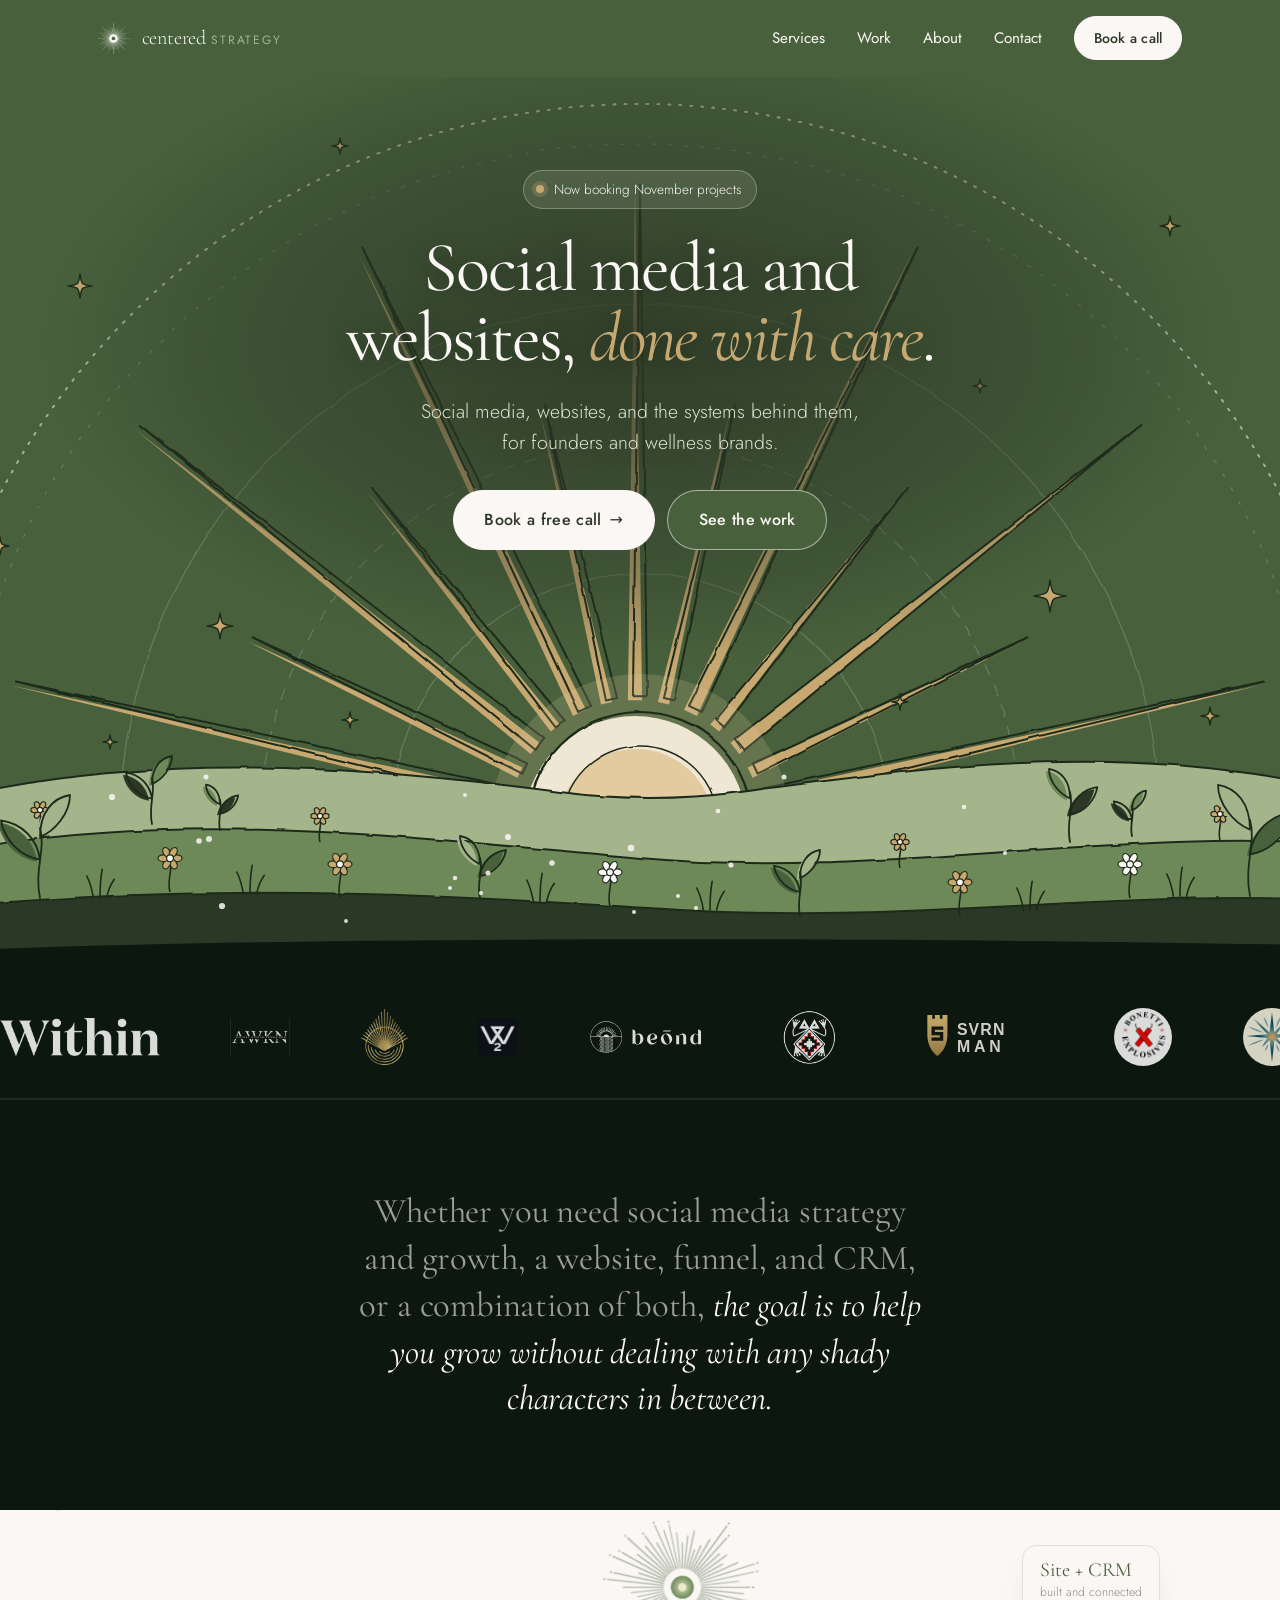
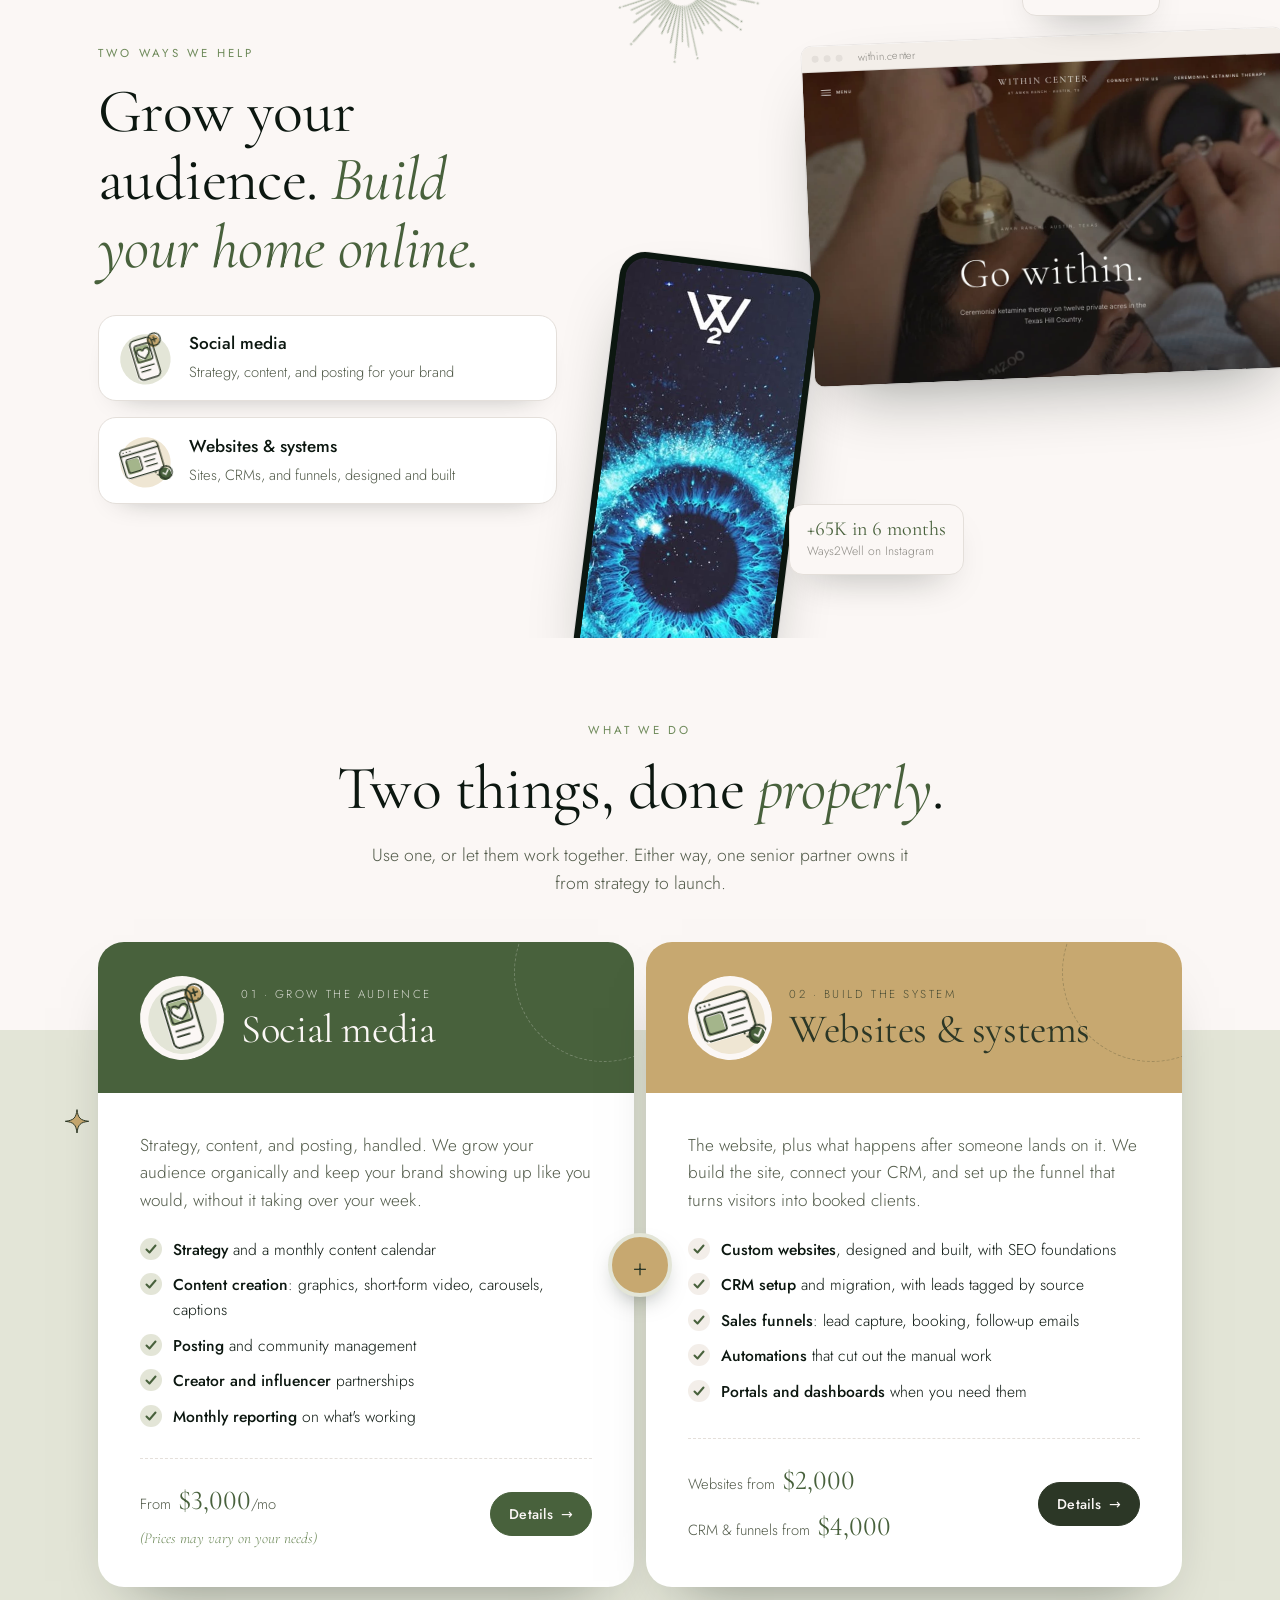
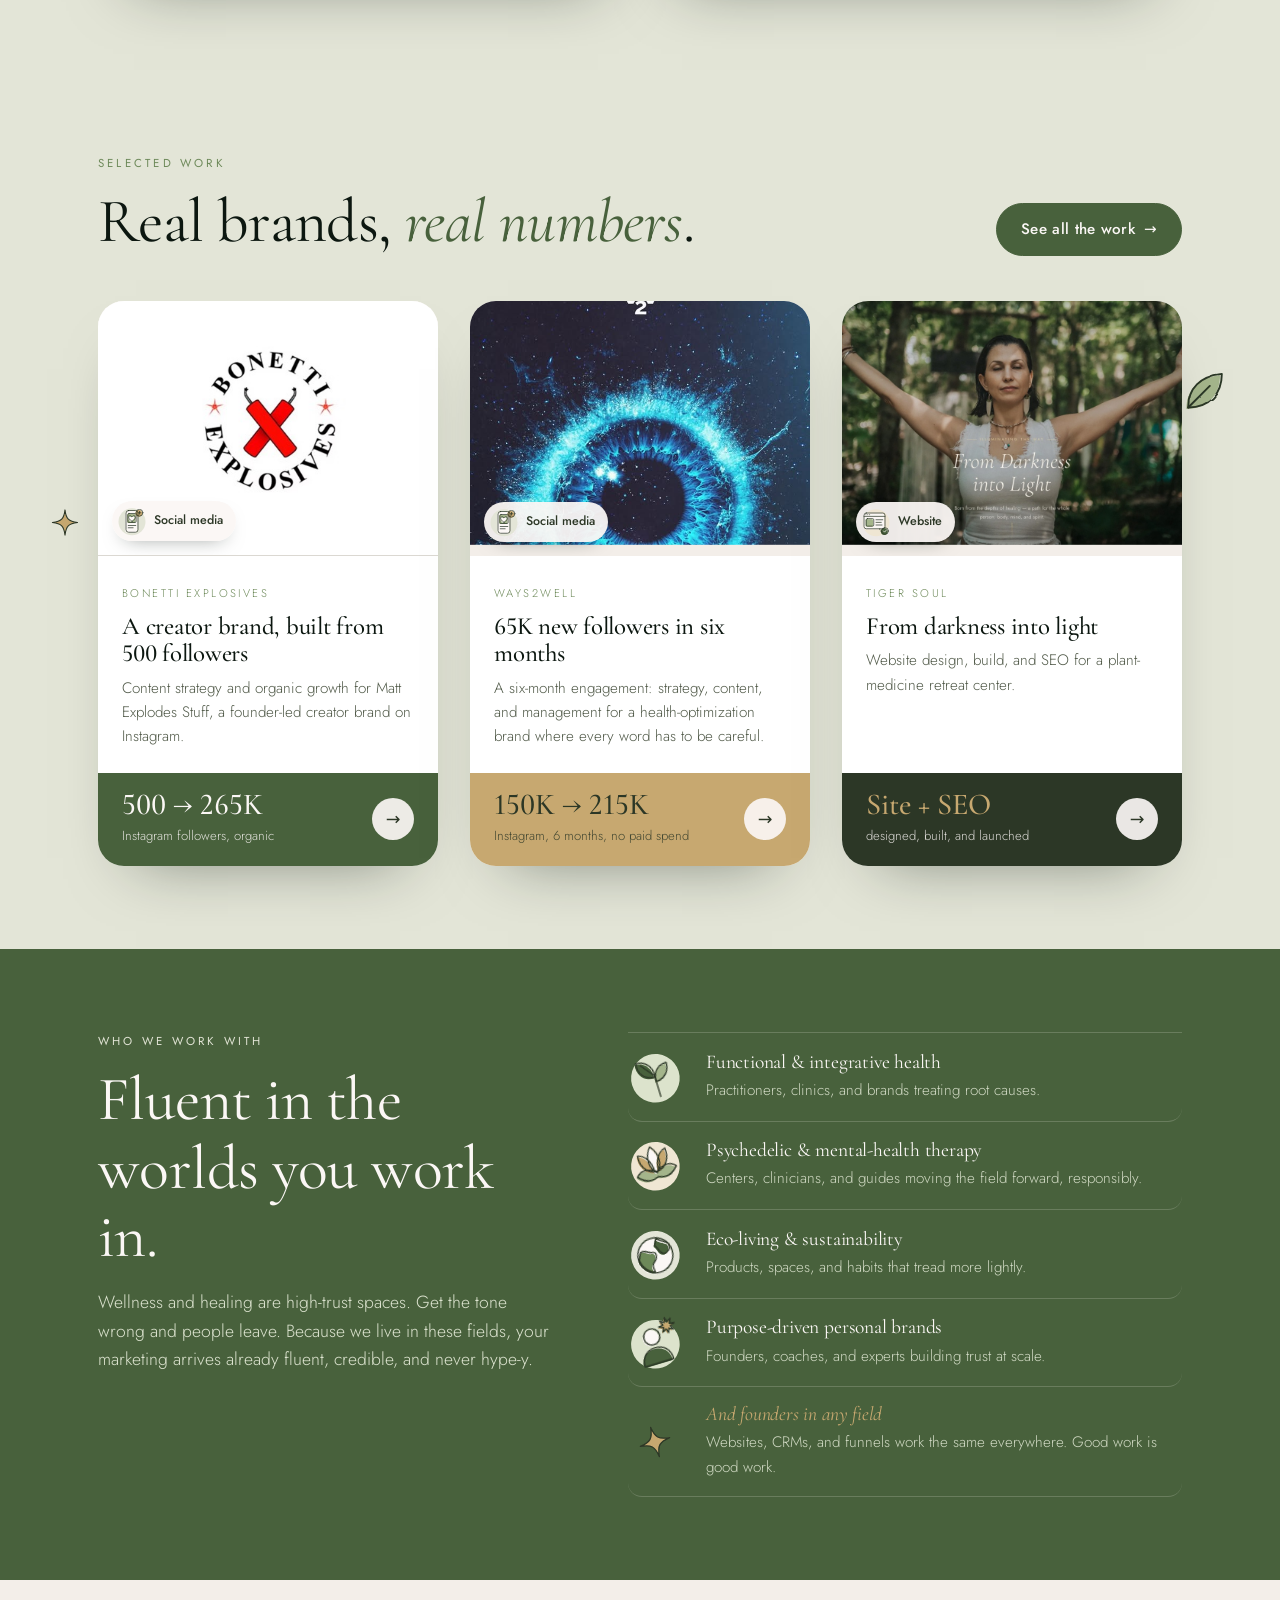
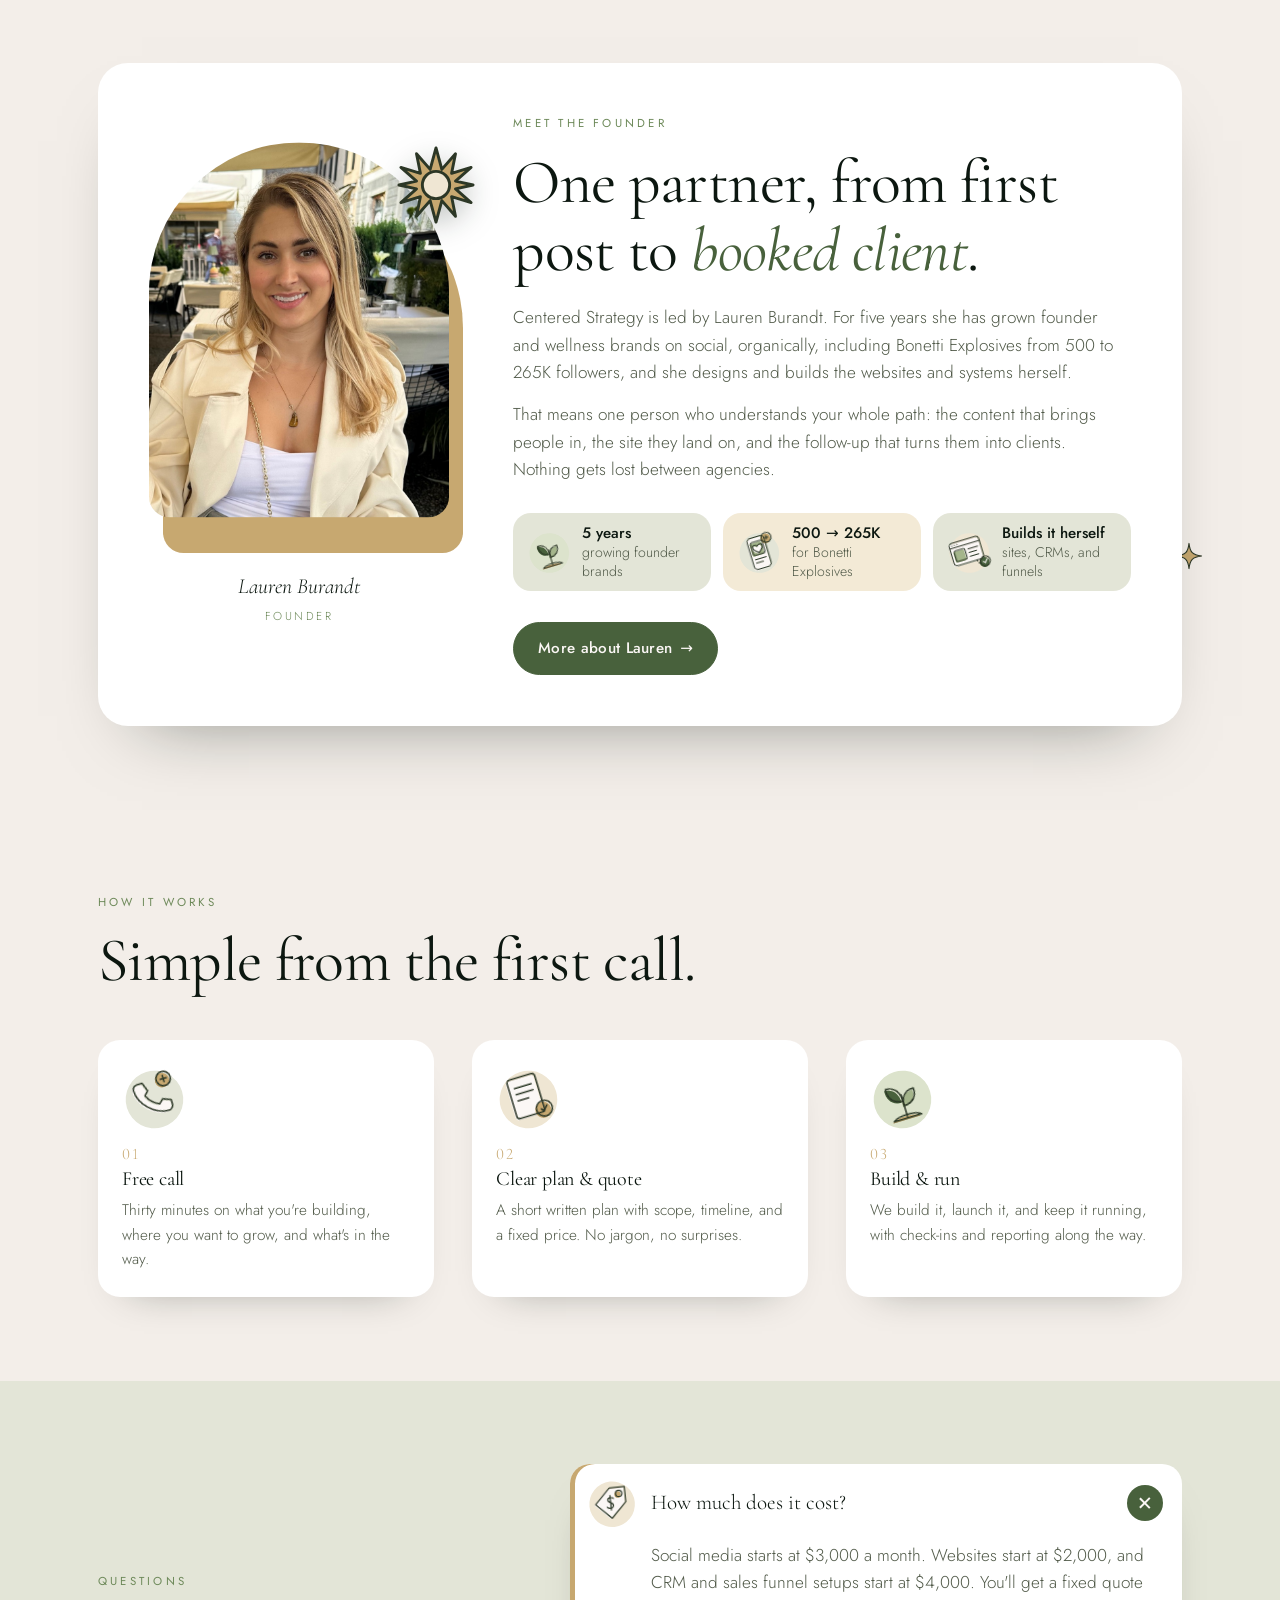
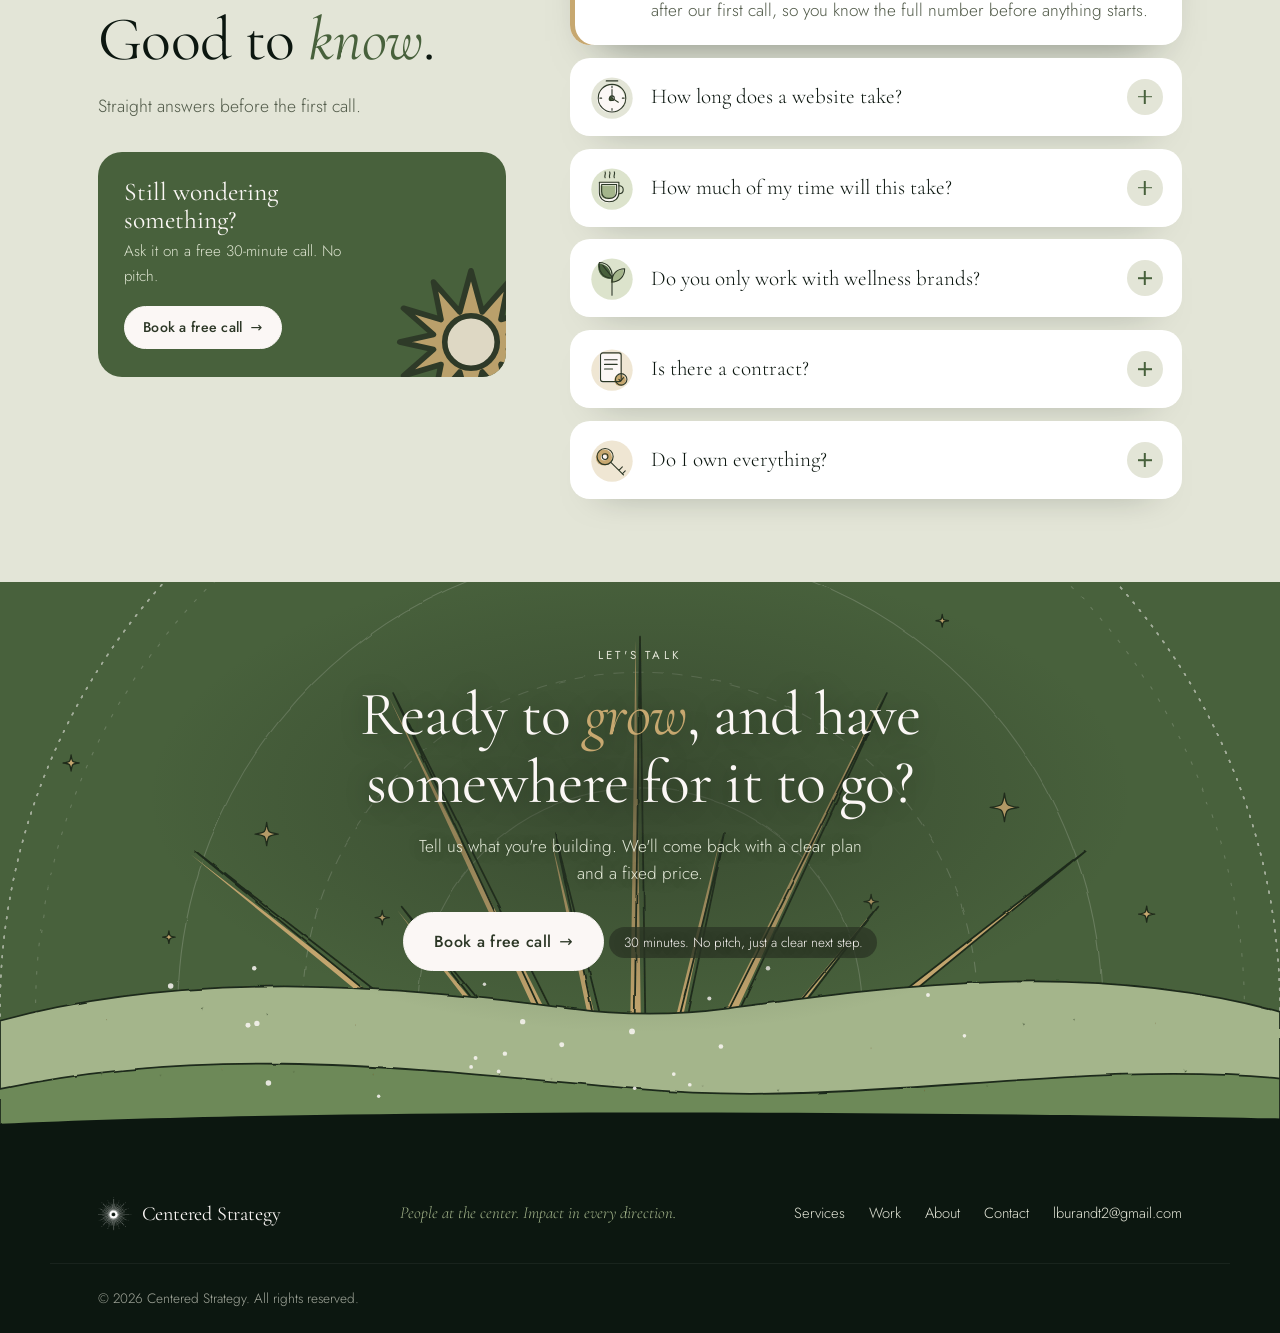
<file: index.html>
<!DOCTYPE html>
<html lang="en">
<head>
  <meta charset="UTF-8" />
  <meta name="viewport" content="width=device-width, initial-scale=1.0" />
  <title>Centered Strategy | Social media, websites & sales systems for founders</title>
  <meta name="description" content="Centered Strategy runs social media for founders, from strategy to posting, and builds the website, CRM, and sales funnel behind it. Deepest in wellness, open to any field." />
  <meta property="og:title" content="Centered Strategy | Social media, websites & sales systems for founders" />
  <meta property="og:description" content="Centered Strategy runs social media for founders, from strategy to posting, and builds the website, CRM, and sales funnel behind it. Deepest in wellness, open to any field." />
  <meta property="og:type" content="website" />
  <meta property="og:url" content="https://centeredstrategy.com/" />
  <meta property="og:site_name" content="Centered Strategy" />
  <meta property="og:image" content="https://centeredstrategy.com/assets/share.jpg" />
  <meta property="og:image:width" content="1200" />
  <meta property="og:image:height" content="630" />
  <meta property="og:image:alt" content="Centered Strategy logo: social media and websites, done with care." />
  <meta name="twitter:card" content="summary_large_image" />
  <meta name="twitter:image" content="https://centeredstrategy.com/assets/share.jpg" />
  <link rel="preconnect" href="https://fonts.googleapis.com" />
  <link rel="preconnect" href="https://fonts.gstatic.com" crossorigin />
  <link href="https://fonts.googleapis.com/css2?family=Cormorant+Garamond:ital,wght@0,400;0,500;0,600;1,400;1,500&family=Jost:wght@300;400;500&display=swap" rel="stylesheet" media="print" onload="this.media='all'" />
  <noscript><link href="https://fonts.googleapis.com/css2?family=Cormorant+Garamond:ital,wght@0,400;0,500;0,600;1,400;1,500&family=Jost:wght@300;400;500&display=swap" rel="stylesheet" /></noscript>
  <link rel="icon" type="image/png" href="assets/favicon.png" />
  <link rel="stylesheet" href="styles.css?v=28" />
  <link rel="stylesheet" href="design/site.css?v=11" />
</head>
<body class="home-sun">

  <header class="nav" id="nav">
    <div class="container nav__inner">
      <a href="index.html" class="brand" aria-label="Centered Strategy home">
        <img src="assets/logo-mark.png" alt="" class="brand__mark" width="34" height="34" />
        <span class="brand__name"><span class="brand__word">centered</span><span class="brand__strategy">Strategy</span></span>
      </a>
      <nav class="nav__links" aria-label="Primary">
        <a href="services.html">Services</a>
        <a href="projects.html">Work</a>
        <a href="about.html">About</a>
        <a href="contact.html">Contact</a>
      </nav>
      <a href="contact.html" class="btn btn--sm nav__cta">Book a call</a>
      <button class="nav__toggle" id="navToggle" aria-label="Open menu" aria-expanded="false" aria-controls="menu">
        <span></span><span></span><span></span>
      </button>
    </div>
  </header>

  <div class="menu" id="menu" aria-hidden="true">
    <nav class="menu__links" aria-label="Mobile">
      <a href="index.html" class="is-current">Home</a>
      <a href="services.html">Services</a>
      <a href="projects.html">Work</a>
      <a href="about.html">About</a>
      <a href="contact.html">Contact</a>
    </nav>
    <a href="contact.html" class="btn btn--lg btn--light">Book a free call</a>
  </div>

  <main id="top">

    <section class="hero-sun">
      <div class="container hero-sun__copy">
        <p class="badge"><span class="dot" aria-hidden="true"></span>Now booking November projects</p>
        <h1>Social media and websites, <em>done with care</em>.</h1>
        <p class="hero-sun__lede">Social media, websites, and the systems behind them, for founders and wellness brands.</p>
        <div class="hero__cta">
          <a href="contact.html" class="btn btn--lg btn--light">Book a free call <span aria-hidden="true">&rarr;</span></a>
          <a href="projects.html" class="btn btn--lg btn--outline">See the work</a>
        </div>
      </div>
      <svg class="scene" viewBox="0 -430 1440 900" preserveAspectRatio="xMidYMax slice" fill="none" aria-hidden="true">
  <defs>
    <filter id="rough" x="-5%" y="-5%" width="110%" height="110%">
      <feTurbulence type="fractalNoise" baseFrequency="0.03" numOctaves="2" seed="7" result="n"/>
      <feDisplacementMap in="SourceGraphic" in2="n" scale="3" xChannelSelector="R" yChannelSelector="G"/>
    </filter>
  </defs>
  <g stroke="#FBF7F5" stroke-width="1.6" stroke-dasharray="2 9" stroke-linecap="round" opacity=".5"><circle class="ripple" style="animation-delay:0s" cx="720" cy="318" r="720"/><circle class="ripple" style="animation-delay:2.5s" cx="720" cy="318" r="720"/><circle class="ripple" style="animation-delay:5s" cx="720" cy="318" r="720"/></g>
  <g stroke="#FBF7F5" stroke-width="1.2" opacity=".18" filter="url(#rough)">
    <circle cx="720" cy="318" r="250"/><circle cx="720" cy="318" r="380" stroke-dasharray="12 10"/><circle cx="720" cy="318" r="520"/><circle cx="720" cy="318" r="680" stroke-dasharray="4 12"/>
  </g>
  <g class="sun">
    <g class="rays">
      <path d="M712.9 190.2 L720.0 -322.0 L727.1 190.2 Z M742.9 192.1 L815.7 -101.2 L754.0 194.6 Z M769.0 199.8 L997.7 -258.6 L781.9 206.0 Z M795.3 214.5 L988.1 -18.2 L804.2 221.6 Z M815.5 232.7 L1220.4 -81.0 L824.4 243.9 Z M832.7 257.4 L1107.4 131.4 L837.7 267.7 Z M843.0 282.6 L1344.0 175.6 L846.2 296.5 Z M847.9 312.3 L1150.0 318.0 L847.9 323.7 Z M846.2 339.5 L1344.0 460.4 L843.0 353.4 Z M837.7 368.3 L1107.4 504.6 L832.7 378.6 Z M824.4 392.1 L1220.4 717.0 L815.5 403.3 Z M804.2 414.4 L988.1 654.2 L795.3 421.5 Z M781.9 430.0 L997.7 894.6 L769.0 436.2 Z M754.0 441.4 L815.7 737.2 L742.9 443.9 Z M727.1 445.8 L720.0 958.0 L712.9 445.8 Z M697.1 443.9 L624.3 737.2 L686.0 441.4 Z M671.0 436.2 L442.3 894.6 L658.1 430.0 Z M644.7 421.5 L451.9 654.2 L635.8 414.4 Z M624.5 403.3 L219.6 717.0 L615.6 392.1 Z M607.3 378.6 L332.6 504.6 L602.3 368.3 Z M597.0 353.4 L96.0 460.4 L593.8 339.5 Z M592.1 323.7 L290.0 318.0 L592.1 312.3 Z M593.8 296.5 L96.0 175.6 L597.0 282.6 Z M602.3 267.7 L332.6 131.4 L607.3 257.4 Z M615.6 243.9 L219.6 -81.0 L624.5 232.7 Z M635.8 221.6 L451.9 -18.2 L644.7 214.5 Z M658.1 206.0 L442.3 -258.6 L671.0 199.8 Z M686.0 194.6 L624.3 -101.2 L697.1 192.1 Z" fill="#C7A870" transform="translate(-5 4)"/>
      <path d="M712.9 190.2 L720.0 -322.0 L727.1 190.2 Z M742.9 192.1 L815.7 -101.2 L754.0 194.6 Z M769.0 199.8 L997.7 -258.6 L781.9 206.0 Z M795.3 214.5 L988.1 -18.2 L804.2 221.6 Z M815.5 232.7 L1220.4 -81.0 L824.4 243.9 Z M832.7 257.4 L1107.4 131.4 L837.7 267.7 Z M843.0 282.6 L1344.0 175.6 L846.2 296.5 Z M847.9 312.3 L1150.0 318.0 L847.9 323.7 Z M846.2 339.5 L1344.0 460.4 L843.0 353.4 Z M837.7 368.3 L1107.4 504.6 L832.7 378.6 Z M824.4 392.1 L1220.4 717.0 L815.5 403.3 Z M804.2 414.4 L988.1 654.2 L795.3 421.5 Z M781.9 430.0 L997.7 894.6 L769.0 436.2 Z M754.0 441.4 L815.7 737.2 L742.9 443.9 Z M727.1 445.8 L720.0 958.0 L712.9 445.8 Z M697.1 443.9 L624.3 737.2 L686.0 441.4 Z M671.0 436.2 L442.3 894.6 L658.1 430.0 Z M644.7 421.5 L451.9 654.2 L635.8 414.4 Z M624.5 403.3 L219.6 717.0 L615.6 392.1 Z M607.3 378.6 L332.6 504.6 L602.3 368.3 Z M597.0 353.4 L96.0 460.4 L593.8 339.5 Z M592.1 323.7 L290.0 318.0 L592.1 312.3 Z M593.8 296.5 L96.0 175.6 L597.0 282.6 Z M602.3 267.7 L332.6 131.4 L607.3 257.4 Z M615.6 243.9 L219.6 -81.0 L624.5 232.7 Z M635.8 221.6 L451.9 -18.2 L644.7 214.5 Z M658.1 206.0 L442.3 -258.6 L671.0 199.8 Z M686.0 194.6 L624.3 -101.2 L697.1 192.1 Z" stroke="#1E2A1A" stroke-width="2" stroke-linejoin="round" filter="url(#rough)"/>
    </g>
    <circle class="glow" cx="720" cy="318" r="150" fill="#E2CC9F" opacity=".18"/>
    <circle cx="715" cy="322" r="112" fill="#EFE6D3"/>
    <circle cx="716" cy="321" r="78" fill="#E2CC9F"/>
    <g stroke="#1E2A1A" stroke-width="2.2" filter="url(#rough)">
      <circle cx="720" cy="318" r="112"/><circle cx="720" cy="318" r="78" stroke-width="1.4"/>
    </g>
  </g>
  <g filter="url(#rough)" stroke="#1E2A1A" stroke-width="2" stroke-linejoin="round">
    <path class="hill h1" d="M0 300 C220 240 460 262 640 286 C700 294 760 294 820 286 C1000 262 1220 230 1440 290 V470 H0 Z" fill="#A4B58B"/>
    <path class="hill h2" d="M0 352 C240 300 470 330 720 352 C960 374 1210 318 1440 340 V470 H0 Z" fill="#6D8959"/>
    <path class="hill h3" d="M0 404 C300 372 560 392 760 404 C1000 418 1220 380 1440 396 V470 H0 Z" fill="#2C3726"/>
  </g>
  <path d="M0 446 C380 428 1060 432 1440 440 V470 H0 Z" fill="#0C1710"/>
  <g class="plants"><g class="sway" style="animation-delay:0.7s"><path d="M232 292.7 C218.0 290.7 208.0 278.7 206.0 266.7 C220.0 268.7 230.0 278.7 232 292.7 Z" fill="#2C3726" transform="translate(-3 2)"/><path d="M232 278.0 C242.0 274.0 252.0 262.0 252.0 250.0 C240.0 252.0 232 262.0 232 278.0 Z" fill="#6D8959" transform="translate(-3 2)"/><g stroke="#1E2A1A" stroke-width="1.8" stroke-linejoin="round" stroke-linecap="round"><path d="M232 318 C228.0 299.6 236.0 285.8 232 272"/><path d="M232 292.7 C218.0 290.7 208.0 278.7 206.0 266.7 C220.0 268.7 230.0 278.7 232 292.7 Z"/><path d="M232 278.0 C242.0 274.0 252.0 262.0 252.0 250.0 C240.0 252.0 232 262.0 232 278.0 Z"/></g></g><g class="sway" style="animation-delay:0.3s"><path d="M300 307.5 C309.8 306.1 316.8 297.7 318.2 289.3 C308.4 290.7 301.4 297.7 300 307.5 Z" fill="#2C3726" transform="translate(-3 2)"/><path d="M300 298.2 C293.0 295.4 286.0 287.0 286.0 278.6 C294.4 280.0 300 287.0 300 298.2 Z" fill="#6D8959" transform="translate(-3 2)"/><g stroke="#1E2A1A" stroke-width="1.8" stroke-linejoin="round" stroke-linecap="round"><path d="M300 324 C297.2 312.0 302.8 303.0 300 294"/><path d="M300 307.5 C309.8 306.1 316.8 297.7 318.2 289.3 C308.4 290.7 301.4 297.7 300 307.5 Z"/><path d="M300 298.2 C293.0 295.4 286.0 287.0 286.0 278.6 C294.4 280.0 300 287.0 300 298.2 Z"/></g></g><g class="sway" style="animation-delay:1.2s"><path d="M1150 308.5 C1164.7 306.4 1175.2 293.8 1177.3 281.2 C1162.6 283.3 1152.1 293.8 1150 308.5 Z" fill="#2C3726" transform="translate(-3 2)"/><path d="M1150 292.3 C1139.5 288.1 1129.0 275.5 1129.0 262.9 C1141.6 265.0 1150 275.5 1150 292.3 Z" fill="#6D8959" transform="translate(-3 2)"/><g stroke="#1E2A1A" stroke-width="1.8" stroke-linejoin="round" stroke-linecap="round"><path d="M1150 336 C1145.8 316.0 1154.2 301.0 1150 286"/><path d="M1150 308.5 C1164.7 306.4 1175.2 293.8 1177.3 281.2 C1162.6 283.3 1152.1 293.8 1150 308.5 Z"/><path d="M1150 292.3 C1139.5 288.1 1129.0 275.5 1129.0 262.9 C1141.6 265.0 1150 275.5 1150 292.3 Z"/></g></g><g class="sway" style="animation-delay:0.5s"><path d="M1212 313.5 C1202.2 312.1 1195.2 303.7 1193.8 295.3 C1203.6 296.7 1210.6 303.7 1212 313.5 Z" fill="#2C3726" transform="translate(-3 2)"/><path d="M1212 304.2 C1219.0 301.4 1226.0 293.0 1226.0 284.6 C1217.6 286.0 1212 293.0 1212 304.2 Z" fill="#6D8959" transform="translate(-3 2)"/><g stroke="#1E2A1A" stroke-width="1.8" stroke-linejoin="round" stroke-linecap="round"><path d="M1212 330 C1209.2 318.0 1214.8 309.0 1212 300"/><path d="M1212 313.5 C1202.2 312.1 1195.2 303.7 1193.8 295.3 C1203.6 296.7 1210.6 303.7 1212 313.5 Z"/><path d="M1212 304.2 C1219.0 301.4 1226.0 293.0 1226.0 284.6 C1217.6 286.0 1212 293.0 1212 304.2 Z"/></g></g><g class="sway" style="animation-delay:0.2s"><path d="M400 336 C397.0 326.0 403.0 318.0 400 310.0" stroke="#1E2A1A" stroke-width="1.6"/><g fill="#C7A870" stroke="#1E2A1A" stroke-width="1.2"><ellipse cx="405.0" cy="310.0" rx="4.2" ry="2.6" transform="rotate(0 405.0 310.0)"/><ellipse cx="402.5" cy="314.3" rx="4.2" ry="2.6" transform="rotate(60 402.5 314.3)"/><ellipse cx="397.5" cy="314.3" rx="4.2" ry="2.6" transform="rotate(120 397.5 314.3)"/><ellipse cx="395.0" cy="310.0" rx="4.2" ry="2.6" transform="rotate(180 395.0 310.0)"/><ellipse cx="397.5" cy="305.7" rx="4.2" ry="2.6" transform="rotate(240 397.5 305.7)"/><ellipse cx="402.5" cy="305.7" rx="4.2" ry="2.6" transform="rotate(300 402.5 305.7)"/></g><circle cx="400" cy="310.0" r="2.6" fill="#FBF7F5" stroke="#1E2A1A" stroke-width="1.2"/></g><g class="sway" style="animation-delay:1.2s"><path d="M980 362 C977.0 352.0 983.0 344.0 980 336.0" stroke="#1E2A1A" stroke-width="1.6"/><g fill="#C7A870" stroke="#1E2A1A" stroke-width="1.2"><ellipse cx="985.0" cy="336.0" rx="4.2" ry="2.6" transform="rotate(0 985.0 336.0)"/><ellipse cx="982.5" cy="340.3" rx="4.2" ry="2.6" transform="rotate(60 982.5 340.3)"/><ellipse cx="977.5" cy="340.3" rx="4.2" ry="2.6" transform="rotate(120 977.5 340.3)"/><ellipse cx="975.0" cy="336.0" rx="4.2" ry="2.6" transform="rotate(180 975.0 336.0)"/><ellipse cx="977.5" cy="331.7" rx="4.2" ry="2.6" transform="rotate(240 977.5 331.7)"/><ellipse cx="982.5" cy="331.7" rx="4.2" ry="2.6" transform="rotate(300 982.5 331.7)"/></g><circle cx="980" cy="336.0" r="2.6" fill="#FBF7F5" stroke="#1E2A1A" stroke-width="1.2"/></g><g class="sway" style="animation-delay:2.8s"><path d="M1300 334 C1297.0 324.0 1303.0 316.0 1300 308.0" stroke="#1E2A1A" stroke-width="1.6"/><g fill="#C7A870" stroke="#1E2A1A" stroke-width="1.2"><ellipse cx="1305.0" cy="308.0" rx="4.2" ry="2.6" transform="rotate(0 1305.0 308.0)"/><ellipse cx="1302.5" cy="312.3" rx="4.2" ry="2.6" transform="rotate(60 1302.5 312.3)"/><ellipse cx="1297.5" cy="312.3" rx="4.2" ry="2.6" transform="rotate(120 1297.5 312.3)"/><ellipse cx="1295.0" cy="308.0" rx="4.2" ry="2.6" transform="rotate(180 1295.0 308.0)"/><ellipse cx="1297.5" cy="303.7" rx="4.2" ry="2.6" transform="rotate(240 1297.5 303.7)"/><ellipse cx="1302.5" cy="303.7" rx="4.2" ry="2.6" transform="rotate(300 1302.5 303.7)"/></g><circle cx="1300" cy="308.0" r="2.6" fill="#FBF7F5" stroke="#1E2A1A" stroke-width="1.2"/></g><g class="sway" style="animation-delay:2.4s"><path d="M120 330 C117.0 320.0 123.0 312.0 120 304.0" stroke="#1E2A1A" stroke-width="1.6"/><g fill="#C7A870" stroke="#1E2A1A" stroke-width="1.2"><ellipse cx="125.0" cy="304.0" rx="4.2" ry="2.6" transform="rotate(0 125.0 304.0)"/><ellipse cx="122.5" cy="308.3" rx="4.2" ry="2.6" transform="rotate(60 122.5 308.3)"/><ellipse cx="117.5" cy="308.3" rx="4.2" ry="2.6" transform="rotate(120 117.5 308.3)"/><ellipse cx="115.0" cy="304.0" rx="4.2" ry="2.6" transform="rotate(180 115.0 304.0)"/><ellipse cx="117.5" cy="299.7" rx="4.2" ry="2.6" transform="rotate(240 117.5 299.7)"/><ellipse cx="122.5" cy="299.7" rx="4.2" ry="2.6" transform="rotate(300 122.5 299.7)"/></g><circle cx="120" cy="304.0" r="2.6" fill="#FBF7F5" stroke="#1E2A1A" stroke-width="1.2"/></g><g class="sway" style="animation-delay:2.3s"><path d="M120 353.5 C99.0 350.5 84.0 332.5 81.0 314.5 C102.0 317.5 117.0 332.5 120 353.5 Z" fill="#48613C" transform="translate(-3 2)"/><path d="M120 331.0 C135.0 325.0 150.0 307.0 150.0 289.0 C132.0 292.0 120 307.0 120 331.0 Z" fill="#A4B58B" transform="translate(-3 2)"/><g stroke="#1E2A1A" stroke-width="1.8" stroke-linejoin="round" stroke-linecap="round"><path d="M120 392 C114.0 364.0 126.0 343.0 120 322"/><path d="M120 353.5 C99.0 350.5 84.0 332.5 81.0 314.5 C102.0 317.5 117.0 332.5 120 353.5 Z"/><path d="M120 331.0 C135.0 325.0 150.0 307.0 150.0 289.0 C132.0 292.0 120 307.0 120 331.0 Z"/></g></g><g class="sway" style="animation-delay:0.7s"><path d="M1330 348.2 C1352.4 345.0 1368.4 325.8 1371.6 306.59999999999997 C1349.2 309.79999999999995 1333.2 325.8 1330 348.2 Z" fill="#48613C" transform="translate(-3 2)"/><path d="M1330 323.6 C1314.0 317.2 1298.0 298.0 1298.0 278.8 C1317.2 282.0 1330 298.0 1330 323.6 Z" fill="#A4B58B" transform="translate(-3 2)"/><g stroke="#1E2A1A" stroke-width="1.8" stroke-linejoin="round" stroke-linecap="round"><path d="M1330 390 C1323.6 359.6 1336.4 336.8 1330 314"/><path d="M1330 348.2 C1352.4 345.0 1368.4 325.8 1371.6 306.59999999999997 C1349.2 309.79999999999995 1333.2 325.8 1330 348.2 Z"/><path d="M1330 323.6 C1314.0 317.2 1298.0 298.0 1298.0 278.8 C1317.2 282.0 1330 298.0 1330 323.6 Z"/></g></g><g class="sway" style="animation-delay:1.6s"><path d="M560 370.0 C574.0 368.0 584.0 356.0 586.0 344.0 C572.0 346.0 562.0 356.0 560 370.0 Z" fill="#48613C" transform="translate(-3 2)"/><path d="M560 358.0 C550.0 354.0 540.0 342.0 540.0 330.0 C552.0 332.0 560 342.0 560 358.0 Z" fill="#A4B58B" transform="translate(-3 2)"/><g stroke="#1E2A1A" stroke-width="1.8" stroke-linejoin="round" stroke-linecap="round"><path d="M560 392 C556.0 376.0 564.0 364.0 560 352"/><path d="M560 370.0 C574.0 368.0 584.0 356.0 586.0 344.0 C572.0 346.0 562.0 356.0 560 370.0 Z"/><path d="M560 358.0 C550.0 354.0 540.0 342.0 540.0 330.0 C552.0 332.0 560 342.0 560 358.0 Z"/></g></g><g class="sway" style="animation-delay:0.8s"><path d="M880 385.8 C866.0 383.8 856.0 371.8 854.0 359.8 C868.0 361.8 878.0 371.8 880 385.8 Z" fill="#48613C" transform="translate(-3 2)"/><path d="M880 372.0 C890.0 368.0 900.0 356.0 900.0 344.0 C888.0 346.0 880 356.0 880 372.0 Z" fill="#A4B58B" transform="translate(-3 2)"/><g stroke="#1E2A1A" stroke-width="1.8" stroke-linejoin="round" stroke-linecap="round"><path d="M880 410 C876.0 392.4 884.0 379.2 880 366"/><path d="M880 385.8 C866.0 383.8 856.0 371.8 854.0 359.8 C868.0 361.8 878.0 371.8 880 385.8 Z"/><path d="M880 372.0 C890.0 368.0 900.0 356.0 900.0 344.0 C888.0 346.0 880 356.0 880 372.0 Z"/></g></g><g class="sway" style="animation-delay:2.5s"><path d="M250 386 C246.1 373.0 253.9 362.6 250 352.2" stroke="#1E2A1A" stroke-width="1.6"/><g fill="#C7A870" stroke="#1E2A1A" stroke-width="1.2"><ellipse cx="256.5" cy="352.2" rx="5.5" ry="3.4" transform="rotate(0 256.5 352.2)"/><ellipse cx="253.2" cy="357.8" rx="5.5" ry="3.4" transform="rotate(60 253.2 357.8)"/><ellipse cx="246.8" cy="357.8" rx="5.5" ry="3.4" transform="rotate(120 246.8 357.8)"/><ellipse cx="243.5" cy="352.2" rx="5.5" ry="3.4" transform="rotate(180 243.5 352.2)"/><ellipse cx="246.8" cy="346.6" rx="5.5" ry="3.4" transform="rotate(240 246.8 346.6)"/><ellipse cx="253.2" cy="346.6" rx="5.5" ry="3.4" transform="rotate(300 253.2 346.6)"/></g><circle cx="250" cy="352.2" r="3.4" fill="#FBF7F5" stroke="#1E2A1A" stroke-width="1.2"/></g><g class="sway" style="animation-delay:0.6s"><path d="M690 400 C686.1 387.0 693.9 376.6 690 366.2" stroke="#1E2A1A" stroke-width="1.6"/><g fill="#FBF7F5" stroke="#1E2A1A" stroke-width="1.2"><ellipse cx="696.5" cy="366.2" rx="5.5" ry="3.4" transform="rotate(0 696.5 366.2)"/><ellipse cx="693.2" cy="371.8" rx="5.5" ry="3.4" transform="rotate(60 693.2 371.8)"/><ellipse cx="686.8" cy="371.8" rx="5.5" ry="3.4" transform="rotate(120 686.8 371.8)"/><ellipse cx="683.5" cy="366.2" rx="5.5" ry="3.4" transform="rotate(180 683.5 366.2)"/><ellipse cx="686.8" cy="360.6" rx="5.5" ry="3.4" transform="rotate(240 686.8 360.6)"/><ellipse cx="693.2" cy="360.6" rx="5.5" ry="3.4" transform="rotate(300 693.2 360.6)"/></g><circle cx="690" cy="366.2" r="3.4" fill="#FBF7F5" stroke="#1E2A1A" stroke-width="1.2"/></g><g class="sway" style="animation-delay:2.5s"><path d="M1040 410 C1036.1 397.0 1043.9 386.6 1040 376.2" stroke="#1E2A1A" stroke-width="1.6"/><g fill="#C7A870" stroke="#1E2A1A" stroke-width="1.2"><ellipse cx="1046.5" cy="376.2" rx="5.5" ry="3.4" transform="rotate(0 1046.5 376.2)"/><ellipse cx="1043.2" cy="381.8" rx="5.5" ry="3.4" transform="rotate(60 1043.2 381.8)"/><ellipse cx="1036.8" cy="381.8" rx="5.5" ry="3.4" transform="rotate(120 1036.8 381.8)"/><ellipse cx="1033.5" cy="376.2" rx="5.5" ry="3.4" transform="rotate(180 1033.5 376.2)"/><ellipse cx="1036.8" cy="370.6" rx="5.5" ry="3.4" transform="rotate(240 1036.8 370.6)"/><ellipse cx="1043.2" cy="370.6" rx="5.5" ry="3.4" transform="rotate(300 1043.2 370.6)"/></g><circle cx="1040" cy="376.2" r="3.4" fill="#FBF7F5" stroke="#1E2A1A" stroke-width="1.2"/></g><g class="sway" style="animation-delay:2.4s"><path d="M1210 392 C1206.1 379.0 1213.9 368.6 1210 358.2" stroke="#1E2A1A" stroke-width="1.6"/><g fill="#FBF7F5" stroke="#1E2A1A" stroke-width="1.2"><ellipse cx="1216.5" cy="358.2" rx="5.5" ry="3.4" transform="rotate(0 1216.5 358.2)"/><ellipse cx="1213.2" cy="363.8" rx="5.5" ry="3.4" transform="rotate(60 1213.2 363.8)"/><ellipse cx="1206.8" cy="363.8" rx="5.5" ry="3.4" transform="rotate(120 1206.8 363.8)"/><ellipse cx="1203.5" cy="358.2" rx="5.5" ry="3.4" transform="rotate(180 1203.5 358.2)"/><ellipse cx="1206.8" cy="352.6" rx="5.5" ry="3.4" transform="rotate(240 1206.8 352.6)"/><ellipse cx="1213.2" cy="352.6" rx="5.5" ry="3.4" transform="rotate(300 1213.2 352.6)"/></g><circle cx="1210" cy="358.2" r="3.4" fill="#FBF7F5" stroke="#1E2A1A" stroke-width="1.2"/></g><g class="sway" style="animation-delay:0.5s"><path d="M420 392 C416.1 379.0 423.9 368.6 420 358.2" stroke="#1E2A1A" stroke-width="1.6"/><g fill="#C7A870" stroke="#1E2A1A" stroke-width="1.2"><ellipse cx="426.5" cy="358.2" rx="5.5" ry="3.4" transform="rotate(0 426.5 358.2)"/><ellipse cx="423.2" cy="363.8" rx="5.5" ry="3.4" transform="rotate(60 423.2 363.8)"/><ellipse cx="416.8" cy="363.8" rx="5.5" ry="3.4" transform="rotate(120 416.8 363.8)"/><ellipse cx="413.5" cy="358.2" rx="5.5" ry="3.4" transform="rotate(180 413.5 358.2)"/><ellipse cx="416.8" cy="352.6" rx="5.5" ry="3.4" transform="rotate(240 416.8 352.6)"/><ellipse cx="423.2" cy="352.6" rx="5.5" ry="3.4" transform="rotate(300 423.2 352.6)"/></g><circle cx="420" cy="358.2" r="3.4" fill="#FBF7F5" stroke="#1E2A1A" stroke-width="1.2"/></g><path class="sway" style="animation-delay:0.9s" d="M323.4 388 Q321.2 374.8 316.8 366.0 M330 388 Q330 370.4 332.2 359.4 M336.6 388 Q338.8 377.0 344.3 369.3" stroke="#1E2A1A" stroke-width="1.6" stroke-linecap="round"/><path class="sway" style="animation-delay:2.6s" d="M613.4 396 Q611.2 382.8 606.8 374.0 M620 396 Q620 378.4 622.2 367.4 M626.6 396 Q628.8 385.0 634.3 377.3" stroke="#1E2A1A" stroke-width="1.6" stroke-linecap="round"/><path class="sway" style="animation-delay:2.9s" d="M783.4 404 Q781.2 390.8 776.8 382.0 M790 404 Q790 386.4 792.2 375.4 M796.6 404 Q798.8 393.0 804.3 385.3" stroke="#1E2A1A" stroke-width="1.6" stroke-linecap="round"/><path class="sway" style="animation-delay:2.5s" d="M1103.4 404 Q1101.2 390.8 1096.8 382.0 M1110 404 Q1110 386.4 1112.2 375.4 M1116.6 404 Q1118.8 393.0 1124.3 385.3" stroke="#1E2A1A" stroke-width="1.6" stroke-linecap="round"/><path class="sway" style="animation-delay:1.1s" d="M173.4 392 Q171.2 378.8 166.8 370.0 M180 392 Q180 374.4 182.2 363.4 M186.6 392 Q188.8 381.0 194.3 373.3" stroke="#1E2A1A" stroke-width="1.6" stroke-linecap="round"/><path class="sway" style="animation-delay:2.5s" d="M1253.4 390 Q1251.2 376.8 1246.8 368.0 M1260 390 Q1260 372.4 1262.2 361.4 M1266.6 390 Q1268.8 379.0 1274.3 371.3" stroke="#1E2A1A" stroke-width="1.6" stroke-linecap="round"/></g>
  <g fill="#FBF7F5" opacity=".85"><circle class="seed" cx="811" cy="359" r="2.6" style="animation-delay:1.6s; animation-duration:10.4s"/><circle class="seed" cx="302" cy="400" r="3.1" style="animation-delay:0.1s; animation-duration:9.5s"/><circle class="seed" cx="758" cy="390" r="2.1" style="animation-delay:3.8s; animation-duration:9.4s"/><circle class="seed" cx="1044" cy="301" r="2.2" style="animation-delay:2.3s; animation-duration:12.0s"/><circle class="seed" cx="286" cy="271" r="2.5" style="animation-delay:9.0s; animation-duration:10.6s"/><circle class="seed" cx="1085" cy="347" r="2.0" style="animation-delay:6.1s; animation-duration:8.3s"/><circle class="seed" cx="535" cy="372" r="2.2" style="animation-delay:3.2s; animation-duration:11.7s"/><circle class="seed" cx="776" cy="402" r="2.1" style="animation-delay:2.9s; animation-duration:12.2s"/><circle class="seed" cx="588" cy="331" r="3.0" style="animation-delay:5.5s; animation-duration:9.2s"/><circle class="seed" cx="798" cy="305" r="2.3" style="animation-delay:0.2s; animation-duration:9.8s"/><circle class="seed" cx="289" cy="333" r="3.0" style="animation-delay:8.6s; animation-duration:8.1s"/><circle class="seed" cx="711" cy="342" r="3.3" style="animation-delay:7.0s; animation-duration:10.1s"/><circle class="seed" cx="279" cy="335" r="2.8" style="animation-delay:8.0s; animation-duration:9.5s"/><circle class="seed" cx="632" cy="357" r="2.8" style="animation-delay:1.4s; animation-duration:10.9s"/><circle class="seed" cx="864" cy="271" r="2.5" style="animation-delay:3.3s; animation-duration:12.0s"/><circle class="seed" cx="714" cy="406" r="2.0" style="animation-delay:8.8s; animation-duration:10.1s"/><circle class="seed" cx="545" cy="289" r="1.9" style="animation-delay:0.5s; animation-duration:8.8s"/><circle class="seed" cx="426" cy="415" r="1.9" style="animation-delay:4.4s; animation-duration:9.2s"/><circle class="seed" cx="192" cy="291" r="3.1" style="animation-delay:2.6s; animation-duration:13.0s"/><circle class="seed" cx="530" cy="382" r="2.1" style="animation-delay:3.9s; animation-duration:10.5s"/><circle class="seed" cx="568" cy="367" r="2.5" style="animation-delay:5.8s; animation-duration:10.1s"/><circle class="seed" cx="561" cy="387" r="2.1" style="animation-delay:0.3s; animation-duration:9.3s"/></g>
  <g fill="#C7A870" stroke="#1E2A1A" stroke-width="1.5" stroke-linejoin="round"><path class="tw" style="animation-delay:0s" d="M300 107 C301.56 118.44 301.56 118.44 313 120 C301.56 121.56 301.56 121.56 300 133 C298.44 121.56 298.44 121.56 287 120 C298.44 118.44 298.44 118.44 300 107 Z"/><path class="tw" style="animation-delay:0.8s" d="M1130 74 C1131.92 88.08 1131.92 88.08 1146 90 C1131.92 91.92 1131.92 91.92 1130 106 C1128.08 91.92 1128.08 91.92 1114 90 C1128.08 88.08 1128.08 88.08 1130 74 Z"/><path class="tw" style="animation-delay:1.6s" d="M980 188 C980.96 195.04 980.96 195.04 988 196 C980.96 196.96 980.96 196.96 980 204 C979.04 196.96 979.04 196.96 972 196 C979.04 195.04 979.04 195.04 980 188 Z"/><path class="tw" style="animation-delay:2.2s" d="M430 206 C430.96 213.04 430.96 213.04 438 214 C430.96 214.96 430.96 214.96 430 222 C429.04 214.96 429.04 214.96 422 214 C429.04 213.04 429.04 213.04 430 206 Z"/><path class="tw" style="animation-delay:1.1s" d="M190 229 C190.84 235.16 190.84 235.16 197 236 C190.84 236.84 190.84 236.84 190 243 C189.16 236.84 189.16 236.84 183 236 C189.16 235.16 189.16 235.16 190 229 Z"/><path class="tw" style="animation-delay:2.6s" d="M1290 201 C1291.08 208.92 1291.08 208.92 1299 210 C1291.08 211.08 1291.08 211.08 1290 219 C1288.92 211.08 1288.92 211.08 1281 210 C1288.92 208.92 1288.92 208.92 1290 201 Z"/><path class="tw" style="animation-delay:0.4s" d="M160 -232 C161.44 -221.44 161.44 -221.44 172 -220 C161.44 -218.56 161.44 -218.56 160 -208 C158.56 -218.56 158.56 -218.56 148 -220 C158.56 -221.44 158.56 -221.44 160 -232 Z"/><path class="tw" style="animation-delay:1.9s" d="M1250 -290 C1251.2 -281.2 1251.2 -281.2 1260 -280 C1251.2 -278.8 1251.2 -278.8 1250 -270 C1248.8 -278.8 1248.8 -278.8 1240 -280 C1248.8 -281.2 1248.8 -281.2 1250 -290 Z"/><path class="tw" style="animation-delay:2.8s" d="M420 -368 C420.96 -360.96 420.96 -360.96 428 -360 C420.96 -359.04 420.96 -359.04 420 -352 C419.04 -359.04 419.04 -359.04 412 -360 C419.04 -360.96 419.04 -360.96 420 -368 Z"/><path class="tw" style="animation-delay:1.3s" d="M1060 -127 C1060.84 -120.84 1060.84 -120.84 1067 -120 C1060.84 -119.16 1060.84 -119.16 1060 -113 C1059.16 -119.16 1059.16 -119.16 1053 -120 C1059.16 -120.84 1059.16 -120.84 1060 -127 Z"/><path class="tw" style="animation-delay:3.1s" d="M80 31 C81.08 38.92 81.08 38.92 89 40 C81.08 41.08 81.08 41.08 80 49 C78.92 41.08 78.92 41.08 71 40 C78.92 38.92 78.92 38.92 80 31 Z"/></g>
</svg>
    </section>

    <section class="proof" aria-label="Results">
    <div class="marquee" aria-label="Brands we've worked with">
      <div class="marquee__track">
        <img class="marquee__logo" src="assets/logo-within.png" alt="Within Center" />
        <img class="marquee__logo" src="assets/logo-awkn.png" alt="AWKN Ranch" />
        <img class="marquee__logo marquee__logo--mark" src="assets/logo-kuya.png" alt="Kuya Wellness" />
        <img class="marquee__logo" src="assets/logo-ways2well.png" alt="Ways2Well" />
        <img class="marquee__logo" src="assets/logo-beond.svg" alt="Beond Ibogaine" />
        <img class="marquee__logo marquee__logo--mark" src="assets/logo-otac.png" alt="Ancestral Encounters" />
        <img class="marquee__logo marquee__logo--svrn" src="assets/logo-svrn.svg" alt="SVRN Man" />
        <img class="marquee__logo marquee__logo--badge" src="assets/logo-bonetti.jpg" alt="Bonetti Explosives" />
        <img class="marquee__logo marquee__logo--badge" src="assets/logo-illuminating.jpg" alt="Illuminating Collective" />
        <img class="marquee__logo" src="assets/logo-within.png" alt="" aria-hidden="true" />
        <img class="marquee__logo" src="assets/logo-awkn.png" alt="" aria-hidden="true" />
        <img class="marquee__logo marquee__logo--mark" src="assets/logo-kuya.png" alt="" aria-hidden="true" />
        <img class="marquee__logo" src="assets/logo-ways2well.png" alt="" aria-hidden="true" />
        <img class="marquee__logo" src="assets/logo-beond.svg" alt="" aria-hidden="true" />
        <img class="marquee__logo marquee__logo--mark" src="assets/logo-otac.png" alt="" aria-hidden="true" />
        <img class="marquee__logo marquee__logo--svrn" src="assets/logo-svrn.svg" alt="" aria-hidden="true" />
        <img class="marquee__logo marquee__logo--badge" src="assets/logo-bonetti.jpg" alt="" aria-hidden="true" />
        <img class="marquee__logo marquee__logo--badge" src="assets/logo-illuminating.jpg" alt="" aria-hidden="true" />
      </div>
    </div>
    </section>

    <section class="statement" aria-label="Why us">
      <div class="container">
        <p class="statement__text reveal">Whether you need social media strategy and growth, a website, funnel, and CRM, or a combination of both, <span>the goal is to help you grow without dealing with any shady characters in between.</span></p>
      </div>
    </section>

    <section class="section both" aria-label="Both sides">
      <img class="floaty" data-speed="-0.12" src="design/icons/d-leaf.svg" alt="" style="left:4%; top:14%; width:46px" />
      <img class="floaty" data-speed="0.1" src="design/icons/d-spark.svg" alt="" style="right:6%; top:8%; width:30px" />
      <div class="container both__grid">
        <div class="both__copy" data-anim="up">
          <p class="eyebrow">Two ways we help</p>
          <h2 class="section__title">Grow your audience. <em>Build your home online.</em></h2>
          <ul class="both__list">
            <li data-anim="up" style="--d:.1s"><img src="design/icons/social.svg" alt="" /><div><strong>Social media</strong><span>Strategy, content, and posting for your brand</span></div></li>
            <li data-anim="up" style="--d:.2s"><img src="design/icons/systems.svg" alt="" /><div><strong>Websites &amp; systems</strong><span>Sites, CRMs, and funnels, designed and built</span></div></li>
          </ul>
        </div>
        <div class="collage" aria-hidden="true">
          <svg class="hero__mark" viewBox="0 0 300 300" data-speed="-0.08">
            <defs>
              <radialGradient id="glow" cx="50%" cy="50%" r="50%">
                <stop offset="0%" stop-color="#EDE9C9" />
                <stop offset="45%" stop-color="#A4B58B" />
                <stop offset="100%" stop-color="#6D8959" />
              </radialGradient>
            </defs>
            <g id="rays"></g>
            <circle class="core" cx="150" cy="150" r="18" fill="url(#glow)" />
            <circle class="core" cx="150" cy="150" r="6.5" fill="#EDE9C9" />
          </svg>
          <div class="collage__browser" data-anim="right">
            <figure class="frame frame--browser">
              <div class="frame__bar"><i></i><i></i><i></i><span>within.center</span></div>
              <img loading="lazy" decoding="async" src="assets/proj-within.jpg" alt="" />
            </figure>
          </div>
          <div class="collage__phone" data-anim="left" style="--d:.15s">
            <figure class="frame frame--phone"><img loading="lazy" decoding="async" src="assets/proj-ways2well.jpg" alt="" /></figure>
          </div>
          <div class="chip-stat chip-stat--a" data-anim="pop" style="--d:.45s"><strong>+65K in 6 months</strong><span>Ways2Well on Instagram</span></div>
          <div class="chip-stat chip-stat--b" data-anim="pop" style="--d:.6s"><strong>Site + CRM</strong><span>built and connected</span></div>
        </div>
      </div>
    </section>


    <section class="section svc" id="services">
      <img class="floaty svc__sun" data-speed="-0.15" src="design/icons/d-sun.svg" alt="" />
      <img class="floaty" data-speed="0.12" src="design/icons/d-spark.svg" alt="" style="left:5%; top:22%; width:26px" />
      <div class="container">
        <header class="section__head section__head--center" data-anim="up">
          <p class="eyebrow">What we do</p>
          <h2 class="section__title">Two things, done <em>properly</em>.</h2>
          <p class="section__sub">Use one, or let them work together. Either way, one senior partner owns it from strategy to launch.</p>
        </header>
        <div class="svc__grid">
          <article class="svc-card svc-card--social" id="social" data-anim="left">
            <div class="svc-card__top">
              <img class="svc-card__icon" src="design/icons/social.svg" alt="" />
              <div>
                <span class="svc-card__num">01 &middot; Grow the audience</span>
                <h3>Social media</h3>
              </div>
            </div>
            <div class="svc-card__body">
              <p class="svc-card__lede">Strategy, content, and posting, handled. We grow your audience organically and keep your brand showing up like you would, without it taking over your week.</p>
              <ul class="svc-card__list"><li data-anim="up" style="--d:0.15s"><span class="tick" aria-hidden="true"></span><span><strong>Strategy</strong> and a monthly content calendar</span></li><li data-anim="up" style="--d:0.22s"><span class="tick" aria-hidden="true"></span><span><strong>Content creation</strong>: graphics, short-form video, carousels, captions</span></li><li data-anim="up" style="--d:0.29s"><span class="tick" aria-hidden="true"></span><span><strong>Posting</strong> and community management</span></li><li data-anim="up" style="--d:0.36s"><span class="tick" aria-hidden="true"></span><span><strong>Creator and influencer</strong> partnerships</span></li><li data-anim="up" style="--d:0.43s"><span class="tick" aria-hidden="true"></span><span><strong>Monthly reporting</strong> on what's working</span></li></ul>
              <div class="svc-card__foot">
                <div class="prices"><span class="price">From <strong>$3,000</strong>/mo</span><span class="price-note">(Prices may vary on your needs)</span></div>
                <a href="services.html#social" class="btn btn--sm">Details <span aria-hidden="true">&rarr;</span></a>
              </div>
            </div>
          </article>
          <div class="svc__join" aria-hidden="true" data-anim="pop" style="--d:.35s"><span>+</span></div>
          <article class="svc-card svc-card--systems" id="systems" data-anim="right">
            <div class="svc-card__top">
              <img class="svc-card__icon" src="design/icons/systems.svg" alt="" />
              <div>
                <span class="svc-card__num">02 &middot; Build the system</span>
                <h3>Websites &amp; systems</h3>
              </div>
            </div>
            <div class="svc-card__body">
              <p class="svc-card__lede">The website, plus what happens after someone lands on it. We build the site, connect your CRM, and set up the funnel that turns visitors into booked clients.</p>
              <ul class="svc-card__list"><li data-anim="up" style="--d:0.15s"><span class="tick" aria-hidden="true"></span><span><strong>Custom websites</strong>, designed and built, with SEO foundations</span></li><li data-anim="up" style="--d:0.22s"><span class="tick" aria-hidden="true"></span><span><strong>CRM setup</strong> and migration, with leads tagged by source</span></li><li data-anim="up" style="--d:0.29s"><span class="tick" aria-hidden="true"></span><span><strong>Sales funnels</strong>: lead capture, booking, follow-up emails</span></li><li data-anim="up" style="--d:0.36s"><span class="tick" aria-hidden="true"></span><span><strong>Automations</strong> that cut out the manual work</span></li><li data-anim="up" style="--d:0.43s"><span class="tick" aria-hidden="true"></span><span><strong>Portals and dashboards</strong> when you need them</span></li></ul>
              <div class="svc-card__foot">
                <div class="prices">
                  <span class="price">Websites from <strong>$2,000</strong></span>
                  <span class="price">CRM &amp; funnels from <strong>$4,000</strong></span>
                </div>
                <a href="services.html#systems" class="btn btn--sm">Details <span aria-hidden="true">&rarr;</span></a>
              </div>
            </div>
          </article>
        </div>
      </div>
    </section>

    <section class="section work" id="work">
      <img class="floaty" data-speed="0.1" src="design/icons/d-spark.svg" alt="" style="left:4%; top:16%; width:28px" />
      <img class="floaty" data-speed="-0.12" src="design/icons/d-leaf.svg" alt="" style="right:4%; bottom:12%; width:48px" />
      <div class="container">
        <header class="work__head" data-anim="up">
          <div>
            <p class="eyebrow">Selected work</p>
            <h2 class="section__title">Real brands, <em>real numbers</em>.</h2>
          </div>
          <a href="projects.html" class="btn">See all the work <span aria-hidden="true">&rarr;</span></a>
        </header>
        <div class="work__grid">
          <a class="work-card work-card--pine" href="projects.html#social" data-anim="up" style="--d:0s">
            <div class="work-card__media"><div class="work-card__tile"><img src="assets/logo-bonetti.jpg" alt="Bonetti Explosives" /></div><span class="work-card__badge"><img src="design/icons/social.svg" alt="" />Social media</span></div>
            <div class="work-card__body">
              <span class="case__tag">Bonetti Explosives</span>
              <h3>A creator brand, built from 500 followers</h3>
              <p>Content strategy and organic growth for Matt Explodes Stuff, a founder-led creator brand on Instagram.</p>
            </div>
            <div class="work-card__result"><div><strong>500 &rarr; 265K</strong><span>Instagram followers, organic</span></div><span class="work-card__go" aria-hidden="true">&rarr;</span></div>
          </a>
          <a class="work-card work-card--honey" href="projects.html#social" data-anim="up" style="--d:0.12s">
            <div class="work-card__media"><img loading="lazy" decoding="async" src="assets/proj-ways2well.jpg" alt="A Ways2Well social post" /><span class="work-card__badge"><img src="design/icons/social.svg" alt="" />Social media</span></div>
            <div class="work-card__body">
              <span class="case__tag">Ways2Well</span>
              <h3>65K new followers in six months</h3>
              <p>A six-month engagement: strategy, content, and management for a health-optimization brand where every word has to be careful.</p>
            </div>
            <div class="work-card__result"><div><strong>150K &rarr; 215K</strong><span>Instagram, 6 months, no paid spend</span></div><span class="work-card__go" aria-hidden="true">&rarr;</span></div>
          </a>
          <a class="work-card work-card--forest" href="https://www.tigersoulretreats.com/" target="_blank" rel="noopener" data-anim="up" style="--d:0.24s">
            <div class="work-card__media"><img loading="lazy" decoding="async" src="assets/proj-tigersoul.jpg" alt="Tiger Soul Medicine Retreats website" /><span class="work-card__badge"><img src="design/icons/systems.svg" alt="" />Website</span></div>
            <div class="work-card__body">
              <span class="case__tag">Tiger Soul</span>
              <h3>From darkness into light</h3>
              <p>Website design, build, and SEO for a plant-medicine retreat center.</p>
            </div>
            <div class="work-card__result"><div><strong>Site + SEO</strong><span>designed, built, and launched</span></div><span class="work-card__go" aria-hidden="true">&rarr;</span></div>
          </a>
        </div>
      </div>
    </section>

    <section class="section who-green" id="who">
      <img class="floaty" data-speed="-0.1" src="design/icons/d-leaf.svg" alt="" style="right:5%; top:12%; width:52px" />
      <div class="container split">
        <header class="reveal">
          <p class="eyebrow">Who we work with</p>
          <h2 class="section__title">Fluent in the worlds you work in.</h2>
          <p class="section__sub">Wellness and healing are high-trust spaces. Get the tone wrong and people leave. Because we live in these fields, your marketing arrives already fluent, credible, and never hype-y.</p>
        </header>
        <div class="reveal">
          <ul class="niches">
            <li class="niche" data-anim="up" style="--d:0.00s"><img class="niche__icon" src="design/icons/leaf.svg" alt="" /><div><h3>Functional &amp; integrative health</h3><p>Practitioners, clinics, and brands treating root causes.</p></div></li>
            <li class="niche" data-anim="up" style="--d:0.08s"><img class="niche__icon" src="design/icons/lotus.svg" alt="" /><div><h3>Psychedelic &amp; mental-health therapy</h3><p>Centers, clinicians, and guides moving the field forward, responsibly.</p></div></li>
            <li class="niche" data-anim="up" style="--d:0.16s"><img class="niche__icon" src="design/icons/globe.svg" alt="" /><div><h3>Eco-living &amp; sustainability</h3><p>Products, spaces, and habits that tread more lightly.</p></div></li>
            <li class="niche" data-anim="up" style="--d:0.24s"><img class="niche__icon" src="design/icons/person.svg" alt="" /><div><h3>Purpose-driven personal brands</h3><p>Founders, coaches, and experts building trust at scale.</p></div></li>
            <li class="niche niche--open" data-anim="up" style="--d:.32s"><img class="niche__icon" src="design/icons/d-spark.svg" alt="" /><div><h3>And founders in any field</h3><p>Websites, CRMs, and funnels work the same everywhere. Good work is good work.</p></div></li>
          </ul>
        </div>
      </div>
    </section>

    <section class="section founder2" id="founder">
      <img class="floaty" data-speed="0.1" src="design/icons/d-spark.svg" alt="" style="right:6%; top:14%; width:28px" />
      <div class="container">
        <div class="founder2__card" data-anim="up">
          <div class="founder2__media">
            <div class="founder2__arch">
              <img loading="lazy" decoding="async" src="assets/lauren.jpg" alt="Lauren Burandt, founder of Centered Strategy" />
            </div>
            <img class="founder2__sun" src="design/icons/d-sun.svg" alt="" aria-hidden="true" />
            <p class="founder2__name">Lauren Burandt<span>Founder</span></p>
          </div>
          <div class="founder2__copy">
            <p class="eyebrow">Meet the founder</p>
            <h2 class="section__title">One partner, from first post to <em>booked client</em>.</h2>
            <p>Centered Strategy is led by Lauren Burandt. For five years she has grown founder and wellness brands on social, organically, including Bonetti Explosives from 500 to 265K followers, and she designs and builds the websites and systems herself.</p>
            <p>That means one person who understands your whole path: the content that brings people in, the site they land on, and the follow-up that turns them into clients. Nothing gets lost between agencies.</p>
            <ul class="founder2__facts">
              <li data-anim="up" style="--d:.15s"><img src="design/icons/sprout.svg" alt="" /><span><strong>5 years</strong> growing founder brands</span></li>
              <li data-anim="up" style="--d:.25s"><img src="design/icons/social.svg" alt="" /><span><strong>500 &rarr; 265K</strong> for Bonetti Explosives</span></li>
              <li data-anim="up" style="--d:.35s"><img src="design/icons/systems.svg" alt="" /><span><strong>Builds it herself</strong> sites, CRMs, and funnels</span></li>
            </ul>
            <a href="about.html" class="btn">More about Lauren <span aria-hidden="true">&rarr;</span></a>
          </div>
        </div>
      </div>
    </section>

    <section class="section" id="process">
      <div class="container">
        <header class="section__head reveal">
          <p class="eyebrow">How it works</p>
          <h2 class="section__title">Simple from the first call.</h2>
        </header>
        <ol class="steps">
          <li class="step" data-anim="up" style="--d:0.00s"><img class="step__icon" src="design/icons/call.svg" alt="" /><span class="step__num">01</span><h3>Free call</h3><p>Thirty minutes on what you're building, where you want to grow, and what's in the way.</p></li>
          <li class="step" data-anim="up" style="--d:0.12s"><img class="step__icon" src="design/icons/plan.svg" alt="" /><span class="step__num">02</span><h3>Clear plan &amp; quote</h3><p>A short written plan with scope, timeline, and a fixed price. No jargon, no surprises.</p></li>
          <li class="step" data-anim="up" style="--d:0.24s"><img class="step__icon" src="design/icons/sprout.svg" alt="" /><span class="step__num">03</span><h3>Build &amp; run</h3><p>We build it, launch it, and keep it running, with check-ins and reporting along the way.</p></li>
        </ol>
      </div>
    </section>

    <section class="section faq2" id="faq">
      <img class="floaty" data-speed="-0.1" src="design/icons/d-leaf.svg" alt="" style="right:5%; top:10%; width:46px" />
      <img class="floaty" data-speed="0.12" src="design/icons/d-spark.svg" alt="" style="left:6%; bottom:14%; width:28px" />
      <div class="container faq2__grid">
        <div class="faq2__side" data-anim="up">
          <p class="eyebrow">Questions</p>
          <h2 class="section__title">Good to <em>know</em>.</h2>
          <p class="section__sub">Straight answers before the first call.</p>
          <div class="faq2__ask">
            <img class="faq2__sun" src="design/icons/d-sun.svg" alt="" aria-hidden="true" />
            <p><strong>Still wondering something?</strong>Ask it on a free 30-minute call. No pitch.</p>
            <a href="contact.html" class="btn btn--light btn--sm">Book a free call <span aria-hidden="true">&rarr;</span></a>
          </div>
        </div>
        <div class="faq2__list">
            <details class="faq-card" data-anim="up" style="--d:0.00s" open>
              <summary><img src="design/icons/tag.svg" alt="" /><span>How much does it cost?</span><i aria-hidden="true"></i></summary>
              <p>Social media starts at $3,000 a month. Websites start at $2,000, and CRM and sales funnel setups start at $4,000. You'll get a fixed quote after our first call, so you know the full number before anything starts.</p>
            </details>
            <details class="faq-card" data-anim="up" style="--d:0.07s">
              <summary><img src="design/icons/clock.svg" alt="" /><span>How long does a website take?</span><i aria-hidden="true"></i></summary>
              <p>Most websites take three to six weeks from kickoff to launch. A CRM and funnel build usually adds four to six weeks, and we can run both side by side.</p>
            </details>
            <details class="faq-card" data-anim="up" style="--d:0.14s">
              <summary><img src="design/icons/cup.svg" alt="" /><span>How much of my time will this take?</span><i aria-hidden="true"></i></summary>
              <p>A kickoff call to start, then short reviews as we go. For social, most clients spend about an hour a week approving content. We handle the rest.</p>
            </details>
            <details class="faq-card" data-anim="up" style="--d:0.21s">
              <summary><img src="design/icons/leaf.svg" alt="" /><span>Do you only work with wellness brands?</span><i aria-hidden="true"></i></summary>
              <p>No. Wellness and healing are where we go deepest, but we build websites, CRMs, and funnels for founders and teams in any field.</p>
            </details>
            <details class="faq-card" data-anim="up" style="--d:0.28s">
              <summary><img src="design/icons/plan.svg" alt="" /><span>Is there a contract?</span><i aria-hidden="true"></i></summary>
              <p>Social media starts with a three-month term so the strategy has time to work, then goes month to month. Build projects are paid by milestone, half to start each one and half on delivery.</p>
            </details>
            <details class="faq-card" data-anim="up" style="--d:0.35s">
              <summary><img src="design/icons/key.svg" alt="" /><span>Do I own everything?</span><i aria-hidden="true"></i></summary>
              <p>Yes. Your website, accounts, content, and CRM are set up in your name. If we ever part ways, you keep all of it.</p>
            </details>
        </div>
      </div>
    </section>

    <section class="cta-sun" aria-label="Book a call">
      <svg class="scene scene--cta" viewBox="0 -430 1440 900" preserveAspectRatio="xMidYMax slice" fill="none" aria-hidden="true">
  <defs>
    <filter id="rough" x="-5%" y="-5%" width="110%" height="110%">
      <feTurbulence type="fractalNoise" baseFrequency="0.03" numOctaves="2" seed="7" result="n"/>
      <feDisplacementMap in="SourceGraphic" in2="n" scale="3" xChannelSelector="R" yChannelSelector="G"/>
    </filter>
  </defs>
  <g stroke="#FBF7F5" stroke-width="1.6" stroke-dasharray="2 9" stroke-linecap="round" opacity=".5"><circle class="ripple" style="animation-delay:0s" cx="720" cy="318" r="720"/><circle class="ripple" style="animation-delay:2.5s" cx="720" cy="318" r="720"/><circle class="ripple" style="animation-delay:5s" cx="720" cy="318" r="720"/></g>
  <g stroke="#FBF7F5" stroke-width="1.2" opacity=".18" filter="url(#rough)">
    <circle cx="720" cy="318" r="250"/><circle cx="720" cy="318" r="380" stroke-dasharray="12 10"/><circle cx="720" cy="318" r="520"/><circle cx="720" cy="318" r="680" stroke-dasharray="4 12"/>
  </g>
  <g class="sun">
    <g class="rays">
      <path d="M712.9 190.2 L720.0 -322.0 L727.1 190.2 Z M742.9 192.1 L815.7 -101.2 L754.0 194.6 Z M769.0 199.8 L997.7 -258.6 L781.9 206.0 Z M795.3 214.5 L988.1 -18.2 L804.2 221.6 Z M815.5 232.7 L1220.4 -81.0 L824.4 243.9 Z M832.7 257.4 L1107.4 131.4 L837.7 267.7 Z M843.0 282.6 L1344.0 175.6 L846.2 296.5 Z M847.9 312.3 L1150.0 318.0 L847.9 323.7 Z M846.2 339.5 L1344.0 460.4 L843.0 353.4 Z M837.7 368.3 L1107.4 504.6 L832.7 378.6 Z M824.4 392.1 L1220.4 717.0 L815.5 403.3 Z M804.2 414.4 L988.1 654.2 L795.3 421.5 Z M781.9 430.0 L997.7 894.6 L769.0 436.2 Z M754.0 441.4 L815.7 737.2 L742.9 443.9 Z M727.1 445.8 L720.0 958.0 L712.9 445.8 Z M697.1 443.9 L624.3 737.2 L686.0 441.4 Z M671.0 436.2 L442.3 894.6 L658.1 430.0 Z M644.7 421.5 L451.9 654.2 L635.8 414.4 Z M624.5 403.3 L219.6 717.0 L615.6 392.1 Z M607.3 378.6 L332.6 504.6 L602.3 368.3 Z M597.0 353.4 L96.0 460.4 L593.8 339.5 Z M592.1 323.7 L290.0 318.0 L592.1 312.3 Z M593.8 296.5 L96.0 175.6 L597.0 282.6 Z M602.3 267.7 L332.6 131.4 L607.3 257.4 Z M615.6 243.9 L219.6 -81.0 L624.5 232.7 Z M635.8 221.6 L451.9 -18.2 L644.7 214.5 Z M658.1 206.0 L442.3 -258.6 L671.0 199.8 Z M686.0 194.6 L624.3 -101.2 L697.1 192.1 Z" fill="#C7A870" transform="translate(-5 4)"/>
      <path d="M712.9 190.2 L720.0 -322.0 L727.1 190.2 Z M742.9 192.1 L815.7 -101.2 L754.0 194.6 Z M769.0 199.8 L997.7 -258.6 L781.9 206.0 Z M795.3 214.5 L988.1 -18.2 L804.2 221.6 Z M815.5 232.7 L1220.4 -81.0 L824.4 243.9 Z M832.7 257.4 L1107.4 131.4 L837.7 267.7 Z M843.0 282.6 L1344.0 175.6 L846.2 296.5 Z M847.9 312.3 L1150.0 318.0 L847.9 323.7 Z M846.2 339.5 L1344.0 460.4 L843.0 353.4 Z M837.7 368.3 L1107.4 504.6 L832.7 378.6 Z M824.4 392.1 L1220.4 717.0 L815.5 403.3 Z M804.2 414.4 L988.1 654.2 L795.3 421.5 Z M781.9 430.0 L997.7 894.6 L769.0 436.2 Z M754.0 441.4 L815.7 737.2 L742.9 443.9 Z M727.1 445.8 L720.0 958.0 L712.9 445.8 Z M697.1 443.9 L624.3 737.2 L686.0 441.4 Z M671.0 436.2 L442.3 894.6 L658.1 430.0 Z M644.7 421.5 L451.9 654.2 L635.8 414.4 Z M624.5 403.3 L219.6 717.0 L615.6 392.1 Z M607.3 378.6 L332.6 504.6 L602.3 368.3 Z M597.0 353.4 L96.0 460.4 L593.8 339.5 Z M592.1 323.7 L290.0 318.0 L592.1 312.3 Z M593.8 296.5 L96.0 175.6 L597.0 282.6 Z M602.3 267.7 L332.6 131.4 L607.3 257.4 Z M615.6 243.9 L219.6 -81.0 L624.5 232.7 Z M635.8 221.6 L451.9 -18.2 L644.7 214.5 Z M658.1 206.0 L442.3 -258.6 L671.0 199.8 Z M686.0 194.6 L624.3 -101.2 L697.1 192.1 Z" stroke="#1E2A1A" stroke-width="2" stroke-linejoin="round" filter="url(#rough)"/>
    </g>
    <circle class="glow" cx="720" cy="318" r="150" fill="#E2CC9F" opacity=".18"/>
    <circle cx="715" cy="322" r="112" fill="#EFE6D3"/>
    <circle cx="716" cy="321" r="78" fill="#E2CC9F"/>
    <g stroke="#1E2A1A" stroke-width="2.2" filter="url(#rough)">
      <circle cx="720" cy="318" r="112"/><circle cx="720" cy="318" r="78" stroke-width="1.4"/>
    </g>
  </g>
  <g filter="url(#rough)" stroke="#1E2A1A" stroke-width="2" stroke-linejoin="round">
    <path class="hill h1" d="M0 300 C220 240 460 262 640 286 C700 294 760 294 820 286 C1000 262 1220 230 1440 290 V470 H0 Z" fill="#A4B58B"/>
    <path class="hill h2" d="M0 352 C240 300 470 330 720 352 C960 374 1210 318 1440 340 V470 H0 Z" fill="#6D8959"/>
    <path class="hill h3" d="M0 404 C300 372 560 392 760 404 C1000 418 1220 380 1440 396 V470 H0 Z" fill="#2C3726"/>
  </g>
  <path d="M0 446 C380 428 1060 432 1440 440 V470 H0 Z" fill="#0C1710"/>
  <g class="plants"><g class="sway" style="animation-delay:0.7s"><path d="M232 292.7 C218.0 290.7 208.0 278.7 206.0 266.7 C220.0 268.7 230.0 278.7 232 292.7 Z" fill="#2C3726" transform="translate(-3 2)"/><path d="M232 278.0 C242.0 274.0 252.0 262.0 252.0 250.0 C240.0 252.0 232 262.0 232 278.0 Z" fill="#6D8959" transform="translate(-3 2)"/><g stroke="#1E2A1A" stroke-width="1.8" stroke-linejoin="round" stroke-linecap="round"><path d="M232 318 C228.0 299.6 236.0 285.8 232 272"/><path d="M232 292.7 C218.0 290.7 208.0 278.7 206.0 266.7 C220.0 268.7 230.0 278.7 232 292.7 Z"/><path d="M232 278.0 C242.0 274.0 252.0 262.0 252.0 250.0 C240.0 252.0 232 262.0 232 278.0 Z"/></g></g><g class="sway" style="animation-delay:0.3s"><path d="M300 307.5 C309.8 306.1 316.8 297.7 318.2 289.3 C308.4 290.7 301.4 297.7 300 307.5 Z" fill="#2C3726" transform="translate(-3 2)"/><path d="M300 298.2 C293.0 295.4 286.0 287.0 286.0 278.6 C294.4 280.0 300 287.0 300 298.2 Z" fill="#6D8959" transform="translate(-3 2)"/><g stroke="#1E2A1A" stroke-width="1.8" stroke-linejoin="round" stroke-linecap="round"><path d="M300 324 C297.2 312.0 302.8 303.0 300 294"/><path d="M300 307.5 C309.8 306.1 316.8 297.7 318.2 289.3 C308.4 290.7 301.4 297.7 300 307.5 Z"/><path d="M300 298.2 C293.0 295.4 286.0 287.0 286.0 278.6 C294.4 280.0 300 287.0 300 298.2 Z"/></g></g><g class="sway" style="animation-delay:1.2s"><path d="M1150 308.5 C1164.7 306.4 1175.2 293.8 1177.3 281.2 C1162.6 283.3 1152.1 293.8 1150 308.5 Z" fill="#2C3726" transform="translate(-3 2)"/><path d="M1150 292.3 C1139.5 288.1 1129.0 275.5 1129.0 262.9 C1141.6 265.0 1150 275.5 1150 292.3 Z" fill="#6D8959" transform="translate(-3 2)"/><g stroke="#1E2A1A" stroke-width="1.8" stroke-linejoin="round" stroke-linecap="round"><path d="M1150 336 C1145.8 316.0 1154.2 301.0 1150 286"/><path d="M1150 308.5 C1164.7 306.4 1175.2 293.8 1177.3 281.2 C1162.6 283.3 1152.1 293.8 1150 308.5 Z"/><path d="M1150 292.3 C1139.5 288.1 1129.0 275.5 1129.0 262.9 C1141.6 265.0 1150 275.5 1150 292.3 Z"/></g></g><g class="sway" style="animation-delay:0.5s"><path d="M1212 313.5 C1202.2 312.1 1195.2 303.7 1193.8 295.3 C1203.6 296.7 1210.6 303.7 1212 313.5 Z" fill="#2C3726" transform="translate(-3 2)"/><path d="M1212 304.2 C1219.0 301.4 1226.0 293.0 1226.0 284.6 C1217.6 286.0 1212 293.0 1212 304.2 Z" fill="#6D8959" transform="translate(-3 2)"/><g stroke="#1E2A1A" stroke-width="1.8" stroke-linejoin="round" stroke-linecap="round"><path d="M1212 330 C1209.2 318.0 1214.8 309.0 1212 300"/><path d="M1212 313.5 C1202.2 312.1 1195.2 303.7 1193.8 295.3 C1203.6 296.7 1210.6 303.7 1212 313.5 Z"/><path d="M1212 304.2 C1219.0 301.4 1226.0 293.0 1226.0 284.6 C1217.6 286.0 1212 293.0 1212 304.2 Z"/></g></g><g class="sway" style="animation-delay:0.2s"><path d="M400 336 C397.0 326.0 403.0 318.0 400 310.0" stroke="#1E2A1A" stroke-width="1.6"/><g fill="#C7A870" stroke="#1E2A1A" stroke-width="1.2"><ellipse cx="405.0" cy="310.0" rx="4.2" ry="2.6" transform="rotate(0 405.0 310.0)"/><ellipse cx="402.5" cy="314.3" rx="4.2" ry="2.6" transform="rotate(60 402.5 314.3)"/><ellipse cx="397.5" cy="314.3" rx="4.2" ry="2.6" transform="rotate(120 397.5 314.3)"/><ellipse cx="395.0" cy="310.0" rx="4.2" ry="2.6" transform="rotate(180 395.0 310.0)"/><ellipse cx="397.5" cy="305.7" rx="4.2" ry="2.6" transform="rotate(240 397.5 305.7)"/><ellipse cx="402.5" cy="305.7" rx="4.2" ry="2.6" transform="rotate(300 402.5 305.7)"/></g><circle cx="400" cy="310.0" r="2.6" fill="#FBF7F5" stroke="#1E2A1A" stroke-width="1.2"/></g><g class="sway" style="animation-delay:1.2s"><path d="M980 362 C977.0 352.0 983.0 344.0 980 336.0" stroke="#1E2A1A" stroke-width="1.6"/><g fill="#C7A870" stroke="#1E2A1A" stroke-width="1.2"><ellipse cx="985.0" cy="336.0" rx="4.2" ry="2.6" transform="rotate(0 985.0 336.0)"/><ellipse cx="982.5" cy="340.3" rx="4.2" ry="2.6" transform="rotate(60 982.5 340.3)"/><ellipse cx="977.5" cy="340.3" rx="4.2" ry="2.6" transform="rotate(120 977.5 340.3)"/><ellipse cx="975.0" cy="336.0" rx="4.2" ry="2.6" transform="rotate(180 975.0 336.0)"/><ellipse cx="977.5" cy="331.7" rx="4.2" ry="2.6" transform="rotate(240 977.5 331.7)"/><ellipse cx="982.5" cy="331.7" rx="4.2" ry="2.6" transform="rotate(300 982.5 331.7)"/></g><circle cx="980" cy="336.0" r="2.6" fill="#FBF7F5" stroke="#1E2A1A" stroke-width="1.2"/></g><g class="sway" style="animation-delay:2.8s"><path d="M1300 334 C1297.0 324.0 1303.0 316.0 1300 308.0" stroke="#1E2A1A" stroke-width="1.6"/><g fill="#C7A870" stroke="#1E2A1A" stroke-width="1.2"><ellipse cx="1305.0" cy="308.0" rx="4.2" ry="2.6" transform="rotate(0 1305.0 308.0)"/><ellipse cx="1302.5" cy="312.3" rx="4.2" ry="2.6" transform="rotate(60 1302.5 312.3)"/><ellipse cx="1297.5" cy="312.3" rx="4.2" ry="2.6" transform="rotate(120 1297.5 312.3)"/><ellipse cx="1295.0" cy="308.0" rx="4.2" ry="2.6" transform="rotate(180 1295.0 308.0)"/><ellipse cx="1297.5" cy="303.7" rx="4.2" ry="2.6" transform="rotate(240 1297.5 303.7)"/><ellipse cx="1302.5" cy="303.7" rx="4.2" ry="2.6" transform="rotate(300 1302.5 303.7)"/></g><circle cx="1300" cy="308.0" r="2.6" fill="#FBF7F5" stroke="#1E2A1A" stroke-width="1.2"/></g><g class="sway" style="animation-delay:2.4s"><path d="M120 330 C117.0 320.0 123.0 312.0 120 304.0" stroke="#1E2A1A" stroke-width="1.6"/><g fill="#C7A870" stroke="#1E2A1A" stroke-width="1.2"><ellipse cx="125.0" cy="304.0" rx="4.2" ry="2.6" transform="rotate(0 125.0 304.0)"/><ellipse cx="122.5" cy="308.3" rx="4.2" ry="2.6" transform="rotate(60 122.5 308.3)"/><ellipse cx="117.5" cy="308.3" rx="4.2" ry="2.6" transform="rotate(120 117.5 308.3)"/><ellipse cx="115.0" cy="304.0" rx="4.2" ry="2.6" transform="rotate(180 115.0 304.0)"/><ellipse cx="117.5" cy="299.7" rx="4.2" ry="2.6" transform="rotate(240 117.5 299.7)"/><ellipse cx="122.5" cy="299.7" rx="4.2" ry="2.6" transform="rotate(300 122.5 299.7)"/></g><circle cx="120" cy="304.0" r="2.6" fill="#FBF7F5" stroke="#1E2A1A" stroke-width="1.2"/></g><g class="sway" style="animation-delay:2.3s"><path d="M120 353.5 C99.0 350.5 84.0 332.5 81.0 314.5 C102.0 317.5 117.0 332.5 120 353.5 Z" fill="#48613C" transform="translate(-3 2)"/><path d="M120 331.0 C135.0 325.0 150.0 307.0 150.0 289.0 C132.0 292.0 120 307.0 120 331.0 Z" fill="#A4B58B" transform="translate(-3 2)"/><g stroke="#1E2A1A" stroke-width="1.8" stroke-linejoin="round" stroke-linecap="round"><path d="M120 392 C114.0 364.0 126.0 343.0 120 322"/><path d="M120 353.5 C99.0 350.5 84.0 332.5 81.0 314.5 C102.0 317.5 117.0 332.5 120 353.5 Z"/><path d="M120 331.0 C135.0 325.0 150.0 307.0 150.0 289.0 C132.0 292.0 120 307.0 120 331.0 Z"/></g></g><g class="sway" style="animation-delay:0.7s"><path d="M1330 348.2 C1352.4 345.0 1368.4 325.8 1371.6 306.59999999999997 C1349.2 309.79999999999995 1333.2 325.8 1330 348.2 Z" fill="#48613C" transform="translate(-3 2)"/><path d="M1330 323.6 C1314.0 317.2 1298.0 298.0 1298.0 278.8 C1317.2 282.0 1330 298.0 1330 323.6 Z" fill="#A4B58B" transform="translate(-3 2)"/><g stroke="#1E2A1A" stroke-width="1.8" stroke-linejoin="round" stroke-linecap="round"><path d="M1330 390 C1323.6 359.6 1336.4 336.8 1330 314"/><path d="M1330 348.2 C1352.4 345.0 1368.4 325.8 1371.6 306.59999999999997 C1349.2 309.79999999999995 1333.2 325.8 1330 348.2 Z"/><path d="M1330 323.6 C1314.0 317.2 1298.0 298.0 1298.0 278.8 C1317.2 282.0 1330 298.0 1330 323.6 Z"/></g></g><g class="sway" style="animation-delay:1.6s"><path d="M560 370.0 C574.0 368.0 584.0 356.0 586.0 344.0 C572.0 346.0 562.0 356.0 560 370.0 Z" fill="#48613C" transform="translate(-3 2)"/><path d="M560 358.0 C550.0 354.0 540.0 342.0 540.0 330.0 C552.0 332.0 560 342.0 560 358.0 Z" fill="#A4B58B" transform="translate(-3 2)"/><g stroke="#1E2A1A" stroke-width="1.8" stroke-linejoin="round" stroke-linecap="round"><path d="M560 392 C556.0 376.0 564.0 364.0 560 352"/><path d="M560 370.0 C574.0 368.0 584.0 356.0 586.0 344.0 C572.0 346.0 562.0 356.0 560 370.0 Z"/><path d="M560 358.0 C550.0 354.0 540.0 342.0 540.0 330.0 C552.0 332.0 560 342.0 560 358.0 Z"/></g></g><g class="sway" style="animation-delay:0.8s"><path d="M880 385.8 C866.0 383.8 856.0 371.8 854.0 359.8 C868.0 361.8 878.0 371.8 880 385.8 Z" fill="#48613C" transform="translate(-3 2)"/><path d="M880 372.0 C890.0 368.0 900.0 356.0 900.0 344.0 C888.0 346.0 880 356.0 880 372.0 Z" fill="#A4B58B" transform="translate(-3 2)"/><g stroke="#1E2A1A" stroke-width="1.8" stroke-linejoin="round" stroke-linecap="round"><path d="M880 410 C876.0 392.4 884.0 379.2 880 366"/><path d="M880 385.8 C866.0 383.8 856.0 371.8 854.0 359.8 C868.0 361.8 878.0 371.8 880 385.8 Z"/><path d="M880 372.0 C890.0 368.0 900.0 356.0 900.0 344.0 C888.0 346.0 880 356.0 880 372.0 Z"/></g></g><g class="sway" style="animation-delay:2.5s"><path d="M250 386 C246.1 373.0 253.9 362.6 250 352.2" stroke="#1E2A1A" stroke-width="1.6"/><g fill="#C7A870" stroke="#1E2A1A" stroke-width="1.2"><ellipse cx="256.5" cy="352.2" rx="5.5" ry="3.4" transform="rotate(0 256.5 352.2)"/><ellipse cx="253.2" cy="357.8" rx="5.5" ry="3.4" transform="rotate(60 253.2 357.8)"/><ellipse cx="246.8" cy="357.8" rx="5.5" ry="3.4" transform="rotate(120 246.8 357.8)"/><ellipse cx="243.5" cy="352.2" rx="5.5" ry="3.4" transform="rotate(180 243.5 352.2)"/><ellipse cx="246.8" cy="346.6" rx="5.5" ry="3.4" transform="rotate(240 246.8 346.6)"/><ellipse cx="253.2" cy="346.6" rx="5.5" ry="3.4" transform="rotate(300 253.2 346.6)"/></g><circle cx="250" cy="352.2" r="3.4" fill="#FBF7F5" stroke="#1E2A1A" stroke-width="1.2"/></g><g class="sway" style="animation-delay:0.6s"><path d="M690 400 C686.1 387.0 693.9 376.6 690 366.2" stroke="#1E2A1A" stroke-width="1.6"/><g fill="#FBF7F5" stroke="#1E2A1A" stroke-width="1.2"><ellipse cx="696.5" cy="366.2" rx="5.5" ry="3.4" transform="rotate(0 696.5 366.2)"/><ellipse cx="693.2" cy="371.8" rx="5.5" ry="3.4" transform="rotate(60 693.2 371.8)"/><ellipse cx="686.8" cy="371.8" rx="5.5" ry="3.4" transform="rotate(120 686.8 371.8)"/><ellipse cx="683.5" cy="366.2" rx="5.5" ry="3.4" transform="rotate(180 683.5 366.2)"/><ellipse cx="686.8" cy="360.6" rx="5.5" ry="3.4" transform="rotate(240 686.8 360.6)"/><ellipse cx="693.2" cy="360.6" rx="5.5" ry="3.4" transform="rotate(300 693.2 360.6)"/></g><circle cx="690" cy="366.2" r="3.4" fill="#FBF7F5" stroke="#1E2A1A" stroke-width="1.2"/></g><g class="sway" style="animation-delay:2.5s"><path d="M1040 410 C1036.1 397.0 1043.9 386.6 1040 376.2" stroke="#1E2A1A" stroke-width="1.6"/><g fill="#C7A870" stroke="#1E2A1A" stroke-width="1.2"><ellipse cx="1046.5" cy="376.2" rx="5.5" ry="3.4" transform="rotate(0 1046.5 376.2)"/><ellipse cx="1043.2" cy="381.8" rx="5.5" ry="3.4" transform="rotate(60 1043.2 381.8)"/><ellipse cx="1036.8" cy="381.8" rx="5.5" ry="3.4" transform="rotate(120 1036.8 381.8)"/><ellipse cx="1033.5" cy="376.2" rx="5.5" ry="3.4" transform="rotate(180 1033.5 376.2)"/><ellipse cx="1036.8" cy="370.6" rx="5.5" ry="3.4" transform="rotate(240 1036.8 370.6)"/><ellipse cx="1043.2" cy="370.6" rx="5.5" ry="3.4" transform="rotate(300 1043.2 370.6)"/></g><circle cx="1040" cy="376.2" r="3.4" fill="#FBF7F5" stroke="#1E2A1A" stroke-width="1.2"/></g><g class="sway" style="animation-delay:2.4s"><path d="M1210 392 C1206.1 379.0 1213.9 368.6 1210 358.2" stroke="#1E2A1A" stroke-width="1.6"/><g fill="#FBF7F5" stroke="#1E2A1A" stroke-width="1.2"><ellipse cx="1216.5" cy="358.2" rx="5.5" ry="3.4" transform="rotate(0 1216.5 358.2)"/><ellipse cx="1213.2" cy="363.8" rx="5.5" ry="3.4" transform="rotate(60 1213.2 363.8)"/><ellipse cx="1206.8" cy="363.8" rx="5.5" ry="3.4" transform="rotate(120 1206.8 363.8)"/><ellipse cx="1203.5" cy="358.2" rx="5.5" ry="3.4" transform="rotate(180 1203.5 358.2)"/><ellipse cx="1206.8" cy="352.6" rx="5.5" ry="3.4" transform="rotate(240 1206.8 352.6)"/><ellipse cx="1213.2" cy="352.6" rx="5.5" ry="3.4" transform="rotate(300 1213.2 352.6)"/></g><circle cx="1210" cy="358.2" r="3.4" fill="#FBF7F5" stroke="#1E2A1A" stroke-width="1.2"/></g><g class="sway" style="animation-delay:0.5s"><path d="M420 392 C416.1 379.0 423.9 368.6 420 358.2" stroke="#1E2A1A" stroke-width="1.6"/><g fill="#C7A870" stroke="#1E2A1A" stroke-width="1.2"><ellipse cx="426.5" cy="358.2" rx="5.5" ry="3.4" transform="rotate(0 426.5 358.2)"/><ellipse cx="423.2" cy="363.8" rx="5.5" ry="3.4" transform="rotate(60 423.2 363.8)"/><ellipse cx="416.8" cy="363.8" rx="5.5" ry="3.4" transform="rotate(120 416.8 363.8)"/><ellipse cx="413.5" cy="358.2" rx="5.5" ry="3.4" transform="rotate(180 413.5 358.2)"/><ellipse cx="416.8" cy="352.6" rx="5.5" ry="3.4" transform="rotate(240 416.8 352.6)"/><ellipse cx="423.2" cy="352.6" rx="5.5" ry="3.4" transform="rotate(300 423.2 352.6)"/></g><circle cx="420" cy="358.2" r="3.4" fill="#FBF7F5" stroke="#1E2A1A" stroke-width="1.2"/></g><path class="sway" style="animation-delay:0.9s" d="M323.4 388 Q321.2 374.8 316.8 366.0 M330 388 Q330 370.4 332.2 359.4 M336.6 388 Q338.8 377.0 344.3 369.3" stroke="#1E2A1A" stroke-width="1.6" stroke-linecap="round"/><path class="sway" style="animation-delay:2.6s" d="M613.4 396 Q611.2 382.8 606.8 374.0 M620 396 Q620 378.4 622.2 367.4 M626.6 396 Q628.8 385.0 634.3 377.3" stroke="#1E2A1A" stroke-width="1.6" stroke-linecap="round"/><path class="sway" style="animation-delay:2.9s" d="M783.4 404 Q781.2 390.8 776.8 382.0 M790 404 Q790 386.4 792.2 375.4 M796.6 404 Q798.8 393.0 804.3 385.3" stroke="#1E2A1A" stroke-width="1.6" stroke-linecap="round"/><path class="sway" style="animation-delay:2.5s" d="M1103.4 404 Q1101.2 390.8 1096.8 382.0 M1110 404 Q1110 386.4 1112.2 375.4 M1116.6 404 Q1118.8 393.0 1124.3 385.3" stroke="#1E2A1A" stroke-width="1.6" stroke-linecap="round"/><path class="sway" style="animation-delay:1.1s" d="M173.4 392 Q171.2 378.8 166.8 370.0 M180 392 Q180 374.4 182.2 363.4 M186.6 392 Q188.8 381.0 194.3 373.3" stroke="#1E2A1A" stroke-width="1.6" stroke-linecap="round"/><path class="sway" style="animation-delay:2.5s" d="M1253.4 390 Q1251.2 376.8 1246.8 368.0 M1260 390 Q1260 372.4 1262.2 361.4 M1266.6 390 Q1268.8 379.0 1274.3 371.3" stroke="#1E2A1A" stroke-width="1.6" stroke-linecap="round"/></g>
  <g fill="#FBF7F5" opacity=".85"><circle class="seed" cx="811" cy="359" r="2.6" style="animation-delay:1.6s; animation-duration:10.4s"/><circle class="seed" cx="302" cy="400" r="3.1" style="animation-delay:0.1s; animation-duration:9.5s"/><circle class="seed" cx="758" cy="390" r="2.1" style="animation-delay:3.8s; animation-duration:9.4s"/><circle class="seed" cx="1044" cy="301" r="2.2" style="animation-delay:2.3s; animation-duration:12.0s"/><circle class="seed" cx="286" cy="271" r="2.5" style="animation-delay:9.0s; animation-duration:10.6s"/><circle class="seed" cx="1085" cy="347" r="2.0" style="animation-delay:6.1s; animation-duration:8.3s"/><circle class="seed" cx="535" cy="372" r="2.2" style="animation-delay:3.2s; animation-duration:11.7s"/><circle class="seed" cx="776" cy="402" r="2.1" style="animation-delay:2.9s; animation-duration:12.2s"/><circle class="seed" cx="588" cy="331" r="3.0" style="animation-delay:5.5s; animation-duration:9.2s"/><circle class="seed" cx="798" cy="305" r="2.3" style="animation-delay:0.2s; animation-duration:9.8s"/><circle class="seed" cx="289" cy="333" r="3.0" style="animation-delay:8.6s; animation-duration:8.1s"/><circle class="seed" cx="711" cy="342" r="3.3" style="animation-delay:7.0s; animation-duration:10.1s"/><circle class="seed" cx="279" cy="335" r="2.8" style="animation-delay:8.0s; animation-duration:9.5s"/><circle class="seed" cx="632" cy="357" r="2.8" style="animation-delay:1.4s; animation-duration:10.9s"/><circle class="seed" cx="864" cy="271" r="2.5" style="animation-delay:3.3s; animation-duration:12.0s"/><circle class="seed" cx="714" cy="406" r="2.0" style="animation-delay:8.8s; animation-duration:10.1s"/><circle class="seed" cx="545" cy="289" r="1.9" style="animation-delay:0.5s; animation-duration:8.8s"/><circle class="seed" cx="426" cy="415" r="1.9" style="animation-delay:4.4s; animation-duration:9.2s"/><circle class="seed" cx="192" cy="291" r="3.1" style="animation-delay:2.6s; animation-duration:13.0s"/><circle class="seed" cx="530" cy="382" r="2.1" style="animation-delay:3.9s; animation-duration:10.5s"/><circle class="seed" cx="568" cy="367" r="2.5" style="animation-delay:5.8s; animation-duration:10.1s"/><circle class="seed" cx="561" cy="387" r="2.1" style="animation-delay:0.3s; animation-duration:9.3s"/></g>
  <g fill="#C7A870" stroke="#1E2A1A" stroke-width="1.5" stroke-linejoin="round"><path class="tw" style="animation-delay:0s" d="M300 107 C301.56 118.44 301.56 118.44 313 120 C301.56 121.56 301.56 121.56 300 133 C298.44 121.56 298.44 121.56 287 120 C298.44 118.44 298.44 118.44 300 107 Z"/><path class="tw" style="animation-delay:0.8s" d="M1130 74 C1131.92 88.08 1131.92 88.08 1146 90 C1131.92 91.92 1131.92 91.92 1130 106 C1128.08 91.92 1128.08 91.92 1114 90 C1128.08 88.08 1128.08 88.08 1130 74 Z"/><path class="tw" style="animation-delay:1.6s" d="M980 188 C980.96 195.04 980.96 195.04 988 196 C980.96 196.96 980.96 196.96 980 204 C979.04 196.96 979.04 196.96 972 196 C979.04 195.04 979.04 195.04 980 188 Z"/><path class="tw" style="animation-delay:2.2s" d="M430 206 C430.96 213.04 430.96 213.04 438 214 C430.96 214.96 430.96 214.96 430 222 C429.04 214.96 429.04 214.96 422 214 C429.04 213.04 429.04 213.04 430 206 Z"/><path class="tw" style="animation-delay:1.1s" d="M190 229 C190.84 235.16 190.84 235.16 197 236 C190.84 236.84 190.84 236.84 190 243 C189.16 236.84 189.16 236.84 183 236 C189.16 235.16 189.16 235.16 190 229 Z"/><path class="tw" style="animation-delay:2.6s" d="M1290 201 C1291.08 208.92 1291.08 208.92 1299 210 C1291.08 211.08 1291.08 211.08 1290 219 C1288.92 211.08 1288.92 211.08 1281 210 C1288.92 208.92 1288.92 208.92 1290 201 Z"/><path class="tw" style="animation-delay:0.4s" d="M160 -232 C161.44 -221.44 161.44 -221.44 172 -220 C161.44 -218.56 161.44 -218.56 160 -208 C158.56 -218.56 158.56 -218.56 148 -220 C158.56 -221.44 158.56 -221.44 160 -232 Z"/><path class="tw" style="animation-delay:1.9s" d="M1250 -290 C1251.2 -281.2 1251.2 -281.2 1260 -280 C1251.2 -278.8 1251.2 -278.8 1250 -270 C1248.8 -278.8 1248.8 -278.8 1240 -280 C1248.8 -281.2 1248.8 -281.2 1250 -290 Z"/><path class="tw" style="animation-delay:2.8s" d="M420 -368 C420.96 -360.96 420.96 -360.96 428 -360 C420.96 -359.04 420.96 -359.04 420 -352 C419.04 -359.04 419.04 -359.04 412 -360 C419.04 -360.96 419.04 -360.96 420 -368 Z"/><path class="tw" style="animation-delay:1.3s" d="M1060 -127 C1060.84 -120.84 1060.84 -120.84 1067 -120 C1060.84 -119.16 1060.84 -119.16 1060 -113 C1059.16 -119.16 1059.16 -119.16 1053 -120 C1059.16 -120.84 1059.16 -120.84 1060 -127 Z"/><path class="tw" style="animation-delay:3.1s" d="M80 31 C81.08 38.92 81.08 38.92 89 40 C81.08 41.08 81.08 41.08 80 49 C78.92 41.08 78.92 41.08 71 40 C78.92 38.92 78.92 38.92 80 31 Z"/></g>
</svg>
      <div class="container cta-sun__copy">
        <p class="eyebrow">Let's talk</p>
        <h2 class="section__title">Ready to <em>grow</em>, and have somewhere for it to go?</h2>
        <p>Tell us what you're building. We'll come back with a clear plan and a fixed price.</p>
        <a href="contact.html" class="btn btn--lg btn--light">Book a free call <span aria-hidden="true">&rarr;</span></a>
        <p class="cta-sun__note">30 minutes. No pitch, just a clear next step.</p>
      </div>
    </section>

  </main>

  <a href="contact.html" class="float-cta" id="floatCta" aria-label="Book a free 30-minute call">
    <span class="float-cta__text"><strong>Let's talk about your project</strong><span>Free 30-minute call</span></span>
    <span class="float-cta__btn">Book a call <span aria-hidden="true">&rarr;</span></span>
  </a>

  <footer class="footer">
    <div class="container footer__inner">
      <a href="index.html" class="brand brand--light">
        <img src="assets/logo-mark.png" alt="" class="brand__mark" width="26" height="26" />
        <span class="brand__name">Centered Strategy</span>
      </a>
      <p class="footer__tag">People at the center. Impact in every direction.</p>
      <nav class="footer__links" aria-label="Footer">
        <a href="services.html">Services</a>
        <a href="projects.html">Work</a>
        <a href="about.html">About</a>
        <a href="contact.html">Contact</a>
        <a href="mailto:lburandt2@gmail.com">lburandt2@gmail.com</a>
      </nav>
    </div>
    <div class="container footer__base">
      <span>&copy; <span id="year"></span> Centered Strategy. All rights reserved.</span>
    </div>
  </footer>

  <script src="main.js?v=8"></script>
  <script src="design/motion.js?v=4"></script>
</body>
</html>
</file>
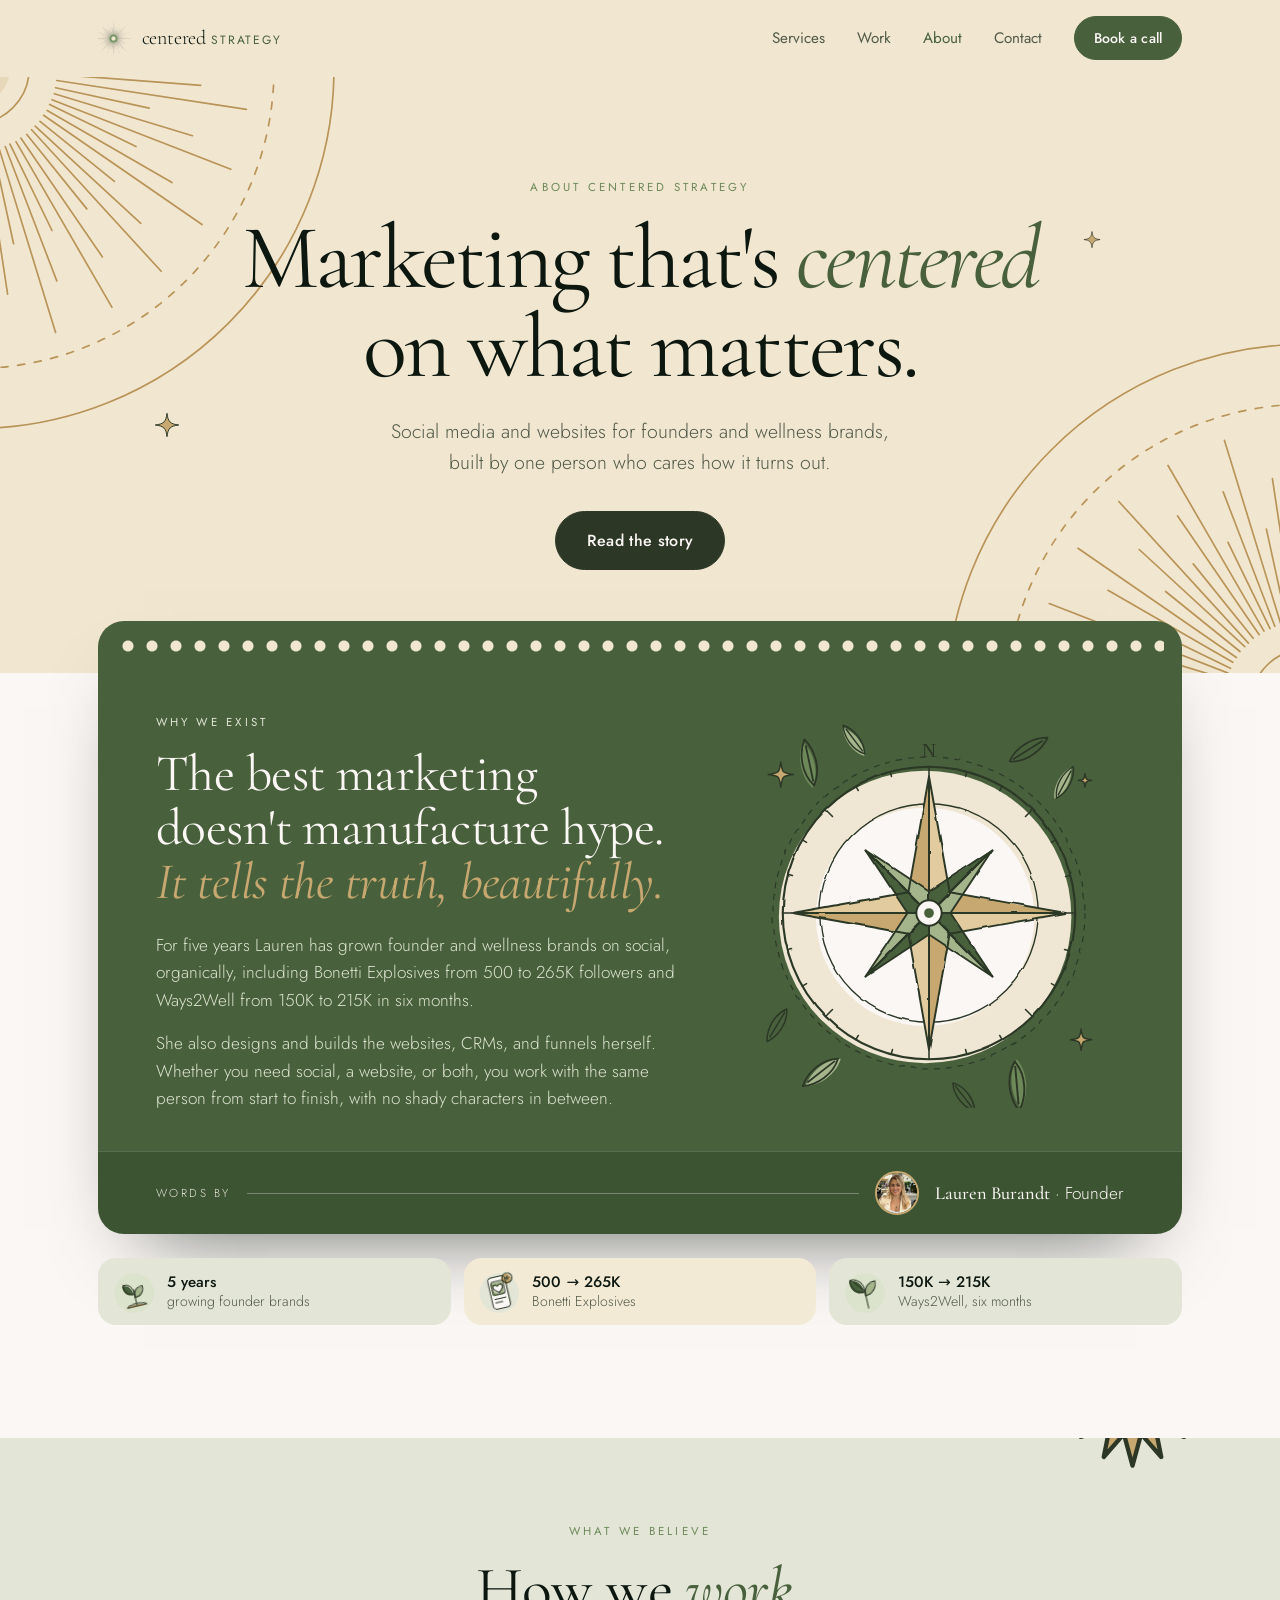
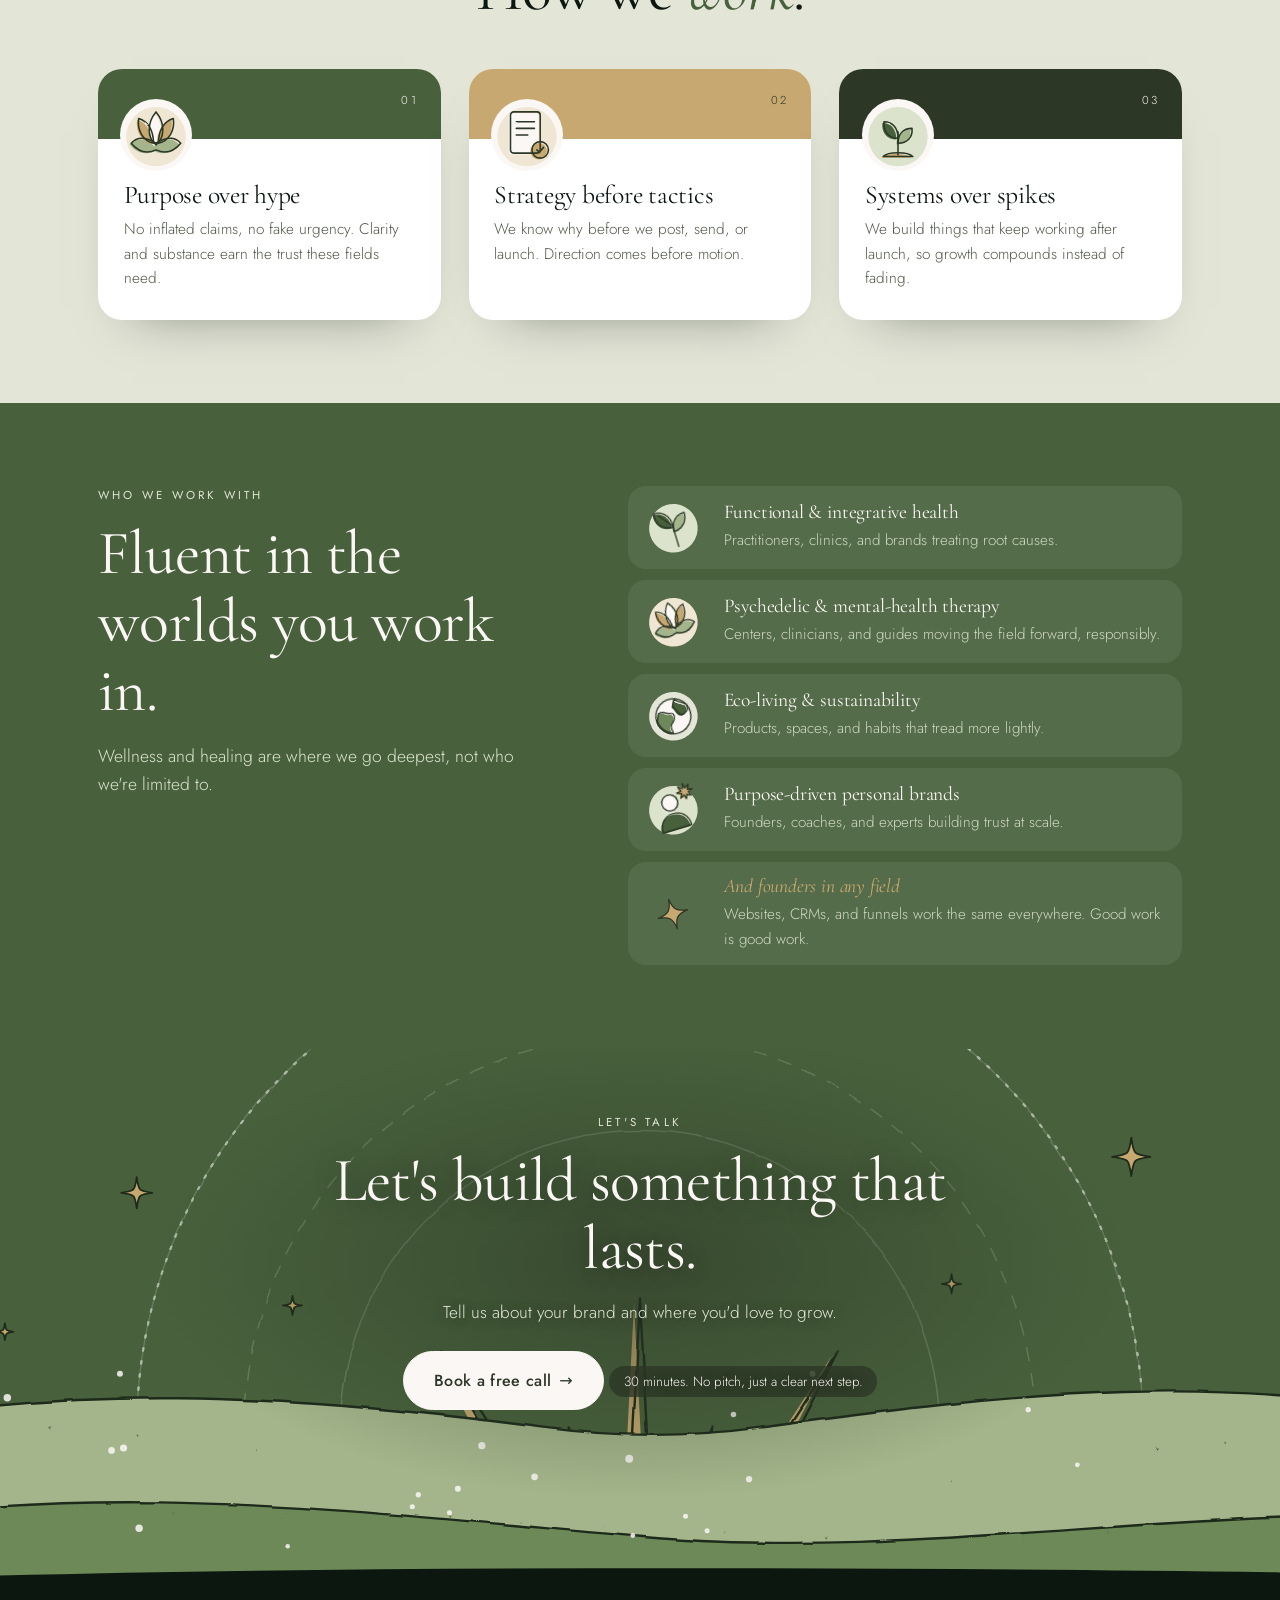
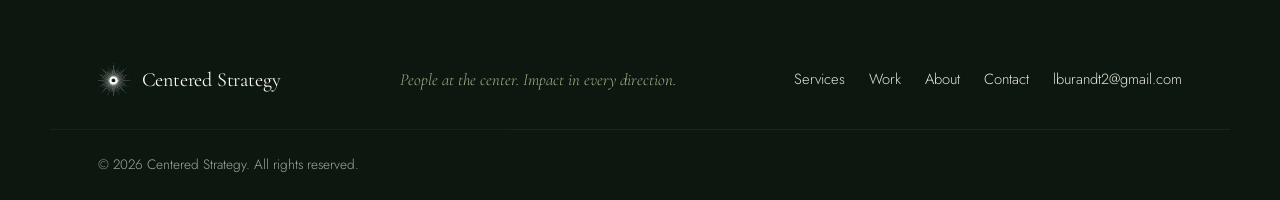
<file: about.html>
<!DOCTYPE html>
<html lang="en">
<head>
  <meta charset="UTF-8" />
  <meta name="viewport" content="width=device-width, initial-scale=1.0" />
  <title>About | Centered Strategy</title>
  <meta name="description" content="Centered Strategy is a social media and web studio led by founder Lauren Burandt, for founders and personal brands building a healthier world." />
  <meta property="og:title" content="About | Centered Strategy" />
  <meta property="og:description" content="Centered Strategy is a social media and web studio led by founder Lauren Burandt, for founders and personal brands building a healthier world." />
  <meta property="og:type" content="website" />
  <meta property="og:url" content="https://centeredstrategy.com/about.html" />
  <meta property="og:site_name" content="Centered Strategy" />
  <meta property="og:image" content="https://centeredstrategy.com/assets/share.jpg" />
  <meta property="og:image:width" content="1200" />
  <meta property="og:image:height" content="630" />
  <meta property="og:image:alt" content="Centered Strategy logo: social media and websites, done with care." />
  <meta name="twitter:card" content="summary_large_image" />
  <meta name="twitter:image" content="https://centeredstrategy.com/assets/share.jpg" />
  <link rel="preconnect" href="https://fonts.googleapis.com" />
  <link rel="preconnect" href="https://fonts.gstatic.com" crossorigin />
  <link href="https://fonts.googleapis.com/css2?family=Cormorant+Garamond:ital,wght@0,400;0,500;0,600;1,400;1,500&family=Jost:wght@300;400;500&display=swap" rel="stylesheet" media="print" onload="this.media='all'" />
  <noscript><link href="https://fonts.googleapis.com/css2?family=Cormorant+Garamond:ital,wght@0,400;0,500;0,600;1,400;1,500&family=Jost:wght@300;400;500&display=swap" rel="stylesheet" /></noscript>
  <link rel="icon" type="image/png" href="assets/favicon.png" />
  <link rel="stylesheet" href="styles.css?v=28" />
  <link rel="stylesheet" href="design/site.css?v=11" />
</head>
<body class="page-about">

  <header class="nav" id="nav">
    <div class="container nav__inner">
      <a href="index.html" class="brand" aria-label="Centered Strategy home">
        <img src="assets/logo-mark.png" alt="" class="brand__mark" width="34" height="34" />
        <span class="brand__name"><span class="brand__word">centered</span><span class="brand__strategy">Strategy</span></span>
      </a>
      <nav class="nav__links" aria-label="Primary">
        <a href="services.html">Services</a>
        <a href="projects.html">Work</a>
        <a href="about.html" class="is-current">About</a>
        <a href="contact.html">Contact</a>
      </nav>
      <a href="contact.html" class="btn btn--sm nav__cta">Book a call</a>
      <button class="nav__toggle" id="navToggle" aria-label="Open menu" aria-expanded="false" aria-controls="menu">
        <span></span><span></span><span></span>
      </button>
    </div>
  </header>

  <div class="menu" id="menu" aria-hidden="true">
    <nav class="menu__links" aria-label="Mobile">
      <a href="index.html">Home</a>
      <a href="services.html">Services</a>
      <a href="projects.html">Work</a>
      <a href="about.html" class="is-current">About</a>
      <a href="contact.html">Contact</a>
    </nav>
    <a href="contact.html" class="btn btn--lg btn--light">Book a free call</a>
  </div>

  <main>

    <section class="ph ph--about">
      <svg class="ph__art ph__art--tl" viewBox="-320 -320 320 320" fill="none" aria-hidden="true" data-speed="-0.08">
        <g stroke="currentColor" stroke-width="1.4" stroke-linecap="round"><path d="M-70 0 L-150 0 M-70 -5 L-189 -14 M-69 -10 L-227 -34 M-68 -16 L-146 -33 M-67 -21 L-182 -56 M-65 -26 L-214 -84 M-63 -30 L-135 -65 M-61 -35 L-165 -95 M-58 -39 L-190 -130 M-55 -44 L-117 -94 M-51 -48 L-139 -129 M-48 -51 L-156 -169 M-44 -55 L-94 -117 M-39 -58 L-107 -157 M-35 -61 L-115 -199 M-30 -63 L-65 -135 M-26 -65 L-69 -177 M-21 -67 L-68 -220 M-16 -68 L-33 -146 M-10 -69 L-28 -188 M-5 -70 L-17 -229 M-0 -70 L-0 -150"/><path d="M-46 0 A46 46 0 0 1 0 -46"/><path d="M-250 0 A250 250 0 0 1 0 -250" stroke-dasharray="6 8"/><path d="M-300 0 A300 300 0 0 1 0 -300"/></g>
        <circle r="30" fill="currentColor" opacity=".18"/></svg>
      <svg class="ph__art ph__art--br" viewBox="-320 -320 320 320" fill="none" aria-hidden="true" data-speed="-0.08">
        <g stroke="currentColor" stroke-width="1.4" stroke-linecap="round"><path d="M-70 0 L-150 0 M-70 -5 L-189 -14 M-69 -10 L-227 -34 M-68 -16 L-146 -33 M-67 -21 L-182 -56 M-65 -26 L-214 -84 M-63 -30 L-135 -65 M-61 -35 L-165 -95 M-58 -39 L-190 -130 M-55 -44 L-117 -94 M-51 -48 L-139 -129 M-48 -51 L-156 -169 M-44 -55 L-94 -117 M-39 -58 L-107 -157 M-35 -61 L-115 -199 M-30 -63 L-65 -135 M-26 -65 L-69 -177 M-21 -67 L-68 -220 M-16 -68 L-33 -146 M-10 -69 L-28 -188 M-5 -70 L-17 -229 M-0 -70 L-0 -150"/><path d="M-46 0 A46 46 0 0 1 0 -46"/><path d="M-250 0 A250 250 0 0 1 0 -250" stroke-dasharray="6 8"/><path d="M-300 0 A300 300 0 0 1 0 -300"/></g>
        <circle r="30" fill="currentColor" opacity=".18"/></svg>
      <img class="floaty" data-speed="0.14" src="design/icons/d-spark.svg" alt="" style="left:12%; top:58%; width:26px" />
      <img class="floaty" data-speed="-0.1" src="design/icons/d-spark.svg" alt="" style="right:14%; top:22%; width:18px" />
      <div class="container ph__inner">
        <p class="eyebrow">About Centered Strategy</p>
        <h1>Marketing that's <em>centered</em> on what matters.</h1>
        <p class="ph__lede">Social media and websites for founders and wellness brands, built by one person who cares how it turns out.</p>
        <div class="hero__cta"><a href="#story" class="btn btn--lg btn--dark">Read the story</a></div>
        
      </div>
    </section>

    <section class="section notebook-wrap" id="story">
      <div class="container">
        <article class="notebook" data-anim="up">
          <div class="notebook__rings" aria-hidden="true"></div>
          <div class="notebook__grid">
            <div class="notebook__copy">
              <p class="eyebrow">Why we exist</p>
              <h2>The best marketing doesn't manufacture hype. <em>It tells the truth, beautifully.</em></h2>
              <p>For five years Lauren has grown founder and wellness brands on social, organically, including Bonetti Explosives from 500 to 265K followers and Ways2Well from 150K to 215K in six months.</p>
              <p>She also designs and builds the websites, CRMs, and funnels herself. Whether you need social, a website, or both, you work with the same person from start to finish, with no shady characters in between.</p>
            </div>
            <div class="notebook__art"><img src="design/compass.svg" alt="" aria-hidden="true" /></div>
          </div>
          <footer class="notebook__byline">
            <span class="label">Words by</span>
            <span class="notebook__rule" aria-hidden="true"></span>
            <img loading="lazy" decoding="async" src="assets/lauren.jpg" alt="" />
            <span><strong>Lauren Burandt</strong> &middot; Founder</span>
          </footer>
        </article>
        <ul class="founder2__facts about-facts">
          <li data-anim="up" style="--d:.1s"><img src="design/icons/sprout.svg" alt="" /><span><strong>5 years</strong> growing founder brands</span></li>
          <li data-anim="up" style="--d:.2s"><img src="design/icons/social.svg" alt="" /><span><strong>500 &rarr; 265K</strong> Bonetti Explosives</span></li>
          <li data-anim="up" style="--d:.3s"><img src="design/icons/leaf.svg" alt="" /><span><strong>150K &rarr; 215K</strong> Ways2Well, six months</span></li>
        </ul>
      </div>
    </section>

    <section class="section values2">
      <img class="floaty svc__sun" data-speed="-0.15" src="design/icons/d-sun.svg" alt="" />
      <div class="container">
        <header class="section__head section__head--center" data-anim="up">
          <p class="eyebrow">What we believe</p>
          <h2 class="section__title">How we <em>work</em>.</h2>
        </header>
        <div class="values2__grid">
          <article class="value-card value-card--pine" data-anim="up" style="--d:0.00s">
            <img src="design/icons/lotus.svg" alt="" />
            <span class="value-card__num">01</span>
            <h3>Purpose over hype</h3><p>No inflated claims, no fake urgency. Clarity and substance earn the trust these fields need.</p>
          </article>
          <article class="value-card value-card--honey" data-anim="up" style="--d:0.12s">
            <img src="design/icons/plan.svg" alt="" />
            <span class="value-card__num">02</span>
            <h3>Strategy before tactics</h3><p>We know why before we post, send, or launch. Direction comes before motion.</p>
          </article>
          <article class="value-card value-card--forest" data-anim="up" style="--d:0.24s">
            <img src="design/icons/sprout.svg" alt="" />
            <span class="value-card__num">03</span>
            <h3>Systems over spikes</h3><p>We build things that keep working after launch, so growth compounds instead of fading.</p>
          </article>
        </div>
      </div>
    </section>

    <section class="section who-green" id="who">
      <div class="container split">
        <header data-anim="up">
          <p class="eyebrow">Who we work with</p>
          <h2 class="section__title">Fluent in the worlds you work in.</h2>
          <p class="section__sub">Wellness and healing are where we go deepest, not who we're limited to.</p>
        </header>
        <div class="reveal">
          <ul class="niches niches--cards">
            <li class="niche" data-anim="up" style="--d:0.00s"><img class="niche__icon" src="design/icons/leaf.svg" alt="" /><div><h3>Functional &amp; integrative health</h3><p>Practitioners, clinics, and brands treating root causes.</p></div></li>
            <li class="niche" data-anim="up" style="--d:0.07s"><img class="niche__icon" src="design/icons/lotus.svg" alt="" /><div><h3>Psychedelic &amp; mental-health therapy</h3><p>Centers, clinicians, and guides moving the field forward, responsibly.</p></div></li>
            <li class="niche" data-anim="up" style="--d:0.14s"><img class="niche__icon" src="design/icons/globe.svg" alt="" /><div><h3>Eco-living &amp; sustainability</h3><p>Products, spaces, and habits that tread more lightly.</p></div></li>
            <li class="niche" data-anim="up" style="--d:0.21s"><img class="niche__icon" src="design/icons/person.svg" alt="" /><div><h3>Purpose-driven personal brands</h3><p>Founders, coaches, and experts building trust at scale.</p></div></li>
            <li class="niche niche--open" data-anim="up"><img class="niche__icon" src="design/icons/d-spark.svg" alt="" /><div><h3>And founders in any field</h3><p>Websites, CRMs, and funnels work the same everywhere. Good work is good work.</p></div></li>
          </ul>
        </div>
      </div>
    </section>

    <section class="cta-sun" aria-label="Book a call">
      <svg class="scene scene--cta" viewBox="0 0 1440 470" preserveAspectRatio="xMidYMax slice" fill="none" aria-hidden="true">
  <defs>
    <filter id="rough" x="-5%" y="-5%" width="110%" height="110%">
      <feTurbulence type="fractalNoise" baseFrequency="0.03" numOctaves="2" seed="7" result="n"/>
      <feDisplacementMap in="SourceGraphic" in2="n" scale="3" xChannelSelector="R" yChannelSelector="G"/>
    </filter>
  </defs>
  <g stroke="#FBF7F5" stroke-width="1.6" stroke-dasharray="2 9" stroke-linecap="round" opacity=".5"><circle class="ripple" style="animation-delay:0s" cx="720" cy="318" r="420"/><circle class="ripple" style="animation-delay:2.5s" cx="720" cy="318" r="420"/><circle class="ripple" style="animation-delay:5s" cx="720" cy="318" r="420"/></g>
  <g stroke="#FBF7F5" stroke-width="1.2" opacity=".18" filter="url(#rough)">
    <circle cx="720" cy="318" r="250"/><circle cx="720" cy="318" r="330" stroke-dasharray="12 10"/><circle cx="720" cy="318" r="420"/>
  </g>
  <g class="sun">
    <g class="rays">
      <path d="M709.7 190.4 L720.0 -12.0 L730.3 190.4 Z M745.1 192.5 L779.5 95.8 L761.0 196.7 Z M774.9 202.4 L885.0 32.2 L792.7 212.6 Z M804.5 221.9 L882.6 155.4 L816.1 233.5 Z M825.4 245.3 L1005.8 153.0 L835.6 263.1 Z M841.3 277.0 L942.2 258.5 L845.5 292.9 Z M847.6 307.7 L1050.0 318.0 L847.6 328.3 Z M845.5 343.1 L942.2 377.5 L841.3 359.0 Z M835.6 372.9 L1005.8 483.0 L825.4 390.7 Z M816.1 402.5 L882.6 480.6 L804.5 414.1 Z M792.7 423.4 L885.0 603.8 L774.9 433.6 Z M761.0 439.3 L779.5 540.2 L745.1 443.5 Z M730.3 445.6 L720.0 648.0 L709.7 445.6 Z M694.9 443.5 L660.5 540.2 L679.0 439.3 Z M665.1 433.6 L555.0 603.8 L647.3 423.4 Z M635.5 414.1 L557.4 480.6 L623.9 402.5 Z M614.6 390.7 L434.2 483.0 L604.4 372.9 Z M598.7 359.0 L497.8 377.5 L594.5 343.1 Z M592.4 328.3 L390.0 318.0 L592.4 307.7 Z M594.5 292.9 L497.8 258.5 L598.7 277.0 Z M604.4 263.1 L434.2 153.0 L614.6 245.3 Z M623.9 233.5 L557.4 155.4 L635.5 221.9 Z M647.3 212.6 L555.0 32.2 L665.1 202.4 Z M679.0 196.7 L660.5 95.8 L694.9 192.5 Z" fill="#C7A870" transform="translate(-5 4)"/>
      <path d="M709.7 190.4 L720.0 -12.0 L730.3 190.4 Z M745.1 192.5 L779.5 95.8 L761.0 196.7 Z M774.9 202.4 L885.0 32.2 L792.7 212.6 Z M804.5 221.9 L882.6 155.4 L816.1 233.5 Z M825.4 245.3 L1005.8 153.0 L835.6 263.1 Z M841.3 277.0 L942.2 258.5 L845.5 292.9 Z M847.6 307.7 L1050.0 318.0 L847.6 328.3 Z M845.5 343.1 L942.2 377.5 L841.3 359.0 Z M835.6 372.9 L1005.8 483.0 L825.4 390.7 Z M816.1 402.5 L882.6 480.6 L804.5 414.1 Z M792.7 423.4 L885.0 603.8 L774.9 433.6 Z M761.0 439.3 L779.5 540.2 L745.1 443.5 Z M730.3 445.6 L720.0 648.0 L709.7 445.6 Z M694.9 443.5 L660.5 540.2 L679.0 439.3 Z M665.1 433.6 L555.0 603.8 L647.3 423.4 Z M635.5 414.1 L557.4 480.6 L623.9 402.5 Z M614.6 390.7 L434.2 483.0 L604.4 372.9 Z M598.7 359.0 L497.8 377.5 L594.5 343.1 Z M592.4 328.3 L390.0 318.0 L592.4 307.7 Z M594.5 292.9 L497.8 258.5 L598.7 277.0 Z M604.4 263.1 L434.2 153.0 L614.6 245.3 Z M623.9 233.5 L557.4 155.4 L635.5 221.9 Z M647.3 212.6 L555.0 32.2 L665.1 202.4 Z M679.0 196.7 L660.5 95.8 L694.9 192.5 Z" stroke="#1E2A1A" stroke-width="2" stroke-linejoin="round" filter="url(#rough)"/>
    </g>
    <circle class="glow" cx="720" cy="318" r="150" fill="#E2CC9F" opacity=".18"/>
    <circle cx="715" cy="322" r="112" fill="#EFE6D3"/>
    <circle cx="716" cy="321" r="78" fill="#E2CC9F"/>
    <g stroke="#1E2A1A" stroke-width="2.2" filter="url(#rough)">
      <circle cx="720" cy="318" r="112"/><circle cx="720" cy="318" r="78" stroke-width="1.4"/>
    </g>
  </g>
  <g filter="url(#rough)" stroke="#1E2A1A" stroke-width="2" stroke-linejoin="round">
    <path class="hill h1" d="M0 300 C220 240 460 262 640 286 C700 294 760 294 820 286 C1000 262 1220 230 1440 290 V470 H0 Z" fill="#A4B58B"/>
    <path class="hill h2" d="M0 352 C240 300 470 330 720 352 C960 374 1210 318 1440 340 V470 H0 Z" fill="#6D8959"/>
    <path class="hill h3" d="M0 404 C300 372 560 392 760 404 C1000 418 1220 380 1440 396 V470 H0 Z" fill="#2C3726"/>
  </g>
  <path d="M0 446 C380 428 1060 432 1440 440 V470 H0 Z" fill="#0C1710"/>
  <g class="plants"><g class="sway" style="animation-delay:0.7s"><path d="M232 292.7 C218.0 290.7 208.0 278.7 206.0 266.7 C220.0 268.7 230.0 278.7 232 292.7 Z" fill="#2C3726" transform="translate(-3 2)"/><path d="M232 278.0 C242.0 274.0 252.0 262.0 252.0 250.0 C240.0 252.0 232 262.0 232 278.0 Z" fill="#6D8959" transform="translate(-3 2)"/><g stroke="#1E2A1A" stroke-width="1.8" stroke-linejoin="round" stroke-linecap="round"><path d="M232 318 C228.0 299.6 236.0 285.8 232 272"/><path d="M232 292.7 C218.0 290.7 208.0 278.7 206.0 266.7 C220.0 268.7 230.0 278.7 232 292.7 Z"/><path d="M232 278.0 C242.0 274.0 252.0 262.0 252.0 250.0 C240.0 252.0 232 262.0 232 278.0 Z"/></g></g><g class="sway" style="animation-delay:0.3s"><path d="M300 307.5 C309.8 306.1 316.8 297.7 318.2 289.3 C308.4 290.7 301.4 297.7 300 307.5 Z" fill="#2C3726" transform="translate(-3 2)"/><path d="M300 298.2 C293.0 295.4 286.0 287.0 286.0 278.6 C294.4 280.0 300 287.0 300 298.2 Z" fill="#6D8959" transform="translate(-3 2)"/><g stroke="#1E2A1A" stroke-width="1.8" stroke-linejoin="round" stroke-linecap="round"><path d="M300 324 C297.2 312.0 302.8 303.0 300 294"/><path d="M300 307.5 C309.8 306.1 316.8 297.7 318.2 289.3 C308.4 290.7 301.4 297.7 300 307.5 Z"/><path d="M300 298.2 C293.0 295.4 286.0 287.0 286.0 278.6 C294.4 280.0 300 287.0 300 298.2 Z"/></g></g><g class="sway" style="animation-delay:1.2s"><path d="M1150 308.5 C1164.7 306.4 1175.2 293.8 1177.3 281.2 C1162.6 283.3 1152.1 293.8 1150 308.5 Z" fill="#2C3726" transform="translate(-3 2)"/><path d="M1150 292.3 C1139.5 288.1 1129.0 275.5 1129.0 262.9 C1141.6 265.0 1150 275.5 1150 292.3 Z" fill="#6D8959" transform="translate(-3 2)"/><g stroke="#1E2A1A" stroke-width="1.8" stroke-linejoin="round" stroke-linecap="round"><path d="M1150 336 C1145.8 316.0 1154.2 301.0 1150 286"/><path d="M1150 308.5 C1164.7 306.4 1175.2 293.8 1177.3 281.2 C1162.6 283.3 1152.1 293.8 1150 308.5 Z"/><path d="M1150 292.3 C1139.5 288.1 1129.0 275.5 1129.0 262.9 C1141.6 265.0 1150 275.5 1150 292.3 Z"/></g></g><g class="sway" style="animation-delay:0.5s"><path d="M1212 313.5 C1202.2 312.1 1195.2 303.7 1193.8 295.3 C1203.6 296.7 1210.6 303.7 1212 313.5 Z" fill="#2C3726" transform="translate(-3 2)"/><path d="M1212 304.2 C1219.0 301.4 1226.0 293.0 1226.0 284.6 C1217.6 286.0 1212 293.0 1212 304.2 Z" fill="#6D8959" transform="translate(-3 2)"/><g stroke="#1E2A1A" stroke-width="1.8" stroke-linejoin="round" stroke-linecap="round"><path d="M1212 330 C1209.2 318.0 1214.8 309.0 1212 300"/><path d="M1212 313.5 C1202.2 312.1 1195.2 303.7 1193.8 295.3 C1203.6 296.7 1210.6 303.7 1212 313.5 Z"/><path d="M1212 304.2 C1219.0 301.4 1226.0 293.0 1226.0 284.6 C1217.6 286.0 1212 293.0 1212 304.2 Z"/></g></g><g class="sway" style="animation-delay:0.2s"><path d="M400 336 C397.0 326.0 403.0 318.0 400 310.0" stroke="#1E2A1A" stroke-width="1.6"/><g fill="#C7A870" stroke="#1E2A1A" stroke-width="1.2"><ellipse cx="405.0" cy="310.0" rx="4.2" ry="2.6" transform="rotate(0 405.0 310.0)"/><ellipse cx="402.5" cy="314.3" rx="4.2" ry="2.6" transform="rotate(60 402.5 314.3)"/><ellipse cx="397.5" cy="314.3" rx="4.2" ry="2.6" transform="rotate(120 397.5 314.3)"/><ellipse cx="395.0" cy="310.0" rx="4.2" ry="2.6" transform="rotate(180 395.0 310.0)"/><ellipse cx="397.5" cy="305.7" rx="4.2" ry="2.6" transform="rotate(240 397.5 305.7)"/><ellipse cx="402.5" cy="305.7" rx="4.2" ry="2.6" transform="rotate(300 402.5 305.7)"/></g><circle cx="400" cy="310.0" r="2.6" fill="#FBF7F5" stroke="#1E2A1A" stroke-width="1.2"/></g><g class="sway" style="animation-delay:1.2s"><path d="M980 362 C977.0 352.0 983.0 344.0 980 336.0" stroke="#1E2A1A" stroke-width="1.6"/><g fill="#C7A870" stroke="#1E2A1A" stroke-width="1.2"><ellipse cx="985.0" cy="336.0" rx="4.2" ry="2.6" transform="rotate(0 985.0 336.0)"/><ellipse cx="982.5" cy="340.3" rx="4.2" ry="2.6" transform="rotate(60 982.5 340.3)"/><ellipse cx="977.5" cy="340.3" rx="4.2" ry="2.6" transform="rotate(120 977.5 340.3)"/><ellipse cx="975.0" cy="336.0" rx="4.2" ry="2.6" transform="rotate(180 975.0 336.0)"/><ellipse cx="977.5" cy="331.7" rx="4.2" ry="2.6" transform="rotate(240 977.5 331.7)"/><ellipse cx="982.5" cy="331.7" rx="4.2" ry="2.6" transform="rotate(300 982.5 331.7)"/></g><circle cx="980" cy="336.0" r="2.6" fill="#FBF7F5" stroke="#1E2A1A" stroke-width="1.2"/></g><g class="sway" style="animation-delay:2.8s"><path d="M1300 334 C1297.0 324.0 1303.0 316.0 1300 308.0" stroke="#1E2A1A" stroke-width="1.6"/><g fill="#C7A870" stroke="#1E2A1A" stroke-width="1.2"><ellipse cx="1305.0" cy="308.0" rx="4.2" ry="2.6" transform="rotate(0 1305.0 308.0)"/><ellipse cx="1302.5" cy="312.3" rx="4.2" ry="2.6" transform="rotate(60 1302.5 312.3)"/><ellipse cx="1297.5" cy="312.3" rx="4.2" ry="2.6" transform="rotate(120 1297.5 312.3)"/><ellipse cx="1295.0" cy="308.0" rx="4.2" ry="2.6" transform="rotate(180 1295.0 308.0)"/><ellipse cx="1297.5" cy="303.7" rx="4.2" ry="2.6" transform="rotate(240 1297.5 303.7)"/><ellipse cx="1302.5" cy="303.7" rx="4.2" ry="2.6" transform="rotate(300 1302.5 303.7)"/></g><circle cx="1300" cy="308.0" r="2.6" fill="#FBF7F5" stroke="#1E2A1A" stroke-width="1.2"/></g><g class="sway" style="animation-delay:2.4s"><path d="M120 330 C117.0 320.0 123.0 312.0 120 304.0" stroke="#1E2A1A" stroke-width="1.6"/><g fill="#C7A870" stroke="#1E2A1A" stroke-width="1.2"><ellipse cx="125.0" cy="304.0" rx="4.2" ry="2.6" transform="rotate(0 125.0 304.0)"/><ellipse cx="122.5" cy="308.3" rx="4.2" ry="2.6" transform="rotate(60 122.5 308.3)"/><ellipse cx="117.5" cy="308.3" rx="4.2" ry="2.6" transform="rotate(120 117.5 308.3)"/><ellipse cx="115.0" cy="304.0" rx="4.2" ry="2.6" transform="rotate(180 115.0 304.0)"/><ellipse cx="117.5" cy="299.7" rx="4.2" ry="2.6" transform="rotate(240 117.5 299.7)"/><ellipse cx="122.5" cy="299.7" rx="4.2" ry="2.6" transform="rotate(300 122.5 299.7)"/></g><circle cx="120" cy="304.0" r="2.6" fill="#FBF7F5" stroke="#1E2A1A" stroke-width="1.2"/></g><g class="sway" style="animation-delay:2.3s"><path d="M120 353.5 C99.0 350.5 84.0 332.5 81.0 314.5 C102.0 317.5 117.0 332.5 120 353.5 Z" fill="#48613C" transform="translate(-3 2)"/><path d="M120 331.0 C135.0 325.0 150.0 307.0 150.0 289.0 C132.0 292.0 120 307.0 120 331.0 Z" fill="#A4B58B" transform="translate(-3 2)"/><g stroke="#1E2A1A" stroke-width="1.8" stroke-linejoin="round" stroke-linecap="round"><path d="M120 392 C114.0 364.0 126.0 343.0 120 322"/><path d="M120 353.5 C99.0 350.5 84.0 332.5 81.0 314.5 C102.0 317.5 117.0 332.5 120 353.5 Z"/><path d="M120 331.0 C135.0 325.0 150.0 307.0 150.0 289.0 C132.0 292.0 120 307.0 120 331.0 Z"/></g></g><g class="sway" style="animation-delay:0.7s"><path d="M1330 348.2 C1352.4 345.0 1368.4 325.8 1371.6 306.59999999999997 C1349.2 309.79999999999995 1333.2 325.8 1330 348.2 Z" fill="#48613C" transform="translate(-3 2)"/><path d="M1330 323.6 C1314.0 317.2 1298.0 298.0 1298.0 278.8 C1317.2 282.0 1330 298.0 1330 323.6 Z" fill="#A4B58B" transform="translate(-3 2)"/><g stroke="#1E2A1A" stroke-width="1.8" stroke-linejoin="round" stroke-linecap="round"><path d="M1330 390 C1323.6 359.6 1336.4 336.8 1330 314"/><path d="M1330 348.2 C1352.4 345.0 1368.4 325.8 1371.6 306.59999999999997 C1349.2 309.79999999999995 1333.2 325.8 1330 348.2 Z"/><path d="M1330 323.6 C1314.0 317.2 1298.0 298.0 1298.0 278.8 C1317.2 282.0 1330 298.0 1330 323.6 Z"/></g></g><g class="sway" style="animation-delay:1.6s"><path d="M560 370.0 C574.0 368.0 584.0 356.0 586.0 344.0 C572.0 346.0 562.0 356.0 560 370.0 Z" fill="#48613C" transform="translate(-3 2)"/><path d="M560 358.0 C550.0 354.0 540.0 342.0 540.0 330.0 C552.0 332.0 560 342.0 560 358.0 Z" fill="#A4B58B" transform="translate(-3 2)"/><g stroke="#1E2A1A" stroke-width="1.8" stroke-linejoin="round" stroke-linecap="round"><path d="M560 392 C556.0 376.0 564.0 364.0 560 352"/><path d="M560 370.0 C574.0 368.0 584.0 356.0 586.0 344.0 C572.0 346.0 562.0 356.0 560 370.0 Z"/><path d="M560 358.0 C550.0 354.0 540.0 342.0 540.0 330.0 C552.0 332.0 560 342.0 560 358.0 Z"/></g></g><g class="sway" style="animation-delay:0.8s"><path d="M880 385.8 C866.0 383.8 856.0 371.8 854.0 359.8 C868.0 361.8 878.0 371.8 880 385.8 Z" fill="#48613C" transform="translate(-3 2)"/><path d="M880 372.0 C890.0 368.0 900.0 356.0 900.0 344.0 C888.0 346.0 880 356.0 880 372.0 Z" fill="#A4B58B" transform="translate(-3 2)"/><g stroke="#1E2A1A" stroke-width="1.8" stroke-linejoin="round" stroke-linecap="round"><path d="M880 410 C876.0 392.4 884.0 379.2 880 366"/><path d="M880 385.8 C866.0 383.8 856.0 371.8 854.0 359.8 C868.0 361.8 878.0 371.8 880 385.8 Z"/><path d="M880 372.0 C890.0 368.0 900.0 356.0 900.0 344.0 C888.0 346.0 880 356.0 880 372.0 Z"/></g></g><g class="sway" style="animation-delay:2.5s"><path d="M250 386 C246.1 373.0 253.9 362.6 250 352.2" stroke="#1E2A1A" stroke-width="1.6"/><g fill="#C7A870" stroke="#1E2A1A" stroke-width="1.2"><ellipse cx="256.5" cy="352.2" rx="5.5" ry="3.4" transform="rotate(0 256.5 352.2)"/><ellipse cx="253.2" cy="357.8" rx="5.5" ry="3.4" transform="rotate(60 253.2 357.8)"/><ellipse cx="246.8" cy="357.8" rx="5.5" ry="3.4" transform="rotate(120 246.8 357.8)"/><ellipse cx="243.5" cy="352.2" rx="5.5" ry="3.4" transform="rotate(180 243.5 352.2)"/><ellipse cx="246.8" cy="346.6" rx="5.5" ry="3.4" transform="rotate(240 246.8 346.6)"/><ellipse cx="253.2" cy="346.6" rx="5.5" ry="3.4" transform="rotate(300 253.2 346.6)"/></g><circle cx="250" cy="352.2" r="3.4" fill="#FBF7F5" stroke="#1E2A1A" stroke-width="1.2"/></g><g class="sway" style="animation-delay:0.6s"><path d="M690 400 C686.1 387.0 693.9 376.6 690 366.2" stroke="#1E2A1A" stroke-width="1.6"/><g fill="#FBF7F5" stroke="#1E2A1A" stroke-width="1.2"><ellipse cx="696.5" cy="366.2" rx="5.5" ry="3.4" transform="rotate(0 696.5 366.2)"/><ellipse cx="693.2" cy="371.8" rx="5.5" ry="3.4" transform="rotate(60 693.2 371.8)"/><ellipse cx="686.8" cy="371.8" rx="5.5" ry="3.4" transform="rotate(120 686.8 371.8)"/><ellipse cx="683.5" cy="366.2" rx="5.5" ry="3.4" transform="rotate(180 683.5 366.2)"/><ellipse cx="686.8" cy="360.6" rx="5.5" ry="3.4" transform="rotate(240 686.8 360.6)"/><ellipse cx="693.2" cy="360.6" rx="5.5" ry="3.4" transform="rotate(300 693.2 360.6)"/></g><circle cx="690" cy="366.2" r="3.4" fill="#FBF7F5" stroke="#1E2A1A" stroke-width="1.2"/></g><g class="sway" style="animation-delay:2.5s"><path d="M1040 410 C1036.1 397.0 1043.9 386.6 1040 376.2" stroke="#1E2A1A" stroke-width="1.6"/><g fill="#C7A870" stroke="#1E2A1A" stroke-width="1.2"><ellipse cx="1046.5" cy="376.2" rx="5.5" ry="3.4" transform="rotate(0 1046.5 376.2)"/><ellipse cx="1043.2" cy="381.8" rx="5.5" ry="3.4" transform="rotate(60 1043.2 381.8)"/><ellipse cx="1036.8" cy="381.8" rx="5.5" ry="3.4" transform="rotate(120 1036.8 381.8)"/><ellipse cx="1033.5" cy="376.2" rx="5.5" ry="3.4" transform="rotate(180 1033.5 376.2)"/><ellipse cx="1036.8" cy="370.6" rx="5.5" ry="3.4" transform="rotate(240 1036.8 370.6)"/><ellipse cx="1043.2" cy="370.6" rx="5.5" ry="3.4" transform="rotate(300 1043.2 370.6)"/></g><circle cx="1040" cy="376.2" r="3.4" fill="#FBF7F5" stroke="#1E2A1A" stroke-width="1.2"/></g><g class="sway" style="animation-delay:2.4s"><path d="M1210 392 C1206.1 379.0 1213.9 368.6 1210 358.2" stroke="#1E2A1A" stroke-width="1.6"/><g fill="#FBF7F5" stroke="#1E2A1A" stroke-width="1.2"><ellipse cx="1216.5" cy="358.2" rx="5.5" ry="3.4" transform="rotate(0 1216.5 358.2)"/><ellipse cx="1213.2" cy="363.8" rx="5.5" ry="3.4" transform="rotate(60 1213.2 363.8)"/><ellipse cx="1206.8" cy="363.8" rx="5.5" ry="3.4" transform="rotate(120 1206.8 363.8)"/><ellipse cx="1203.5" cy="358.2" rx="5.5" ry="3.4" transform="rotate(180 1203.5 358.2)"/><ellipse cx="1206.8" cy="352.6" rx="5.5" ry="3.4" transform="rotate(240 1206.8 352.6)"/><ellipse cx="1213.2" cy="352.6" rx="5.5" ry="3.4" transform="rotate(300 1213.2 352.6)"/></g><circle cx="1210" cy="358.2" r="3.4" fill="#FBF7F5" stroke="#1E2A1A" stroke-width="1.2"/></g><g class="sway" style="animation-delay:0.5s"><path d="M420 392 C416.1 379.0 423.9 368.6 420 358.2" stroke="#1E2A1A" stroke-width="1.6"/><g fill="#C7A870" stroke="#1E2A1A" stroke-width="1.2"><ellipse cx="426.5" cy="358.2" rx="5.5" ry="3.4" transform="rotate(0 426.5 358.2)"/><ellipse cx="423.2" cy="363.8" rx="5.5" ry="3.4" transform="rotate(60 423.2 363.8)"/><ellipse cx="416.8" cy="363.8" rx="5.5" ry="3.4" transform="rotate(120 416.8 363.8)"/><ellipse cx="413.5" cy="358.2" rx="5.5" ry="3.4" transform="rotate(180 413.5 358.2)"/><ellipse cx="416.8" cy="352.6" rx="5.5" ry="3.4" transform="rotate(240 416.8 352.6)"/><ellipse cx="423.2" cy="352.6" rx="5.5" ry="3.4" transform="rotate(300 423.2 352.6)"/></g><circle cx="420" cy="358.2" r="3.4" fill="#FBF7F5" stroke="#1E2A1A" stroke-width="1.2"/></g><path class="sway" style="animation-delay:0.9s" d="M323.4 388 Q321.2 374.8 316.8 366.0 M330 388 Q330 370.4 332.2 359.4 M336.6 388 Q338.8 377.0 344.3 369.3" stroke="#1E2A1A" stroke-width="1.6" stroke-linecap="round"/><path class="sway" style="animation-delay:2.6s" d="M613.4 396 Q611.2 382.8 606.8 374.0 M620 396 Q620 378.4 622.2 367.4 M626.6 396 Q628.8 385.0 634.3 377.3" stroke="#1E2A1A" stroke-width="1.6" stroke-linecap="round"/><path class="sway" style="animation-delay:2.9s" d="M783.4 404 Q781.2 390.8 776.8 382.0 M790 404 Q790 386.4 792.2 375.4 M796.6 404 Q798.8 393.0 804.3 385.3" stroke="#1E2A1A" stroke-width="1.6" stroke-linecap="round"/><path class="sway" style="animation-delay:2.5s" d="M1103.4 404 Q1101.2 390.8 1096.8 382.0 M1110 404 Q1110 386.4 1112.2 375.4 M1116.6 404 Q1118.8 393.0 1124.3 385.3" stroke="#1E2A1A" stroke-width="1.6" stroke-linecap="round"/><path class="sway" style="animation-delay:1.1s" d="M173.4 392 Q171.2 378.8 166.8 370.0 M180 392 Q180 374.4 182.2 363.4 M186.6 392 Q188.8 381.0 194.3 373.3" stroke="#1E2A1A" stroke-width="1.6" stroke-linecap="round"/><path class="sway" style="animation-delay:2.5s" d="M1253.4 390 Q1251.2 376.8 1246.8 368.0 M1260 390 Q1260 372.4 1262.2 361.4 M1266.6 390 Q1268.8 379.0 1274.3 371.3" stroke="#1E2A1A" stroke-width="1.6" stroke-linecap="round"/></g>
  <g fill="#FBF7F5" opacity=".85"><circle class="seed" cx="811" cy="359" r="2.6" style="animation-delay:1.6s; animation-duration:10.4s"/><circle class="seed" cx="302" cy="400" r="3.1" style="animation-delay:0.1s; animation-duration:9.5s"/><circle class="seed" cx="758" cy="390" r="2.1" style="animation-delay:3.8s; animation-duration:9.4s"/><circle class="seed" cx="1044" cy="301" r="2.2" style="animation-delay:2.3s; animation-duration:12.0s"/><circle class="seed" cx="286" cy="271" r="2.5" style="animation-delay:9.0s; animation-duration:10.6s"/><circle class="seed" cx="1085" cy="347" r="2.0" style="animation-delay:6.1s; animation-duration:8.3s"/><circle class="seed" cx="535" cy="372" r="2.2" style="animation-delay:3.2s; animation-duration:11.7s"/><circle class="seed" cx="776" cy="402" r="2.1" style="animation-delay:2.9s; animation-duration:12.2s"/><circle class="seed" cx="588" cy="331" r="3.0" style="animation-delay:5.5s; animation-duration:9.2s"/><circle class="seed" cx="798" cy="305" r="2.3" style="animation-delay:0.2s; animation-duration:9.8s"/><circle class="seed" cx="289" cy="333" r="3.0" style="animation-delay:8.6s; animation-duration:8.1s"/><circle class="seed" cx="711" cy="342" r="3.3" style="animation-delay:7.0s; animation-duration:10.1s"/><circle class="seed" cx="279" cy="335" r="2.8" style="animation-delay:8.0s; animation-duration:9.5s"/><circle class="seed" cx="632" cy="357" r="2.8" style="animation-delay:1.4s; animation-duration:10.9s"/><circle class="seed" cx="864" cy="271" r="2.5" style="animation-delay:3.3s; animation-duration:12.0s"/><circle class="seed" cx="714" cy="406" r="2.0" style="animation-delay:8.8s; animation-duration:10.1s"/><circle class="seed" cx="545" cy="289" r="1.9" style="animation-delay:0.5s; animation-duration:8.8s"/><circle class="seed" cx="426" cy="415" r="1.9" style="animation-delay:4.4s; animation-duration:9.2s"/><circle class="seed" cx="192" cy="291" r="3.1" style="animation-delay:2.6s; animation-duration:13.0s"/><circle class="seed" cx="530" cy="382" r="2.1" style="animation-delay:3.9s; animation-duration:10.5s"/><circle class="seed" cx="568" cy="367" r="2.5" style="animation-delay:5.8s; animation-duration:10.1s"/><circle class="seed" cx="561" cy="387" r="2.1" style="animation-delay:0.3s; animation-duration:9.3s"/></g>
  <g fill="#C7A870" stroke="#1E2A1A" stroke-width="1.5" stroke-linejoin="round"><path class="tw" style="animation-delay:0s" d="M300 107 C301.56 118.44 301.56 118.44 313 120 C301.56 121.56 301.56 121.56 300 133 C298.44 121.56 298.44 121.56 287 120 C298.44 118.44 298.44 118.44 300 107 Z"/><path class="tw" style="animation-delay:0.8s" d="M1130 74 C1131.92 88.08 1131.92 88.08 1146 90 C1131.92 91.92 1131.92 91.92 1130 106 C1128.08 91.92 1128.08 91.92 1114 90 C1128.08 88.08 1128.08 88.08 1130 74 Z"/><path class="tw" style="animation-delay:1.6s" d="M980 188 C980.96 195.04 980.96 195.04 988 196 C980.96 196.96 980.96 196.96 980 204 C979.04 196.96 979.04 196.96 972 196 C979.04 195.04 979.04 195.04 980 188 Z"/><path class="tw" style="animation-delay:2.2s" d="M430 206 C430.96 213.04 430.96 213.04 438 214 C430.96 214.96 430.96 214.96 430 222 C429.04 214.96 429.04 214.96 422 214 C429.04 213.04 429.04 213.04 430 206 Z"/><path class="tw" style="animation-delay:1.1s" d="M190 229 C190.84 235.16 190.84 235.16 197 236 C190.84 236.84 190.84 236.84 190 243 C189.16 236.84 189.16 236.84 183 236 C189.16 235.16 189.16 235.16 190 229 Z"/><path class="tw" style="animation-delay:2.6s" d="M1290 201 C1291.08 208.92 1291.08 208.92 1299 210 C1291.08 211.08 1291.08 211.08 1290 219 C1288.92 211.08 1288.92 211.08 1281 210 C1288.92 208.92 1288.92 208.92 1290 201 Z"/></g>
</svg>
      <div class="container cta-sun__copy">
        <p class="eyebrow">Let's talk</p>
        <h2 class="section__title">Let's build something that lasts.</h2>
        <p>Tell us about your brand and where you'd love to grow.</p>
        <a href="contact.html" class="btn btn--lg btn--light">Book a free call <span aria-hidden="true">&rarr;</span></a>
        <p class="cta-sun__note">30 minutes. No pitch, just a clear next step.</p>
      </div>
    </section>

  </main>

  <a href="contact.html" class="float-cta" id="floatCta" aria-label="Book a free 30-minute call">
    <span class="float-cta__text"><strong>Let's talk about your project</strong><span>Free 30-minute call</span></span>
    <span class="float-cta__btn">Book a call <span aria-hidden="true">&rarr;</span></span>
  </a>

  <footer class="footer">
    <div class="container footer__inner">
      <a href="index.html" class="brand brand--light">
        <img src="assets/logo-mark.png" alt="" class="brand__mark" width="26" height="26" />
        <span class="brand__name">Centered Strategy</span>
      </a>
      <p class="footer__tag">People at the center. Impact in every direction.</p>
      <nav class="footer__links" aria-label="Footer">
        <a href="services.html">Services</a>
        <a href="projects.html">Work</a>
        <a href="about.html">About</a>
        <a href="contact.html">Contact</a>
        <a href="mailto:lburandt2@gmail.com">lburandt2@gmail.com</a>
      </nav>
    </div>
    <div class="container footer__base">
      <span>&copy; <span id="year"></span> Centered Strategy. All rights reserved.</span>
    </div>
  </footer>

  <script src="main.js?v=8"></script>
  <script src="design/motion.js?v=4"></script>
</body>
</html>
</file>
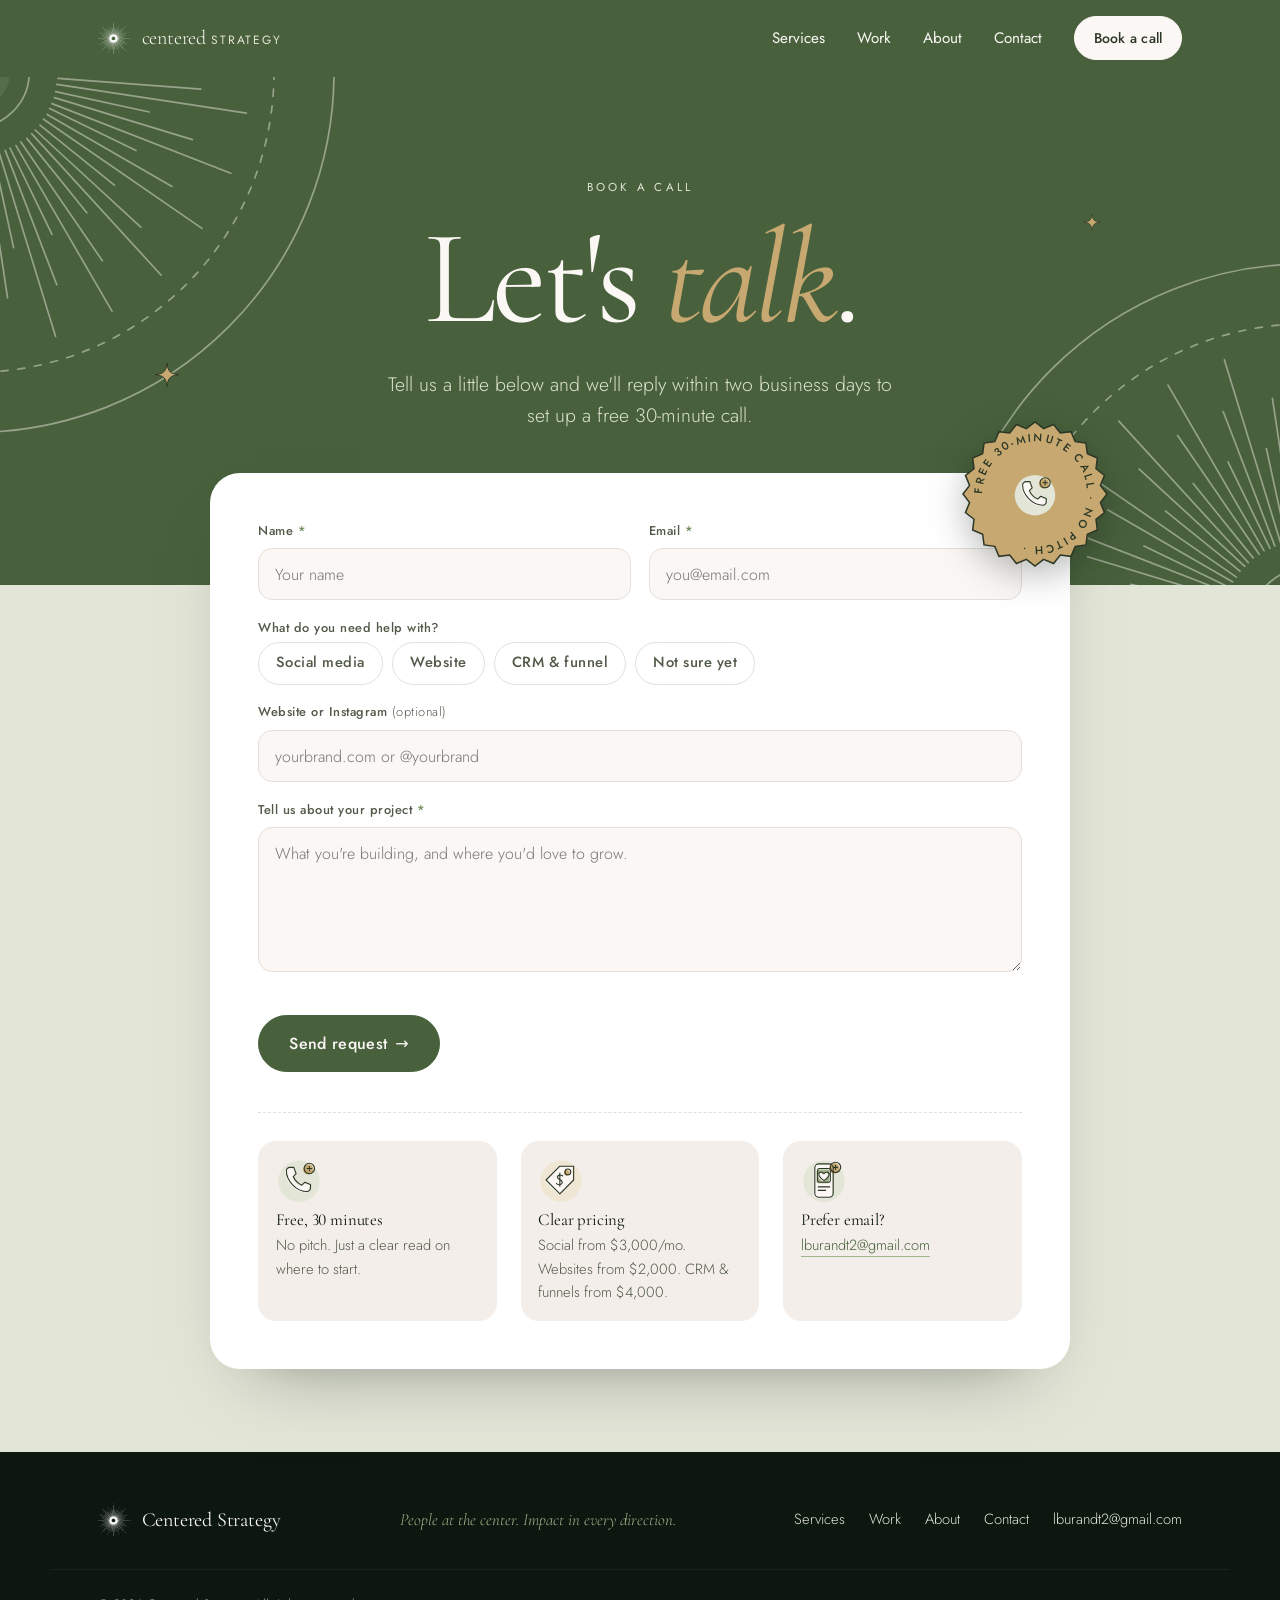
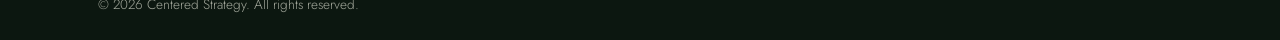
<file: contact.html>
<!DOCTYPE html>
<html lang="en">
<head>
  <meta charset="UTF-8" />
  <meta name="viewport" content="width=device-width, initial-scale=1.0" />
  <title>Book a call | Centered Strategy</title>
  <meta name="description" content="Book a free 30-minute call with Centered Strategy about social media, a new website, or your CRM and sales funnel." />
  <meta property="og:title" content="Book a call | Centered Strategy" />
  <meta property="og:description" content="Book a free 30-minute call with Centered Strategy about social media, a new website, or your CRM and sales funnel." />
  <meta property="og:type" content="website" />
  <meta property="og:url" content="https://centeredstrategy.com/contact.html" />
  <meta property="og:site_name" content="Centered Strategy" />
  <meta property="og:image" content="https://centeredstrategy.com/assets/share.jpg" />
  <meta property="og:image:width" content="1200" />
  <meta property="og:image:height" content="630" />
  <meta property="og:image:alt" content="Centered Strategy logo: social media and websites, done with care." />
  <meta name="twitter:card" content="summary_large_image" />
  <meta name="twitter:image" content="https://centeredstrategy.com/assets/share.jpg" />
  <link rel="preconnect" href="https://fonts.googleapis.com" />
  <link rel="preconnect" href="https://fonts.gstatic.com" crossorigin />
  <link href="https://fonts.googleapis.com/css2?family=Cormorant+Garamond:ital,wght@0,400;0,500;0,600;1,400;1,500&family=Jost:wght@300;400;500&display=swap" rel="stylesheet" media="print" onload="this.media='all'" />
  <noscript><link href="https://fonts.googleapis.com/css2?family=Cormorant+Garamond:ital,wght@0,400;0,500;0,600;1,400;1,500&family=Jost:wght@300;400;500&display=swap" rel="stylesheet" /></noscript>
  <link rel="icon" type="image/png" href="assets/favicon.png" />
  <link rel="stylesheet" href="styles.css?v=28" />
  <link rel="stylesheet" href="design/site.css?v=11" />
</head>
<body class="page-contact">

  <header class="nav" id="nav">
    <div class="container nav__inner">
      <a href="index.html" class="brand" aria-label="Centered Strategy home">
        <img src="assets/logo-mark.png" alt="" class="brand__mark" width="34" height="34" />
        <span class="brand__name"><span class="brand__word">centered</span><span class="brand__strategy">Strategy</span></span>
      </a>
      <nav class="nav__links" aria-label="Primary">
        <a href="services.html">Services</a>
        <a href="projects.html">Work</a>
        <a href="about.html">About</a>
        <a href="contact.html" class="is-current">Contact</a>
      </nav>
      <a href="contact.html" class="btn btn--sm nav__cta">Book a call</a>
      <button class="nav__toggle" id="navToggle" aria-label="Open menu" aria-expanded="false" aria-controls="menu">
        <span></span><span></span><span></span>
      </button>
    </div>
  </header>

  <div class="menu" id="menu" aria-hidden="true">
    <nav class="menu__links" aria-label="Mobile">
      <a href="index.html">Home</a>
      <a href="services.html">Services</a>
      <a href="projects.html">Work</a>
      <a href="about.html">About</a>
      <a href="contact.html" class="is-current">Contact</a>
    </nav>
    <a href="contact.html" class="btn btn--lg btn--light">Book a free call</a>
  </div>

  <main>

    <section class="ph ph--contact">
      <svg class="ph__art ph__art--tl" viewBox="-320 -320 320 320" fill="none" aria-hidden="true" data-speed="-0.08">
        <g stroke="currentColor" stroke-width="1.4" stroke-linecap="round"><path d="M-70 0 L-150 0 M-70 -5 L-189 -14 M-69 -10 L-227 -34 M-68 -16 L-146 -33 M-67 -21 L-182 -56 M-65 -26 L-214 -84 M-63 -30 L-135 -65 M-61 -35 L-165 -95 M-58 -39 L-190 -130 M-55 -44 L-117 -94 M-51 -48 L-139 -129 M-48 -51 L-156 -169 M-44 -55 L-94 -117 M-39 -58 L-107 -157 M-35 -61 L-115 -199 M-30 -63 L-65 -135 M-26 -65 L-69 -177 M-21 -67 L-68 -220 M-16 -68 L-33 -146 M-10 -69 L-28 -188 M-5 -70 L-17 -229 M-0 -70 L-0 -150"/><path d="M-46 0 A46 46 0 0 1 0 -46"/><path d="M-250 0 A250 250 0 0 1 0 -250" stroke-dasharray="6 8"/><path d="M-300 0 A300 300 0 0 1 0 -300"/></g>
        <circle r="30" fill="currentColor" opacity=".18"/></svg>
      <svg class="ph__art ph__art--br" viewBox="-320 -320 320 320" fill="none" aria-hidden="true" data-speed="-0.08">
        <g stroke="currentColor" stroke-width="1.4" stroke-linecap="round"><path d="M-70 0 L-150 0 M-70 -5 L-189 -14 M-69 -10 L-227 -34 M-68 -16 L-146 -33 M-67 -21 L-182 -56 M-65 -26 L-214 -84 M-63 -30 L-135 -65 M-61 -35 L-165 -95 M-58 -39 L-190 -130 M-55 -44 L-117 -94 M-51 -48 L-139 -129 M-48 -51 L-156 -169 M-44 -55 L-94 -117 M-39 -58 L-107 -157 M-35 -61 L-115 -199 M-30 -63 L-65 -135 M-26 -65 L-69 -177 M-21 -67 L-68 -220 M-16 -68 L-33 -146 M-10 -69 L-28 -188 M-5 -70 L-17 -229 M-0 -70 L-0 -150"/><path d="M-46 0 A46 46 0 0 1 0 -46"/><path d="M-250 0 A250 250 0 0 1 0 -250" stroke-dasharray="6 8"/><path d="M-300 0 A300 300 0 0 1 0 -300"/></g>
        <circle r="30" fill="currentColor" opacity=".18"/></svg>
      <img class="floaty" data-speed="0.14" src="design/icons/d-spark.svg" alt="" style="left:12%; top:58%; width:26px" />
      <img class="floaty" data-speed="-0.1" src="design/icons/d-spark.svg" alt="" style="right:14%; top:22%; width:18px" />
      <div class="container ph__inner">
        <p class="eyebrow">Book a call</p>
        <h1>Let's <em>talk</em>.</h1>
        <p class="ph__lede">Tell us a little below and we'll reply within two business days to set up a free 30-minute call.</p>
        
        
      </div>
    </section>

    <section class="section contact2">
      <div class="container contact__inner" data-anim="up">
          <svg class="stamp-badge" viewBox="0 0 200 200" aria-hidden="true">
            <defs><path id="stampRing" d="M100 100 m-70 0 a70 70 0 1 1 140 0 a70 70 0 1 1 -140 0"/></defs>
            <path d="M196.0 100.0 L187.2 111.5 L192.7 124.8 L181.3 133.7 L183.1 148.0 L169.8 153.6 L167.9 167.9 L153.6 169.8 L148.0 183.1 L133.7 181.3 L124.8 192.7 L111.5 187.2 L100.0 196.0 L88.5 187.2 L75.2 192.7 L66.3 181.3 L52.0 183.1 L46.4 169.8 L32.1 167.9 L30.2 153.6 L16.9 148.0 L18.7 133.7 L7.3 124.8 L12.8 111.5 L4.0 100.0 L12.8 88.5 L7.3 75.2 L18.7 66.3 L16.9 52.0 L30.2 46.4 L32.1 32.1 L46.4 30.2 L52.0 16.9 L66.3 18.7 L75.2 7.3 L88.5 12.8 L100.0 4.0 L111.5 12.8 L124.8 7.3 L133.7 18.7 L148.0 16.9 L153.6 30.2 L167.9 32.1 L169.8 46.4 L183.1 52.0 L181.3 66.3 L192.7 75.2 L187.2 88.5 Z" fill="#C7A870" stroke="#2C3726" stroke-width="2"/>
            <text font-family="Jost, sans-serif" font-size="15" font-weight="500" letter-spacing="3.4" fill="#2C3726"><textPath href="#stampRing">FREE 30-MINUTE CALL · NO PITCH · </textPath></text>
            <image href="design/icons/call.svg" x="70" y="70" width="60" height="60"/>
          </svg>
        <form class="contact__form" id="contactForm" action="https://centered-strategy-forms.casadanovavida.workers.dev/" method="post" novalidate>
          <div class="field">
            <label for="name">Name <span class="req" aria-hidden="true">*</span></label>
            <input type="text" id="name" name="name" required autocomplete="name" placeholder="Your name" />
          </div>
          <div class="field">
            <label for="email">Email <span class="req" aria-hidden="true">*</span></label>
            <input type="email" id="email" name="email" required autocomplete="email" placeholder="you@email.com" />
          </div>
          <fieldset class="field field--full">
            <legend>What do you need help with?</legend>
            <div class="chips">
              <label class="chip"><input type="checkbox" name="need" value="Social media" /><span>Social media</span></label>
              <label class="chip"><input type="checkbox" name="need" value="Website" /><span>Website</span></label>
              <label class="chip"><input type="checkbox" name="need" value="CRM and funnel" /><span>CRM &amp; funnel</span></label>
              <label class="chip"><input type="checkbox" name="need" value="Not sure yet" /><span>Not sure yet</span></label>
            </div>
          </fieldset>
          <div class="field field--full">
            <label for="website">Website or Instagram <span style="font-weight:300">(optional)</span></label>
            <input type="text" id="website" name="website" placeholder="yourbrand.com or @yourbrand" />
          </div>
          <div class="field field--full">
            <label for="message">Tell us about your project <span class="req" aria-hidden="true">*</span></label>
            <textarea id="message" name="message" rows="5" required placeholder="What you're building, and where you'd love to grow."></textarea>
          </div>
          <!-- honeypot: hidden from people, bots fill it -->
          <div class="hp" aria-hidden="true"><label for="gotcha">Leave this empty</label><input type="text" id="gotcha" name="_gotcha" tabindex="-1" autocomplete="off" /></div>
          <div class="field field--full">
            <div class="cf-turnstile" data-sitekey="0x4AAAAAAFcAeiTtnErUvzNW" data-theme="light"></div>
          </div>
          <p class="form-status" id="formStatus" role="status" aria-live="polite"></p>
          <button type="submit" class="btn btn--lg" id="formSubmit">Send request <span aria-hidden="true">&rarr;</span></button>
        </form>
        <div class="form-done" id="formDone" hidden tabindex="-1">
          <div class="form-done__mark" aria-hidden="true"><svg viewBox="0 0 24 24" fill="none" stroke="currentColor" stroke-width="1.6" stroke-linecap="round" stroke-linejoin="round"><path d="M5 12.5l4.2 4.2L19 7"/></svg></div>
          <p class="eyebrow">Request sent</p>
          <h2 class="section__title">Thank you<span id="doneName"></span>. <em>We got it.</em></h2>
          <p>A confirmation is on its way to <strong id="doneEmail">your inbox</strong>. We read every request personally and will reply within two business days.</p>
          <div class="hero__cta form-done__cta">
            <a href="projects.html" class="btn btn--lg">See the work <span aria-hidden="true">&rarr;</span></a>
            <a href="index.html" class="btn btn--lg btn--ghost">Back to home</a>
          </div>
        </div>

        <div class="contact__side">
          <div><img src="design/icons/call.svg" alt="" /><h3>Free, 30 minutes</h3><p>No pitch. Just a clear read on where to start.</p></div>
          <div><img src="design/icons/tag.svg" alt="" /><h3>Clear pricing</h3><p>Social from $3,000/mo. Websites from $2,000. CRM &amp; funnels from $4,000.</p></div>
          <div><img src="design/icons/social.svg" alt="" /><h3>Prefer email?</h3><p><a href="mailto:lburandt2@gmail.com">lburandt2@gmail.com</a></p></div>
        </div>
      </div>
    </section>

  </main>

  <footer class="footer">
    <div class="container footer__inner">
      <a href="index.html" class="brand brand--light">
        <img src="assets/logo-mark.png" alt="" class="brand__mark" width="26" height="26" />
        <span class="brand__name">Centered Strategy</span>
      </a>
      <p class="footer__tag">People at the center. Impact in every direction.</p>
      <nav class="footer__links" aria-label="Footer">
        <a href="services.html">Services</a>
        <a href="projects.html">Work</a>
        <a href="about.html">About</a>
        <a href="contact.html">Contact</a>
        <a href="mailto:lburandt2@gmail.com">lburandt2@gmail.com</a>
      </nav>
    </div>
    <div class="container footer__base">
      <span>&copy; <span id="year"></span> Centered Strategy. All rights reserved.</span>
    </div>
  </footer>

  <script src="https://challenges.cloudflare.com/turnstile/v0/api.js" async defer></script>
  <script src="main.js?v=8"></script>
  <script src="design/motion.js?v=4"></script>
</body>
</html>
</file>
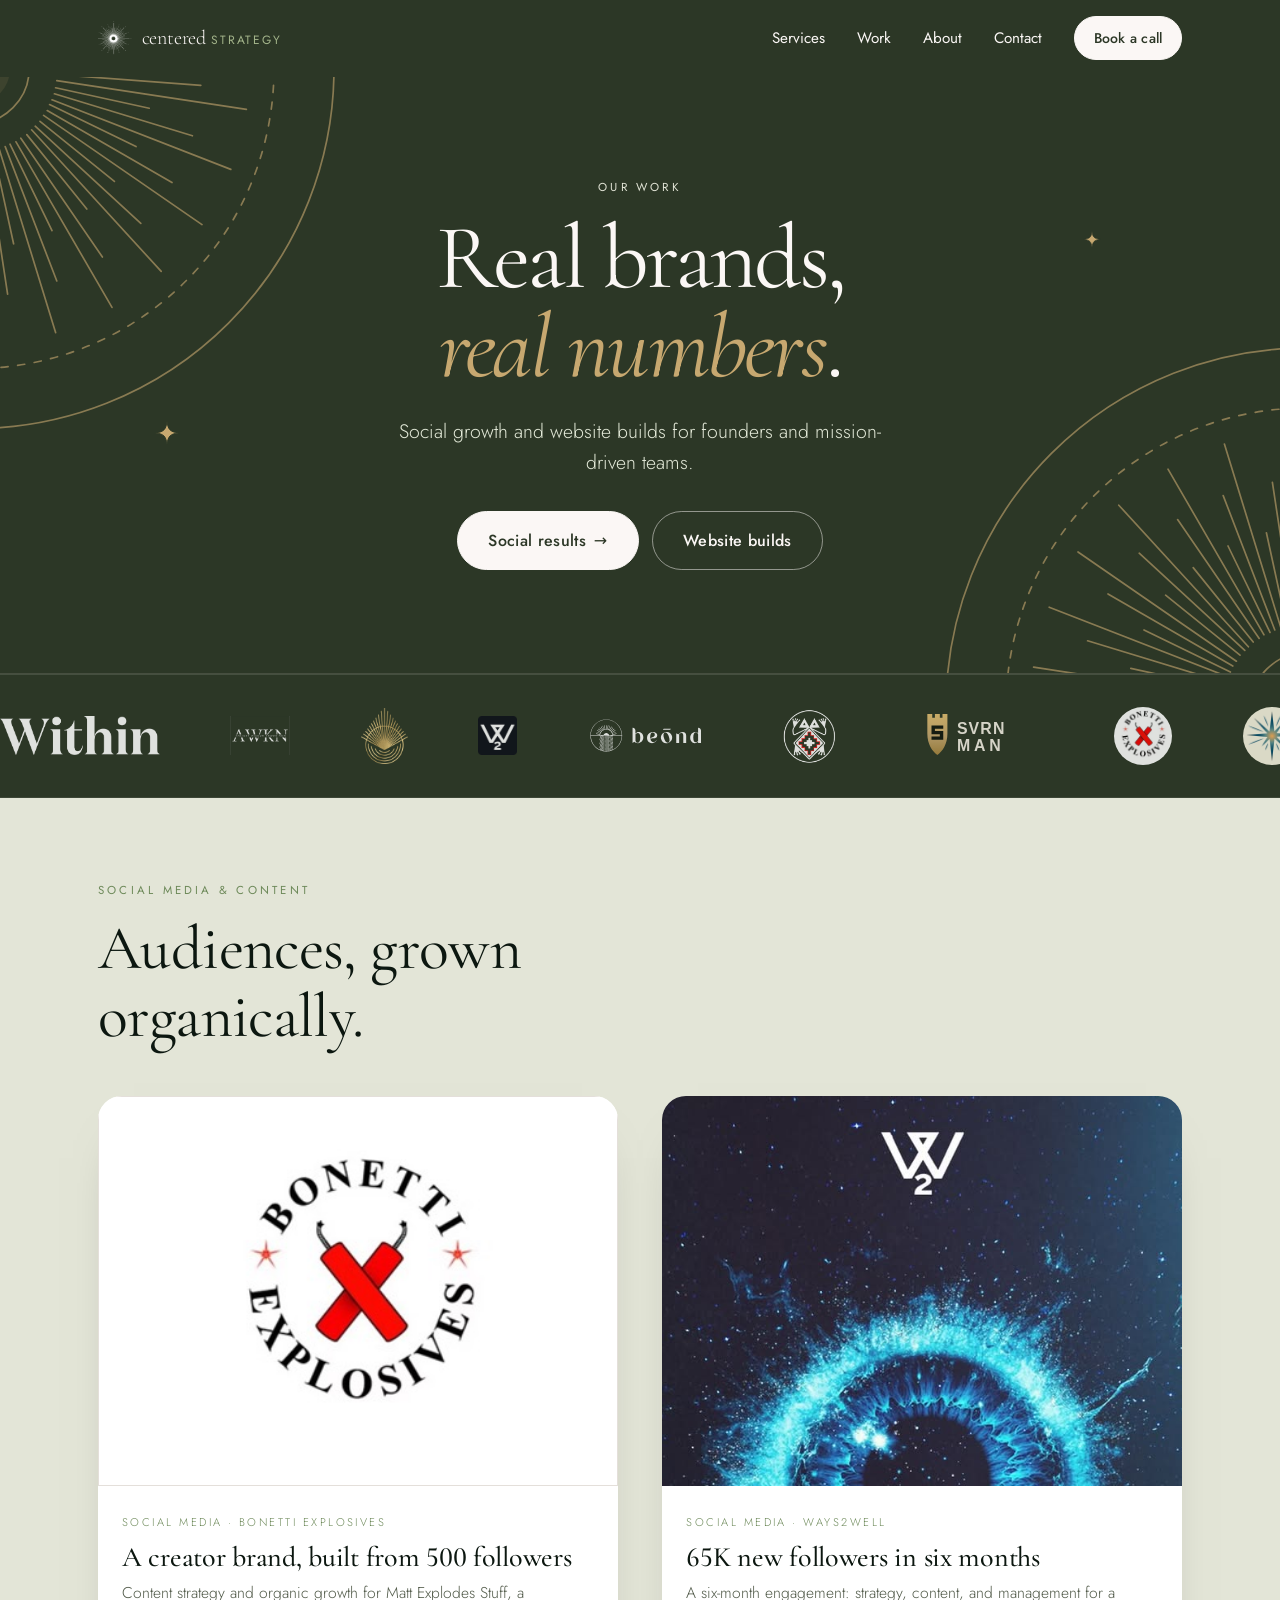
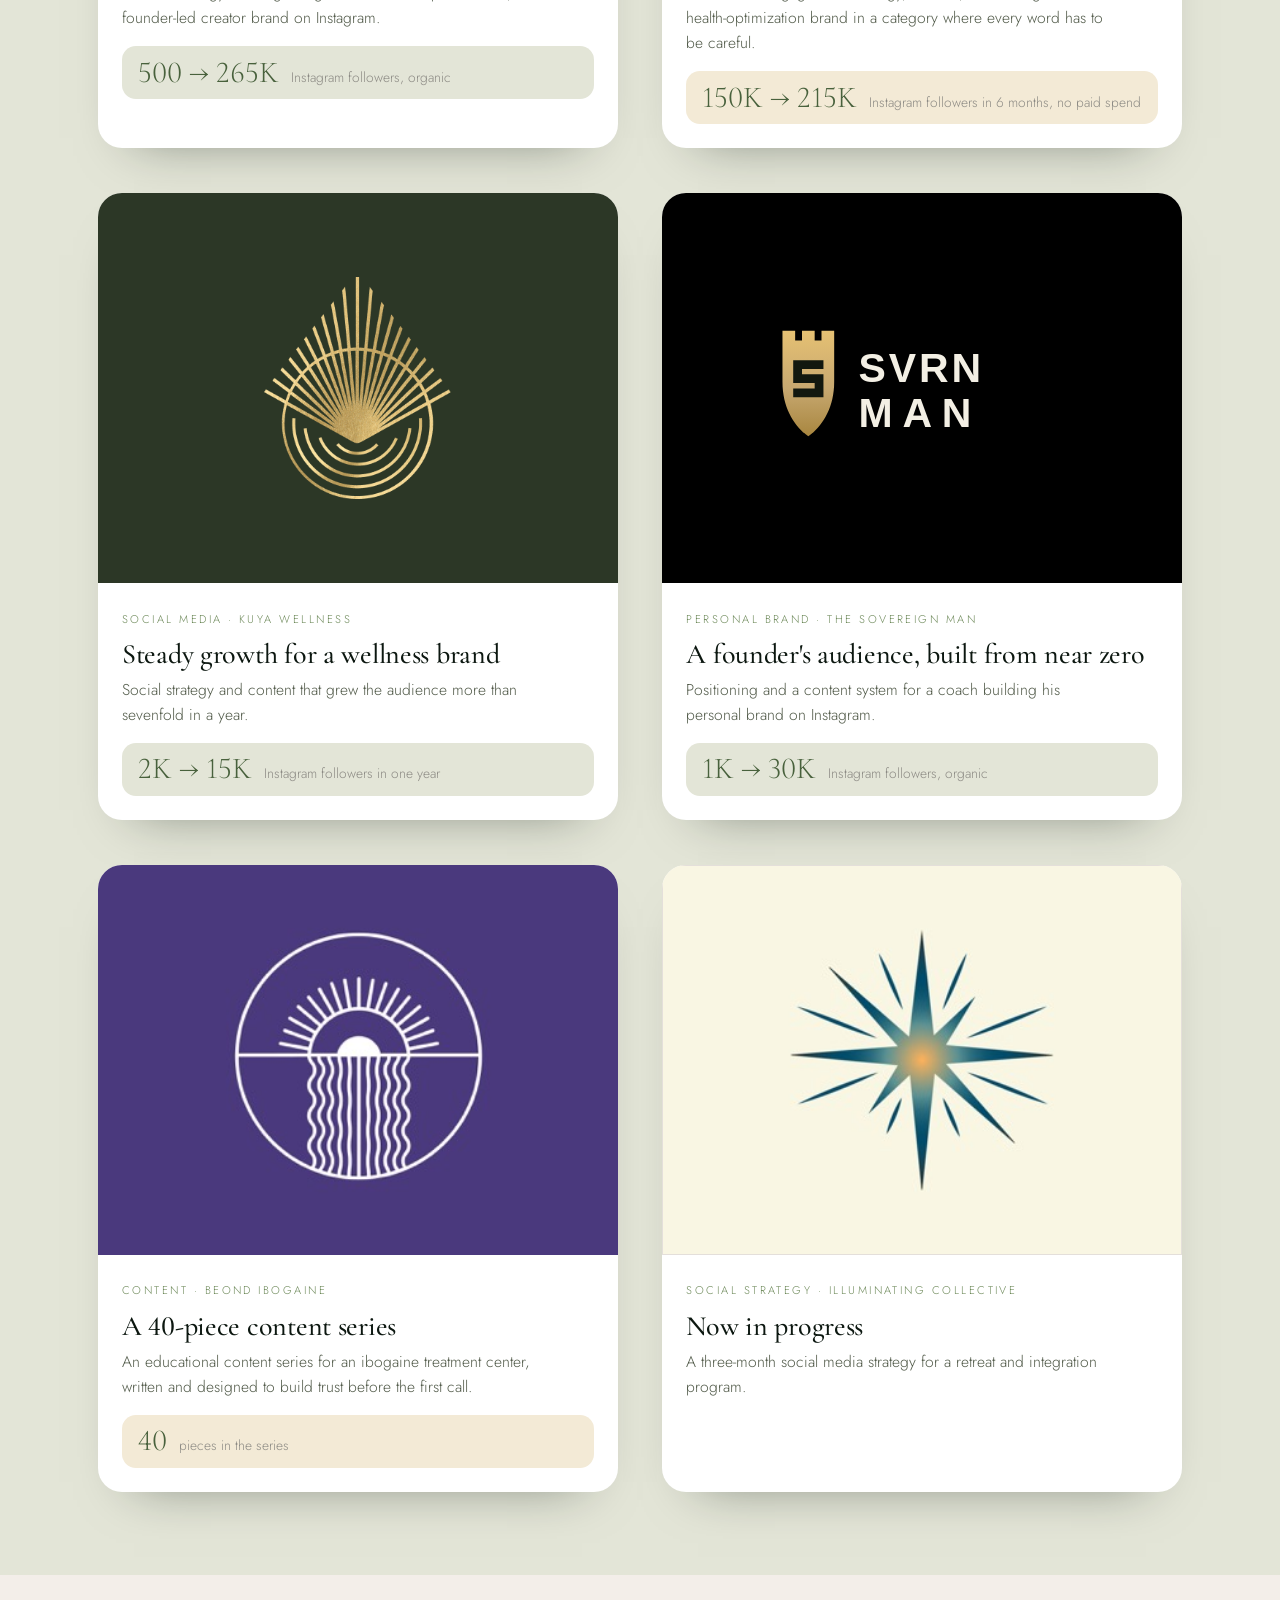
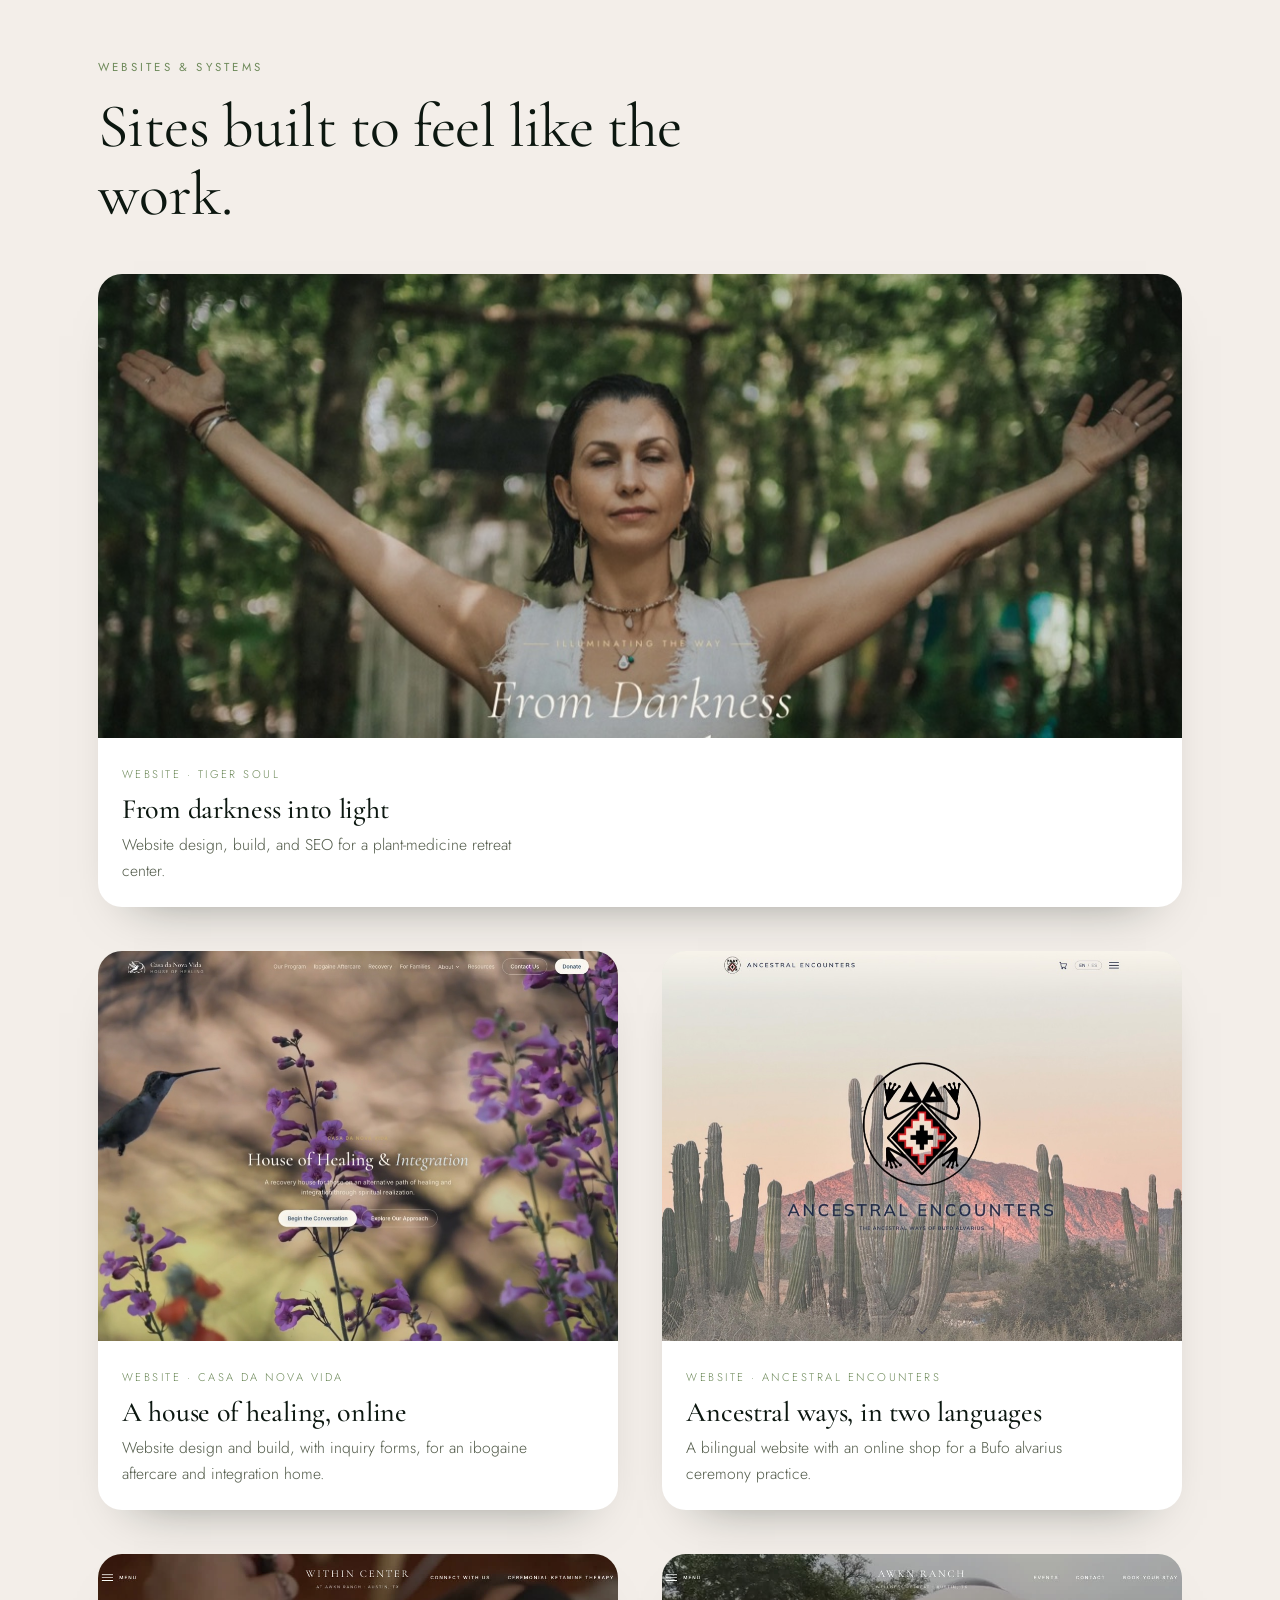
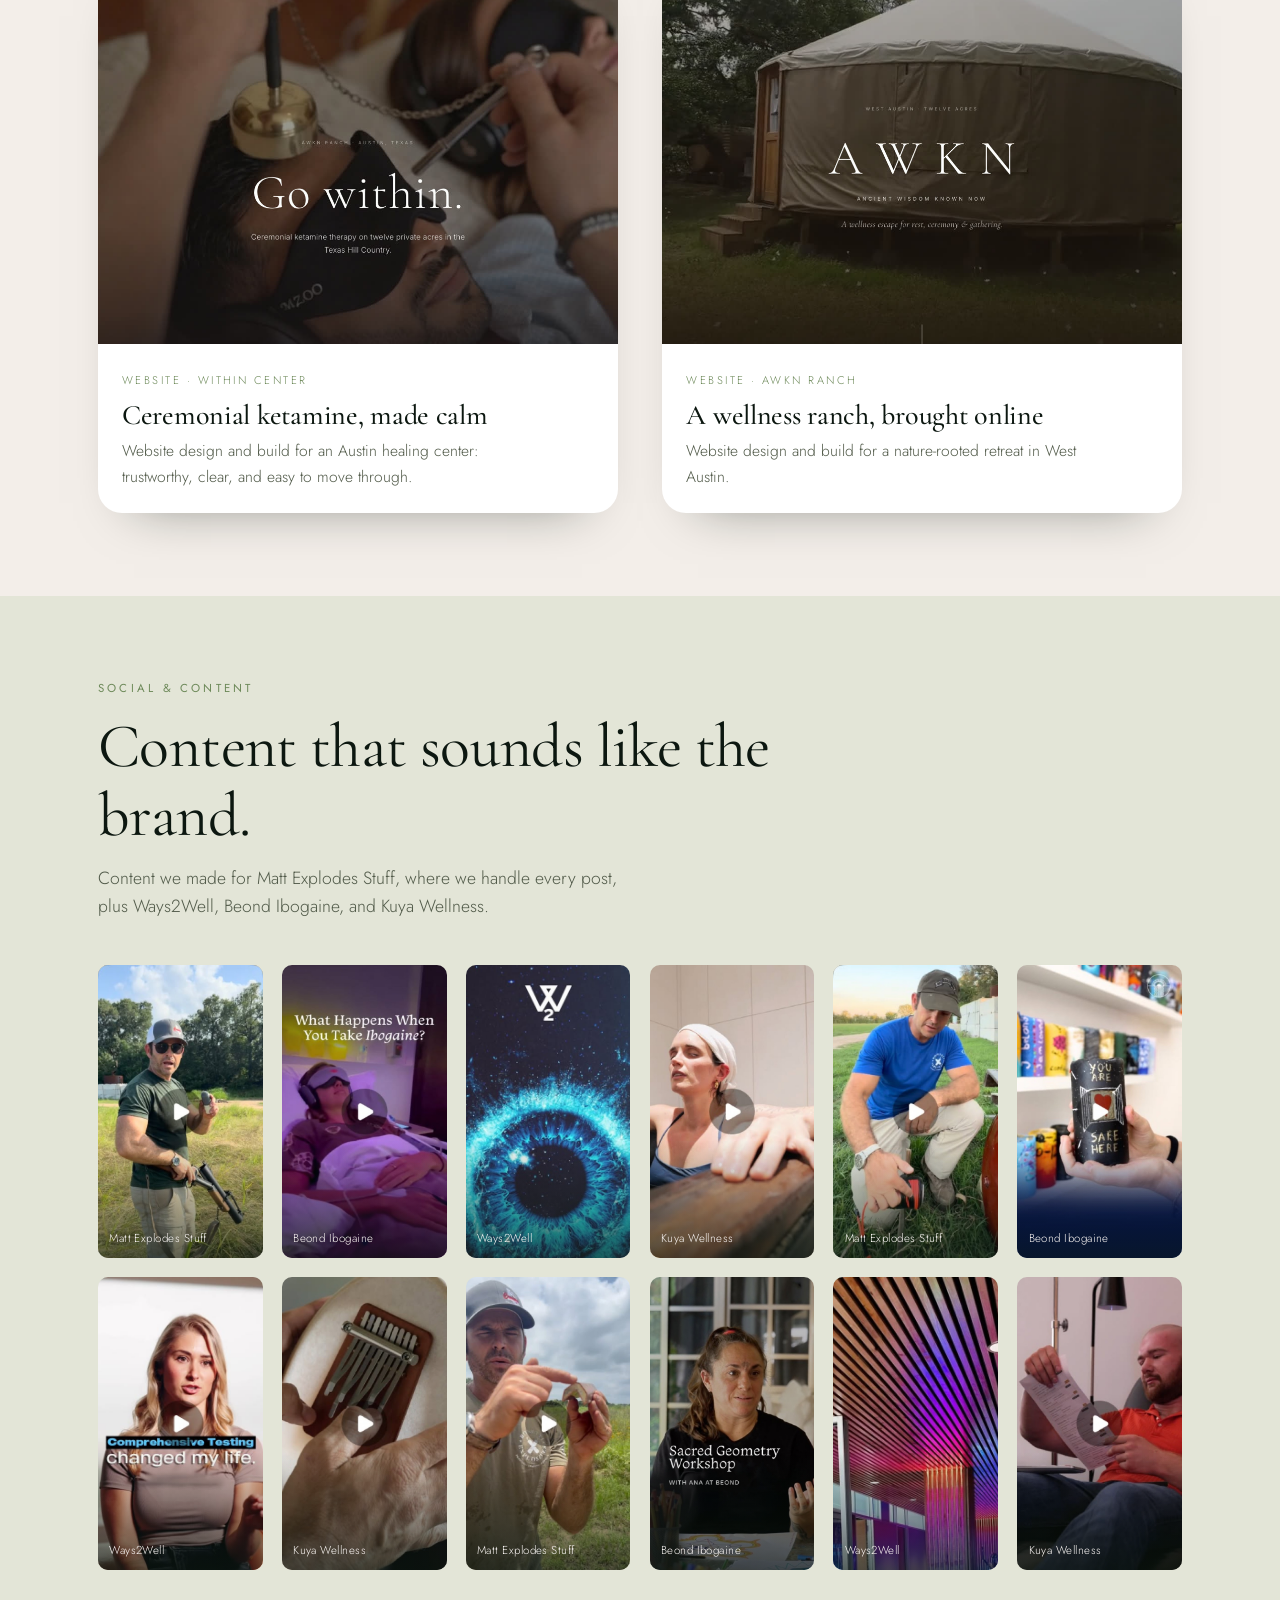
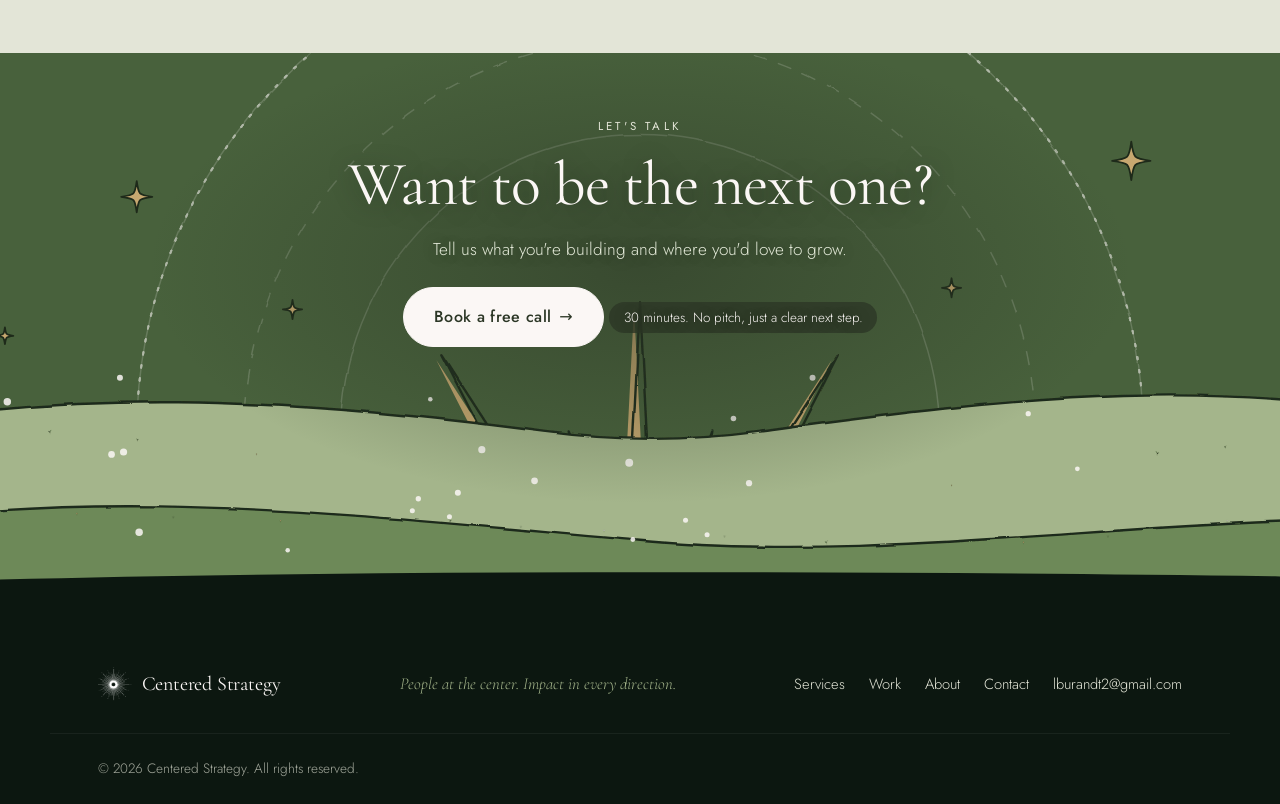
<file: projects.html>
<!DOCTYPE html>
<html lang="en">
<head>
  <meta charset="UTF-8" />
  <meta name="viewport" content="width=device-width, initial-scale=1.0" />
  <title>Work | Centered Strategy</title>
  <meta name="description" content="Social media growth and website builds for founders and wellness brands, including Ways2Well, Within Center, and AWKN Ranch." />
  <meta property="og:title" content="Work | Centered Strategy" />
  <meta property="og:description" content="Social media growth and website builds for founders and wellness brands, including Ways2Well, Within Center, and AWKN Ranch." />
  <meta property="og:type" content="website" />
  <meta property="og:url" content="https://centeredstrategy.com/projects.html" />
  <meta property="og:site_name" content="Centered Strategy" />
  <meta property="og:image" content="https://centeredstrategy.com/assets/share.jpg" />
  <meta property="og:image:width" content="1200" />
  <meta property="og:image:height" content="630" />
  <meta property="og:image:alt" content="Centered Strategy logo: social media and websites, done with care." />
  <meta name="twitter:card" content="summary_large_image" />
  <meta name="twitter:image" content="https://centeredstrategy.com/assets/share.jpg" />
  <link rel="preconnect" href="https://fonts.googleapis.com" />
  <link rel="preconnect" href="https://fonts.gstatic.com" crossorigin />
  <link href="https://fonts.googleapis.com/css2?family=Cormorant+Garamond:ital,wght@0,400;0,500;0,600;1,400;1,500&family=Jost:wght@300;400;500&display=swap" rel="stylesheet" media="print" onload="this.media='all'" />
  <noscript><link href="https://fonts.googleapis.com/css2?family=Cormorant+Garamond:ital,wght@0,400;0,500;0,600;1,400;1,500&family=Jost:wght@300;400;500&display=swap" rel="stylesheet" /></noscript>
  <link rel="icon" type="image/png" href="assets/favicon.png" />
  <link rel="stylesheet" href="styles.css?v=28" />
  <link rel="stylesheet" href="design/site.css?v=11" />
</head>
<body class="home-sun page-projects">

  <header class="nav" id="nav">
    <div class="container nav__inner">
      <a href="index.html" class="brand" aria-label="Centered Strategy home">
        <img src="assets/logo-mark.png" alt="" class="brand__mark" width="34" height="34" />
        <span class="brand__name"><span class="brand__word">centered</span><span class="brand__strategy">Strategy</span></span>
      </a>
      <nav class="nav__links" aria-label="Primary">
        <a href="services.html">Services</a>
        <a href="projects.html" class="is-current">Work</a>
        <a href="about.html">About</a>
        <a href="contact.html">Contact</a>
      </nav>
      <a href="contact.html" class="btn btn--sm nav__cta">Book a call</a>
      <button class="nav__toggle" id="navToggle" aria-label="Open menu" aria-expanded="false" aria-controls="menu">
        <span></span><span></span><span></span>
      </button>
    </div>
  </header>

  <div class="menu" id="menu" aria-hidden="true">
    <nav class="menu__links" aria-label="Mobile">
      <a href="index.html">Home</a>
      <a href="services.html">Services</a>
      <a href="projects.html" class="is-current">Work</a>
      <a href="about.html">About</a>
      <a href="contact.html">Contact</a>
    </nav>
    <a href="contact.html" class="btn btn--lg btn--light">Book a free call</a>
  </div>

  <main>

    <section class="ph ph--work">
      <svg class="ph__art ph__art--tl" viewBox="-320 -320 320 320" fill="none" aria-hidden="true" data-speed="-0.08">
        <g stroke="currentColor" stroke-width="1.4" stroke-linecap="round"><path d="M-70 0 L-150 0 M-70 -5 L-189 -14 M-69 -10 L-227 -34 M-68 -16 L-146 -33 M-67 -21 L-182 -56 M-65 -26 L-214 -84 M-63 -30 L-135 -65 M-61 -35 L-165 -95 M-58 -39 L-190 -130 M-55 -44 L-117 -94 M-51 -48 L-139 -129 M-48 -51 L-156 -169 M-44 -55 L-94 -117 M-39 -58 L-107 -157 M-35 -61 L-115 -199 M-30 -63 L-65 -135 M-26 -65 L-69 -177 M-21 -67 L-68 -220 M-16 -68 L-33 -146 M-10 -69 L-28 -188 M-5 -70 L-17 -229 M-0 -70 L-0 -150"/><path d="M-46 0 A46 46 0 0 1 0 -46"/><path d="M-250 0 A250 250 0 0 1 0 -250" stroke-dasharray="6 8"/><path d="M-300 0 A300 300 0 0 1 0 -300"/></g>
        <circle r="30" fill="currentColor" opacity=".18"/></svg>
      <svg class="ph__art ph__art--br" viewBox="-320 -320 320 320" fill="none" aria-hidden="true" data-speed="-0.08">
        <g stroke="currentColor" stroke-width="1.4" stroke-linecap="round"><path d="M-70 0 L-150 0 M-70 -5 L-189 -14 M-69 -10 L-227 -34 M-68 -16 L-146 -33 M-67 -21 L-182 -56 M-65 -26 L-214 -84 M-63 -30 L-135 -65 M-61 -35 L-165 -95 M-58 -39 L-190 -130 M-55 -44 L-117 -94 M-51 -48 L-139 -129 M-48 -51 L-156 -169 M-44 -55 L-94 -117 M-39 -58 L-107 -157 M-35 -61 L-115 -199 M-30 -63 L-65 -135 M-26 -65 L-69 -177 M-21 -67 L-68 -220 M-16 -68 L-33 -146 M-10 -69 L-28 -188 M-5 -70 L-17 -229 M-0 -70 L-0 -150"/><path d="M-46 0 A46 46 0 0 1 0 -46"/><path d="M-250 0 A250 250 0 0 1 0 -250" stroke-dasharray="6 8"/><path d="M-300 0 A300 300 0 0 1 0 -300"/></g>
        <circle r="30" fill="currentColor" opacity=".18"/></svg>
      <img class="floaty" data-speed="0.14" src="design/icons/d-spark.svg" alt="" style="left:12%; top:58%; width:26px" />
      <img class="floaty" data-speed="-0.1" src="design/icons/d-spark.svg" alt="" style="right:14%; top:22%; width:18px" />
      <div class="container ph__inner">
        <p class="eyebrow">Our work</p>
        <h1>Real brands, <em>real numbers</em>.</h1>
        <p class="ph__lede">Social growth and website builds for founders and mission-driven teams.</p>
        <div class="hero__cta"><a href="#social-work" class="btn btn--lg btn--light">Social results <span aria-hidden="true">&rarr;</span></a><a href="#websites" class="btn btn--lg btn--outline">Website builds</a></div>
        
      </div>
    </section>

    <section class="proof" aria-label="Brands we've worked with">
    <div class="marquee" aria-label="Brands we've worked with">
      <div class="marquee__track">
        <img class="marquee__logo" src="assets/logo-within.png" alt="Within Center" />
        <img class="marquee__logo" src="assets/logo-awkn.png" alt="AWKN Ranch" />
        <img class="marquee__logo marquee__logo--mark" src="assets/logo-kuya.png" alt="Kuya Wellness" />
        <img class="marquee__logo" src="assets/logo-ways2well.png" alt="Ways2Well" />
        <img class="marquee__logo" src="assets/logo-beond.svg" alt="Beond Ibogaine" />
        <img class="marquee__logo marquee__logo--mark" src="assets/logo-otac.png" alt="Ancestral Encounters" />
        <img class="marquee__logo marquee__logo--svrn" src="assets/logo-svrn.svg" alt="SVRN Man" />
        <img class="marquee__logo marquee__logo--badge" src="assets/logo-bonetti.jpg" alt="Bonetti Explosives" />
        <img class="marquee__logo marquee__logo--badge" src="assets/logo-illuminating.jpg" alt="Illuminating Collective" />
        <img class="marquee__logo" src="assets/logo-within.png" alt="" aria-hidden="true" />
        <img class="marquee__logo" src="assets/logo-awkn.png" alt="" aria-hidden="true" />
        <img class="marquee__logo marquee__logo--mark" src="assets/logo-kuya.png" alt="" aria-hidden="true" />
        <img class="marquee__logo" src="assets/logo-ways2well.png" alt="" aria-hidden="true" />
        <img class="marquee__logo" src="assets/logo-beond.svg" alt="" aria-hidden="true" />
        <img class="marquee__logo marquee__logo--mark" src="assets/logo-otac.png" alt="" aria-hidden="true" />
        <img class="marquee__logo marquee__logo--svrn" src="assets/logo-svrn.svg" alt="" aria-hidden="true" />
        <img class="marquee__logo marquee__logo--badge" src="assets/logo-bonetti.jpg" alt="" aria-hidden="true" />
        <img class="marquee__logo marquee__logo--badge" src="assets/logo-illuminating.jpg" alt="" aria-hidden="true" />
      </div>
    </div>
    </section>

    <section class="section" id="social-work">
      <div class="container">
        <header class="section__head" data-anim="up">
          <p class="eyebrow">Social media &amp; content</p>
          <h2 class="section__title">Audiences, grown organically.</h2>
        </header>
        <div class="cases">
          <a class="case" data-anim="up" href="projects.html#social">
            <div class="case__frame"><div class="case__tile case__tile--bonetti"><img class="is-full" src="assets/logo-bonetti.jpg" alt="Bonetti Explosives" loading="lazy" /></div></div>
            <div class="case__meta">
              <span class="case__tag">Social media &middot; Bonetti Explosives</span>
              <h3>A creator brand, built from 500 followers</h3>
              <p>Content strategy and organic growth for Matt Explodes Stuff, a founder-led creator brand on Instagram.</p>
              <div class="case__result"><strong>500 &rarr; 265K</strong><span>Instagram followers, organic</span></div>
            </div>
          </a>
          <a class="case" data-anim="up" href="projects.html#social">
            <div class="case__frame"><img class="case__img" src="assets/proj-ways2well.jpg" alt="A Ways2Well social post" loading="lazy" /></div>
            <div class="case__meta">
              <span class="case__tag">Social media &middot; Ways2Well</span>
              <h3>65K new followers in six months</h3>
              <p>A six-month engagement: strategy, content, and management for a health-optimization brand in a category where every word has to be careful.</p>
              <div class="case__result"><strong>150K &rarr; 215K</strong><span>Instagram followers in 6 months, no paid spend</span></div>
            </div>
          </a>
          <a class="case" data-anim="up" href="projects.html#social">
            <div class="case__frame"><div class="case__tile case__tile--forest"><img class="is-mark" src="assets/logo-kuya.png" alt="Kuya Wellness" loading="lazy" /></div></div>
            <div class="case__meta">
              <span class="case__tag">Social media &middot; Kuya Wellness</span>
              <h3>Steady growth for a wellness brand</h3>
              <p>Social strategy and content that grew the audience more than sevenfold in a year.</p>
              <div class="case__result"><strong>2K &rarr; 15K</strong><span>Instagram followers in one year</span></div>
            </div>
          </a>
          <a class="case" data-anim="up" href="projects.html#social">
            <div class="case__frame"><div class="case__tile case__tile--black"><img src="assets/logo-svrn.svg" alt="SVRN Man" loading="lazy" /></div></div>
            <div class="case__meta">
              <span class="case__tag">Personal brand &middot; The Sovereign Man</span>
              <h3>A founder's audience, built from near zero</h3>
              <p>Positioning and a content system for a coach building his personal brand on Instagram.</p>
              <div class="case__result"><strong>1K &rarr; 30K</strong><span>Instagram followers, organic</span></div>
            </div>
          </a>
          <a class="case" data-anim="up" href="projects.html#social">
            <div class="case__frame"><div class="case__tile case__tile--beond"><img class="is-full" src="assets/logo-beond-mark.jpg" alt="Beond Ibogaine" loading="lazy" /></div></div>
            <div class="case__meta">
              <span class="case__tag">Content &middot; Beond Ibogaine</span>
              <h3>A 40-piece content series</h3>
              <p>An educational content series for an ibogaine treatment center, written and designed to build trust before the first call.</p>
              <div class="case__result"><strong>40</strong><span>pieces in the series</span></div>
            </div>
          </a>
          <a class="case" data-anim="up" href="projects.html#social">
            <div class="case__frame"><div class="case__tile case__tile--illum"><img class="is-full" src="assets/logo-illuminating.jpg" alt="Illuminating Collective" loading="lazy" /></div></div>
            <div class="case__meta">
              <span class="case__tag">Social strategy &middot; Illuminating Collective</span>
              <h3>Now in progress</h3>
              <p>A three-month social media strategy for a retreat and integration program.</p>
            </div>
          </a>
        </div>
      </div>
    </section>

    <section class="section section--warm" id="websites">
      <div class="container">
        <header class="section__head" data-anim="up">
          <p class="eyebrow">Websites &amp; systems</p>
          <h2 class="section__title">Sites built to feel like the work.</h2>
        </header>
        <div class="cases">
          <a class="case case--wide" data-anim="up" href="https://www.tigersoulretreats.com/" target="_blank" rel="noopener">
            <div class="case__frame"><img class="case__img" src="assets/proj-tigersoul.jpg" alt="Tiger Soul Medicine Retreats website" loading="lazy" /></div>
            <div class="case__meta">
              <span class="case__tag">Website &middot; Tiger Soul</span>
              <h3>From darkness into light</h3>
              <p>Website design, build, and SEO for a plant-medicine retreat center.</p>
            </div>
          </a>
          <a class="case" data-anim="up" href="https://casadanovavida.com/" target="_blank" rel="noopener">
            <div class="case__frame"><img class="case__img" src="assets/proj-casa.jpg" alt="Casa da Nova Vida website" loading="lazy" /></div>
            <div class="case__meta">
              <span class="case__tag">Website &middot; Casa da Nova Vida</span>
              <h3>A house of healing, online</h3>
              <p>Website design and build, with inquiry forms, for an ibogaine aftercare and integration home.</p>
            </div>
          </a>
          <a class="case" data-anim="up" href="https://ancestralencounters.org/" target="_blank" rel="noopener">
            <div class="case__frame"><img class="case__img" src="assets/proj-ancestral.jpg" alt="Ancestral Encounters website" loading="lazy" /></div>
            <div class="case__meta">
              <span class="case__tag">Website &middot; Ancestral Encounters</span>
              <h3>Ancestral ways, in two languages</h3>
              <p>A bilingual website with an online shop for a Bufo alvarius ceremony practice.</p>
            </div>
          </a>
          <a class="case" data-anim="up" href="https://www.within.center/" target="_blank" rel="noopener">
            <div class="case__frame"><img class="case__img" src="assets/proj-within.jpg" alt="Within Center website" loading="lazy" /></div>
            <div class="case__meta">
              <span class="case__tag">Website &middot; Within Center</span>
              <h3>Ceremonial ketamine, made calm</h3>
              <p>Website design and build for an Austin healing center: trustworthy, clear, and easy to move through.</p>
            </div>
          </a>
          <a class="case" data-anim="up" href="https://www.awknranch.com/" target="_blank" rel="noopener">
            <div class="case__frame"><img class="case__img" src="assets/proj-awkn.jpg" alt="AWKN Ranch website" loading="lazy" /></div>
            <div class="case__meta">
              <span class="case__tag">Website &middot; AWKN Ranch</span>
              <h3>A wellness ranch, brought online</h3>
              <p>Website design and build for a nature-rooted retreat in West Austin.</p>
            </div>
          </a>
        </div>
      </div>
    </section>

    <section class="section section--tint" id="social">
      <div class="container">
        <header class="section__head" data-anim="up">
          <p class="eyebrow">Social &amp; content</p>
          <h2 class="section__title">Content that sounds like the brand.</h2>
          <p class="section__sub">Content we made for Matt Explodes Stuff, where we handle every post, plus Ways2Well, Beond Ibogaine, and Kuya Wellness.</p>
        </header>
        <div class="reels reveal">
          <a class="reel" href="https://www.instagram.com/mattexplodesstuff/reel/DbwSjhOBMvX/" target="_blank" rel="noopener">
            <img src="assets/social-matt-top1.jpg" alt="Matt Explodes Stuff post" loading="lazy" />
            <span class="reel__tag">Matt Explodes Stuff</span>
          </a>
          <a class="reel" href="https://www.instagram.com/p/DbycXJAqkL-/" target="_blank" rel="noopener">
            <img src="assets/social-beond-1.jpg" alt="Beond Ibogaine post" loading="lazy" />
            <span class="reel__tag">Beond Ibogaine</span>
          </a>
          <a class="reel" href="https://www.instagram.com/ways2well/" target="_blank" rel="noopener">
            <img src="assets/proj-ways2well.jpg" alt="Ways2Well post" loading="lazy" />
            <span class="reel__tag">Ways2Well</span>
          </a>
          <a class="reel" href="https://www.instagram.com/reel/C_RHbbhJgSC/" target="_blank" rel="noopener">
            <img src="assets/social-kuya-1.jpg" alt="Kuya Wellness post" loading="lazy" />
            <span class="reel__tag">Kuya Wellness</span>
          </a>
          <a class="reel" href="https://www.instagram.com/mattexplodesstuff/reel/Depa0mwPTdy/" target="_blank" rel="noopener">
            <img src="assets/social-matt-1.jpg" alt="Matt Explodes Stuff post" loading="lazy" />
            <span class="reel__tag">Matt Explodes Stuff</span>
          </a>
          <a class="reel" href="https://www.instagram.com/p/DW1qhIhCnEu/" target="_blank" rel="noopener">
            <img src="assets/social-beond-2.jpg" alt="Beond Ibogaine post" loading="lazy" />
            <span class="reel__tag">Beond Ibogaine</span>
          </a>
          <a class="reel" href="https://www.instagram.com/ways2well/" target="_blank" rel="noopener">
            <img src="assets/ways2well-1.jpg" alt="Ways2Well post" loading="lazy" />
            <span class="reel__tag">Ways2Well</span>
          </a>
          <a class="reel" href="https://www.instagram.com/reel/C-dkZSRJfbO/" target="_blank" rel="noopener">
            <img src="assets/social-kuya-2.jpg" alt="Kuya Wellness post" loading="lazy" />
            <span class="reel__tag">Kuya Wellness</span>
          </a>
          <a class="reel" href="https://www.instagram.com/mattexplodesstuff/reel/DbWkm1Ahlst/" target="_blank" rel="noopener">
            <img src="assets/social-matt-top2.jpg" alt="Matt Explodes Stuff post" loading="lazy" />
            <span class="reel__tag">Matt Explodes Stuff</span>
          </a>
          <a class="reel" href="https://www.instagram.com/reel/DVOhZAVig7A/" target="_blank" rel="noopener">
            <img src="assets/social-beond-3.jpg" alt="Beond Ibogaine post" loading="lazy" />
            <span class="reel__tag">Beond Ibogaine</span>
          </a>
          <a class="reel" href="https://www.instagram.com/ways2well/" target="_blank" rel="noopener">
            <img src="assets/ways2well-3.jpg" alt="Ways2Well post" loading="lazy" />
            <span class="reel__tag">Ways2Well</span>
          </a>
          <a class="reel" href="https://www.instagram.com/reel/C90WXLdpJ4v/" target="_blank" rel="noopener">
            <img src="assets/social-kuya-3.jpg" alt="Kuya Wellness post" loading="lazy" />
            <span class="reel__tag">Kuya Wellness</span>
          </a>
        </div>
      </div>
    </section>

    <section class="cta-sun" aria-label="Book a call">
      <svg class="scene scene--cta" viewBox="0 0 1440 470" preserveAspectRatio="xMidYMax slice" fill="none" aria-hidden="true">
  <defs>
    <filter id="rough" x="-5%" y="-5%" width="110%" height="110%">
      <feTurbulence type="fractalNoise" baseFrequency="0.03" numOctaves="2" seed="7" result="n"/>
      <feDisplacementMap in="SourceGraphic" in2="n" scale="3" xChannelSelector="R" yChannelSelector="G"/>
    </filter>
  </defs>
  <g stroke="#FBF7F5" stroke-width="1.6" stroke-dasharray="2 9" stroke-linecap="round" opacity=".5"><circle class="ripple" style="animation-delay:0s" cx="720" cy="318" r="420"/><circle class="ripple" style="animation-delay:2.5s" cx="720" cy="318" r="420"/><circle class="ripple" style="animation-delay:5s" cx="720" cy="318" r="420"/></g>
  <g stroke="#FBF7F5" stroke-width="1.2" opacity=".18" filter="url(#rough)">
    <circle cx="720" cy="318" r="250"/><circle cx="720" cy="318" r="330" stroke-dasharray="12 10"/><circle cx="720" cy="318" r="420"/>
  </g>
  <g class="sun">
    <g class="rays">
      <path d="M709.7 190.4 L720.0 -12.0 L730.3 190.4 Z M745.1 192.5 L779.5 95.8 L761.0 196.7 Z M774.9 202.4 L885.0 32.2 L792.7 212.6 Z M804.5 221.9 L882.6 155.4 L816.1 233.5 Z M825.4 245.3 L1005.8 153.0 L835.6 263.1 Z M841.3 277.0 L942.2 258.5 L845.5 292.9 Z M847.6 307.7 L1050.0 318.0 L847.6 328.3 Z M845.5 343.1 L942.2 377.5 L841.3 359.0 Z M835.6 372.9 L1005.8 483.0 L825.4 390.7 Z M816.1 402.5 L882.6 480.6 L804.5 414.1 Z M792.7 423.4 L885.0 603.8 L774.9 433.6 Z M761.0 439.3 L779.5 540.2 L745.1 443.5 Z M730.3 445.6 L720.0 648.0 L709.7 445.6 Z M694.9 443.5 L660.5 540.2 L679.0 439.3 Z M665.1 433.6 L555.0 603.8 L647.3 423.4 Z M635.5 414.1 L557.4 480.6 L623.9 402.5 Z M614.6 390.7 L434.2 483.0 L604.4 372.9 Z M598.7 359.0 L497.8 377.5 L594.5 343.1 Z M592.4 328.3 L390.0 318.0 L592.4 307.7 Z M594.5 292.9 L497.8 258.5 L598.7 277.0 Z M604.4 263.1 L434.2 153.0 L614.6 245.3 Z M623.9 233.5 L557.4 155.4 L635.5 221.9 Z M647.3 212.6 L555.0 32.2 L665.1 202.4 Z M679.0 196.7 L660.5 95.8 L694.9 192.5 Z" fill="#C7A870" transform="translate(-5 4)"/>
      <path d="M709.7 190.4 L720.0 -12.0 L730.3 190.4 Z M745.1 192.5 L779.5 95.8 L761.0 196.7 Z M774.9 202.4 L885.0 32.2 L792.7 212.6 Z M804.5 221.9 L882.6 155.4 L816.1 233.5 Z M825.4 245.3 L1005.8 153.0 L835.6 263.1 Z M841.3 277.0 L942.2 258.5 L845.5 292.9 Z M847.6 307.7 L1050.0 318.0 L847.6 328.3 Z M845.5 343.1 L942.2 377.5 L841.3 359.0 Z M835.6 372.9 L1005.8 483.0 L825.4 390.7 Z M816.1 402.5 L882.6 480.6 L804.5 414.1 Z M792.7 423.4 L885.0 603.8 L774.9 433.6 Z M761.0 439.3 L779.5 540.2 L745.1 443.5 Z M730.3 445.6 L720.0 648.0 L709.7 445.6 Z M694.9 443.5 L660.5 540.2 L679.0 439.3 Z M665.1 433.6 L555.0 603.8 L647.3 423.4 Z M635.5 414.1 L557.4 480.6 L623.9 402.5 Z M614.6 390.7 L434.2 483.0 L604.4 372.9 Z M598.7 359.0 L497.8 377.5 L594.5 343.1 Z M592.4 328.3 L390.0 318.0 L592.4 307.7 Z M594.5 292.9 L497.8 258.5 L598.7 277.0 Z M604.4 263.1 L434.2 153.0 L614.6 245.3 Z M623.9 233.5 L557.4 155.4 L635.5 221.9 Z M647.3 212.6 L555.0 32.2 L665.1 202.4 Z M679.0 196.7 L660.5 95.8 L694.9 192.5 Z" stroke="#1E2A1A" stroke-width="2" stroke-linejoin="round" filter="url(#rough)"/>
    </g>
    <circle class="glow" cx="720" cy="318" r="150" fill="#E2CC9F" opacity=".18"/>
    <circle cx="715" cy="322" r="112" fill="#EFE6D3"/>
    <circle cx="716" cy="321" r="78" fill="#E2CC9F"/>
    <g stroke="#1E2A1A" stroke-width="2.2" filter="url(#rough)">
      <circle cx="720" cy="318" r="112"/><circle cx="720" cy="318" r="78" stroke-width="1.4"/>
    </g>
  </g>
  <g filter="url(#rough)" stroke="#1E2A1A" stroke-width="2" stroke-linejoin="round">
    <path class="hill h1" d="M0 300 C220 240 460 262 640 286 C700 294 760 294 820 286 C1000 262 1220 230 1440 290 V470 H0 Z" fill="#A4B58B"/>
    <path class="hill h2" d="M0 352 C240 300 470 330 720 352 C960 374 1210 318 1440 340 V470 H0 Z" fill="#6D8959"/>
    <path class="hill h3" d="M0 404 C300 372 560 392 760 404 C1000 418 1220 380 1440 396 V470 H0 Z" fill="#2C3726"/>
  </g>
  <path d="M0 446 C380 428 1060 432 1440 440 V470 H0 Z" fill="#0C1710"/>
  <g class="plants"><g class="sway" style="animation-delay:0.7s"><path d="M232 292.7 C218.0 290.7 208.0 278.7 206.0 266.7 C220.0 268.7 230.0 278.7 232 292.7 Z" fill="#2C3726" transform="translate(-3 2)"/><path d="M232 278.0 C242.0 274.0 252.0 262.0 252.0 250.0 C240.0 252.0 232 262.0 232 278.0 Z" fill="#6D8959" transform="translate(-3 2)"/><g stroke="#1E2A1A" stroke-width="1.8" stroke-linejoin="round" stroke-linecap="round"><path d="M232 318 C228.0 299.6 236.0 285.8 232 272"/><path d="M232 292.7 C218.0 290.7 208.0 278.7 206.0 266.7 C220.0 268.7 230.0 278.7 232 292.7 Z"/><path d="M232 278.0 C242.0 274.0 252.0 262.0 252.0 250.0 C240.0 252.0 232 262.0 232 278.0 Z"/></g></g><g class="sway" style="animation-delay:0.3s"><path d="M300 307.5 C309.8 306.1 316.8 297.7 318.2 289.3 C308.4 290.7 301.4 297.7 300 307.5 Z" fill="#2C3726" transform="translate(-3 2)"/><path d="M300 298.2 C293.0 295.4 286.0 287.0 286.0 278.6 C294.4 280.0 300 287.0 300 298.2 Z" fill="#6D8959" transform="translate(-3 2)"/><g stroke="#1E2A1A" stroke-width="1.8" stroke-linejoin="round" stroke-linecap="round"><path d="M300 324 C297.2 312.0 302.8 303.0 300 294"/><path d="M300 307.5 C309.8 306.1 316.8 297.7 318.2 289.3 C308.4 290.7 301.4 297.7 300 307.5 Z"/><path d="M300 298.2 C293.0 295.4 286.0 287.0 286.0 278.6 C294.4 280.0 300 287.0 300 298.2 Z"/></g></g><g class="sway" style="animation-delay:1.2s"><path d="M1150 308.5 C1164.7 306.4 1175.2 293.8 1177.3 281.2 C1162.6 283.3 1152.1 293.8 1150 308.5 Z" fill="#2C3726" transform="translate(-3 2)"/><path d="M1150 292.3 C1139.5 288.1 1129.0 275.5 1129.0 262.9 C1141.6 265.0 1150 275.5 1150 292.3 Z" fill="#6D8959" transform="translate(-3 2)"/><g stroke="#1E2A1A" stroke-width="1.8" stroke-linejoin="round" stroke-linecap="round"><path d="M1150 336 C1145.8 316.0 1154.2 301.0 1150 286"/><path d="M1150 308.5 C1164.7 306.4 1175.2 293.8 1177.3 281.2 C1162.6 283.3 1152.1 293.8 1150 308.5 Z"/><path d="M1150 292.3 C1139.5 288.1 1129.0 275.5 1129.0 262.9 C1141.6 265.0 1150 275.5 1150 292.3 Z"/></g></g><g class="sway" style="animation-delay:0.5s"><path d="M1212 313.5 C1202.2 312.1 1195.2 303.7 1193.8 295.3 C1203.6 296.7 1210.6 303.7 1212 313.5 Z" fill="#2C3726" transform="translate(-3 2)"/><path d="M1212 304.2 C1219.0 301.4 1226.0 293.0 1226.0 284.6 C1217.6 286.0 1212 293.0 1212 304.2 Z" fill="#6D8959" transform="translate(-3 2)"/><g stroke="#1E2A1A" stroke-width="1.8" stroke-linejoin="round" stroke-linecap="round"><path d="M1212 330 C1209.2 318.0 1214.8 309.0 1212 300"/><path d="M1212 313.5 C1202.2 312.1 1195.2 303.7 1193.8 295.3 C1203.6 296.7 1210.6 303.7 1212 313.5 Z"/><path d="M1212 304.2 C1219.0 301.4 1226.0 293.0 1226.0 284.6 C1217.6 286.0 1212 293.0 1212 304.2 Z"/></g></g><g class="sway" style="animation-delay:0.2s"><path d="M400 336 C397.0 326.0 403.0 318.0 400 310.0" stroke="#1E2A1A" stroke-width="1.6"/><g fill="#C7A870" stroke="#1E2A1A" stroke-width="1.2"><ellipse cx="405.0" cy="310.0" rx="4.2" ry="2.6" transform="rotate(0 405.0 310.0)"/><ellipse cx="402.5" cy="314.3" rx="4.2" ry="2.6" transform="rotate(60 402.5 314.3)"/><ellipse cx="397.5" cy="314.3" rx="4.2" ry="2.6" transform="rotate(120 397.5 314.3)"/><ellipse cx="395.0" cy="310.0" rx="4.2" ry="2.6" transform="rotate(180 395.0 310.0)"/><ellipse cx="397.5" cy="305.7" rx="4.2" ry="2.6" transform="rotate(240 397.5 305.7)"/><ellipse cx="402.5" cy="305.7" rx="4.2" ry="2.6" transform="rotate(300 402.5 305.7)"/></g><circle cx="400" cy="310.0" r="2.6" fill="#FBF7F5" stroke="#1E2A1A" stroke-width="1.2"/></g><g class="sway" style="animation-delay:1.2s"><path d="M980 362 C977.0 352.0 983.0 344.0 980 336.0" stroke="#1E2A1A" stroke-width="1.6"/><g fill="#C7A870" stroke="#1E2A1A" stroke-width="1.2"><ellipse cx="985.0" cy="336.0" rx="4.2" ry="2.6" transform="rotate(0 985.0 336.0)"/><ellipse cx="982.5" cy="340.3" rx="4.2" ry="2.6" transform="rotate(60 982.5 340.3)"/><ellipse cx="977.5" cy="340.3" rx="4.2" ry="2.6" transform="rotate(120 977.5 340.3)"/><ellipse cx="975.0" cy="336.0" rx="4.2" ry="2.6" transform="rotate(180 975.0 336.0)"/><ellipse cx="977.5" cy="331.7" rx="4.2" ry="2.6" transform="rotate(240 977.5 331.7)"/><ellipse cx="982.5" cy="331.7" rx="4.2" ry="2.6" transform="rotate(300 982.5 331.7)"/></g><circle cx="980" cy="336.0" r="2.6" fill="#FBF7F5" stroke="#1E2A1A" stroke-width="1.2"/></g><g class="sway" style="animation-delay:2.8s"><path d="M1300 334 C1297.0 324.0 1303.0 316.0 1300 308.0" stroke="#1E2A1A" stroke-width="1.6"/><g fill="#C7A870" stroke="#1E2A1A" stroke-width="1.2"><ellipse cx="1305.0" cy="308.0" rx="4.2" ry="2.6" transform="rotate(0 1305.0 308.0)"/><ellipse cx="1302.5" cy="312.3" rx="4.2" ry="2.6" transform="rotate(60 1302.5 312.3)"/><ellipse cx="1297.5" cy="312.3" rx="4.2" ry="2.6" transform="rotate(120 1297.5 312.3)"/><ellipse cx="1295.0" cy="308.0" rx="4.2" ry="2.6" transform="rotate(180 1295.0 308.0)"/><ellipse cx="1297.5" cy="303.7" rx="4.2" ry="2.6" transform="rotate(240 1297.5 303.7)"/><ellipse cx="1302.5" cy="303.7" rx="4.2" ry="2.6" transform="rotate(300 1302.5 303.7)"/></g><circle cx="1300" cy="308.0" r="2.6" fill="#FBF7F5" stroke="#1E2A1A" stroke-width="1.2"/></g><g class="sway" style="animation-delay:2.4s"><path d="M120 330 C117.0 320.0 123.0 312.0 120 304.0" stroke="#1E2A1A" stroke-width="1.6"/><g fill="#C7A870" stroke="#1E2A1A" stroke-width="1.2"><ellipse cx="125.0" cy="304.0" rx="4.2" ry="2.6" transform="rotate(0 125.0 304.0)"/><ellipse cx="122.5" cy="308.3" rx="4.2" ry="2.6" transform="rotate(60 122.5 308.3)"/><ellipse cx="117.5" cy="308.3" rx="4.2" ry="2.6" transform="rotate(120 117.5 308.3)"/><ellipse cx="115.0" cy="304.0" rx="4.2" ry="2.6" transform="rotate(180 115.0 304.0)"/><ellipse cx="117.5" cy="299.7" rx="4.2" ry="2.6" transform="rotate(240 117.5 299.7)"/><ellipse cx="122.5" cy="299.7" rx="4.2" ry="2.6" transform="rotate(300 122.5 299.7)"/></g><circle cx="120" cy="304.0" r="2.6" fill="#FBF7F5" stroke="#1E2A1A" stroke-width="1.2"/></g><g class="sway" style="animation-delay:2.3s"><path d="M120 353.5 C99.0 350.5 84.0 332.5 81.0 314.5 C102.0 317.5 117.0 332.5 120 353.5 Z" fill="#48613C" transform="translate(-3 2)"/><path d="M120 331.0 C135.0 325.0 150.0 307.0 150.0 289.0 C132.0 292.0 120 307.0 120 331.0 Z" fill="#A4B58B" transform="translate(-3 2)"/><g stroke="#1E2A1A" stroke-width="1.8" stroke-linejoin="round" stroke-linecap="round"><path d="M120 392 C114.0 364.0 126.0 343.0 120 322"/><path d="M120 353.5 C99.0 350.5 84.0 332.5 81.0 314.5 C102.0 317.5 117.0 332.5 120 353.5 Z"/><path d="M120 331.0 C135.0 325.0 150.0 307.0 150.0 289.0 C132.0 292.0 120 307.0 120 331.0 Z"/></g></g><g class="sway" style="animation-delay:0.7s"><path d="M1330 348.2 C1352.4 345.0 1368.4 325.8 1371.6 306.59999999999997 C1349.2 309.79999999999995 1333.2 325.8 1330 348.2 Z" fill="#48613C" transform="translate(-3 2)"/><path d="M1330 323.6 C1314.0 317.2 1298.0 298.0 1298.0 278.8 C1317.2 282.0 1330 298.0 1330 323.6 Z" fill="#A4B58B" transform="translate(-3 2)"/><g stroke="#1E2A1A" stroke-width="1.8" stroke-linejoin="round" stroke-linecap="round"><path d="M1330 390 C1323.6 359.6 1336.4 336.8 1330 314"/><path d="M1330 348.2 C1352.4 345.0 1368.4 325.8 1371.6 306.59999999999997 C1349.2 309.79999999999995 1333.2 325.8 1330 348.2 Z"/><path d="M1330 323.6 C1314.0 317.2 1298.0 298.0 1298.0 278.8 C1317.2 282.0 1330 298.0 1330 323.6 Z"/></g></g><g class="sway" style="animation-delay:1.6s"><path d="M560 370.0 C574.0 368.0 584.0 356.0 586.0 344.0 C572.0 346.0 562.0 356.0 560 370.0 Z" fill="#48613C" transform="translate(-3 2)"/><path d="M560 358.0 C550.0 354.0 540.0 342.0 540.0 330.0 C552.0 332.0 560 342.0 560 358.0 Z" fill="#A4B58B" transform="translate(-3 2)"/><g stroke="#1E2A1A" stroke-width="1.8" stroke-linejoin="round" stroke-linecap="round"><path d="M560 392 C556.0 376.0 564.0 364.0 560 352"/><path d="M560 370.0 C574.0 368.0 584.0 356.0 586.0 344.0 C572.0 346.0 562.0 356.0 560 370.0 Z"/><path d="M560 358.0 C550.0 354.0 540.0 342.0 540.0 330.0 C552.0 332.0 560 342.0 560 358.0 Z"/></g></g><g class="sway" style="animation-delay:0.8s"><path d="M880 385.8 C866.0 383.8 856.0 371.8 854.0 359.8 C868.0 361.8 878.0 371.8 880 385.8 Z" fill="#48613C" transform="translate(-3 2)"/><path d="M880 372.0 C890.0 368.0 900.0 356.0 900.0 344.0 C888.0 346.0 880 356.0 880 372.0 Z" fill="#A4B58B" transform="translate(-3 2)"/><g stroke="#1E2A1A" stroke-width="1.8" stroke-linejoin="round" stroke-linecap="round"><path d="M880 410 C876.0 392.4 884.0 379.2 880 366"/><path d="M880 385.8 C866.0 383.8 856.0 371.8 854.0 359.8 C868.0 361.8 878.0 371.8 880 385.8 Z"/><path d="M880 372.0 C890.0 368.0 900.0 356.0 900.0 344.0 C888.0 346.0 880 356.0 880 372.0 Z"/></g></g><g class="sway" style="animation-delay:2.5s"><path d="M250 386 C246.1 373.0 253.9 362.6 250 352.2" stroke="#1E2A1A" stroke-width="1.6"/><g fill="#C7A870" stroke="#1E2A1A" stroke-width="1.2"><ellipse cx="256.5" cy="352.2" rx="5.5" ry="3.4" transform="rotate(0 256.5 352.2)"/><ellipse cx="253.2" cy="357.8" rx="5.5" ry="3.4" transform="rotate(60 253.2 357.8)"/><ellipse cx="246.8" cy="357.8" rx="5.5" ry="3.4" transform="rotate(120 246.8 357.8)"/><ellipse cx="243.5" cy="352.2" rx="5.5" ry="3.4" transform="rotate(180 243.5 352.2)"/><ellipse cx="246.8" cy="346.6" rx="5.5" ry="3.4" transform="rotate(240 246.8 346.6)"/><ellipse cx="253.2" cy="346.6" rx="5.5" ry="3.4" transform="rotate(300 253.2 346.6)"/></g><circle cx="250" cy="352.2" r="3.4" fill="#FBF7F5" stroke="#1E2A1A" stroke-width="1.2"/></g><g class="sway" style="animation-delay:0.6s"><path d="M690 400 C686.1 387.0 693.9 376.6 690 366.2" stroke="#1E2A1A" stroke-width="1.6"/><g fill="#FBF7F5" stroke="#1E2A1A" stroke-width="1.2"><ellipse cx="696.5" cy="366.2" rx="5.5" ry="3.4" transform="rotate(0 696.5 366.2)"/><ellipse cx="693.2" cy="371.8" rx="5.5" ry="3.4" transform="rotate(60 693.2 371.8)"/><ellipse cx="686.8" cy="371.8" rx="5.5" ry="3.4" transform="rotate(120 686.8 371.8)"/><ellipse cx="683.5" cy="366.2" rx="5.5" ry="3.4" transform="rotate(180 683.5 366.2)"/><ellipse cx="686.8" cy="360.6" rx="5.5" ry="3.4" transform="rotate(240 686.8 360.6)"/><ellipse cx="693.2" cy="360.6" rx="5.5" ry="3.4" transform="rotate(300 693.2 360.6)"/></g><circle cx="690" cy="366.2" r="3.4" fill="#FBF7F5" stroke="#1E2A1A" stroke-width="1.2"/></g><g class="sway" style="animation-delay:2.5s"><path d="M1040 410 C1036.1 397.0 1043.9 386.6 1040 376.2" stroke="#1E2A1A" stroke-width="1.6"/><g fill="#C7A870" stroke="#1E2A1A" stroke-width="1.2"><ellipse cx="1046.5" cy="376.2" rx="5.5" ry="3.4" transform="rotate(0 1046.5 376.2)"/><ellipse cx="1043.2" cy="381.8" rx="5.5" ry="3.4" transform="rotate(60 1043.2 381.8)"/><ellipse cx="1036.8" cy="381.8" rx="5.5" ry="3.4" transform="rotate(120 1036.8 381.8)"/><ellipse cx="1033.5" cy="376.2" rx="5.5" ry="3.4" transform="rotate(180 1033.5 376.2)"/><ellipse cx="1036.8" cy="370.6" rx="5.5" ry="3.4" transform="rotate(240 1036.8 370.6)"/><ellipse cx="1043.2" cy="370.6" rx="5.5" ry="3.4" transform="rotate(300 1043.2 370.6)"/></g><circle cx="1040" cy="376.2" r="3.4" fill="#FBF7F5" stroke="#1E2A1A" stroke-width="1.2"/></g><g class="sway" style="animation-delay:2.4s"><path d="M1210 392 C1206.1 379.0 1213.9 368.6 1210 358.2" stroke="#1E2A1A" stroke-width="1.6"/><g fill="#FBF7F5" stroke="#1E2A1A" stroke-width="1.2"><ellipse cx="1216.5" cy="358.2" rx="5.5" ry="3.4" transform="rotate(0 1216.5 358.2)"/><ellipse cx="1213.2" cy="363.8" rx="5.5" ry="3.4" transform="rotate(60 1213.2 363.8)"/><ellipse cx="1206.8" cy="363.8" rx="5.5" ry="3.4" transform="rotate(120 1206.8 363.8)"/><ellipse cx="1203.5" cy="358.2" rx="5.5" ry="3.4" transform="rotate(180 1203.5 358.2)"/><ellipse cx="1206.8" cy="352.6" rx="5.5" ry="3.4" transform="rotate(240 1206.8 352.6)"/><ellipse cx="1213.2" cy="352.6" rx="5.5" ry="3.4" transform="rotate(300 1213.2 352.6)"/></g><circle cx="1210" cy="358.2" r="3.4" fill="#FBF7F5" stroke="#1E2A1A" stroke-width="1.2"/></g><g class="sway" style="animation-delay:0.5s"><path d="M420 392 C416.1 379.0 423.9 368.6 420 358.2" stroke="#1E2A1A" stroke-width="1.6"/><g fill="#C7A870" stroke="#1E2A1A" stroke-width="1.2"><ellipse cx="426.5" cy="358.2" rx="5.5" ry="3.4" transform="rotate(0 426.5 358.2)"/><ellipse cx="423.2" cy="363.8" rx="5.5" ry="3.4" transform="rotate(60 423.2 363.8)"/><ellipse cx="416.8" cy="363.8" rx="5.5" ry="3.4" transform="rotate(120 416.8 363.8)"/><ellipse cx="413.5" cy="358.2" rx="5.5" ry="3.4" transform="rotate(180 413.5 358.2)"/><ellipse cx="416.8" cy="352.6" rx="5.5" ry="3.4" transform="rotate(240 416.8 352.6)"/><ellipse cx="423.2" cy="352.6" rx="5.5" ry="3.4" transform="rotate(300 423.2 352.6)"/></g><circle cx="420" cy="358.2" r="3.4" fill="#FBF7F5" stroke="#1E2A1A" stroke-width="1.2"/></g><path class="sway" style="animation-delay:0.9s" d="M323.4 388 Q321.2 374.8 316.8 366.0 M330 388 Q330 370.4 332.2 359.4 M336.6 388 Q338.8 377.0 344.3 369.3" stroke="#1E2A1A" stroke-width="1.6" stroke-linecap="round"/><path class="sway" style="animation-delay:2.6s" d="M613.4 396 Q611.2 382.8 606.8 374.0 M620 396 Q620 378.4 622.2 367.4 M626.6 396 Q628.8 385.0 634.3 377.3" stroke="#1E2A1A" stroke-width="1.6" stroke-linecap="round"/><path class="sway" style="animation-delay:2.9s" d="M783.4 404 Q781.2 390.8 776.8 382.0 M790 404 Q790 386.4 792.2 375.4 M796.6 404 Q798.8 393.0 804.3 385.3" stroke="#1E2A1A" stroke-width="1.6" stroke-linecap="round"/><path class="sway" style="animation-delay:2.5s" d="M1103.4 404 Q1101.2 390.8 1096.8 382.0 M1110 404 Q1110 386.4 1112.2 375.4 M1116.6 404 Q1118.8 393.0 1124.3 385.3" stroke="#1E2A1A" stroke-width="1.6" stroke-linecap="round"/><path class="sway" style="animation-delay:1.1s" d="M173.4 392 Q171.2 378.8 166.8 370.0 M180 392 Q180 374.4 182.2 363.4 M186.6 392 Q188.8 381.0 194.3 373.3" stroke="#1E2A1A" stroke-width="1.6" stroke-linecap="round"/><path class="sway" style="animation-delay:2.5s" d="M1253.4 390 Q1251.2 376.8 1246.8 368.0 M1260 390 Q1260 372.4 1262.2 361.4 M1266.6 390 Q1268.8 379.0 1274.3 371.3" stroke="#1E2A1A" stroke-width="1.6" stroke-linecap="round"/></g>
  <g fill="#FBF7F5" opacity=".85"><circle class="seed" cx="811" cy="359" r="2.6" style="animation-delay:1.6s; animation-duration:10.4s"/><circle class="seed" cx="302" cy="400" r="3.1" style="animation-delay:0.1s; animation-duration:9.5s"/><circle class="seed" cx="758" cy="390" r="2.1" style="animation-delay:3.8s; animation-duration:9.4s"/><circle class="seed" cx="1044" cy="301" r="2.2" style="animation-delay:2.3s; animation-duration:12.0s"/><circle class="seed" cx="286" cy="271" r="2.5" style="animation-delay:9.0s; animation-duration:10.6s"/><circle class="seed" cx="1085" cy="347" r="2.0" style="animation-delay:6.1s; animation-duration:8.3s"/><circle class="seed" cx="535" cy="372" r="2.2" style="animation-delay:3.2s; animation-duration:11.7s"/><circle class="seed" cx="776" cy="402" r="2.1" style="animation-delay:2.9s; animation-duration:12.2s"/><circle class="seed" cx="588" cy="331" r="3.0" style="animation-delay:5.5s; animation-duration:9.2s"/><circle class="seed" cx="798" cy="305" r="2.3" style="animation-delay:0.2s; animation-duration:9.8s"/><circle class="seed" cx="289" cy="333" r="3.0" style="animation-delay:8.6s; animation-duration:8.1s"/><circle class="seed" cx="711" cy="342" r="3.3" style="animation-delay:7.0s; animation-duration:10.1s"/><circle class="seed" cx="279" cy="335" r="2.8" style="animation-delay:8.0s; animation-duration:9.5s"/><circle class="seed" cx="632" cy="357" r="2.8" style="animation-delay:1.4s; animation-duration:10.9s"/><circle class="seed" cx="864" cy="271" r="2.5" style="animation-delay:3.3s; animation-duration:12.0s"/><circle class="seed" cx="714" cy="406" r="2.0" style="animation-delay:8.8s; animation-duration:10.1s"/><circle class="seed" cx="545" cy="289" r="1.9" style="animation-delay:0.5s; animation-duration:8.8s"/><circle class="seed" cx="426" cy="415" r="1.9" style="animation-delay:4.4s; animation-duration:9.2s"/><circle class="seed" cx="192" cy="291" r="3.1" style="animation-delay:2.6s; animation-duration:13.0s"/><circle class="seed" cx="530" cy="382" r="2.1" style="animation-delay:3.9s; animation-duration:10.5s"/><circle class="seed" cx="568" cy="367" r="2.5" style="animation-delay:5.8s; animation-duration:10.1s"/><circle class="seed" cx="561" cy="387" r="2.1" style="animation-delay:0.3s; animation-duration:9.3s"/></g>
  <g fill="#C7A870" stroke="#1E2A1A" stroke-width="1.5" stroke-linejoin="round"><path class="tw" style="animation-delay:0s" d="M300 107 C301.56 118.44 301.56 118.44 313 120 C301.56 121.56 301.56 121.56 300 133 C298.44 121.56 298.44 121.56 287 120 C298.44 118.44 298.44 118.44 300 107 Z"/><path class="tw" style="animation-delay:0.8s" d="M1130 74 C1131.92 88.08 1131.92 88.08 1146 90 C1131.92 91.92 1131.92 91.92 1130 106 C1128.08 91.92 1128.08 91.92 1114 90 C1128.08 88.08 1128.08 88.08 1130 74 Z"/><path class="tw" style="animation-delay:1.6s" d="M980 188 C980.96 195.04 980.96 195.04 988 196 C980.96 196.96 980.96 196.96 980 204 C979.04 196.96 979.04 196.96 972 196 C979.04 195.04 979.04 195.04 980 188 Z"/><path class="tw" style="animation-delay:2.2s" d="M430 206 C430.96 213.04 430.96 213.04 438 214 C430.96 214.96 430.96 214.96 430 222 C429.04 214.96 429.04 214.96 422 214 C429.04 213.04 429.04 213.04 430 206 Z"/><path class="tw" style="animation-delay:1.1s" d="M190 229 C190.84 235.16 190.84 235.16 197 236 C190.84 236.84 190.84 236.84 190 243 C189.16 236.84 189.16 236.84 183 236 C189.16 235.16 189.16 235.16 190 229 Z"/><path class="tw" style="animation-delay:2.6s" d="M1290 201 C1291.08 208.92 1291.08 208.92 1299 210 C1291.08 211.08 1291.08 211.08 1290 219 C1288.92 211.08 1288.92 211.08 1281 210 C1288.92 208.92 1288.92 208.92 1290 201 Z"/></g>
</svg>
      <div class="container cta-sun__copy">
        <p class="eyebrow">Let's talk</p>
        <h2 class="section__title">Want to be the next one?</h2>
        <p>Tell us what you're building and where you'd love to grow.</p>
        <a href="contact.html" class="btn btn--lg btn--light">Book a free call <span aria-hidden="true">&rarr;</span></a>
        <p class="cta-sun__note">30 minutes. No pitch, just a clear next step.</p>
      </div>
    </section>

  </main>

  <a href="contact.html" class="float-cta" id="floatCta" aria-label="Book a free 30-minute call">
    <span class="float-cta__text"><strong>Let's talk about your project</strong><span>Free 30-minute call</span></span>
    <span class="float-cta__btn">Book a call <span aria-hidden="true">&rarr;</span></span>
  </a>

  <footer class="footer">
    <div class="container footer__inner">
      <a href="index.html" class="brand brand--light">
        <img src="assets/logo-mark.png" alt="" class="brand__mark" width="26" height="26" />
        <span class="brand__name">Centered Strategy</span>
      </a>
      <p class="footer__tag">People at the center. Impact in every direction.</p>
      <nav class="footer__links" aria-label="Footer">
        <a href="services.html">Services</a>
        <a href="projects.html">Work</a>
        <a href="about.html">About</a>
        <a href="contact.html">Contact</a>
        <a href="mailto:lburandt2@gmail.com">lburandt2@gmail.com</a>
      </nav>
    </div>
    <div class="container footer__base">
      <span>&copy; <span id="year"></span> Centered Strategy. All rights reserved.</span>
    </div>
  </footer>

  <script src="main.js?v=8"></script>
  <script src="design/motion.js?v=4"></script>
</body>
</html>
</file>
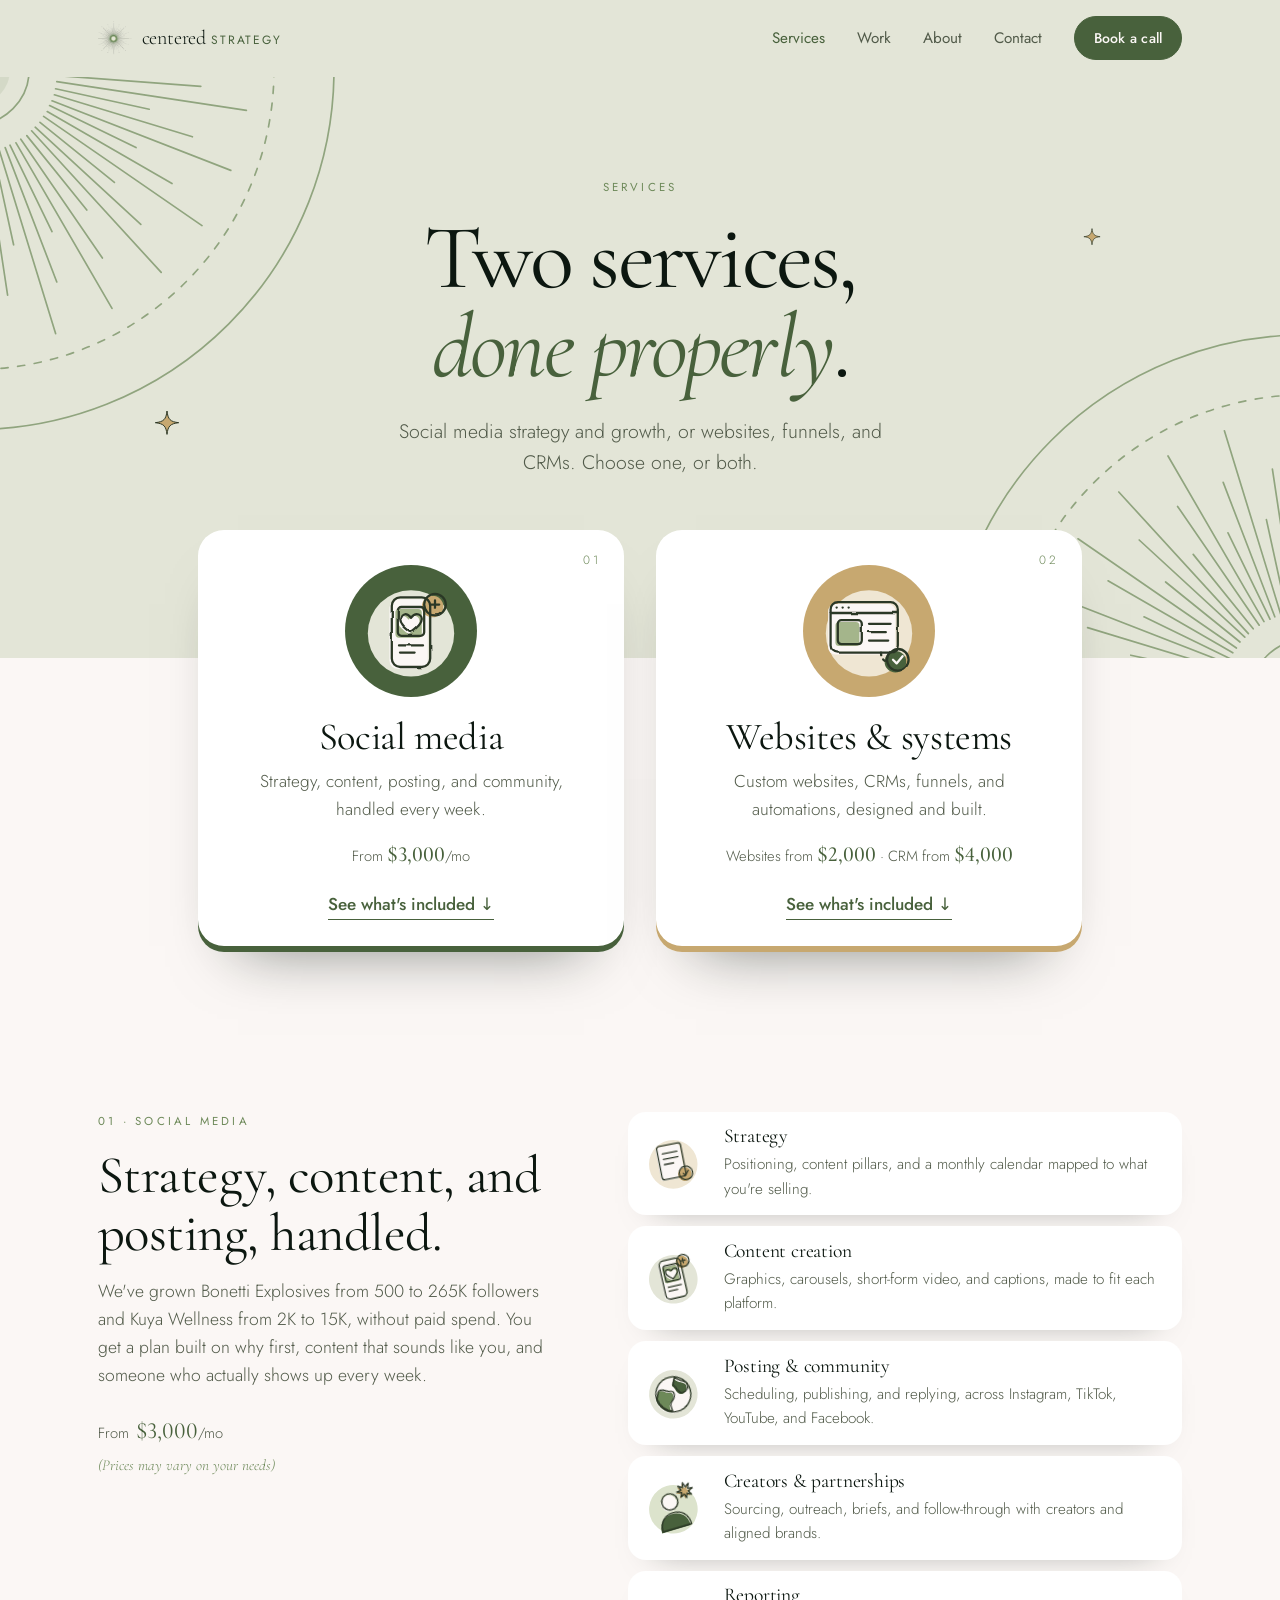
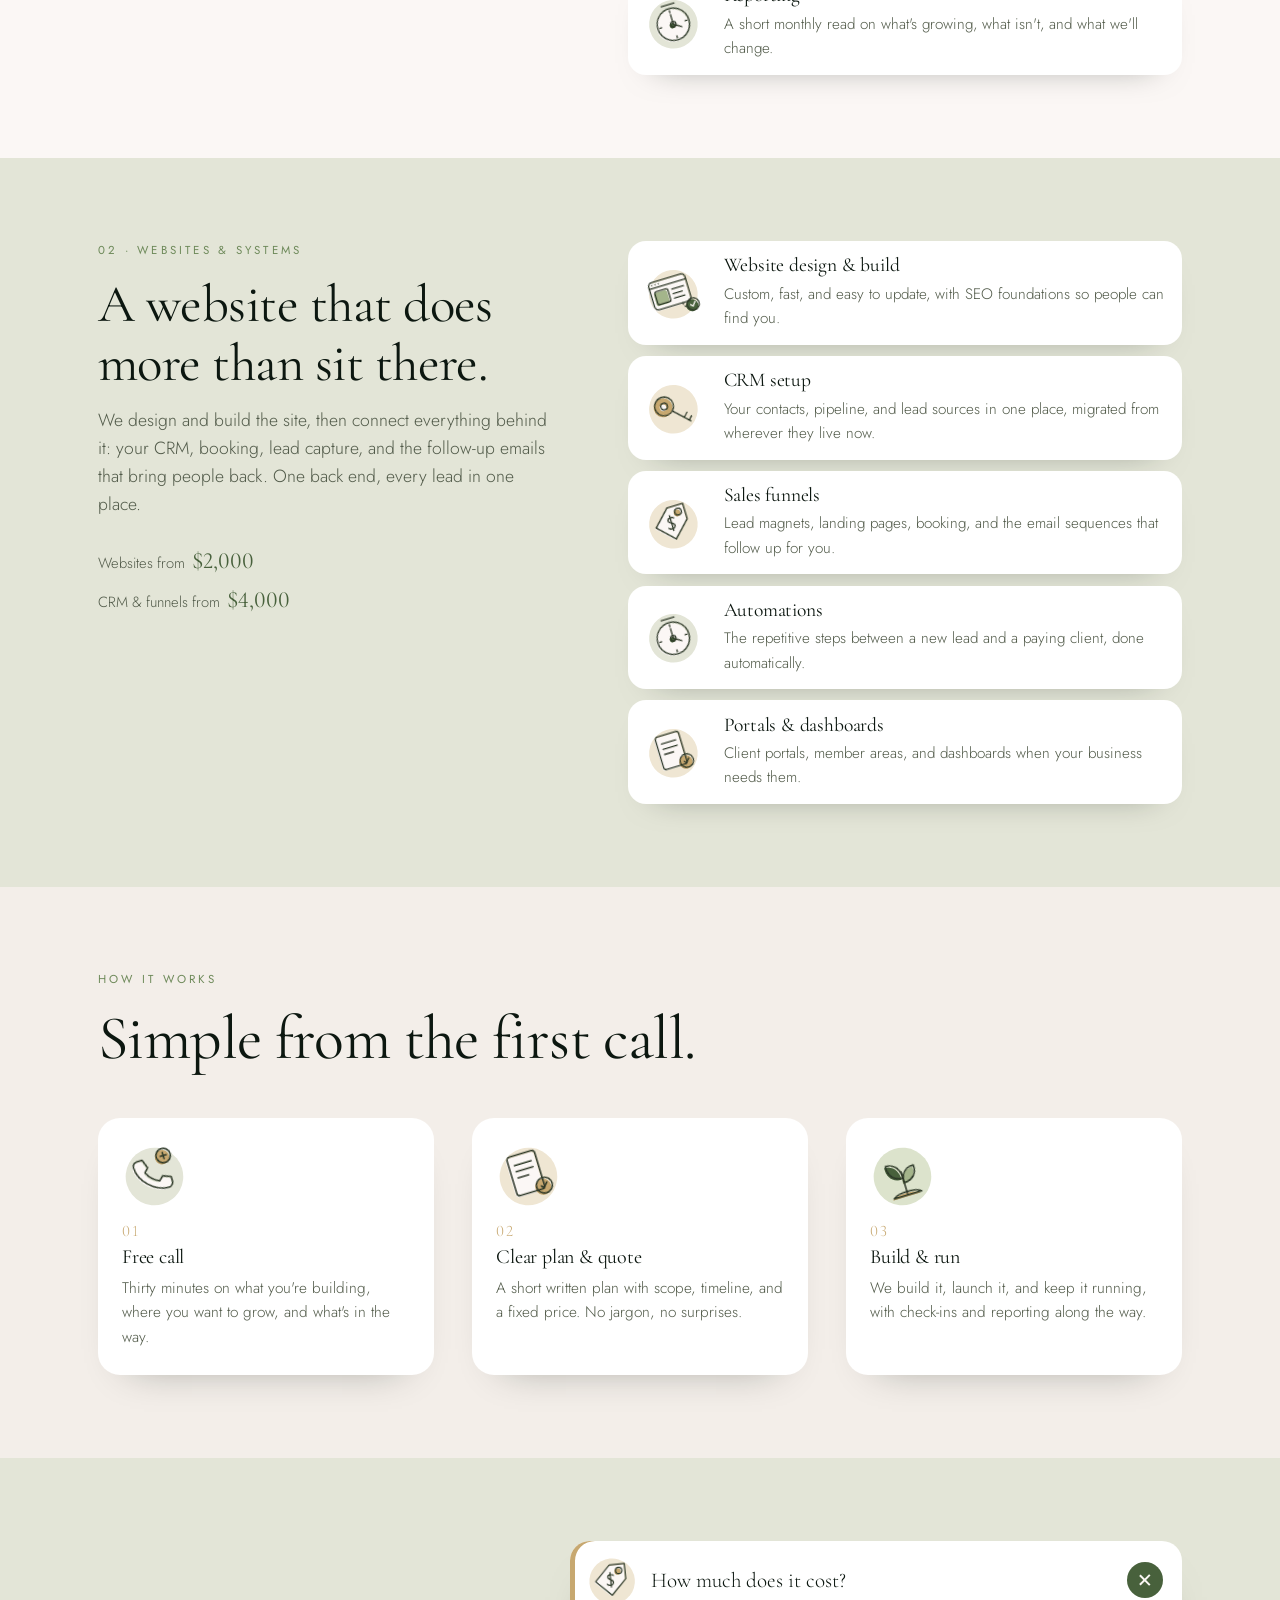
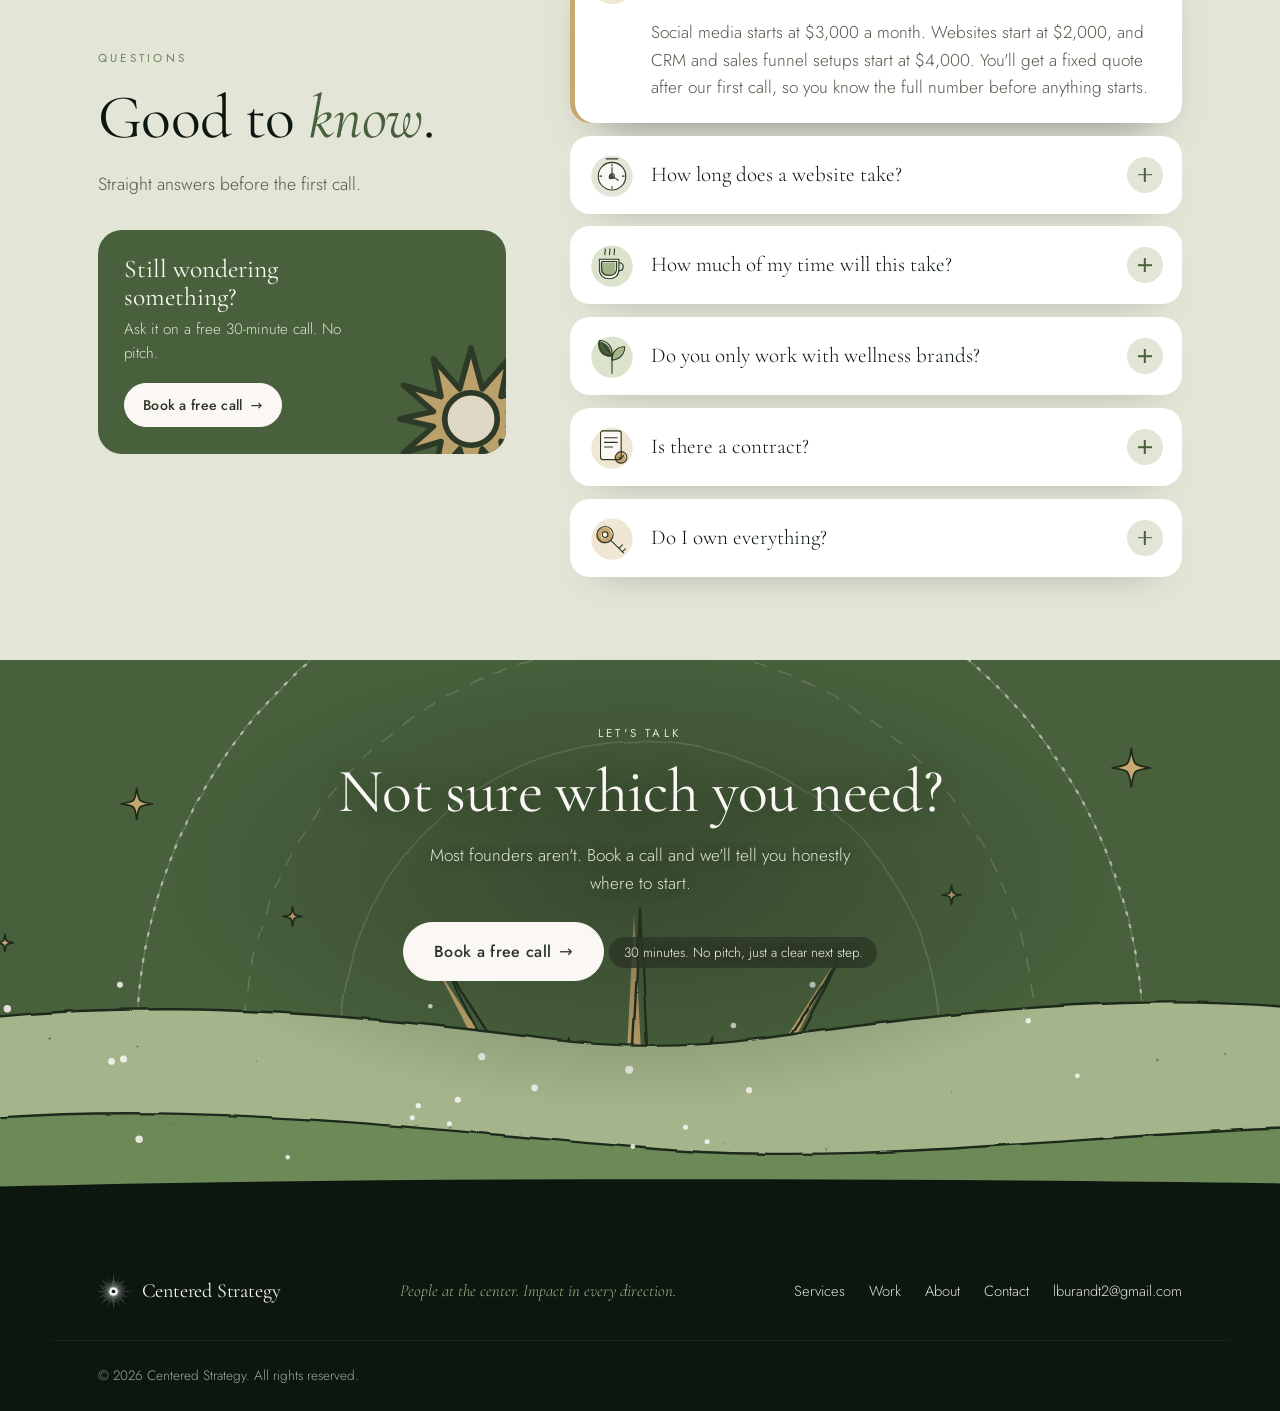
<file: services.html>
<!DOCTYPE html>
<html lang="en">
<head>
  <meta charset="UTF-8" />
  <meta name="viewport" content="width=device-width, initial-scale=1.0" />
  <title>Services | Centered Strategy</title>
  <meta name="description" content="Social media strategy, content creation, and posting, plus custom websites, CRM setup, and sales funnels for founders and teams. Starting prices listed." />
  <meta property="og:title" content="Services | Centered Strategy" />
  <meta property="og:description" content="Social media strategy, content creation, and posting, plus custom websites, CRM setup, and sales funnels for founders and teams. Starting prices listed." />
  <meta property="og:type" content="website" />
  <meta property="og:url" content="https://centeredstrategy.com/services.html" />
  <meta property="og:site_name" content="Centered Strategy" />
  <meta property="og:image" content="https://centeredstrategy.com/assets/share.jpg" />
  <meta property="og:image:width" content="1200" />
  <meta property="og:image:height" content="630" />
  <meta property="og:image:alt" content="Centered Strategy logo: social media and websites, done with care." />
  <meta name="twitter:card" content="summary_large_image" />
  <meta name="twitter:image" content="https://centeredstrategy.com/assets/share.jpg" />
  <link rel="preconnect" href="https://fonts.googleapis.com" />
  <link rel="preconnect" href="https://fonts.gstatic.com" crossorigin />
  <link href="https://fonts.googleapis.com/css2?family=Cormorant+Garamond:ital,wght@0,400;0,500;0,600;1,400;1,500&family=Jost:wght@300;400;500&display=swap" rel="stylesheet" media="print" onload="this.media='all'" />
  <noscript><link href="https://fonts.googleapis.com/css2?family=Cormorant+Garamond:ital,wght@0,400;0,500;0,600;1,400;1,500&family=Jost:wght@300;400;500&display=swap" rel="stylesheet" /></noscript>
  <link rel="icon" type="image/png" href="assets/favicon.png" />
  <link rel="stylesheet" href="styles.css?v=28" />
  <link rel="stylesheet" href="design/site.css?v=11" />
</head>
<body class="page-services">

  <header class="nav" id="nav">
    <div class="container nav__inner">
      <a href="index.html" class="brand" aria-label="Centered Strategy home">
        <img src="assets/logo-mark.png" alt="" class="brand__mark" width="34" height="34" />
        <span class="brand__name"><span class="brand__word">centered</span><span class="brand__strategy">Strategy</span></span>
      </a>
      <nav class="nav__links" aria-label="Primary">
        <a href="services.html" class="is-current">Services</a>
        <a href="projects.html">Work</a>
        <a href="about.html">About</a>
        <a href="contact.html">Contact</a>
      </nav>
      <a href="contact.html" class="btn btn--sm nav__cta">Book a call</a>
      <button class="nav__toggle" id="navToggle" aria-label="Open menu" aria-expanded="false" aria-controls="menu">
        <span></span><span></span><span></span>
      </button>
    </div>
  </header>

  <div class="menu" id="menu" aria-hidden="true">
    <nav class="menu__links" aria-label="Mobile">
      <a href="index.html">Home</a>
      <a href="services.html" class="is-current">Services</a>
      <a href="projects.html">Work</a>
      <a href="about.html">About</a>
      <a href="contact.html">Contact</a>
    </nav>
    <a href="contact.html" class="btn btn--lg btn--light">Book a free call</a>
  </div>

  <main>

    <section class="ph ph--services">
      <svg class="ph__art ph__art--tl" viewBox="-320 -320 320 320" fill="none" aria-hidden="true" data-speed="-0.08">
        <g stroke="currentColor" stroke-width="1.4" stroke-linecap="round"><path d="M-70 0 L-150 0 M-70 -5 L-189 -14 M-69 -10 L-227 -34 M-68 -16 L-146 -33 M-67 -21 L-182 -56 M-65 -26 L-214 -84 M-63 -30 L-135 -65 M-61 -35 L-165 -95 M-58 -39 L-190 -130 M-55 -44 L-117 -94 M-51 -48 L-139 -129 M-48 -51 L-156 -169 M-44 -55 L-94 -117 M-39 -58 L-107 -157 M-35 -61 L-115 -199 M-30 -63 L-65 -135 M-26 -65 L-69 -177 M-21 -67 L-68 -220 M-16 -68 L-33 -146 M-10 -69 L-28 -188 M-5 -70 L-17 -229 M-0 -70 L-0 -150"/><path d="M-46 0 A46 46 0 0 1 0 -46"/><path d="M-250 0 A250 250 0 0 1 0 -250" stroke-dasharray="6 8"/><path d="M-300 0 A300 300 0 0 1 0 -300"/></g>
        <circle r="30" fill="currentColor" opacity=".18"/></svg>
      <svg class="ph__art ph__art--br" viewBox="-320 -320 320 320" fill="none" aria-hidden="true" data-speed="-0.08">
        <g stroke="currentColor" stroke-width="1.4" stroke-linecap="round"><path d="M-70 0 L-150 0 M-70 -5 L-189 -14 M-69 -10 L-227 -34 M-68 -16 L-146 -33 M-67 -21 L-182 -56 M-65 -26 L-214 -84 M-63 -30 L-135 -65 M-61 -35 L-165 -95 M-58 -39 L-190 -130 M-55 -44 L-117 -94 M-51 -48 L-139 -129 M-48 -51 L-156 -169 M-44 -55 L-94 -117 M-39 -58 L-107 -157 M-35 -61 L-115 -199 M-30 -63 L-65 -135 M-26 -65 L-69 -177 M-21 -67 L-68 -220 M-16 -68 L-33 -146 M-10 -69 L-28 -188 M-5 -70 L-17 -229 M-0 -70 L-0 -150"/><path d="M-46 0 A46 46 0 0 1 0 -46"/><path d="M-250 0 A250 250 0 0 1 0 -250" stroke-dasharray="6 8"/><path d="M-300 0 A300 300 0 0 1 0 -300"/></g>
        <circle r="30" fill="currentColor" opacity=".18"/></svg>
      <img class="floaty" data-speed="0.14" src="design/icons/d-spark.svg" alt="" style="left:12%; top:58%; width:26px" />
      <img class="floaty" data-speed="-0.1" src="design/icons/d-spark.svg" alt="" style="right:14%; top:22%; width:18px" />
      <div class="container ph__inner">
        <p class="eyebrow">Services</p>
        <h1>Two services, <em>done properly</em>.</h1>
        <p class="ph__lede">Social media strategy and growth, or websites, funnels, and CRMs. Choose one, or both.</p>
        
        
      </div>
    </section>

    <section class="pick">
      <div class="container pick__grid">
        <a class="pick-card pick-card--social" href="#social" data-anim="up">
          <span class="pick-card__medal"><img src="design/icons/social.svg" alt="" /></span>
          <span class="pick-card__num">01</span>
          <h2>Social media</h2>
          <p>Strategy, content, posting, and community, handled every week.</p>
          <span class="pick-card__price">From <strong>$3,000</strong>/mo</span>
          <span class="pick-card__go">See what's included <span aria-hidden="true">&darr;</span></span>
        </a>
        <a class="pick-card pick-card--systems" href="#systems" data-anim="up" style="--d:.12s">
          <span class="pick-card__medal"><img src="design/icons/systems.svg" alt="" /></span>
          <span class="pick-card__num">02</span>
          <h2>Websites &amp; systems</h2>
          <p>Custom websites, CRMs, funnels, and automations, designed and built.</p>
          <span class="pick-card__price">Websites from <strong>$2,000</strong> &middot; CRM from <strong>$4,000</strong></span>
          <span class="pick-card__go">See what's included <span aria-hidden="true">&darr;</span></span>
        </a>
      </div>
    </section>

    <section class="section svc-detail svc-detail--social" id="social">
      <div class="container split">
        <header data-anim="up">
          <p class="eyebrow">01 &middot; Social media</p>
          <h2 class="section__title">Strategy, content, and posting, handled.</h2>
          <p class="section__sub">We've grown Bonetti Explosives from 500 to 265K followers and Kuya Wellness from 2K to 15K, without paid spend. You get a plan built on why first, content that sounds like you, and someone who actually shows up every week.</p>
          <div class="section__cta prices"><span class="price">From <strong>$3,000</strong>/mo</span><span class="price-note">(Prices may vary on your needs)</span></div>
        </header>
        <div class="reveal">
          <ul class="niches niches--cards">
            <li class="niche" data-anim="up" style="--d:0.00s"><img class="niche__icon" src="design/icons/plan.svg" alt="" /><div><h3>Strategy</h3><p>Positioning, content pillars, and a monthly calendar mapped to what you're selling.</p></div></li>
            <li class="niche" data-anim="up" style="--d:0.07s"><img class="niche__icon" src="design/icons/social.svg" alt="" /><div><h3>Content creation</h3><p>Graphics, carousels, short-form video, and captions, made to fit each platform.</p></div></li>
            <li class="niche" data-anim="up" style="--d:0.14s"><img class="niche__icon" src="design/icons/globe.svg" alt="" /><div><h3>Posting &amp; community</h3><p>Scheduling, publishing, and replying, across Instagram, TikTok, YouTube, and Facebook.</p></div></li>
            <li class="niche" data-anim="up" style="--d:0.21s"><img class="niche__icon" src="design/icons/person.svg" alt="" /><div><h3>Creators &amp; partnerships</h3><p>Sourcing, outreach, briefs, and follow-through with creators and aligned brands.</p></div></li>
            <li class="niche" data-anim="up" style="--d:0.28s"><img class="niche__icon" src="design/icons/clock.svg" alt="" /><div><h3>Reporting</h3><p>A short monthly read on what's growing, what isn't, and what we'll change.</p></div></li>
          </ul>
        </div>
      </div>
    </section>

    <section class="section svc-detail svc-detail--systems" id="systems">
      <div class="container split">
        <header data-anim="up">
          <p class="eyebrow">02 &middot; Websites &amp; systems</p>
          <h2 class="section__title">A website that does more than sit there.</h2>
          <p class="section__sub">We design and build the site, then connect everything behind it: your CRM, booking, lead capture, and the follow-up emails that bring people back. One back end, every lead in one place.</p>
          <div class="section__cta prices">
            <span class="price">Websites from <strong>$2,000</strong></span>
            <span class="price">CRM &amp; funnels from <strong>$4,000</strong></span>
          </div>
        </header>
        <div class="reveal">
          <ul class="niches niches--cards">
            <li class="niche" data-anim="up" style="--d:0.00s"><img class="niche__icon" src="design/icons/systems.svg" alt="" /><div><h3>Website design &amp; build</h3><p>Custom, fast, and easy to update, with SEO foundations so people can find you.</p></div></li>
            <li class="niche" data-anim="up" style="--d:0.07s"><img class="niche__icon" src="design/icons/key.svg" alt="" /><div><h3>CRM setup</h3><p>Your contacts, pipeline, and lead sources in one place, migrated from wherever they live now.</p></div></li>
            <li class="niche" data-anim="up" style="--d:0.14s"><img class="niche__icon" src="design/icons/tag.svg" alt="" /><div><h3>Sales funnels</h3><p>Lead magnets, landing pages, booking, and the email sequences that follow up for you.</p></div></li>
            <li class="niche" data-anim="up" style="--d:0.21s"><img class="niche__icon" src="design/icons/clock.svg" alt="" /><div><h3>Automations</h3><p>The repetitive steps between a new lead and a paying client, done automatically.</p></div></li>
            <li class="niche" data-anim="up" style="--d:0.28s"><img class="niche__icon" src="design/icons/plan.svg" alt="" /><div><h3>Portals &amp; dashboards</h3><p>Client portals, member areas, and dashboards when your business needs them.</p></div></li>
          </ul>
        </div>
      </div>
    </section>

    <section class="section process2" id="process">
      <div class="container">
        <header class="section__head" data-anim="up">
          <p class="eyebrow">How it works</p>
          <h2 class="section__title">Simple from the first call.</h2>
        </header>
        <ol class="steps">
          <li class="step" data-anim="up" style="--d:0.00s"><img class="step__icon" src="design/icons/call.svg" alt="" /><span class="step__num">01</span><h3>Free call</h3><p>Thirty minutes on what you're building, where you want to grow, and what's in the way.</p></li>
          <li class="step" data-anim="up" style="--d:0.12s"><img class="step__icon" src="design/icons/plan.svg" alt="" /><span class="step__num">02</span><h3>Clear plan &amp; quote</h3><p>A short written plan with scope, timeline, and a fixed price. No jargon, no surprises.</p></li>
          <li class="step" data-anim="up" style="--d:0.24s"><img class="step__icon" src="design/icons/sprout.svg" alt="" /><span class="step__num">03</span><h3>Build &amp; run</h3><p>We build it, launch it, and keep it running, with check-ins and reporting along the way.</p></li>
        </ol>
      </div>
    </section>

    <section class="section faq2" id="faq">
      <div class="container faq2__grid">
        <div class="faq2__side" data-anim="up">
          <p class="eyebrow">Questions</p>
          <h2 class="section__title">Good to <em>know</em>.</h2>
          <p class="section__sub">Straight answers before the first call.</p>
          <div class="faq2__ask">
            <img class="faq2__sun" src="design/icons/d-sun.svg" alt="" aria-hidden="true" />
            <p><strong>Still wondering something?</strong>Ask it on a free 30-minute call. No pitch.</p>
            <a href="contact.html" class="btn btn--light btn--sm">Book a free call <span aria-hidden="true">&rarr;</span></a>
          </div>
        </div>
        <div class="faq2__list">
            <details class="faq-card" data-anim="up" style="--d:0.00s" open>
              <summary><img src="design/icons/tag.svg" alt="" /><span>How much does it cost?</span><i aria-hidden="true"></i></summary>
              <p>Social media starts at $3,000 a month. Websites start at $2,000, and CRM and sales funnel setups start at $4,000. You'll get a fixed quote after our first call, so you know the full number before anything starts.</p>
            </details>
            <details class="faq-card" data-anim="up" style="--d:0.07s">
              <summary><img src="design/icons/clock.svg" alt="" /><span>How long does a website take?</span><i aria-hidden="true"></i></summary>
              <p>Most websites take three to six weeks from kickoff to launch. A CRM and funnel build usually adds four to six weeks, and we can run both side by side.</p>
            </details>
            <details class="faq-card" data-anim="up" style="--d:0.14s">
              <summary><img src="design/icons/cup.svg" alt="" /><span>How much of my time will this take?</span><i aria-hidden="true"></i></summary>
              <p>A kickoff call to start, then short reviews as we go. For social, most clients spend about an hour a week approving content. We handle the rest.</p>
            </details>
            <details class="faq-card" data-anim="up" style="--d:0.21s">
              <summary><img src="design/icons/leaf.svg" alt="" /><span>Do you only work with wellness brands?</span><i aria-hidden="true"></i></summary>
              <p>No. Wellness and healing are where we go deepest, but we build websites, CRMs, and funnels for founders and teams in any field.</p>
            </details>
            <details class="faq-card" data-anim="up" style="--d:0.28s">
              <summary><img src="design/icons/plan.svg" alt="" /><span>Is there a contract?</span><i aria-hidden="true"></i></summary>
              <p>Social media starts with a three-month term so the strategy has time to work, then goes month to month. Build projects are paid by milestone, half to start each one and half on delivery.</p>
            </details>
            <details class="faq-card" data-anim="up" style="--d:0.35s">
              <summary><img src="design/icons/key.svg" alt="" /><span>Do I own everything?</span><i aria-hidden="true"></i></summary>
              <p>Yes. Your website, accounts, content, and CRM are set up in your name. If we ever part ways, you keep all of it.</p>
            </details>
        </div>
      </div>
    </section>

    <section class="cta-sun" aria-label="Book a call">
      <svg class="scene scene--cta" viewBox="0 0 1440 470" preserveAspectRatio="xMidYMax slice" fill="none" aria-hidden="true">
  <defs>
    <filter id="rough" x="-5%" y="-5%" width="110%" height="110%">
      <feTurbulence type="fractalNoise" baseFrequency="0.03" numOctaves="2" seed="7" result="n"/>
      <feDisplacementMap in="SourceGraphic" in2="n" scale="3" xChannelSelector="R" yChannelSelector="G"/>
    </filter>
  </defs>
  <g stroke="#FBF7F5" stroke-width="1.6" stroke-dasharray="2 9" stroke-linecap="round" opacity=".5"><circle class="ripple" style="animation-delay:0s" cx="720" cy="318" r="420"/><circle class="ripple" style="animation-delay:2.5s" cx="720" cy="318" r="420"/><circle class="ripple" style="animation-delay:5s" cx="720" cy="318" r="420"/></g>
  <g stroke="#FBF7F5" stroke-width="1.2" opacity=".18" filter="url(#rough)">
    <circle cx="720" cy="318" r="250"/><circle cx="720" cy="318" r="330" stroke-dasharray="12 10"/><circle cx="720" cy="318" r="420"/>
  </g>
  <g class="sun">
    <g class="rays">
      <path d="M709.7 190.4 L720.0 -12.0 L730.3 190.4 Z M745.1 192.5 L779.5 95.8 L761.0 196.7 Z M774.9 202.4 L885.0 32.2 L792.7 212.6 Z M804.5 221.9 L882.6 155.4 L816.1 233.5 Z M825.4 245.3 L1005.8 153.0 L835.6 263.1 Z M841.3 277.0 L942.2 258.5 L845.5 292.9 Z M847.6 307.7 L1050.0 318.0 L847.6 328.3 Z M845.5 343.1 L942.2 377.5 L841.3 359.0 Z M835.6 372.9 L1005.8 483.0 L825.4 390.7 Z M816.1 402.5 L882.6 480.6 L804.5 414.1 Z M792.7 423.4 L885.0 603.8 L774.9 433.6 Z M761.0 439.3 L779.5 540.2 L745.1 443.5 Z M730.3 445.6 L720.0 648.0 L709.7 445.6 Z M694.9 443.5 L660.5 540.2 L679.0 439.3 Z M665.1 433.6 L555.0 603.8 L647.3 423.4 Z M635.5 414.1 L557.4 480.6 L623.9 402.5 Z M614.6 390.7 L434.2 483.0 L604.4 372.9 Z M598.7 359.0 L497.8 377.5 L594.5 343.1 Z M592.4 328.3 L390.0 318.0 L592.4 307.7 Z M594.5 292.9 L497.8 258.5 L598.7 277.0 Z M604.4 263.1 L434.2 153.0 L614.6 245.3 Z M623.9 233.5 L557.4 155.4 L635.5 221.9 Z M647.3 212.6 L555.0 32.2 L665.1 202.4 Z M679.0 196.7 L660.5 95.8 L694.9 192.5 Z" fill="#C7A870" transform="translate(-5 4)"/>
      <path d="M709.7 190.4 L720.0 -12.0 L730.3 190.4 Z M745.1 192.5 L779.5 95.8 L761.0 196.7 Z M774.9 202.4 L885.0 32.2 L792.7 212.6 Z M804.5 221.9 L882.6 155.4 L816.1 233.5 Z M825.4 245.3 L1005.8 153.0 L835.6 263.1 Z M841.3 277.0 L942.2 258.5 L845.5 292.9 Z M847.6 307.7 L1050.0 318.0 L847.6 328.3 Z M845.5 343.1 L942.2 377.5 L841.3 359.0 Z M835.6 372.9 L1005.8 483.0 L825.4 390.7 Z M816.1 402.5 L882.6 480.6 L804.5 414.1 Z M792.7 423.4 L885.0 603.8 L774.9 433.6 Z M761.0 439.3 L779.5 540.2 L745.1 443.5 Z M730.3 445.6 L720.0 648.0 L709.7 445.6 Z M694.9 443.5 L660.5 540.2 L679.0 439.3 Z M665.1 433.6 L555.0 603.8 L647.3 423.4 Z M635.5 414.1 L557.4 480.6 L623.9 402.5 Z M614.6 390.7 L434.2 483.0 L604.4 372.9 Z M598.7 359.0 L497.8 377.5 L594.5 343.1 Z M592.4 328.3 L390.0 318.0 L592.4 307.7 Z M594.5 292.9 L497.8 258.5 L598.7 277.0 Z M604.4 263.1 L434.2 153.0 L614.6 245.3 Z M623.9 233.5 L557.4 155.4 L635.5 221.9 Z M647.3 212.6 L555.0 32.2 L665.1 202.4 Z M679.0 196.7 L660.5 95.8 L694.9 192.5 Z" stroke="#1E2A1A" stroke-width="2" stroke-linejoin="round" filter="url(#rough)"/>
    </g>
    <circle class="glow" cx="720" cy="318" r="150" fill="#E2CC9F" opacity=".18"/>
    <circle cx="715" cy="322" r="112" fill="#EFE6D3"/>
    <circle cx="716" cy="321" r="78" fill="#E2CC9F"/>
    <g stroke="#1E2A1A" stroke-width="2.2" filter="url(#rough)">
      <circle cx="720" cy="318" r="112"/><circle cx="720" cy="318" r="78" stroke-width="1.4"/>
    </g>
  </g>
  <g filter="url(#rough)" stroke="#1E2A1A" stroke-width="2" stroke-linejoin="round">
    <path class="hill h1" d="M0 300 C220 240 460 262 640 286 C700 294 760 294 820 286 C1000 262 1220 230 1440 290 V470 H0 Z" fill="#A4B58B"/>
    <path class="hill h2" d="M0 352 C240 300 470 330 720 352 C960 374 1210 318 1440 340 V470 H0 Z" fill="#6D8959"/>
    <path class="hill h3" d="M0 404 C300 372 560 392 760 404 C1000 418 1220 380 1440 396 V470 H0 Z" fill="#2C3726"/>
  </g>
  <path d="M0 446 C380 428 1060 432 1440 440 V470 H0 Z" fill="#0C1710"/>
  <g class="plants"><g class="sway" style="animation-delay:0.7s"><path d="M232 292.7 C218.0 290.7 208.0 278.7 206.0 266.7 C220.0 268.7 230.0 278.7 232 292.7 Z" fill="#2C3726" transform="translate(-3 2)"/><path d="M232 278.0 C242.0 274.0 252.0 262.0 252.0 250.0 C240.0 252.0 232 262.0 232 278.0 Z" fill="#6D8959" transform="translate(-3 2)"/><g stroke="#1E2A1A" stroke-width="1.8" stroke-linejoin="round" stroke-linecap="round"><path d="M232 318 C228.0 299.6 236.0 285.8 232 272"/><path d="M232 292.7 C218.0 290.7 208.0 278.7 206.0 266.7 C220.0 268.7 230.0 278.7 232 292.7 Z"/><path d="M232 278.0 C242.0 274.0 252.0 262.0 252.0 250.0 C240.0 252.0 232 262.0 232 278.0 Z"/></g></g><g class="sway" style="animation-delay:0.3s"><path d="M300 307.5 C309.8 306.1 316.8 297.7 318.2 289.3 C308.4 290.7 301.4 297.7 300 307.5 Z" fill="#2C3726" transform="translate(-3 2)"/><path d="M300 298.2 C293.0 295.4 286.0 287.0 286.0 278.6 C294.4 280.0 300 287.0 300 298.2 Z" fill="#6D8959" transform="translate(-3 2)"/><g stroke="#1E2A1A" stroke-width="1.8" stroke-linejoin="round" stroke-linecap="round"><path d="M300 324 C297.2 312.0 302.8 303.0 300 294"/><path d="M300 307.5 C309.8 306.1 316.8 297.7 318.2 289.3 C308.4 290.7 301.4 297.7 300 307.5 Z"/><path d="M300 298.2 C293.0 295.4 286.0 287.0 286.0 278.6 C294.4 280.0 300 287.0 300 298.2 Z"/></g></g><g class="sway" style="animation-delay:1.2s"><path d="M1150 308.5 C1164.7 306.4 1175.2 293.8 1177.3 281.2 C1162.6 283.3 1152.1 293.8 1150 308.5 Z" fill="#2C3726" transform="translate(-3 2)"/><path d="M1150 292.3 C1139.5 288.1 1129.0 275.5 1129.0 262.9 C1141.6 265.0 1150 275.5 1150 292.3 Z" fill="#6D8959" transform="translate(-3 2)"/><g stroke="#1E2A1A" stroke-width="1.8" stroke-linejoin="round" stroke-linecap="round"><path d="M1150 336 C1145.8 316.0 1154.2 301.0 1150 286"/><path d="M1150 308.5 C1164.7 306.4 1175.2 293.8 1177.3 281.2 C1162.6 283.3 1152.1 293.8 1150 308.5 Z"/><path d="M1150 292.3 C1139.5 288.1 1129.0 275.5 1129.0 262.9 C1141.6 265.0 1150 275.5 1150 292.3 Z"/></g></g><g class="sway" style="animation-delay:0.5s"><path d="M1212 313.5 C1202.2 312.1 1195.2 303.7 1193.8 295.3 C1203.6 296.7 1210.6 303.7 1212 313.5 Z" fill="#2C3726" transform="translate(-3 2)"/><path d="M1212 304.2 C1219.0 301.4 1226.0 293.0 1226.0 284.6 C1217.6 286.0 1212 293.0 1212 304.2 Z" fill="#6D8959" transform="translate(-3 2)"/><g stroke="#1E2A1A" stroke-width="1.8" stroke-linejoin="round" stroke-linecap="round"><path d="M1212 330 C1209.2 318.0 1214.8 309.0 1212 300"/><path d="M1212 313.5 C1202.2 312.1 1195.2 303.7 1193.8 295.3 C1203.6 296.7 1210.6 303.7 1212 313.5 Z"/><path d="M1212 304.2 C1219.0 301.4 1226.0 293.0 1226.0 284.6 C1217.6 286.0 1212 293.0 1212 304.2 Z"/></g></g><g class="sway" style="animation-delay:0.2s"><path d="M400 336 C397.0 326.0 403.0 318.0 400 310.0" stroke="#1E2A1A" stroke-width="1.6"/><g fill="#C7A870" stroke="#1E2A1A" stroke-width="1.2"><ellipse cx="405.0" cy="310.0" rx="4.2" ry="2.6" transform="rotate(0 405.0 310.0)"/><ellipse cx="402.5" cy="314.3" rx="4.2" ry="2.6" transform="rotate(60 402.5 314.3)"/><ellipse cx="397.5" cy="314.3" rx="4.2" ry="2.6" transform="rotate(120 397.5 314.3)"/><ellipse cx="395.0" cy="310.0" rx="4.2" ry="2.6" transform="rotate(180 395.0 310.0)"/><ellipse cx="397.5" cy="305.7" rx="4.2" ry="2.6" transform="rotate(240 397.5 305.7)"/><ellipse cx="402.5" cy="305.7" rx="4.2" ry="2.6" transform="rotate(300 402.5 305.7)"/></g><circle cx="400" cy="310.0" r="2.6" fill="#FBF7F5" stroke="#1E2A1A" stroke-width="1.2"/></g><g class="sway" style="animation-delay:1.2s"><path d="M980 362 C977.0 352.0 983.0 344.0 980 336.0" stroke="#1E2A1A" stroke-width="1.6"/><g fill="#C7A870" stroke="#1E2A1A" stroke-width="1.2"><ellipse cx="985.0" cy="336.0" rx="4.2" ry="2.6" transform="rotate(0 985.0 336.0)"/><ellipse cx="982.5" cy="340.3" rx="4.2" ry="2.6" transform="rotate(60 982.5 340.3)"/><ellipse cx="977.5" cy="340.3" rx="4.2" ry="2.6" transform="rotate(120 977.5 340.3)"/><ellipse cx="975.0" cy="336.0" rx="4.2" ry="2.6" transform="rotate(180 975.0 336.0)"/><ellipse cx="977.5" cy="331.7" rx="4.2" ry="2.6" transform="rotate(240 977.5 331.7)"/><ellipse cx="982.5" cy="331.7" rx="4.2" ry="2.6" transform="rotate(300 982.5 331.7)"/></g><circle cx="980" cy="336.0" r="2.6" fill="#FBF7F5" stroke="#1E2A1A" stroke-width="1.2"/></g><g class="sway" style="animation-delay:2.8s"><path d="M1300 334 C1297.0 324.0 1303.0 316.0 1300 308.0" stroke="#1E2A1A" stroke-width="1.6"/><g fill="#C7A870" stroke="#1E2A1A" stroke-width="1.2"><ellipse cx="1305.0" cy="308.0" rx="4.2" ry="2.6" transform="rotate(0 1305.0 308.0)"/><ellipse cx="1302.5" cy="312.3" rx="4.2" ry="2.6" transform="rotate(60 1302.5 312.3)"/><ellipse cx="1297.5" cy="312.3" rx="4.2" ry="2.6" transform="rotate(120 1297.5 312.3)"/><ellipse cx="1295.0" cy="308.0" rx="4.2" ry="2.6" transform="rotate(180 1295.0 308.0)"/><ellipse cx="1297.5" cy="303.7" rx="4.2" ry="2.6" transform="rotate(240 1297.5 303.7)"/><ellipse cx="1302.5" cy="303.7" rx="4.2" ry="2.6" transform="rotate(300 1302.5 303.7)"/></g><circle cx="1300" cy="308.0" r="2.6" fill="#FBF7F5" stroke="#1E2A1A" stroke-width="1.2"/></g><g class="sway" style="animation-delay:2.4s"><path d="M120 330 C117.0 320.0 123.0 312.0 120 304.0" stroke="#1E2A1A" stroke-width="1.6"/><g fill="#C7A870" stroke="#1E2A1A" stroke-width="1.2"><ellipse cx="125.0" cy="304.0" rx="4.2" ry="2.6" transform="rotate(0 125.0 304.0)"/><ellipse cx="122.5" cy="308.3" rx="4.2" ry="2.6" transform="rotate(60 122.5 308.3)"/><ellipse cx="117.5" cy="308.3" rx="4.2" ry="2.6" transform="rotate(120 117.5 308.3)"/><ellipse cx="115.0" cy="304.0" rx="4.2" ry="2.6" transform="rotate(180 115.0 304.0)"/><ellipse cx="117.5" cy="299.7" rx="4.2" ry="2.6" transform="rotate(240 117.5 299.7)"/><ellipse cx="122.5" cy="299.7" rx="4.2" ry="2.6" transform="rotate(300 122.5 299.7)"/></g><circle cx="120" cy="304.0" r="2.6" fill="#FBF7F5" stroke="#1E2A1A" stroke-width="1.2"/></g><g class="sway" style="animation-delay:2.3s"><path d="M120 353.5 C99.0 350.5 84.0 332.5 81.0 314.5 C102.0 317.5 117.0 332.5 120 353.5 Z" fill="#48613C" transform="translate(-3 2)"/><path d="M120 331.0 C135.0 325.0 150.0 307.0 150.0 289.0 C132.0 292.0 120 307.0 120 331.0 Z" fill="#A4B58B" transform="translate(-3 2)"/><g stroke="#1E2A1A" stroke-width="1.8" stroke-linejoin="round" stroke-linecap="round"><path d="M120 392 C114.0 364.0 126.0 343.0 120 322"/><path d="M120 353.5 C99.0 350.5 84.0 332.5 81.0 314.5 C102.0 317.5 117.0 332.5 120 353.5 Z"/><path d="M120 331.0 C135.0 325.0 150.0 307.0 150.0 289.0 C132.0 292.0 120 307.0 120 331.0 Z"/></g></g><g class="sway" style="animation-delay:0.7s"><path d="M1330 348.2 C1352.4 345.0 1368.4 325.8 1371.6 306.59999999999997 C1349.2 309.79999999999995 1333.2 325.8 1330 348.2 Z" fill="#48613C" transform="translate(-3 2)"/><path d="M1330 323.6 C1314.0 317.2 1298.0 298.0 1298.0 278.8 C1317.2 282.0 1330 298.0 1330 323.6 Z" fill="#A4B58B" transform="translate(-3 2)"/><g stroke="#1E2A1A" stroke-width="1.8" stroke-linejoin="round" stroke-linecap="round"><path d="M1330 390 C1323.6 359.6 1336.4 336.8 1330 314"/><path d="M1330 348.2 C1352.4 345.0 1368.4 325.8 1371.6 306.59999999999997 C1349.2 309.79999999999995 1333.2 325.8 1330 348.2 Z"/><path d="M1330 323.6 C1314.0 317.2 1298.0 298.0 1298.0 278.8 C1317.2 282.0 1330 298.0 1330 323.6 Z"/></g></g><g class="sway" style="animation-delay:1.6s"><path d="M560 370.0 C574.0 368.0 584.0 356.0 586.0 344.0 C572.0 346.0 562.0 356.0 560 370.0 Z" fill="#48613C" transform="translate(-3 2)"/><path d="M560 358.0 C550.0 354.0 540.0 342.0 540.0 330.0 C552.0 332.0 560 342.0 560 358.0 Z" fill="#A4B58B" transform="translate(-3 2)"/><g stroke="#1E2A1A" stroke-width="1.8" stroke-linejoin="round" stroke-linecap="round"><path d="M560 392 C556.0 376.0 564.0 364.0 560 352"/><path d="M560 370.0 C574.0 368.0 584.0 356.0 586.0 344.0 C572.0 346.0 562.0 356.0 560 370.0 Z"/><path d="M560 358.0 C550.0 354.0 540.0 342.0 540.0 330.0 C552.0 332.0 560 342.0 560 358.0 Z"/></g></g><g class="sway" style="animation-delay:0.8s"><path d="M880 385.8 C866.0 383.8 856.0 371.8 854.0 359.8 C868.0 361.8 878.0 371.8 880 385.8 Z" fill="#48613C" transform="translate(-3 2)"/><path d="M880 372.0 C890.0 368.0 900.0 356.0 900.0 344.0 C888.0 346.0 880 356.0 880 372.0 Z" fill="#A4B58B" transform="translate(-3 2)"/><g stroke="#1E2A1A" stroke-width="1.8" stroke-linejoin="round" stroke-linecap="round"><path d="M880 410 C876.0 392.4 884.0 379.2 880 366"/><path d="M880 385.8 C866.0 383.8 856.0 371.8 854.0 359.8 C868.0 361.8 878.0 371.8 880 385.8 Z"/><path d="M880 372.0 C890.0 368.0 900.0 356.0 900.0 344.0 C888.0 346.0 880 356.0 880 372.0 Z"/></g></g><g class="sway" style="animation-delay:2.5s"><path d="M250 386 C246.1 373.0 253.9 362.6 250 352.2" stroke="#1E2A1A" stroke-width="1.6"/><g fill="#C7A870" stroke="#1E2A1A" stroke-width="1.2"><ellipse cx="256.5" cy="352.2" rx="5.5" ry="3.4" transform="rotate(0 256.5 352.2)"/><ellipse cx="253.2" cy="357.8" rx="5.5" ry="3.4" transform="rotate(60 253.2 357.8)"/><ellipse cx="246.8" cy="357.8" rx="5.5" ry="3.4" transform="rotate(120 246.8 357.8)"/><ellipse cx="243.5" cy="352.2" rx="5.5" ry="3.4" transform="rotate(180 243.5 352.2)"/><ellipse cx="246.8" cy="346.6" rx="5.5" ry="3.4" transform="rotate(240 246.8 346.6)"/><ellipse cx="253.2" cy="346.6" rx="5.5" ry="3.4" transform="rotate(300 253.2 346.6)"/></g><circle cx="250" cy="352.2" r="3.4" fill="#FBF7F5" stroke="#1E2A1A" stroke-width="1.2"/></g><g class="sway" style="animation-delay:0.6s"><path d="M690 400 C686.1 387.0 693.9 376.6 690 366.2" stroke="#1E2A1A" stroke-width="1.6"/><g fill="#FBF7F5" stroke="#1E2A1A" stroke-width="1.2"><ellipse cx="696.5" cy="366.2" rx="5.5" ry="3.4" transform="rotate(0 696.5 366.2)"/><ellipse cx="693.2" cy="371.8" rx="5.5" ry="3.4" transform="rotate(60 693.2 371.8)"/><ellipse cx="686.8" cy="371.8" rx="5.5" ry="3.4" transform="rotate(120 686.8 371.8)"/><ellipse cx="683.5" cy="366.2" rx="5.5" ry="3.4" transform="rotate(180 683.5 366.2)"/><ellipse cx="686.8" cy="360.6" rx="5.5" ry="3.4" transform="rotate(240 686.8 360.6)"/><ellipse cx="693.2" cy="360.6" rx="5.5" ry="3.4" transform="rotate(300 693.2 360.6)"/></g><circle cx="690" cy="366.2" r="3.4" fill="#FBF7F5" stroke="#1E2A1A" stroke-width="1.2"/></g><g class="sway" style="animation-delay:2.5s"><path d="M1040 410 C1036.1 397.0 1043.9 386.6 1040 376.2" stroke="#1E2A1A" stroke-width="1.6"/><g fill="#C7A870" stroke="#1E2A1A" stroke-width="1.2"><ellipse cx="1046.5" cy="376.2" rx="5.5" ry="3.4" transform="rotate(0 1046.5 376.2)"/><ellipse cx="1043.2" cy="381.8" rx="5.5" ry="3.4" transform="rotate(60 1043.2 381.8)"/><ellipse cx="1036.8" cy="381.8" rx="5.5" ry="3.4" transform="rotate(120 1036.8 381.8)"/><ellipse cx="1033.5" cy="376.2" rx="5.5" ry="3.4" transform="rotate(180 1033.5 376.2)"/><ellipse cx="1036.8" cy="370.6" rx="5.5" ry="3.4" transform="rotate(240 1036.8 370.6)"/><ellipse cx="1043.2" cy="370.6" rx="5.5" ry="3.4" transform="rotate(300 1043.2 370.6)"/></g><circle cx="1040" cy="376.2" r="3.4" fill="#FBF7F5" stroke="#1E2A1A" stroke-width="1.2"/></g><g class="sway" style="animation-delay:2.4s"><path d="M1210 392 C1206.1 379.0 1213.9 368.6 1210 358.2" stroke="#1E2A1A" stroke-width="1.6"/><g fill="#FBF7F5" stroke="#1E2A1A" stroke-width="1.2"><ellipse cx="1216.5" cy="358.2" rx="5.5" ry="3.4" transform="rotate(0 1216.5 358.2)"/><ellipse cx="1213.2" cy="363.8" rx="5.5" ry="3.4" transform="rotate(60 1213.2 363.8)"/><ellipse cx="1206.8" cy="363.8" rx="5.5" ry="3.4" transform="rotate(120 1206.8 363.8)"/><ellipse cx="1203.5" cy="358.2" rx="5.5" ry="3.4" transform="rotate(180 1203.5 358.2)"/><ellipse cx="1206.8" cy="352.6" rx="5.5" ry="3.4" transform="rotate(240 1206.8 352.6)"/><ellipse cx="1213.2" cy="352.6" rx="5.5" ry="3.4" transform="rotate(300 1213.2 352.6)"/></g><circle cx="1210" cy="358.2" r="3.4" fill="#FBF7F5" stroke="#1E2A1A" stroke-width="1.2"/></g><g class="sway" style="animation-delay:0.5s"><path d="M420 392 C416.1 379.0 423.9 368.6 420 358.2" stroke="#1E2A1A" stroke-width="1.6"/><g fill="#C7A870" stroke="#1E2A1A" stroke-width="1.2"><ellipse cx="426.5" cy="358.2" rx="5.5" ry="3.4" transform="rotate(0 426.5 358.2)"/><ellipse cx="423.2" cy="363.8" rx="5.5" ry="3.4" transform="rotate(60 423.2 363.8)"/><ellipse cx="416.8" cy="363.8" rx="5.5" ry="3.4" transform="rotate(120 416.8 363.8)"/><ellipse cx="413.5" cy="358.2" rx="5.5" ry="3.4" transform="rotate(180 413.5 358.2)"/><ellipse cx="416.8" cy="352.6" rx="5.5" ry="3.4" transform="rotate(240 416.8 352.6)"/><ellipse cx="423.2" cy="352.6" rx="5.5" ry="3.4" transform="rotate(300 423.2 352.6)"/></g><circle cx="420" cy="358.2" r="3.4" fill="#FBF7F5" stroke="#1E2A1A" stroke-width="1.2"/></g><path class="sway" style="animation-delay:0.9s" d="M323.4 388 Q321.2 374.8 316.8 366.0 M330 388 Q330 370.4 332.2 359.4 M336.6 388 Q338.8 377.0 344.3 369.3" stroke="#1E2A1A" stroke-width="1.6" stroke-linecap="round"/><path class="sway" style="animation-delay:2.6s" d="M613.4 396 Q611.2 382.8 606.8 374.0 M620 396 Q620 378.4 622.2 367.4 M626.6 396 Q628.8 385.0 634.3 377.3" stroke="#1E2A1A" stroke-width="1.6" stroke-linecap="round"/><path class="sway" style="animation-delay:2.9s" d="M783.4 404 Q781.2 390.8 776.8 382.0 M790 404 Q790 386.4 792.2 375.4 M796.6 404 Q798.8 393.0 804.3 385.3" stroke="#1E2A1A" stroke-width="1.6" stroke-linecap="round"/><path class="sway" style="animation-delay:2.5s" d="M1103.4 404 Q1101.2 390.8 1096.8 382.0 M1110 404 Q1110 386.4 1112.2 375.4 M1116.6 404 Q1118.8 393.0 1124.3 385.3" stroke="#1E2A1A" stroke-width="1.6" stroke-linecap="round"/><path class="sway" style="animation-delay:1.1s" d="M173.4 392 Q171.2 378.8 166.8 370.0 M180 392 Q180 374.4 182.2 363.4 M186.6 392 Q188.8 381.0 194.3 373.3" stroke="#1E2A1A" stroke-width="1.6" stroke-linecap="round"/><path class="sway" style="animation-delay:2.5s" d="M1253.4 390 Q1251.2 376.8 1246.8 368.0 M1260 390 Q1260 372.4 1262.2 361.4 M1266.6 390 Q1268.8 379.0 1274.3 371.3" stroke="#1E2A1A" stroke-width="1.6" stroke-linecap="round"/></g>
  <g fill="#FBF7F5" opacity=".85"><circle class="seed" cx="811" cy="359" r="2.6" style="animation-delay:1.6s; animation-duration:10.4s"/><circle class="seed" cx="302" cy="400" r="3.1" style="animation-delay:0.1s; animation-duration:9.5s"/><circle class="seed" cx="758" cy="390" r="2.1" style="animation-delay:3.8s; animation-duration:9.4s"/><circle class="seed" cx="1044" cy="301" r="2.2" style="animation-delay:2.3s; animation-duration:12.0s"/><circle class="seed" cx="286" cy="271" r="2.5" style="animation-delay:9.0s; animation-duration:10.6s"/><circle class="seed" cx="1085" cy="347" r="2.0" style="animation-delay:6.1s; animation-duration:8.3s"/><circle class="seed" cx="535" cy="372" r="2.2" style="animation-delay:3.2s; animation-duration:11.7s"/><circle class="seed" cx="776" cy="402" r="2.1" style="animation-delay:2.9s; animation-duration:12.2s"/><circle class="seed" cx="588" cy="331" r="3.0" style="animation-delay:5.5s; animation-duration:9.2s"/><circle class="seed" cx="798" cy="305" r="2.3" style="animation-delay:0.2s; animation-duration:9.8s"/><circle class="seed" cx="289" cy="333" r="3.0" style="animation-delay:8.6s; animation-duration:8.1s"/><circle class="seed" cx="711" cy="342" r="3.3" style="animation-delay:7.0s; animation-duration:10.1s"/><circle class="seed" cx="279" cy="335" r="2.8" style="animation-delay:8.0s; animation-duration:9.5s"/><circle class="seed" cx="632" cy="357" r="2.8" style="animation-delay:1.4s; animation-duration:10.9s"/><circle class="seed" cx="864" cy="271" r="2.5" style="animation-delay:3.3s; animation-duration:12.0s"/><circle class="seed" cx="714" cy="406" r="2.0" style="animation-delay:8.8s; animation-duration:10.1s"/><circle class="seed" cx="545" cy="289" r="1.9" style="animation-delay:0.5s; animation-duration:8.8s"/><circle class="seed" cx="426" cy="415" r="1.9" style="animation-delay:4.4s; animation-duration:9.2s"/><circle class="seed" cx="192" cy="291" r="3.1" style="animation-delay:2.6s; animation-duration:13.0s"/><circle class="seed" cx="530" cy="382" r="2.1" style="animation-delay:3.9s; animation-duration:10.5s"/><circle class="seed" cx="568" cy="367" r="2.5" style="animation-delay:5.8s; animation-duration:10.1s"/><circle class="seed" cx="561" cy="387" r="2.1" style="animation-delay:0.3s; animation-duration:9.3s"/></g>
  <g fill="#C7A870" stroke="#1E2A1A" stroke-width="1.5" stroke-linejoin="round"><path class="tw" style="animation-delay:0s" d="M300 107 C301.56 118.44 301.56 118.44 313 120 C301.56 121.56 301.56 121.56 300 133 C298.44 121.56 298.44 121.56 287 120 C298.44 118.44 298.44 118.44 300 107 Z"/><path class="tw" style="animation-delay:0.8s" d="M1130 74 C1131.92 88.08 1131.92 88.08 1146 90 C1131.92 91.92 1131.92 91.92 1130 106 C1128.08 91.92 1128.08 91.92 1114 90 C1128.08 88.08 1128.08 88.08 1130 74 Z"/><path class="tw" style="animation-delay:1.6s" d="M980 188 C980.96 195.04 980.96 195.04 988 196 C980.96 196.96 980.96 196.96 980 204 C979.04 196.96 979.04 196.96 972 196 C979.04 195.04 979.04 195.04 980 188 Z"/><path class="tw" style="animation-delay:2.2s" d="M430 206 C430.96 213.04 430.96 213.04 438 214 C430.96 214.96 430.96 214.96 430 222 C429.04 214.96 429.04 214.96 422 214 C429.04 213.04 429.04 213.04 430 206 Z"/><path class="tw" style="animation-delay:1.1s" d="M190 229 C190.84 235.16 190.84 235.16 197 236 C190.84 236.84 190.84 236.84 190 243 C189.16 236.84 189.16 236.84 183 236 C189.16 235.16 189.16 235.16 190 229 Z"/><path class="tw" style="animation-delay:2.6s" d="M1290 201 C1291.08 208.92 1291.08 208.92 1299 210 C1291.08 211.08 1291.08 211.08 1290 219 C1288.92 211.08 1288.92 211.08 1281 210 C1288.92 208.92 1288.92 208.92 1290 201 Z"/></g>
</svg>
      <div class="container cta-sun__copy">
        <p class="eyebrow">Let's talk</p>
        <h2 class="section__title">Not sure which you need?</h2>
        <p>Most founders aren't. Book a call and we'll tell you honestly where to start.</p>
        <a href="contact.html" class="btn btn--lg btn--light">Book a free call <span aria-hidden="true">&rarr;</span></a>
        <p class="cta-sun__note">30 minutes. No pitch, just a clear next step.</p>
      </div>
    </section>

  </main>

  <a href="contact.html" class="float-cta" id="floatCta" aria-label="Book a free 30-minute call">
    <span class="float-cta__text"><strong>Let's talk about your project</strong><span>Free 30-minute call</span></span>
    <span class="float-cta__btn">Book a call <span aria-hidden="true">&rarr;</span></span>
  </a>

  <footer class="footer">
    <div class="container footer__inner">
      <a href="index.html" class="brand brand--light">
        <img src="assets/logo-mark.png" alt="" class="brand__mark" width="26" height="26" />
        <span class="brand__name">Centered Strategy</span>
      </a>
      <p class="footer__tag">People at the center. Impact in every direction.</p>
      <nav class="footer__links" aria-label="Footer">
        <a href="services.html">Services</a>
        <a href="projects.html">Work</a>
        <a href="about.html">About</a>
        <a href="contact.html">Contact</a>
        <a href="mailto:lburandt2@gmail.com">lburandt2@gmail.com</a>
      </nav>
    </div>
    <div class="container footer__base">
      <span>&copy; <span id="year"></span> Centered Strategy. All rights reserved.</span>
    </div>
  </footer>

  <script src="main.js?v=8"></script>
  <script src="design/motion.js?v=4"></script>
</body>
</html>
</file>
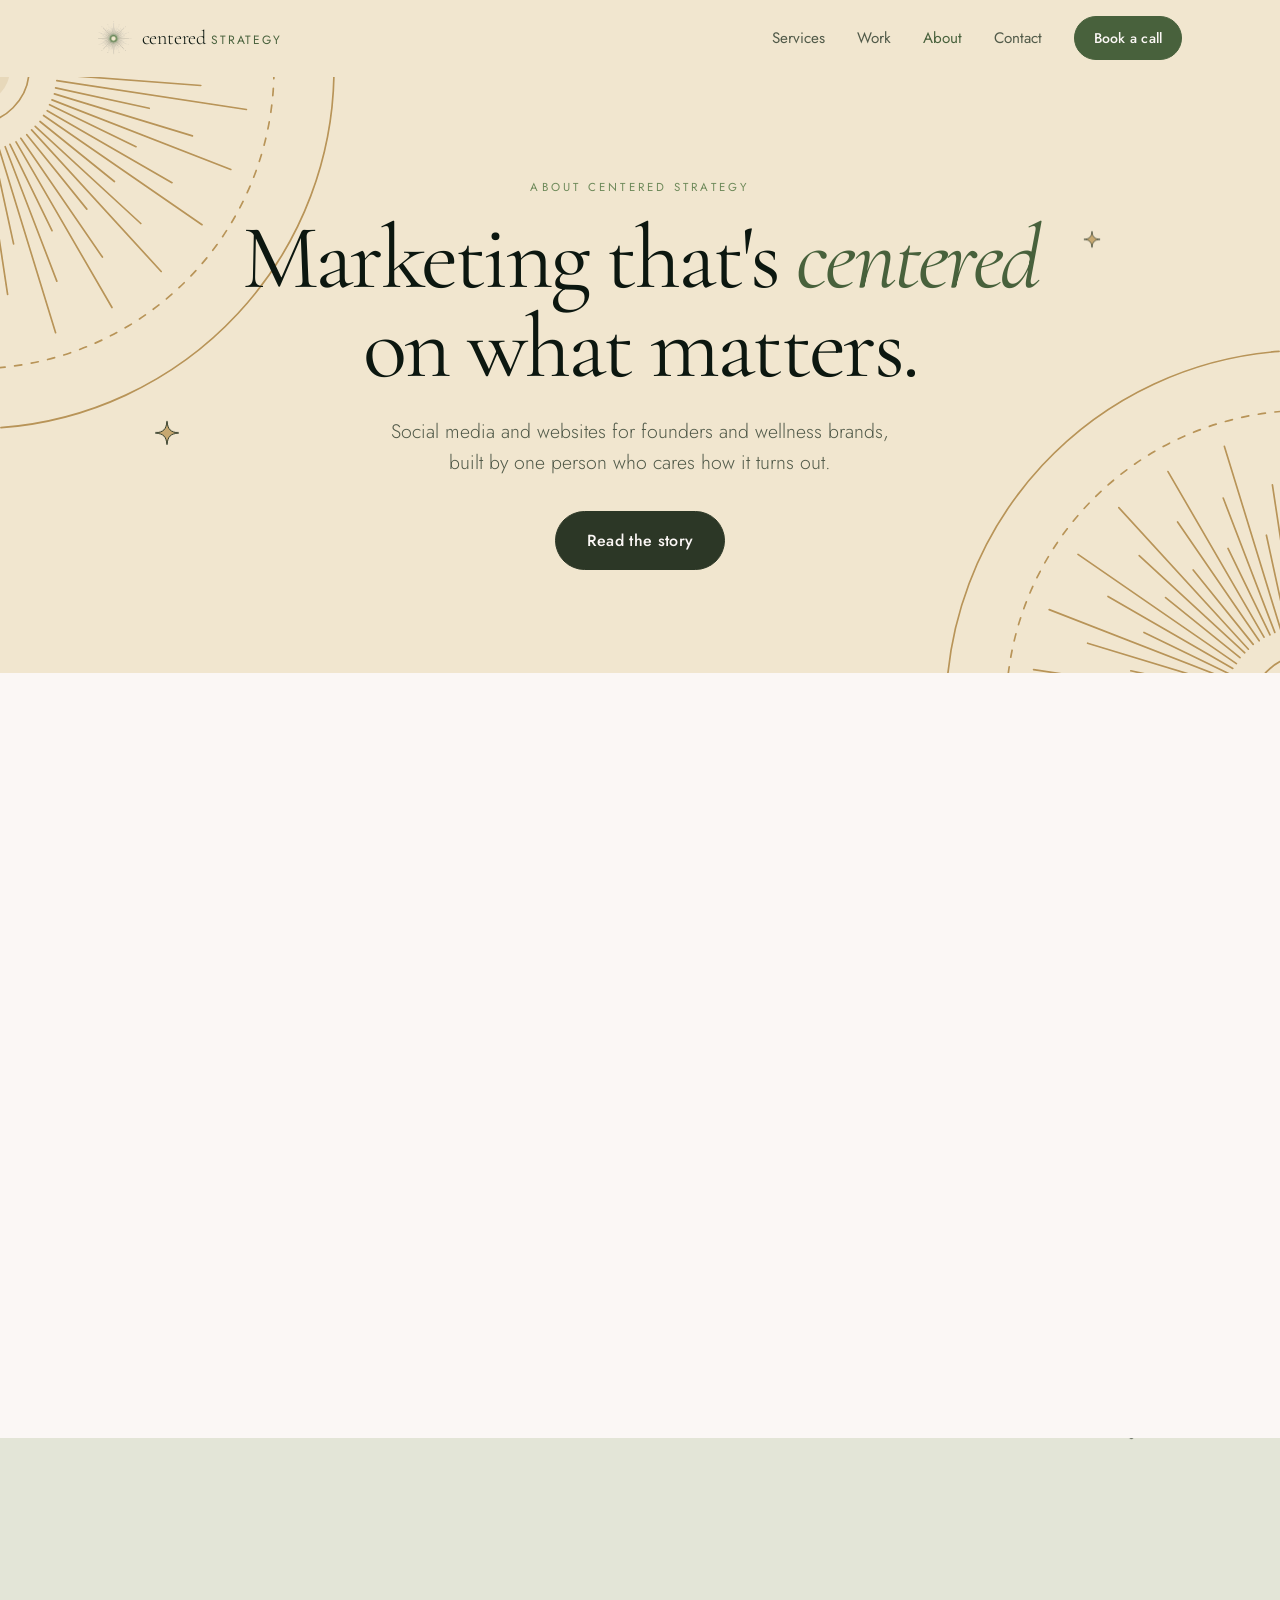
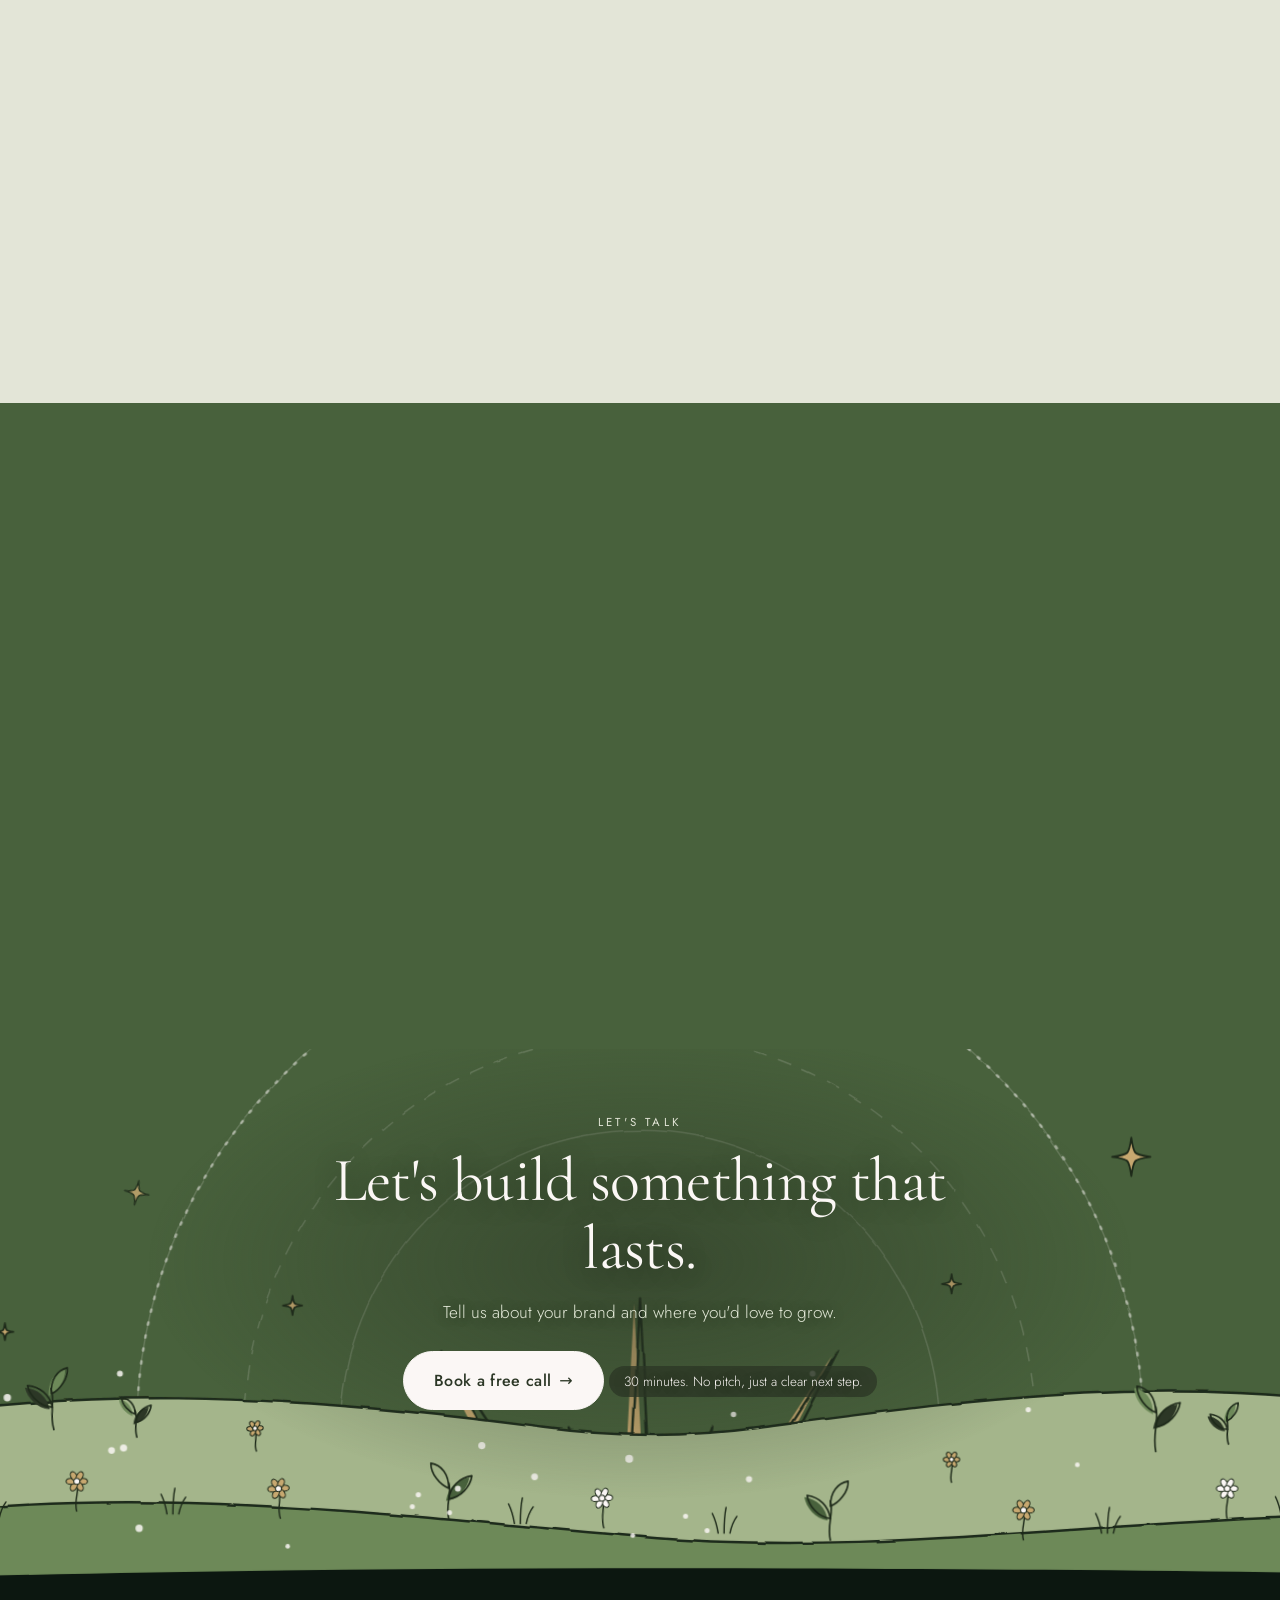
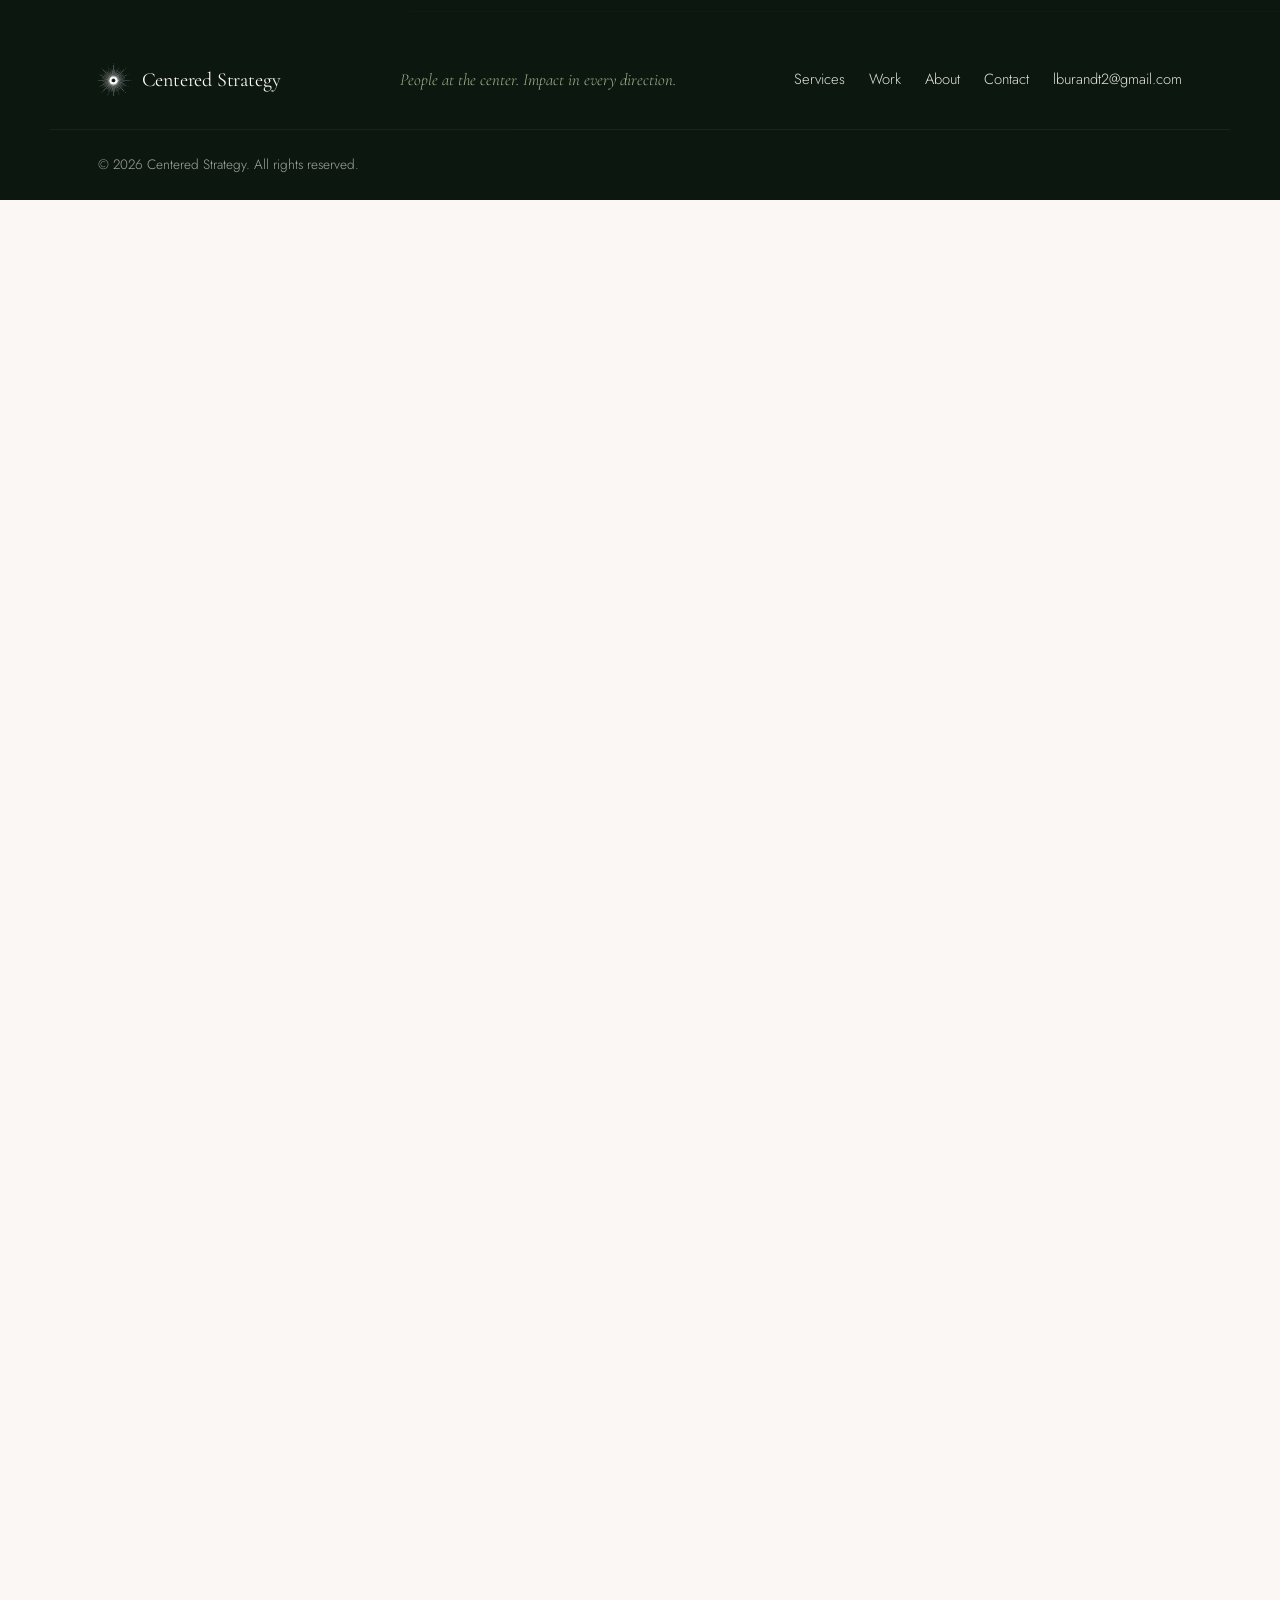
<file: specialties.html>
<!DOCTYPE html>
<html lang="en">
<head>
  <meta charset="UTF-8" />
  <title>Who we work with | Centered Strategy</title>
  <meta http-equiv="refresh" content="0; url=about.html#who" />
  <link rel="canonical" href="about.html#who" />
</head>
<body><p><a href="about.html#who">Who we work with</a></p></body>
</html>
</file>
<file: styles.css>
/* ============================================================
   Centered Strategy — styles (v5)
   Palette: pine, sage, cream, honey accent
   Type: Cormorant Garamond (display serif) + Jost (sans)
   ============================================================ */

:root {
  --forest:      #2C3726;   /* deep green — depth */
  --forest-deep: #0C1710;   /* deep evergreen — dark bands, footer */
  --green:       #48613C;   /* pine — primary, CTAs, links */
  --green-soft:  #6D8959;   /* sage — labels, eyebrows */
  --sage:        #A4B58B;   /* soft sage — accents on dark */
  --sage-pale:   #E3E5D7;   /* sage wash — panels */
  --cream:       #FBF7F5;   /* canvas */
  --cream-warm:  #F3EEE9;   /* warm tint sections */
  --sand:        #E4DFDA;   /* hairlines */
  --gold:        #C7A870;   /* honey — sparing accent */
  --warm-grey:   #8C8A84;
  --ink:         #0C1710;
  --ink-soft:    #515A49;

  --serif: "Cormorant Garamond", Georgia, "Times New Roman", serif;
  --sans:  "Jost", "Century Gothic", "Futura", system-ui, sans-serif;

  --maxw: 1180px;
  --gutter: clamp(1.25rem, 4vw, 3rem);
  --nav-h: 76px;
  --ease: cubic-bezier(0.22, 1, 0.36, 1);
}

/* ---------- reset ---------- */
*, *::before, *::after { box-sizing: border-box; }
html { scroll-behavior: smooth; -webkit-text-size-adjust: 100%; scroll-padding-top: 96px; }
body {
  margin: 0;
  font-family: var(--sans);
  color: var(--ink);
  background: var(--cream);
  font-weight: 300;
  line-height: 1.6;
  font-size: clamp(1rem, 0.97rem + 0.2vw, 1.075rem);
  -webkit-font-smoothing: antialiased;
  font-variant-numeric: lining-nums;
}
img, svg { display: block; max-width: 100%; }
a { color: inherit; text-decoration: none; }
ul, ol { margin: 0; padding: 0; list-style: none; }
h1, h2, h3 { margin: 0; font-family: var(--serif); font-weight: 400; line-height: 1.1; letter-spacing: -0.01em; }
p { margin: 0; }
:focus-visible { outline: 2px solid var(--green); outline-offset: 3px; }

.container { width: 100%; max-width: var(--maxw); margin-inline: auto; padding-inline: var(--gutter); }

/* ---------- shared type ---------- */
.eyebrow {
  font-family: var(--sans); text-transform: uppercase;
  letter-spacing: 0.28em; font-size: 0.72rem; font-weight: 400;
  color: var(--green-soft); margin-bottom: 1rem;
}
.section { padding: clamp(3.5rem, 6.5vw, 5.75rem) 0; }
.section--tint { background: var(--sage-pale); }
.section--warm { background: var(--cream-warm); }
.section__head { max-width: 680px; margin-bottom: clamp(2rem, 3.5vw, 3rem); }
.section__head--center { margin-inline: auto; text-align: center; }
.section__head--center .section__sub { margin-inline: auto; }
.section__title { font-size: clamp(2.25rem, 1.55rem + 2.9vw, 3.9rem); font-weight: 400; }
.section__title em { font-style: italic; color: var(--green); }
.section__sub { margin-top: 1.1rem; color: var(--ink-soft); font-size: 1.1rem; max-width: 54ch; }
.section__cta { margin-top: clamp(2rem, 4vw, 3rem); }
.text-center { text-align: center; }

/* ---------- buttons ---------- */
.btn {
  display: inline-flex; align-items: center; justify-content: center; gap: 0.5rem;
  font-family: var(--sans); font-weight: 500; font-size: 0.95rem; letter-spacing: 0.02em;
  padding: 0.85rem 1.5rem; border-radius: 999px;
  background: var(--green); color: var(--cream); border: 1.5px solid var(--green);
  cursor: pointer; white-space: nowrap;
  transition: background 0.25s var(--ease), color 0.25s var(--ease), border-color 0.25s var(--ease);
}
.btn:hover { background: var(--forest); border-color: var(--forest); }
.btn--lg { padding: 1rem 1.9rem; font-size: 1rem; }
.btn--sm { padding: 0.6rem 1.15rem; font-size: 0.88rem; }
.btn--ghost { background: transparent; color: var(--green); border-color: var(--sage); }
.btn--ghost:hover { background: var(--green); color: var(--cream); border-color: var(--green); }
.btn--light { background: var(--cream); color: var(--forest); border-color: var(--cream); }
.btn--light:hover { background: var(--sage-pale); border-color: var(--sage-pale); }
.link-more {
  display: inline-flex; align-items: center; gap: 0.4rem;
  font-weight: 500; color: var(--green); border-bottom: 1px solid var(--sage);
  padding-bottom: 2px; transition: gap 0.25s var(--ease);
}
.link-more:hover { gap: 0.7rem; }

/* ============================================================
   NAV
   ============================================================ */
.nav {
  position: fixed; top: 0; left: 0; right: 0; z-index: 60;
  background: rgba(251, 247, 245, 0.92); backdrop-filter: blur(12px);
  border-bottom: 1px solid transparent;
  transition: border-color 0.35s var(--ease);
}
.nav.is-scrolled { border-color: var(--sand); }
.nav__inner { display: flex; align-items: center; justify-content: space-between; gap: 2rem; height: var(--nav-h); }
main { padding-top: var(--nav-h); }

.brand { display: inline-flex; align-items: center; gap: 0.6rem; color: var(--ink); }
.brand__mark { width: 34px; height: 34px; }
.brand__name { font-family: var(--serif); font-size: 1.25rem; font-weight: 400; letter-spacing: -0.01em; }
.brand__word { font-weight: 300; text-transform: lowercase; }
.brand__strategy { font-family: var(--sans); font-weight: 400; text-transform: uppercase; letter-spacing: 0.16em; font-size: 0.6em; color: var(--green); margin-left: 0.4em; }

.nav__links { display: flex; align-items: center; gap: clamp(1.25rem, 2.5vw, 2.25rem); margin-left: auto; }
.nav__links a { font-size: 0.95rem; font-weight: 400; color: var(--ink-soft); transition: color 0.2s; }
.nav__links a:hover, .nav__links a.is-current { color: var(--green); }

.nav__toggle { display: none; flex-direction: column; gap: 6px; background: none; border: 0; cursor: pointer; padding: 8px; z-index: 61; }
.nav__toggle span { width: 26px; height: 2px; background: var(--ink); border-radius: 2px; transition: 0.3s var(--ease); }
.nav__toggle.is-active span:nth-child(1) { transform: translateY(8px) rotate(45deg); }
.nav__toggle.is-active span:nth-child(2) { opacity: 0; }
.nav__toggle.is-active span:nth-child(3) { transform: translateY(-8px) rotate(-45deg); }

@media (max-width: 860px) {
  .nav__links { display: none; }
  .nav__toggle { display: flex; }
  .nav__cta { margin-left: auto; }
}
@media (max-width: 420px) { .nav__cta { display: none; } }

/* mobile menu */
.menu {
  position: fixed; inset: 0; z-index: 55; background: var(--forest-deep);
  display: flex; flex-direction: column; align-items: center; justify-content: center; gap: 2rem; padding: 2rem;
  opacity: 0; visibility: hidden; transform: translateY(-10px);
  transition: opacity 0.45s var(--ease), transform 0.45s var(--ease), visibility 0.45s;
}
.menu.is-open { opacity: 1; visibility: visible; transform: none; }
.menu__links { display: flex; flex-direction: column; align-items: center; gap: 0.9rem; }
.menu__links a { font-family: var(--serif); font-size: clamp(2rem, 1.4rem + 3vw, 3.2rem); color: var(--cream); transition: color 0.25s; }
.menu__links a:hover, .menu__links a.is-current { color: var(--gold); }
body.menu-open .nav { background: transparent; border-color: transparent; backdrop-filter: none; }
body.menu-open .brand { color: var(--cream); }
body.menu-open .brand__mark { filter: brightness(0) invert(1); }
body.menu-open .nav__toggle span { background: var(--cream); }
body.menu-open .nav__cta { visibility: hidden; }

/* ============================================================
   HERO (home) — split: copy left, real work right
   ============================================================ */
.hero { padding: clamp(2rem, 4.5vw, 4rem) 0 clamp(3.5rem, 7vw, 6.5rem); overflow: hidden; }
.hero__grid { display: grid; grid-template-columns: 1.1fr 0.9fr; gap: clamp(2.5rem, 5vw, 5rem); align-items: center; }
.badge {
  display: inline-flex; align-items: center; gap: 0.6rem; margin-bottom: 1.75rem;
  padding: 0.45rem 0.95rem 0.45rem 0.75rem; border: 1px solid var(--sand); border-radius: 999px;
  background: #fff; font-size: 0.85rem; color: var(--ink-soft);
}
.dot { width: 8px; height: 8px; border-radius: 50%; background: var(--green-soft); box-shadow: 0 0 0 4px rgba(109, 137, 89, 0.18); animation: pulse 2.4s ease-in-out infinite; }
@keyframes pulse { 50% { box-shadow: 0 0 0 7px rgba(109, 137, 89, 0.05); } }
.hero__title {
  font-weight: 300; font-size: clamp(2.8rem, 1.45rem + 3.8vw, 5rem);
  letter-spacing: -0.03em; line-height: 1.0; margin-bottom: 1.6rem; text-wrap: balance;
}
.hero__title em { font-style: italic; color: var(--green); }
.hero__lede { font-size: clamp(1.08rem, 1rem + 0.4vw, 1.28rem); color: var(--ink-soft); max-width: 44ch; margin-bottom: 2.25rem; }
.hero__cta { display: flex; flex-wrap: wrap; gap: 0.8rem; }
.hero__proof { display: flex; align-items: center; gap: 1rem; margin-top: 2.25rem; padding-top: 1.75rem; border-top: 1px solid var(--sand); max-width: 520px; }
.hero__proof p { font-size: 0.92rem; color: var(--ink-soft); line-height: 1.45; }
.hero__proof strong { color: var(--ink); font-weight: 500; }
.hero__logos { display: flex; flex-shrink: 0; }
.hero__logos span {
  width: 40px; height: 40px; border-radius: 50%; background: var(--forest-deep); border: 2px solid var(--cream);
  display: flex; align-items: center; justify-content: center; overflow: hidden;
}
.hero__logos span + span { margin-left: -10px; }
.hero__logos img { width: 70%; height: 70%; object-fit: contain; }
.hero__logos .is-cover img { width: 100%; height: 100%; object-fit: cover; }

/* visual collage */
.hero__visual { position: relative; aspect-ratio: 1 / 1; max-width: 600px; justify-self: end; width: 100%; }
.hero__mark { position: absolute; width: 34%; left: -6%; top: -4%; z-index: 0; }
.hero__mark .ray { transform-origin: 150px 150px; transform: scaleY(0); opacity: 0; animation: ray 0.9s cubic-bezier(0.2, 0.7, 0.2, 1) forwards; }
@keyframes ray { to { transform: scaleY(1); opacity: 1; } }
.hero__mark .core { transform-origin: center; transform: scale(0); animation: core 0.8s 0.1s ease forwards; }
@keyframes core { to { transform: scale(1); } }
.frame { margin: 0; position: absolute; overflow: hidden; background: #fff; box-shadow: 0 30px 70px -30px rgba(12, 23, 16, 0.45), 0 0 0 1px rgba(12, 23, 16, 0.06); }
.frame img { width: 100%; height: 100%; object-fit: cover; object-position: center top; }
.frame--browser { width: 86%; right: 0; top: 12%; aspect-ratio: 1.42 / 1; border-radius: 10px; z-index: 1; animation: floatA 9s ease-in-out infinite; }
.frame__bar { height: 26px; display: flex; align-items: center; gap: 5px; padding: 0 10px; background: var(--cream-warm); border-bottom: 1px solid var(--sand); }
.frame__bar i { width: 7px; height: 7px; border-radius: 50%; background: var(--sand); }
.frame__bar span { margin-left: 10px; font-size: 0.68rem; color: var(--warm-grey); letter-spacing: 0.02em; }
.frame--browser img { height: calc(100% - 26px); }
.frame--phone { width: 36%; left: 2%; bottom: 2%; aspect-ratio: 9 / 18.5; border-radius: 26px; border: 6px solid var(--forest-deep); background: var(--forest-deep); z-index: 2; animation: floatB 8s ease-in-out infinite; }
.frame--phone img { border-radius: 19px; object-position: center; }
.chip-stat {
  position: absolute; z-index: 3; background: var(--cream); border: 1px solid var(--sand); border-radius: 14px;
  padding: 0.8rem 1.05rem; box-shadow: 0 18px 40px -22px rgba(12, 23, 16, 0.4); display: flex; flex-direction: column;
}
.chip-stat strong { font-family: var(--serif); font-weight: 400; font-size: 1.25rem; color: var(--green); line-height: 1.1; }
.chip-stat span { font-size: 0.76rem; color: var(--warm-grey); margin-top: 0.15rem; }
.chip-stat--a { left: 30%; bottom: 7%; }
.chip-stat--b { right: 4%; top: 2%; }
@keyframes floatA { 50% { transform: translateY(-8px); } }
@keyframes floatB { 50% { transform: translateY(8px); } }

@media (max-width: 960px) {
  .hero__grid { grid-template-columns: 1fr; }
  .hero__visual { justify-self: center; max-width: 520px; }
}
@media (prefers-reduced-motion: reduce) {
  .hero__mark .ray, .hero__mark .core { animation: none !important; transform: none !important; opacity: 1 !important; }
  .frame, .dot { animation: none !important; }
}

/* ============================================================
   STATEMENT — the gap we close
   ============================================================ */
.statement { background: var(--forest-deep); color: var(--cream); padding: clamp(3.5rem, 7vw, 5.5rem) 0; border-top: 1px solid rgba(255, 255, 255, 0.08); text-align: center; }
.statement__text {
  font-family: var(--serif); font-weight: 400; letter-spacing: -0.005em;
  font-size: clamp(1.45rem, 1.05rem + 1.4vw, 2.2rem); line-height: 1.35; max-width: 34ch; margin-inline: auto;
  color: rgba(251, 247, 245, 0.6);
}
.statement__text span { color: var(--cream); font-style: italic; }

/* ============================================================
   FLOATING CTA pill
   ============================================================ */
.float-cta {
  position: fixed; z-index: 50; left: 50%; bottom: 1.25rem;
  transform: translate(-50%, 140%); opacity: 0;
  display: flex; align-items: center; gap: 1.25rem;
  padding: 0.5rem 0.5rem 0.5rem 1.35rem; border-radius: 999px;
  background: rgba(12, 23, 16, 0.92); backdrop-filter: blur(12px); color: var(--cream);
  box-shadow: 0 20px 50px -20px rgba(12, 23, 16, 0.6);
  transition: transform 0.5s var(--ease), opacity 0.5s var(--ease);
}
.float-cta.is-visible { transform: translate(-50%, 0); opacity: 1; }
.float-cta__text { display: flex; flex-direction: column; line-height: 1.25; }
.float-cta__text strong { font-weight: 400; font-size: 0.92rem; white-space: nowrap; }
.float-cta__text span { font-size: 0.76rem; color: var(--sage); }
.float-cta__btn { background: var(--cream); color: var(--forest); font-weight: 500; font-size: 0.88rem; padding: 0.7rem 1.15rem; border-radius: 999px; white-space: nowrap; transition: background 0.25s; }
.float-cta:hover .float-cta__btn { background: var(--sage-pale); }
@media (max-width: 520px) {
  .float-cta { left: 1rem; right: 1rem; transform: translateY(140%); justify-content: space-between; }
  .float-cta.is-visible { transform: none; }
  .float-cta__text strong { font-size: 0.85rem; }
}
body.menu-open .float-cta { opacity: 0; pointer-events: none; }

/* ============================================================
   PROOF — stats + logo marquee (dark band)
   ============================================================ */
.proof { background: var(--forest-deep); color: var(--cream); }
.stats { display: grid; grid-template-columns: repeat(3, 1fr); border-bottom: 1px solid rgba(255, 255, 255, 0.08); }
.stats__item { padding: clamp(2rem, 4vw, 3rem) clamp(1rem, 2.5vw, 2rem); text-align: center; }
.stats__item + .stats__item { border-left: 1px solid rgba(255, 255, 255, 0.08); }
.stats__num { display: block; font-family: var(--serif); font-weight: 300; font-size: clamp(2.2rem, 1.6rem + 2vw, 3.4rem); line-height: 1; color: var(--cream); }
.stats__num small { font-size: 0.55em; color: var(--sage); }
.stats__label { display: block; margin-top: 0.7rem; font-size: 0.88rem; color: var(--sage); max-width: 26ch; margin-inline: auto; }
@media (max-width: 720px) {
  .stats__item { padding: 1.75rem 0.5rem; }
  .stats__num { font-size: 1.9rem; }
  .stats__label { font-size: 0.74rem; line-height: 1.35; }
}

.marquee { overflow: hidden; padding: clamp(1.6rem, 3vw, 2.4rem) 0; background: var(--forest-deep); }
.marquee__track { display: flex; align-items: center; gap: clamp(2.75rem, 5.5vw, 5rem); width: max-content; animation: marquee 36s linear infinite; }
.marquee:hover .marquee__track { animation-play-state: paused; }
.marquee__logo { height: clamp(30px, 3vw, 40px); width: auto; opacity: 0.85; transition: opacity 0.25s; }
.marquee__logo--mark { height: clamp(42px, 4.4vw, 56px); }
.marquee__logo--svrn { height: clamp(38px, 4vw, 50px); }
.marquee__logo--badge { height: clamp(46px, 4.6vw, 58px); border-radius: 50%; }
.marquee__logo:hover { opacity: 1; }
@keyframes marquee { from { transform: translateX(0); } to { transform: translateX(-50%); } }
@media (prefers-reduced-motion: reduce) {
  .marquee__track { animation: none; flex-wrap: wrap; justify-content: center; width: auto; row-gap: 1rem; }
}

/* ============================================================
   SERVICES — two pillars
   ============================================================ */
.pillars { display: grid; grid-template-columns: 1fr 1fr; gap: 1px; background: var(--sand); border: 1px solid var(--sand); }
@media (max-width: 860px) { .pillars { grid-template-columns: 1fr; } }
.pillar { background: var(--cream); padding: clamp(2rem, 4vw, 3.25rem); display: flex; flex-direction: column; }
.pillar__num { font-family: var(--serif); font-weight: 300; font-size: 1.1rem; color: var(--sage); margin-bottom: 1.25rem; }
.pillar h3 { font-size: clamp(1.7rem, 1.3rem + 1.2vw, 2.4rem); font-weight: 300; margin-bottom: 0.9rem; }
.pillar__lede { color: var(--ink-soft); margin-bottom: 1.75rem; max-width: 46ch; }
.checklist { display: grid; gap: 0.75rem; margin-bottom: 2rem; }
.checklist li { position: relative; padding-left: 1.6rem; color: var(--ink); font-size: 0.98rem; }
.checklist li::before {
  content: ""; position: absolute; left: 0; top: 0.62em; width: 0.75rem; height: 1px; background: var(--green-soft);
}
.checklist strong { font-weight: 500; }
.pillar__foot { margin-top: auto; padding-top: 1.5rem; border-top: 1px solid var(--sand); display: flex; flex-wrap: wrap; align-items: center; justify-content: space-between; gap: 1rem; }
.price { font-size: 0.92rem; color: var(--ink-soft); }
.price strong { font-family: var(--serif); font-weight: 400; font-size: 1.45rem; color: var(--green); margin-left: 0.2rem; }
.price + .price { margin-top: 0.15rem; }
.prices { display: flex; flex-direction: column; }

/* ============================================================
   WORK — results cards
   ============================================================ */
.cases { display: grid; grid-template-columns: repeat(2, 1fr); gap: clamp(1.75rem, 3.5vw, 3rem); }
@media (max-width: 760px) { .cases { grid-template-columns: 1fr; } }
.case { display: flex; flex-direction: column; color: inherit; }
.case__frame { overflow: hidden; border-radius: 3px; aspect-ratio: 4 / 3; background: var(--sage-pale); }
.case__img { width: 100%; height: 100%; object-fit: cover; object-position: center top; transition: transform 0.5s var(--ease); }
a.case:hover .case__img { transform: scale(1.03); }
.case__tile { width: 100%; height: 100%; display: flex; align-items: center; justify-content: center; background: var(--forest); }
.case__tile img { width: 46%; height: auto; }
.case__tile img.is-badge { width: 38%; border-radius: 50%; }
.case__tile img.is-mark { width: 36%; }
.case__meta { padding-top: 1.2rem; }
.case__tag { font-family: var(--sans); text-transform: uppercase; letter-spacing: 0.22em; font-size: 0.7rem; color: var(--green-soft); }
.case h3 { font-size: 1.75rem; font-weight: 500; margin: 0.5rem 0 0.45rem; }
.case p { color: var(--ink-soft); font-size: 0.98rem; max-width: 48ch; }
.case__result { display: flex; align-items: baseline; gap: 0.75rem; margin-top: 1rem; padding-top: 1rem; border-top: 1px solid var(--sand); }
.case__result strong { font-family: var(--serif); font-weight: 300; font-size: 1.9rem; color: var(--green); line-height: 1; white-space: nowrap; }
.case__result span { font-size: 0.86rem; color: var(--warm-grey); }

.posts { display: grid; grid-template-columns: repeat(3, 1fr); gap: clamp(1rem, 2vw, 1.5rem); }
.posts img { width: 100%; aspect-ratio: 1 / 1; object-fit: cover; border-radius: 3px; }
@media (max-width: 720px) { .posts { grid-template-columns: 1fr 1fr; } }

/* ============================================================
   WHO WE WORK WITH — niche list
   ============================================================ */
.split { display: grid; grid-template-columns: 0.9fr 1.1fr; gap: clamp(2.5rem, 6vw, 5.5rem); align-items: start; }
@media (max-width: 860px) { .split { grid-template-columns: 1fr; } }
.split--media { align-items: center; grid-template-columns: 1fr 1fr; }
.niches { border-top: 1px solid var(--sand); }
.niche { display: flex; gap: 1.5rem; align-items: baseline; padding: 1.05rem 0; border-bottom: 1px solid var(--sand); }
.niche__num { font-family: var(--serif); font-size: 1.25rem; color: var(--sage); font-weight: 300; line-height: 1; min-width: 1.8rem; }
.niche h3 { font-size: 1.22rem; font-weight: 400; margin-bottom: 0.3rem; }
.niche p { color: var(--ink-soft); font-size: 0.95rem; }
.niche--open h3 { color: var(--green); font-style: italic; }

/* ============================================================
   FOUNDER
   ============================================================ */
.founder__img { width: 100%; aspect-ratio: 4 / 5; object-fit: cover; border-radius: 3px; }
.founder__copy p { color: var(--ink-soft); margin-top: 1.1rem; max-width: 54ch; }
.founder__sig { margin-top: 1.75rem; font-family: var(--serif); font-style: italic; font-size: 1.2rem; color: var(--ink); }
.founder__sig span { display: block; font-family: var(--sans); font-style: normal; font-size: 0.78rem; letter-spacing: 0.2em; text-transform: uppercase; color: var(--green-soft); margin-top: 0.3rem; }

/* ============================================================
   PROCESS — steps
   ============================================================ */
.steps { display: grid; grid-template-columns: repeat(3, 1fr); gap: 1.5rem clamp(1.5rem, 3vw, 2.5rem); }
@media (max-width: 760px) { .steps { grid-template-columns: 1fr; } }
.step { padding-top: 1.4rem; border-top: 1px solid var(--green-soft); }
.step__num { display: block; font-family: var(--serif); font-weight: 300; font-size: 1.7rem; color: var(--sage); line-height: 1; margin-bottom: 1rem; }
.step h3 { font-size: 1.25rem; font-weight: 400; margin-bottom: 0.5rem; }
.step p { color: var(--ink-soft); font-size: 0.96rem; }

/* ============================================================
   VALUES (about)
   ============================================================ */
.values { display: grid; grid-template-columns: repeat(3, 1fr); gap: 1px; background: var(--sand); border: 1px solid var(--sand); }
@media (max-width: 860px) { .values { grid-template-columns: 1fr; } }
.value { background: var(--cream); padding: clamp(1.75rem, 3vw, 2.5rem); }
.value h3 { font-size: 1.3rem; font-weight: 400; margin-bottom: 0.6rem; }
.value p { color: var(--ink-soft); font-size: 0.96rem; }

/* ============================================================
   FAQ
   ============================================================ */
.faq { max-width: 820px; margin-inline: auto; border-top: 1px solid var(--sand); }
.faq details { border-bottom: 1px solid var(--sand); }
.faq summary {
  list-style: none; cursor: pointer; display: flex; justify-content: space-between; align-items: center; gap: 1.5rem;
  padding: 1.05rem 0; font-family: var(--serif); font-size: clamp(1.1rem, 1rem + 0.4vw, 1.3rem); font-weight: 400;
}
.faq summary::-webkit-details-marker { display: none; }
.faq summary::after { content: "+"; font-family: var(--sans); font-weight: 300; font-size: 1.6rem; color: var(--green-soft); line-height: 1; transition: transform 0.3s var(--ease); }
.faq details[open] summary::after { transform: rotate(45deg); }
.faq details p { padding: 0 0 1.5rem; color: var(--ink-soft); max-width: 64ch; }

/* ============================================================
   CTA band
   ============================================================ */
.cta-band { background: var(--forest-deep); color: var(--cream); text-align: center; }
.cta-band .container { max-width: 760px; }
.cta-band .eyebrow { color: var(--sage); }
.cta-band .section__title { color: var(--cream); }
.cta-band .section__title em { color: var(--gold); }
.cta-band p { margin: 1.1rem auto 0; color: var(--sage-pale); max-width: 50ch; }
.cta-band .btn { margin-top: 1.6rem; }
.cta-band.section { padding: clamp(3.25rem, 6vw, 5rem) 0; }
.cta-band__note { font-size: 0.88rem; color: var(--sage) !important; }

/* ============================================================
   PAGE HERO — interior pages
   ============================================================ */
.page-hero { border-bottom: 1px solid var(--sand); text-align: center; padding: clamp(3rem, 7vw, 6rem) 0 clamp(2.5rem, 5vw, 4rem); }
.page-hero__inner { max-width: 820px; margin-inline: auto; }
.page-hero h1 { font-size: clamp(2.4rem, 1.6rem + 3vw, 4.4rem); font-weight: 300; letter-spacing: -0.02em; }
.page-hero h1 em { font-style: italic; color: var(--green); }
.page-hero p:not(.eyebrow) { margin: 1.3rem auto 0; color: var(--ink-soft); font-size: clamp(1.05rem, 1rem + 0.4vw, 1.25rem); max-width: 56ch; }
.page-hero .hero__cta { margin-top: 2rem; }

/* ============================================================
   CONTACT
   ============================================================ */
.contact__inner { max-width: 760px; margin-inline: auto; }
.contact__form { display: grid; grid-template-columns: 1fr 1fr; gap: 1.1rem; }
@media (max-width: 640px) { .contact__form { grid-template-columns: 1fr; } }
.field { display: flex; flex-direction: column; gap: 0.45rem; }
.field--full { grid-column: 1 / -1; }
.field label, .field legend { font-size: 0.8rem; font-weight: 500; letter-spacing: 0.04em; color: var(--ink-soft); padding: 0; }
fieldset.field { border: 0; margin: 0; padding: 0; }
.field input, .field textarea, .field select {
  font-family: var(--sans); font-weight: 300; font-size: 1rem; color: var(--ink);
  padding: 0.85rem 1rem; border: 1px solid var(--sand); border-radius: 3px; background: #fff;
  transition: border-color 0.2s, box-shadow 0.2s; resize: vertical;
}
.field input:focus, .field textarea:focus, .field select:focus { outline: none; border-color: var(--green-soft); box-shadow: 0 0 0 3px rgba(109, 137, 89, 0.18); }
.chips { display: flex; flex-wrap: wrap; gap: 0.6rem; margin-top: 0.2rem; }
.chip input { position: absolute; opacity: 0; pointer-events: none; }
.chip span {
  display: inline-block; padding: 0.55rem 1.05rem; border: 1px solid var(--sand); border-radius: 999px;
  font-size: 0.92rem; background: #fff; cursor: pointer; transition: 0.2s var(--ease);
}
.chip input:checked + span { background: var(--green); border-color: var(--green); color: var(--cream); }
.chip input:focus-visible + span { outline: 2px solid var(--green); outline-offset: 2px; }
.contact__form .btn { grid-column: 1 / -1; justify-self: start; margin-top: 0.5rem; }
.contact__side { margin-top: 2.5rem; padding-top: 1.75rem; border-top: 1px solid var(--sand); display: grid; grid-template-columns: repeat(3, 1fr); gap: 1.5rem; }
@media (max-width: 640px) { .contact__side { grid-template-columns: 1fr; } }
.contact__side h3 { font-size: 1.05rem; font-weight: 400; margin-bottom: 0.3rem; }
.contact__side p { font-size: 0.92rem; color: var(--ink-soft); }
.contact__side a { color: var(--green); border-bottom: 1px solid var(--sage); }

/* ============================================================
   FOOTER
   ============================================================ */
.footer { background: var(--forest-deep); color: var(--sage-pale); padding-top: clamp(3rem, 6vw, 4.5rem); }
.footer__inner { display: flex; flex-wrap: wrap; align-items: center; justify-content: space-between; gap: 1.5rem; padding-bottom: 2rem; }
.footer__tag { font-family: var(--serif); font-style: italic; font-size: 1.05rem; color: var(--sage); }
.footer__links { display: flex; flex-wrap: wrap; gap: 1.5rem; }
.footer__links a { font-size: 0.92rem; transition: color 0.2s; }
.footer__links a:hover { color: var(--cream); }
.footer__base { border-top: 1px solid rgba(255, 255, 255, 0.08); padding: 1.5rem 0; font-size: 0.85rem; opacity: 0.7; }
.brand--light { color: var(--cream); }
.brand--light .brand__mark { filter: brightness(0) invert(1); }
@media (max-width: 720px) { .footer__inner { flex-direction: column; align-items: flex-start; } }

/* ============================================================
   REVEAL
   ============================================================ */
.reveal { opacity: 0; transform: translateY(22px); transition: opacity 0.7s var(--ease), transform 0.7s var(--ease); }
.reveal.is-visible { opacity: 1; transform: none; }
@media (prefers-reduced-motion: reduce) {
  .reveal { opacity: 1; transform: none; transition: none; }
  html { scroll-behavior: auto; }
}

/* case tiles: background matches each logo; only Kuya sits on brand green */
.case__tile img.is-full { width: auto; height: 78%; }
.case__tile--bonetti { background: #fff; box-shadow: inset 0 0 0 1px var(--sand); }
.case__tile--beond { background: #4a397d; }
.case__tile--illum { background: #f9f6e3; box-shadow: inset 0 0 0 1px var(--sand); }
.case__tile--black { background: #000; }
.case__tile--black img { width: 62%; }
.case--wide { grid-column: 1 / -1; }
.case--wide .case__frame { aspect-ratio: 21 / 9; }
.case--wide .case__img { object-position: center 40%; }
.hero--page { border-bottom: 1px solid var(--sand); }
.hero--page { padding: clamp(1.75rem, 3.5vw, 3rem) 0 clamp(2.25rem, 4vw, 3.5rem); }
.hero--page .hero__visual { aspect-ratio: 1.3 / 1; }

/* social reels strip (Work page) */
.reels { display: grid; grid-template-columns: repeat(6, 1fr); gap: clamp(0.75rem, 1.5vw, 1.25rem); }
@media (max-width: 860px) { .reels { grid-template-columns: repeat(3, 1fr); } }
.reel { position: relative; display: block; aspect-ratio: 9 / 16; overflow: hidden; border-radius: 10px; background: var(--forest-deep); }
.reel img { width: 100%; height: 100%; object-fit: cover; transition: transform 0.5s var(--ease); }
.reel:hover img { transform: scale(1.04); }
.reel::after { content: ""; position: absolute; inset: 0; background: linear-gradient(transparent 60%, rgba(12, 23, 16, 0.65)); }
.reel__tag { position: absolute; z-index: 1; left: 0.7rem; right: 0.7rem; bottom: 0.65rem; font-size: 0.72rem; letter-spacing: 0.04em; color: var(--cream); }
.reels--4 { grid-template-columns: repeat(4, 1fr); max-width: 980px; }
@media (max-width: 860px) { .reels--4 { grid-template-columns: repeat(2, 1fr); } }

/* About hero portrait */
.hero__visual--portrait { aspect-ratio: 1 / 1.08; max-width: 520px; }
.portrait { margin: 0; position: absolute; inset: 0 6% 0 10%; border-radius: 14px; overflow: hidden; box-shadow: 0 30px 70px -30px rgba(12, 23, 16, 0.45); }
.portrait img { width: 100%; height: 100%; object-fit: cover; object-position: center 20%; }
.hero__visual--portrait .chip-stat--a { left: 0; bottom: 10%; }
.hero__visual--portrait .chip-stat--b { right: 0; top: auto; bottom: 8%; }

/* logo tiles: gentle grow on hover */
.case__tile img { transition: transform 0.5s var(--ease); }
a.case:hover .case__tile img { transform: scale(1.08); }
@media (prefers-reduced-motion: reduce) { a.case:hover .case__tile img, a.case:hover .case__img { transform: none; } }

/* home: compact 3-up selected work */
.cases--3 { grid-template-columns: repeat(3, 1fr); gap: clamp(1.25rem, 2.5vw, 2rem); }
.cases--3 .case__frame { aspect-ratio: 4 / 3; }
.cases--3 .case h3 { font-size: 1.45rem; }
.cases--3 .case p { font-size: 0.92rem; }
.cases--3 .case__result strong { font-size: 1.55rem; }
@media (max-width: 900px) { .cases--3 { grid-template-columns: 1fr; max-width: 520px; } }
/* founder photo: less tall */
#founder .founder__img { aspect-ratio: 1 / 1; max-width: 460px; }
.price-note { display: block; margin-top: 0.3rem; font-family: var(--serif); font-style: italic; font-size: 0.95rem; color: var(--green-soft); max-width: 46ch; line-height: 1.4; }
/* services: tighter rhythm */
#social .section__sub, #systems .section__sub { margin-top: 0.9rem; }
#social .section__cta, #systems .section__cta { margin-top: 1.5rem; }
.faq summary { padding: 0.95rem 0; }
.footer { padding-top: clamp(2.25rem, 4vw, 3.25rem); }

/* contact form */
.req { color: var(--green-soft); }
.hp { position: absolute; left: -9999px; width: 1px; height: 1px; overflow: hidden; }
.field.is-invalid input, .field.is-invalid textarea { border-color: #B5523B; }
.form-status { grid-column: 1 / -1; margin: 0; font-size: 0.92rem; color: #B5523B; min-height: 1.2em; }
.form-status:empty { display: none; }
.contact__form .btn[disabled] { opacity: 0.6; cursor: wait; }
[hidden] { display: none !important; }
.form-done { text-align: center; padding: clamp(2.5rem, 5vw, 3.75rem) clamp(1.5rem, 4vw, 3rem); background: #fff; border: 1px solid var(--sand); border-radius: 18px; outline: none; animation: doneIn 0.6s var(--ease); }
.form-done p:not(.eyebrow) { color: var(--ink-soft); margin: 1rem auto 0; max-width: 46ch; }
.form-done strong { color: var(--ink); font-weight: 400; }
.form-done__mark { width: 64px; height: 64px; margin: 0 auto 1.4rem; border-radius: 50%; background: var(--sage-pale); color: var(--green); display: flex; align-items: center; justify-content: center; }
.form-done__mark svg { width: 30px; height: 30px; }
.form-done__cta { justify-content: center; margin-top: 2rem; }
@keyframes doneIn { from { opacity: 0; transform: translateY(12px); } to { opacity: 1; transform: none; } }
.form-done .section__title { text-wrap: balance; }

/* ============================================================
   MOBILE polish (home first)
   ============================================================ */
.footer__base { padding: 1.5rem var(--gutter); }

@media (max-width: 860px) {
  .split--media { grid-template-columns: 1fr; }
  #founder .founder__img { max-width: none; aspect-ratio: 4 / 3; object-position: center 25%; }
}

@media (max-width: 640px) {
  .section { padding: 3.25rem 0; }
  .section__head { margin-bottom: 1.75rem; }
  .section__title { font-size: 2.2rem; }

  /* hero */
  .hero { padding: 1.5rem 0 2.5rem; }
  .badge { margin-bottom: 1.25rem; font-size: 0.8rem; }
  .hero__title { font-size: 2.6rem; margin-bottom: 1.1rem; }
  .hero__lede { font-size: 1.05rem; margin-bottom: 1.6rem; }
  .hero__cta { display: grid; grid-template-columns: 1fr 1fr; gap: 0.6rem; }
  .hero__cta .btn--lg { padding: 0.95rem 0.75rem; font-size: 0.95rem; }
  .hero__proof { margin-top: 1.6rem; padding-top: 1.25rem; }
  .hero__logos span { width: 34px; height: 34px; }
  .hero__visual { max-width: 340px; margin-top: 0.5rem; }
  .hero__mark { width: 28%; }
  .chip-stat { padding: 0.6rem 0.8rem; border-radius: 12px; }
  .chip-stat strong { font-size: 1.05rem; }
  .chip-stat span { font-size: 0.68rem; }
  .chip-stat--a { left: 26%; bottom: 4%; }

  /* proof band */
  .stats__item { padding: 1.4rem 0.4rem; }
  .stats__num { font-size: 1.75rem; }
  .stats__label { font-size: 0.7rem; }
  .statement { padding: 2.75rem 0; }
  .statement__text { font-size: 1.35rem; }

  /* services */
  .pillar { padding: 1.6rem 1.4rem; }
  .pillar h3 { font-size: 1.75rem; }
  .pillar__lede { margin-bottom: 1.25rem; font-size: 0.98rem; }
  .checklist { gap: 0.55rem; margin-bottom: 1.4rem; }
  .checklist li { font-size: 0.93rem; }

  /* selected work: swipeable row instead of a tall stack */
  .cases--3 {
    display: flex; gap: 0.9rem; max-width: none;
    overflow-x: auto; scroll-snap-type: x mandatory; -webkit-overflow-scrolling: touch;
    margin-inline: calc(var(--gutter) * -1); padding: 0 var(--gutter) 0.5rem; scroll-padding-inline: var(--gutter); scrollbar-width: none;
  }
  .cases--3::-webkit-scrollbar { display: none; }
  .cases--3 .case { flex: 0 0 82%; scroll-snap-align: start; }
  .cases--3 .case__frame { aspect-ratio: 16 / 11; }
  .cases--3 .case h3 { font-size: 1.3rem; }

  /* niches, founder, process, faq */
  .niche { padding: 0.85rem 0; gap: 1rem; }
  .founder__copy p { margin-top: 0.85rem; }
  .steps { gap: 1.1rem; }
  .step { padding-top: 1rem; }
  .step__num { margin-bottom: 0.5rem; font-size: 1.4rem; }
  .faq summary { font-size: 1.1rem; }

  /* floating pill: compact */
  .float-cta { padding: 0.4rem 0.4rem 0.4rem 1rem; bottom: 0.75rem; }
  .float-cta__text span { display: none; }
  .float-cta__btn { padding: 0.6rem 1rem; }
}

/* mobile hero: everything important on the first screen */
@media (max-width: 640px) {
  .hero { padding: 1.25rem 0 2rem; }
  .hero__visual { display: none; }
  .badge { margin-bottom: 1rem; padding: 0.35rem 0.8rem 0.35rem 0.65rem; font-size: 0.76rem; }
  .hero__title { font-size: 2.3rem; line-height: 1.04; margin-bottom: 0.9rem; }
  .hero__lede { font-size: 0.98rem; line-height: 1.6; margin-bottom: 1.4rem; }
  .hero__cta .btn--lg { padding: 0.8rem 0.5rem; font-size: 0.9rem; }
  .hero__proof { gap: 0.75rem; margin-top: 1.4rem; padding-top: 1.1rem; }
  .hero__logos span { width: 30px; height: 30px; border-width: 1.5px; }
  .hero__logos span + span { margin-left: -8px; }
  .hero__proof p { font-size: 0.82rem; }
  .nav__inner { height: 64px; }
  main { padding-top: 64px; }
  .brand__mark { width: 28px; height: 28px; }
  .brand__name { font-size: 1.1rem; }
}

/* mobile hero B: light, sunburst accent, auto-scrolling reels of real work */
.m-reel { display: none; }
@media (max-width: 640px) {
  .hero__grid > * { min-width: 0; }
  .hero__grid { position: relative; }
  .hero { padding-top: 1.75rem; background: radial-gradient(120% 55% at 100% 0%, var(--sage-pale) 0%, rgba(227, 229, 215, 0) 60%), var(--cream); }
  .hero__visual { display: block; position: absolute; width: 150px; top: -14px; right: -34px; max-width: none; aspect-ratio: 1; margin: 0; opacity: 0.9; pointer-events: none; }
  .hero__visual .frame, .hero__visual .chip-stat { display: none; }
  .hero__visual .hero__mark { position: static; width: 100%; }
  .hero__copy { position: relative; z-index: 1; }
  .hero__title { font-size: 2.75rem; letter-spacing: -0.035em; margin-top: 0.4rem; }
  .m-reel { display: block; overflow: hidden; margin: 1.4rem calc(var(--gutter) * -1) 0; }
  .m-reel__track { display: flex; gap: 10px; width: max-content; padding-left: var(--gutter); animation: mreel 40s linear infinite; }
  .m-reel img { width: 128px; aspect-ratio: 9 / 16; object-fit: cover; border-radius: 12px; box-shadow: 0 14px 30px -18px rgba(12, 23, 16, 0.55); }
  @keyframes mreel { to { transform: translateX(-50%); } }
}
@media (max-width: 640px) and (prefers-reduced-motion: reduce) {
  .m-reel { overflow-x: auto; } .m-reel__track { animation: none; }
}
</file>
<file: design/site.css>
/* Mockup: new illustrated page headers (growing sun). Loaded after styles.css. */

/* home hero: illustration replaces the device collage */
.hero__visual--sun { aspect-ratio: 1 / 1; max-width: 560px; }
.hero__visual--sun img { width: 100%; height: 100%; }

/* interior pages: centered header with the sun rising out of the bottom border */
.page-hero--sun { padding-bottom: 0; overflow: hidden; }
.page-hero--sun .hero__cta { justify-content: center; }
.page-hero__note { font-size: 0.92rem !important; margin-top: 1.4rem !important; }
.page-hero__note strong { color: var(--ink); font-weight: 500; }
.page-hero__sun { display: block; width: 100%; max-width: 1080px; margin: clamp(1.5rem, 4vw, 2.75rem) auto -1px; }

/* about: small sun badge on the portrait instead of the name chip */
.hero__visual--portrait .portrait-sun { position: absolute; z-index: 3; width: 30%; right: 0; bottom: 4%; filter: drop-shadow(0 14px 24px rgba(12, 23, 16, 0.25)); }

@media (max-width: 640px) {
  .hero__visual--sun { width: 104px; top: -22px; right: -22px; opacity: 1; }
  .page-hero--sun .page-hero__sun { width: 150%; max-width: none; margin-left: -25%; }
}
.page-hero__note { max-width: 70ch !important; }

/* ============================================================
   Home: full-color hero (pine block, short copy, animated scene)
   ============================================================ */
.home-sun .nav:not(.is-scrolled) { background: var(--green); }
.home-sun .nav:not(.is-scrolled) .brand,
.home-sun .nav:not(.is-scrolled) .nav__links a { color: var(--cream); }
.home-sun .nav:not(.is-scrolled) .brand__strategy { color: var(--sage); }
.home-sun .nav:not(.is-scrolled) .brand__mark { filter: brightness(0) invert(1); }
.home-sun .nav:not(.is-scrolled) .nav__cta { background: var(--cream); color: var(--forest); border-color: var(--cream); }
.home-sun .nav:not(.is-scrolled) .nav__toggle span { background: var(--cream); }
.home-sun .nav { transition: background .35s var(--ease), border-color .35s var(--ease); }

.hero-sun { position: relative; background: var(--green); color: var(--cream); text-align: center; overflow: hidden;
  padding-top: clamp(2rem, 4.5vw, 3.5rem); }
.hero-sun::before { content: ""; position: absolute; inset: 0; pointer-events: none;
  background: radial-gradient(60% 55% at 50% 78%, rgba(199, 168, 112, 0.28), rgba(199, 168, 112, 0) 70%); }
.hero-sun__copy { position: relative; z-index: 2; max-width: 980px; }
.hero-sun .badge { background: rgba(251, 247, 245, 0.1); border-color: rgba(251, 247, 245, 0.28); color: var(--cream); margin-bottom: 1.5rem; }
.hero-sun .dot { background: var(--gold); box-shadow: 0 0 0 4px rgba(199, 168, 112, 0.25); }
.hero-sun h1 { font-size: clamp(2.6rem, 1.2rem + 4vw, 4.8rem); font-weight: 400; line-height: 1; letter-spacing: -0.03em; text-wrap: balance; }
.hero-sun h1 em { color: var(--gold); font-style: italic; }
.hero-sun__lede { margin: 1.4rem auto 0; max-width: 40ch; font-size: clamp(1.05rem, 1rem + 0.35vw, 1.22rem); color: #DCE3CF; }
.hero-sun .hero__cta { justify-content: center; margin-top: 2rem; }
.hero-sun .btn--outline { background: var(--green); color: var(--cream); border-color: rgba(251, 247, 245, 0.55); }
.hero-sun .btn--outline:hover { background: var(--cream); color: var(--forest); }
.hero-sun .scene { position: relative; z-index: 1; display: block; width: 100%; height: clamp(260px, 34vw, 480px); margin-top: clamp(-8rem, -7vw, -2rem); }

/* entrance */
.hero-sun__copy > * { animation: up .9s cubic-bezier(.2,.7,.2,1) both; }
.hero-sun__copy > :nth-child(2) { animation-delay: .08s; }
.hero-sun__copy > :nth-child(3) { animation-delay: .16s; }
.hero-sun__copy > :nth-child(4) { animation-delay: .24s; }
@keyframes up { from { opacity: 0; transform: translateY(18px); } }

/* scene motion */
.scene .sun { animation: sunrise 2.8s .2s cubic-bezier(.2,.7,.2,1) both; }
.scene .rays { transform-box: view-box; transform-origin: 720px 318px; animation: spin 80s linear infinite; }
.scene .glow { transform-box: fill-box; transform-origin: center; animation: breathe 5s ease-in-out infinite; }
.scene .ripple { transform-box: fill-box; transform-origin: center; animation: ripple 7.5s ease-out infinite; }
.scene .hill { animation: hillup 1.6s cubic-bezier(.2,.7,.2,1) both; }
.scene .h2 { animation-delay: .12s; } .scene .h3 { animation-delay: .24s; }
.scene .sway { transform-box: fill-box; transform-origin: 50% 100%; animation: sway 4.2s ease-in-out infinite alternate; }
.scene .seed { animation: drift 10s linear infinite; }
.scene .tw { transform-box: fill-box; transform-origin: center; animation: twinkle 3.4s ease-in-out infinite; }
@keyframes sunrise { from { transform: translateY(150px); } }
@keyframes spin { to { transform: rotate(360deg); } }
@keyframes breathe { 50% { transform: scale(1.12); opacity: .3; } }
@keyframes ripple { 0% { transform: scale(.3); opacity: 0; } 20% { opacity: 1; } 100% { transform: scale(1.15); opacity: 0; } }
@keyframes hillup { from { transform: translateY(70px); } }
@keyframes sway { from { transform: rotate(-4deg); } to { transform: rotate(4deg); } }
@keyframes drift { 0% { transform: translate(0, 0); opacity: 0; } 15% { opacity: .9; } 100% { transform: translate(40px, -240px); opacity: 0; } }
@keyframes twinkle { 50% { transform: scale(.5) rotate(25deg); opacity: .6; } }
@media (prefers-reduced-motion: reduce) { .hero-sun *, .hero-sun *::before { animation: none !important; } }
/* phones: the rough filter re-renders every animation frame and the rays/ripples repaint the whole scene, so drop them */
@media (max-width: 900px), (pointer: coarse) {
  .scene [filter] { filter: none; }
  .scene .rays, .scene .ripple, .scene .glow { animation: none; }
  .scene .ripple { opacity: 0; }
  .scene .seed { animation: none; opacity: 0; }
}
/* scenes stop animating while scrolled out of view (set in motion.js) */
.scene.is-off, .scene.is-off * { animation-play-state: paused !important; }

@media (max-width: 640px) {
  .hero-sun { padding-top: 1.75rem; }
  .hero-sun h1 { font-size: 2.6rem; }
  .hero-sun .scene { height: 240px; }
  .hero-sun .hero__cta { display: grid; grid-template-columns: 1fr 1fr; }
}

/* ============================================================
   Home: motion, color blocks and icons down the page
   ============================================================ */
/* entrances (use `translate`/`scale` so they stack with existing transforms) */
[data-anim] { opacity: 0; transition: opacity .8s cubic-bezier(.2,.7,.2,1), translate .8s cubic-bezier(.2,.7,.2,1), scale .6s cubic-bezier(.3,1.5,.5,1); transition-delay: var(--d, 0s); }
[data-anim="up"] { translate: 0 28px; }
[data-anim="left"] { translate: -60px 0; }
[data-anim="right"] { translate: 60px 0; }
[data-anim="pop"] { scale: .6; }
[data-anim].in { opacity: 1; translate: 0 0; scale: 1; }
.floaty { position: absolute; z-index: 0; pointer-events: none; animation: bob 6s ease-in-out infinite; }
@keyframes bob { 50% { rotate: 8deg; } }
@media (prefers-reduced-motion: reduce) { [data-anim] { opacity: 1; translate: none; scale: none; } .floaty { animation: none; } }

/* both sides: the old hero collage, now its own section */
.both { position: relative; overflow: hidden; background: var(--cream); }
.both__grid { display: grid; grid-template-columns: .9fr 1.1fr; gap: clamp(2rem, 5vw, 5rem); align-items: center; position: relative; z-index: 1; }
.both__list { display: grid; gap: 1rem; margin-top: 2rem; }
.both__list li { display: flex; gap: 1rem; align-items: center; background: #fff; border: 1px solid var(--sand); border-radius: 18px; padding: .9rem 1.1rem; box-shadow: 0 14px 30px -24px rgba(12,23,16,.45); }
.both__list img { width: 56px; height: 56px; flex: none; }
.both__list strong { display: block; font-weight: 500; }
.both__list span { font-size: .92rem; color: var(--ink-soft); }
.collage { position: relative; aspect-ratio: 1 / 1; max-width: 600px; width: 100%; justify-self: end; }
.collage__browser, .collage__phone { position: absolute; inset: 0; }
.collage .chip-stat { z-index: 3; }

/* services: color-blocked cards with icons */
.svc { position: relative; overflow: hidden; background: linear-gradient(var(--cream) 0 38%, var(--sage-pale) 38% 100%); }
.svc .section__head { position: relative; z-index: 1; }
.svc__sun { width: clamp(70px, 9vw, 120px); right: 7%; top: 9%; animation: turn 40s linear infinite; }
@keyframes turn { to { rotate: 360deg; } }
.svc__grid { position: relative; z-index: 1; display: grid; grid-template-columns: 1fr auto 1fr; align-items: stretch; }
.svc__join { align-self: center; z-index: 2; margin: 0 -26px; }
.svc__join span { display: grid; place-items: center; width: 64px; height: 64px; border-radius: 50%; background: var(--gold); color: var(--forest); font-family: var(--serif); font-size: 2.2rem; line-height: 1; border: 4px solid var(--sage-pale); box-shadow: 0 10px 24px -12px rgba(12,23,16,.5); }
.svc-card { display: flex; flex-direction: column; border-radius: 26px; overflow: hidden; background: #fff; box-shadow: 0 30px 60px -36px rgba(12,23,16,.5); transition: translate .5s cubic-bezier(.2,.7,.2,1), box-shadow .5s, opacity .8s; }
.svc-card:hover { translate: 0 -6px; box-shadow: 0 40px 70px -36px rgba(12,23,16,.55); }
.svc-card__top { display: flex; align-items: center; gap: 1.1rem; padding: clamp(1.5rem, 3vw, 2.1rem) clamp(1.5rem, 3.5vw, 2.6rem); position: relative; overflow: hidden; }
.svc-card__top::after { content: ""; position: absolute; right: -60px; top: -60px; width: 180px; height: 180px; border-radius: 50%; border: 1.5px dashed currentColor; opacity: .25; }
.svc-card--social .svc-card__top { background: var(--green); color: var(--cream); }
.svc-card--systems .svc-card__top { background: var(--gold); color: var(--forest); }
.svc-card__icon { width: clamp(64px, 7vw, 84px); height: auto; flex: none; background: var(--cream); border-radius: 50%; padding: 4px; transition: rotate .5s cubic-bezier(.3,1.5,.5,1), scale .5s cubic-bezier(.3,1.5,.5,1); }
.svc-card:hover .svc-card__icon { rotate: -8deg; scale: 1.08; }
.svc-card__num { display: block; font-size: .72rem; letter-spacing: .22em; text-transform: uppercase; opacity: .8; margin-bottom: .35rem; }
.svc-card h3 { font-size: clamp(1.9rem, 1.4rem + 1.4vw, 2.6rem); font-weight: 400; line-height: 1; }
.svc-card__body { padding: clamp(1.5rem, 3.5vw, 2.4rem) clamp(1.5rem, 3.5vw, 2.6rem); display: flex; flex-direction: column; flex: 1; }
.svc-card__lede { color: var(--ink-soft); margin-bottom: 1.4rem; }
.svc-card__list { display: grid; gap: .65rem; margin-bottom: 1.8rem; }
.svc-card__list li { display: grid; grid-template-columns: 22px 1fr; gap: .7rem; align-items: start; font-size: .98rem; }
.svc-card__list strong { font-weight: 500; }
.tick { width: 22px; height: 22px; border-radius: 50%; margin-top: 1px; background: var(--sage-pale) url("data:image/svg+xml,%3Csvg xmlns='http://www.w3.org/2000/svg' viewBox='0 0 22 22'%3E%3Cpath d='M6.5 11.5l3 3 6-7' fill='none' stroke='%2348613C' stroke-width='2' stroke-linecap='round' stroke-linejoin='round'/%3E%3C/svg%3E") center / 100% no-repeat; }
.svc-card--systems .tick { background-color: var(--cream-warm); }
.svc-card__foot { margin-top: auto; padding-top: 1.3rem; border-top: 1px dashed var(--sand); display: flex; flex-wrap: wrap; align-items: center; justify-content: space-between; gap: 1rem; }
.svc-card .price strong { font-size: 1.7rem; }
.svc-card--systems .btn { background: var(--forest); border-color: var(--forest); }

/* who we work with: a pine block */
.who-green { position: relative; overflow: hidden; background: var(--green); color: var(--cream); }
.who-green .eyebrow { color: var(--sage-pale); }
.who-green .section__title em { color: var(--gold); }
.who-green .section__sub { color: #DCE3CF; }
.who-green .niches { border-top-color: rgba(251,247,245,.18); }
.who-green .niche { align-items: center; border-bottom-color: rgba(251,247,245,.18); transition: background .3s, padding .3s; border-radius: 14px; }
.who-green .niche:hover { background: rgba(251,247,245,.07); padding-left: .75rem; }
.who-green .niche p { color: #CFD8C2; }
.who-green .niche--open h3 { color: var(--gold); }
.niche__icon { width: 54px; height: 54px; flex: none; transition: rotate .4s cubic-bezier(.3,1.5,.5,1); }
.niche:hover .niche__icon { rotate: -10deg; }
.niche--open .niche__icon { width: 34px; height: 34px; margin: 0 10px; }

/* process: icons */
.step { border-top: 0; background: #fff; border-radius: 22px; padding: 1.6rem 1.5rem; box-shadow: 0 20px 40px -32px rgba(12,23,16,.45); }
.step__icon { width: 64px; height: 64px; margin-bottom: 1rem; }
.step__num { font-size: 1rem; letter-spacing: .1em; margin-bottom: .4rem; color: var(--gold); }
#process { background: var(--cream-warm); }

/* closing band: pine with the rising sun */
.home-sun .cta-band { position: relative; overflow: hidden; background: var(--green); padding-bottom: 0 !important; }
.home-sun .cta-band p { color: #DCE3CF; }
.home-sun .cta-band .btn--light { position: relative; z-index: 1; }
.cta-band__sun { display: block; width: 100%; max-width: 1000px; margin: 2rem auto -1px; }

@media (max-width: 900px) {
  .both__grid { grid-template-columns: 1fr; }
  .collage { justify-self: center; max-width: 480px; }
  .svc__grid { grid-template-columns: 1fr; }
  .svc__join { margin: -22px auto; }
  .svc { background: var(--sage-pale); }
}
@media (max-width: 640px) {
  .svc__sun { display: none; }
  .both__list li { padding: .75rem .9rem; }
  .collage .chip-stat--a { left: 4%; }
}
@media (max-width: 640px) { .floaty { display: none; } }

/* work: cards that match the services cards */
.work { position: relative; overflow: hidden; background: var(--sage-pale); }
.work__head { display: flex; justify-content: space-between; align-items: flex-end; gap: 1.5rem; flex-wrap: wrap; margin-bottom: clamp(2rem, 3.5vw, 3rem); position: relative; z-index: 1; }
.work__grid { position: relative; z-index: 1; display: grid; grid-template-columns: repeat(3, 1fr); gap: clamp(1.25rem, 2.5vw, 2rem); }
.work-card { display: flex; flex-direction: column; background: #fff; border-radius: 26px; overflow: hidden; color: inherit;
  box-shadow: 0 30px 60px -38px rgba(12,23,16,.5); transition: opacity .8s, translate .5s cubic-bezier(.2,.7,.2,1), box-shadow .5s; }
.work-card:hover { translate: 0 -8px; box-shadow: 0 44px 70px -38px rgba(12,23,16,.6); }
.work-card__media { position: relative; aspect-ratio: 4 / 3; overflow: hidden; background: var(--cream-warm); }
.work-card__media > img { width: 100%; height: 100%; object-fit: cover; object-position: center top; transition: scale .7s cubic-bezier(.2,.7,.2,1); }
.work-card__tile { width: 100%; height: 100%; display: grid; place-items: center; background: #fff; transition: scale .7s cubic-bezier(.2,.7,.2,1); }
.work-card__tile img { width: 52%; }
.work-card__media:has(> .work-card__tile) { border-bottom: 1px solid rgba(12, 23, 16, .1); }
.work-card:hover .work-card__media > img, .work-card:hover .work-card__tile { scale: 1.05; }
.work-card__badge { position: absolute; left: 14px; bottom: 14px; display: inline-flex; align-items: center; gap: .45rem; padding: .3rem .8rem .3rem .3rem;
  background: rgba(251,247,245,.94); border-radius: 999px; font-size: .78rem; font-weight: 500; color: var(--forest); box-shadow: 0 8px 20px -12px rgba(12,23,16,.5); }
.work-card__badge img { width: 30px; height: 30px; }
.work-card__body { padding: 1.4rem 1.5rem 1.5rem; flex: 1; }
.work-card h3 { font-size: 1.55rem; font-weight: 500; line-height: 1.1; margin: .45rem 0 .5rem; }
.work-card p { color: var(--ink-soft); font-size: .95rem; }
.work-card__result { display: flex; align-items: center; justify-content: space-between; gap: 1rem; padding: 1.1rem 1.5rem; }
.work-card__result strong { display: block; font-family: var(--serif); font-weight: 500; font-size: 1.9rem; line-height: 1; }
.work-card__result span { font-size: .82rem; opacity: .85; }
.work-card__go { display: grid; place-items: center; width: 42px; height: 42px; flex: none; border-radius: 50%; background: rgba(251,247,245,.92); color: var(--forest); font-size: 1.1rem !important; opacity: 1 !important; transition: translate .4s cubic-bezier(.3,1.5,.5,1); }
.work-card:hover .work-card__go { translate: 4px 0; }
.work-card--pine .work-card__result { background: var(--green); color: var(--cream); }
.work-card--honey .work-card__result { background: var(--gold); color: var(--forest); }
.work-card--forest .work-card__result { background: var(--forest); color: var(--cream); }
.work-card--forest .work-card__result strong { color: var(--gold); }
@media (max-width: 900px) { .work__grid { grid-template-columns: 1fr; max-width: 520px; margin-inline: auto; } }

/* founder: compact card, smaller arched photo */
.founder2 { position: relative; overflow: hidden; background: var(--cream-warm); }
.founder2__card { position: relative; z-index: 1; display: grid; grid-template-columns: 300px 1fr; gap: clamp(2rem, 5vw, 4.5rem); align-items: center;
  background: #fff; border-radius: 30px; padding: clamp(1.75rem, 4vw, 3.25rem); box-shadow: 0 34px 70px -44px rgba(12,23,16,.5); }
.founder2__media { position: relative; justify-self: center; width: 100%; max-width: 300px; }
.founder2__arch { position: relative; }
.founder2__arch::before { content: ""; position: absolute; inset: 14px -14px -14px 14px; border-radius: 160px 160px 22px 22px; background: var(--gold); }
.founder2__arch img { position: relative; width: 100%; aspect-ratio: 4 / 5; object-fit: cover; object-position: center 25%; border-radius: 160px 160px 22px 22px; }
.founder2__sun { position: absolute; width: 78px; top: -18px; right: -26px; animation: turn 30s linear infinite; filter: drop-shadow(0 8px 14px rgba(12,23,16,.25)); }
.founder2__name { margin-top: 1.9rem; text-align: center; font-family: var(--serif); font-style: italic; font-size: 1.35rem; color: var(--ink); }
.founder2__name span { display: block; font-family: var(--sans); font-style: normal; font-size: .72rem; letter-spacing: .22em; text-transform: uppercase; color: var(--green-soft); margin-top: .2rem; }
.founder2 .section__title { margin: .2rem 0 1.2rem; }
.founder2__copy > p:not(.eyebrow) { color: var(--ink-soft); max-width: 60ch; }
.founder2__copy > p + p { margin-top: .9rem; }
.founder2__facts { display: grid; grid-template-columns: repeat(3, 1fr); gap: .8rem; margin: 1.8rem 0 1.9rem; }
.founder2__facts li { display: flex; align-items: center; gap: .7rem; background: var(--sage-pale); border-radius: 18px; padding: .7rem .85rem; font-size: .88rem; line-height: 1.3; color: var(--ink-soft); }
.founder2__facts li:nth-child(2) { background: #F3EAD6; }
.founder2__facts img { width: 44px; height: 44px; flex: none; }
.founder2__facts strong { display: block; color: var(--ink); font-weight: 500; font-size: .95rem; }
@media (max-width: 900px) {
  .founder2__card { grid-template-columns: 1fr; }
  .founder2__media { max-width: 190px; }
  .founder2__facts { grid-template-columns: 1fr; }
}

/* closing band: text over the scene, sun rises + flowers bloom on scroll */
.cta-sun { position: relative; overflow: hidden; background: var(--green); color: var(--cream); text-align: center; min-height: clamp(520px, 44vw, 620px); }
.cta-sun::before { content: ""; position: absolute; inset: 0; z-index: 1; pointer-events: none;
  background: radial-gradient(55% 60% at 50% 38%, rgba(44,55,38,.55), rgba(44,55,38,0) 70%); }
.cta-sun .scene--cta { position: absolute; inset: auto 0 0 0; width: 100%; height: 72%; }
.cta-sun__copy { position: relative; z-index: 2; max-width: 760px; padding-top: clamp(2.75rem, 5vw, 4rem); }
.cta-sun .eyebrow { color: var(--sage-pale); }
.cta-sun .section__title { color: var(--cream); text-shadow: 0 2px 24px rgba(12,23,16,.35); }
.cta-sun .section__title em { color: var(--gold); }
.cta-sun__copy > p:not(.eyebrow) { margin: 1rem auto 0; color: #E3E9D8; max-width: 46ch; text-shadow: 0 1px 14px rgba(12,23,16,.4); }
.cta-sun .btn { margin-top: 1.5rem; }
.cta-sun__note { display: inline-block; font-size: .84rem; color: var(--cream) !important; margin-top: .9rem !important; padding: .3rem .9rem; border-radius: 999px; background: rgba(44,55,38,.78); }
/* the closing scene is driven by scroll, not by the page-load entrance */
.scene--cta .sun, .scene--cta .hill { animation: none; }
.scene .plants .sway { transition: scale .25s linear; }

/* scroll-linked bits */
.work-card__media > img { position: absolute; inset: -8% 0 auto; height: 116%; }
.collage .frame { transition: none; }
@media (max-width: 640px) {
  .cta-sun { min-height: 560px; }
  .cta-sun .scene--cta { height: 340px; }
}

/* faq: icon cards that open smoothly, sticky side panel */
:root { interpolate-size: allow-keywords; }
.faq2 { position: relative; overflow: hidden; background: var(--sage-pale); }
.faq2__grid { position: relative; z-index: 1; display: grid; grid-template-columns: .8fr 1.2fr; gap: clamp(2rem, 5vw, 4.5rem); align-items: start; }
.faq2__side { position: sticky; top: calc(var(--nav-h) + 2rem); }
.faq2__side .section__title em { color: var(--green); }
.faq2__ask { position: relative; overflow: hidden; margin-top: 2rem; padding: 1.6rem 1.6rem 1.7rem; border-radius: 24px; background: var(--green); color: var(--cream); }
.faq2__ask p { position: relative; z-index: 1; color: #DCE3CF; font-size: .95rem; margin-bottom: 1.1rem; max-width: 26ch; }
.faq2__ask strong { display: block; font-family: var(--serif); font-weight: 400; font-size: 1.6rem; color: var(--cream); line-height: 1.1; margin-bottom: .35rem; }
.faq2__ask .btn { position: relative; z-index: 1; }
.faq2__sun { position: absolute; width: 150px; right: -40px; bottom: -40px; opacity: .9; animation: turn 30s linear infinite; }
.faq2__list { display: grid; gap: .8rem; }
.faq-card { background: #fff; border-radius: 20px; box-shadow: 0 18px 36px -30px rgba(12,23,16,.5); transition: box-shadow .4s, translate .4s cubic-bezier(.2,.7,.2,1), opacity .8s, background .3s; }
.faq-card:hover { box-shadow: 0 26px 46px -30px rgba(12,23,16,.55); }
.faq-card summary { list-style: none; cursor: pointer; display: flex; align-items: center; gap: 1rem; padding: 1rem 1.2rem; font-family: var(--serif); font-size: clamp(1.15rem, 1rem + .4vw, 1.35rem); }
.faq-card summary::-webkit-details-marker { display: none; }
.faq-card summary img { width: 46px; height: 46px; flex: none; transition: rotate .5s cubic-bezier(.3,1.5,.5,1), scale .5s cubic-bezier(.3,1.5,.5,1); }
.faq-card summary span { flex: 1; }
.faq-card summary i { position: relative; width: 36px; height: 36px; flex: none; border-radius: 50%; background: var(--sage-pale); transition: background .3s, rotate .4s cubic-bezier(.3,1.5,.5,1); }
.faq-card summary i::before, .faq-card summary i::after { content: ""; position: absolute; left: 50%; top: 50%; width: 14px; height: 1.6px; background: var(--green); translate: -50% -50%; transition: background .3s; }
.faq-card summary i::after { rotate: 90deg; }
.faq-card:hover summary img { rotate: -8deg; scale: 1.06; }
.faq-card[open] summary i { background: var(--green); rotate: 45deg; }
.faq-card[open] summary i::before, .faq-card[open] summary i::after { background: var(--cream); }
.faq-card[open] summary img { scale: 1.1; rotate: -6deg; }
.faq-card[open] { box-shadow: inset 5px 0 0 var(--gold), 0 26px 46px -30px rgba(12,23,16,.55); }
.faq-card::details-content { block-size: 0; overflow: hidden; transition: block-size .45s cubic-bezier(.2,.7,.2,1), content-visibility .45s allow-discrete; }
.faq-card[open]::details-content { block-size: auto; }
.faq-card p { padding: 0 1.4rem 1.3rem calc(1.2rem + 46px + 1rem); color: var(--ink-soft); }
@media (max-width: 900px) {
  .faq2__grid { grid-template-columns: 1fr; }
  .faq2__side { position: static; }
  .faq-card p { padding-left: 1.2rem; }
}

/* logo marquee directly under the hero scene, no stats */
.home-sun .proof .marquee { border-bottom: 1px solid rgba(255,255,255,.08); padding: clamp(1.4rem, 2.6vw, 2rem) 0; }

/* ============================================================
   Interior pages: same green hero scene, cards, icons
   ============================================================ */
.hero-sun--page h1 { font-size: clamp(2.5rem, 1.2rem + 3.6vw, 4.4rem); }
.hero-sun--page .scene { height: clamp(220px, 26vw, 360px); margin-top: clamp(-5rem, -4vw, -1rem); }
.hero-sun__note { position: relative; margin-top: 1.4rem; font-size: .9rem; color: #DCE3CF; }
.hero-sun__note strong { color: var(--cream); font-weight: 500; }
.hero-sun--page .eyebrow, .hero-sun--about .eyebrow { color: var(--sage-pale); }

/* about hero: copy left, arched portrait right */
.hero-sun--about { text-align: left; }
.hero-about { position: relative; z-index: 2; display: grid; grid-template-columns: 1.1fr .9fr; gap: clamp(2rem, 5vw, 5rem); align-items: center; }
.hero-sun--about .hero-sun__copy { max-width: none; padding: 0; }
.hero-sun--about .hero-sun__lede { margin-left: 0; }
.hero-sun--about .hero__cta { justify-content: flex-start; }
.hero-about__photo { position: relative; justify-self: center; width: min(340px, 80%); }
.hero-about__arch { position: relative; }
.hero-about__arch::before { content: ""; position: absolute; inset: 16px -16px -16px 16px; border-radius: 200px 200px 24px 24px; background: var(--gold); }
.hero-about__arch img { position: relative; width: 100%; aspect-ratio: 4 / 5; object-fit: cover; object-position: center 25%; border-radius: 200px 200px 24px 24px; box-shadow: 0 30px 60px -30px rgba(12,23,16,.6); }
.hero-about__sun { position: absolute; width: 92px; top: -20px; right: -34px; animation: turn 30s linear infinite; filter: drop-shadow(0 8px 14px rgba(12,23,16,.3)); }
.hero-about__tag { position: absolute; left: -28px; bottom: 34px; background: var(--cream); color: var(--ink); border-radius: 16px; padding: .7rem 1rem; box-shadow: 0 18px 36px -20px rgba(12,23,16,.6); }
.hero-about__tag strong { display: block; font-family: var(--serif); font-weight: 500; font-size: 1.2rem; }
.hero-about__tag span { font-size: .7rem; letter-spacing: .2em; text-transform: uppercase; color: var(--green-soft); }
.hero-sun--about .scene { height: clamp(150px, 16vw, 240px); margin-top: clamp(-6rem, -5vw, -2rem); }

/* about story card */
.about-story { position: relative; overflow: hidden; background: var(--cream-warm); }
.about-story__card { position: relative; z-index: 1; display: grid; grid-template-columns: .95fr 1.05fr; gap: clamp(2rem, 5vw, 4rem); background: #fff; border-radius: 30px; padding: clamp(1.75rem, 4vw, 3.5rem); box-shadow: 0 34px 70px -44px rgba(12,23,16,.5); }
.about-story .section__title em { color: var(--green); }
.about-story blockquote { margin: 1.6rem 0 0; padding: 1.2rem 1.4rem; border-radius: 18px; background: var(--green); color: var(--cream); font-family: var(--serif); font-style: italic; font-size: clamp(1.25rem, 1rem + .8vw, 1.6rem); line-height: 1.3; }
.about-story__body > p { color: var(--ink-soft); }
.about-story__body > p + p { margin-top: 1rem; }
.about-story .founder2__facts { grid-template-columns: 1fr; margin-bottom: 0; }

/* values: colored-top cards */
.values2 { position: relative; overflow: hidden; background: var(--sage-pale); }
.values2 .section__title em { color: var(--green); }
.values2__grid { position: relative; z-index: 1; display: grid; grid-template-columns: repeat(3, 1fr); gap: clamp(1rem, 2.5vw, 1.75rem); }
.value-card { position: relative; background: #fff; border-radius: 24px; padding: 4.6rem 1.6rem 1.8rem; box-shadow: 0 26px 50px -36px rgba(12,23,16,.5); transition: translate .5s cubic-bezier(.2,.7,.2,1), opacity .8s; }
.value-card:hover { translate: 0 -6px; }
.value-card::before { content: ""; position: absolute; inset: 0 0 auto; height: 70px; border-radius: 24px 24px 0 0; }
.value-card--pine::before { background: var(--green); } .value-card--honey::before { background: var(--gold); } .value-card--forest::before { background: var(--forest); }
.value-card img { position: absolute; top: 30px; left: 1.4rem; width: 72px; height: 72px; background: var(--cream); border-radius: 50%; padding: 3px; }
.value-card__num { position: absolute; top: 22px; right: 1.4rem; font-size: .72rem; letter-spacing: .22em; color: var(--cream); }
.value-card--honey .value-card__num { color: var(--forest); }
.value-card h3 { font-size: 1.6rem; font-weight: 400; margin: .6rem 0 .5rem; }
.value-card p { color: var(--ink-soft); font-size: .96rem; }

/* icon list rows on light backgrounds */
.niches--cards { border-top: 0; display: grid; gap: .7rem; }
.niches--cards .niche { align-items: center; background: #fff; border: 0; border-radius: 18px; padding: .9rem 1.1rem; box-shadow: 0 16px 34px -28px rgba(12,23,16,.5); transition: translate .4s cubic-bezier(.2,.7,.2,1), opacity .8s; }
.niches--cards .niche:hover { translate: 6px 0; }
.who-green .niches--cards .niche { background: rgba(251,247,245,.07); box-shadow: none; }
.svc-detail--social { background: var(--cream); }
.svc-detail--systems { background: var(--sage-pale); }
.svc-detail .section__title { font-size: clamp(2rem, 1.4rem + 2.4vw, 3.3rem); }
.process2 { background: var(--cream-warm); }

/* work page: case cards */
.page-projects .case { background: #fff; border-radius: 24px; overflow: hidden; box-shadow: 0 26px 50px -36px rgba(12,23,16,.5); transition: translate .5s cubic-bezier(.2,.7,.2,1), opacity .8s, box-shadow .5s; }
.page-projects .case:hover { translate: 0 -6px; box-shadow: 0 40px 60px -36px rgba(12,23,16,.55); }
.page-projects .case__frame { border-radius: 0; }
.page-projects .case__meta { padding: 1.3rem 1.5rem 1.5rem; }
.page-projects .case__result { border-top: 0; margin-top: 1rem; padding: .7rem 1rem; border-radius: 14px; background: var(--sage-pale); }
.page-projects .case:nth-child(3n+2) .case__result { background: #F3EAD6; }
.page-projects .case__tile { background: var(--cream-warm); }
.page-projects #social-work, .page-projects #social { background: var(--sage-pale); }

/* contact */
.contact2 { background: var(--sage-pale); }
.contact2 .contact__inner { background: #fff; border-radius: 30px; padding: clamp(1.5rem, 4vw, 3rem); box-shadow: 0 34px 70px -44px rgba(12,23,16,.5); max-width: 860px; }
.contact2 .field input, .contact2 .field textarea, .contact2 .field select { border-radius: 14px; background: var(--cream); }
.contact2 .contact__side { border-top: 1px dashed var(--sand); }
.contact2 .contact__side > div { background: var(--cream-warm); border-radius: 18px; padding: 1rem 1.1rem; }
.contact2 .contact__side img { width: 46px; height: 46px; margin-bottom: .5rem; }

@media (max-width: 900px) {
  .hero-about, .about-story__card { grid-template-columns: 1fr; }
  .hero-about__photo { width: min(260px, 70%); margin-top: 1rem; }
  .values2__grid { grid-template-columns: 1fr; max-width: 480px; margin-inline: auto; }
}
@media (max-width: 640px) {
  .hero-sun--page .scene { height: 200px; }
  .hero-about__tag { left: -10px; }
  .hero-about__sun { right: -14px; width: 70px; }
}

/* fixes after review */
.hero-sun--page .scene { margin-top: 0; }
.hero-sun--about .hero-about { padding-bottom: clamp(1rem, 3vw, 2.5rem); }
.hero-sun--about .scene { margin-top: -1rem; }
.value-card { padding-top: 6.4rem; }
.page-projects .case__tile--bonetti { background: #fff; }
.scene--short .sun, .scene--short .ripple, .scene--short circle[r="250"], .scene--short circle[r="330"], .scene--short circle[r="420"] { display: none; }

/* ============================================================
   v2 interior pages: each page has its own color and hero
   ============================================================ */
.ph { position: relative; overflow: hidden; text-align: center; padding: clamp(3.5rem, 8vw, 7rem) 0 clamp(4rem, 8vw, 6.5rem); }
.ph__inner { position: relative; z-index: 1; max-width: 900px; }
.ph h1 { font-size: clamp(3rem, 1.4rem + 5.4vw, 6.2rem); font-weight: 400; line-height: .98; letter-spacing: -0.03em; text-wrap: balance; margin-top: .4rem; }
.ph h1 em { font-style: italic; }
.ph__lede { margin: 1.5rem auto 0; max-width: 46ch; font-size: clamp(1.05rem, 1rem + .35vw, 1.22rem); }
.ph .hero__cta { justify-content: center; margin-top: 2rem; }
.ph__art { position: absolute; width: clamp(240px, 30vw, 420px); pointer-events: none; }
.ph__art--tl { left: -2%; top: -4%; rotate: 180deg; }
.ph__art--br { right: -2%; bottom: -6%; }
.ph__inner > * { animation: up .9s cubic-bezier(.2,.7,.2,1) both; }
.ph__inner > :nth-child(2) { animation-delay: .08s; } .ph__inner > :nth-child(3) { animation-delay: .16s; } .ph__inner > :nth-child(4) { animation-delay: .24s; }
.ph__art g { stroke-dasharray: 600; animation: draw 2.4s .2s cubic-bezier(.2,.7,.2,1) both; }
@keyframes draw { from { stroke-dashoffset: 600; } to { stroke-dashoffset: 0; } }
.btn--dark { background: var(--forest); color: var(--cream); border-color: var(--forest); }

/* about: honey wash */
.ph--about { background: #F1E6CF; color: var(--ink); }
.ph--about .ph__art { color: #B89458; }
.ph--about h1 em { color: var(--green); }
.ph--about .ph__lede { color: var(--ink-soft); }
.page-about .nav:not(.is-scrolled) { background: #F1E6CF; }

/* services: sage */
.ph--services { background: var(--sage-pale); padding-bottom: clamp(9rem, 14vw, 12rem); }
.ph--services .ph__art { color: var(--green-soft); opacity: .7; }
.ph--services h1 em { color: var(--green); }
.ph--services .ph__lede { color: var(--ink-soft); }
.page-services .nav:not(.is-scrolled) { background: var(--sage-pale); }

/* work: deep forest */
.ph--work { background: var(--forest-deep); color: var(--cream); }
.ph--work .ph__art { color: var(--gold); opacity: .55; }
.ph--work h1 em { color: var(--gold); }
.ph--work .eyebrow { color: var(--sage); }
.ph--work .ph__lede { color: #C9CFBE; }
.page-projects .nav:not(.is-scrolled) { background: var(--forest-deep); }
.ph--work .btn--outline { background: transparent; color: var(--cream); border-color: rgba(251,247,245,.5); }

/* contact: pine */
.ph--contact { background: var(--green); color: var(--cream); padding-bottom: clamp(8rem, 12vw, 10rem); }
.ph--contact .ph__art { color: var(--sage-pale); opacity: .5; }
.ph--contact h1 { font-size: clamp(4rem, 2rem + 8vw, 9rem); }
.ph--contact h1 em { color: var(--gold); }
.ph--contact .eyebrow { color: var(--sage-pale); }
.ph--contact .ph__lede { color: #DCE3CF; }
.page-contact .nav:not(.is-scrolled) { background: var(--green); }
.page-contact .nav:not(.is-scrolled) .brand, .page-contact .nav:not(.is-scrolled) .nav__links a { color: var(--cream); }
.page-contact .nav:not(.is-scrolled) .brand__mark { filter: brightness(0) invert(1); }
.page-contact .nav:not(.is-scrolled) .nav__cta { background: var(--cream); color: var(--forest); border-color: var(--cream); }
.page-contact .nav:not(.is-scrolled) .nav__toggle span { background: var(--cream); }
.page-contact .contact2 { padding-top: 0; }
.page-contact .contact2 .contact__inner { position: relative; margin-top: clamp(-7rem, -9vw, -5rem); }
.stamp-badge { position: absolute; width: clamp(110px, 12vw, 150px); top: -54px; right: -40px; animation: turn 24s linear infinite; filter: drop-shadow(0 10px 18px rgba(12,23,16,.3)); }

/* about: notebook card */
.notebook-wrap { background: var(--cream); padding-top: 0; }
.notebook { position: relative; margin-top: clamp(-3.5rem, -4vw, -2rem); background: var(--green); color: var(--cream); border-radius: 26px; overflow: hidden; box-shadow: 0 40px 80px -46px rgba(12,23,16,.7); }
.notebook__rings { height: 30px; background: radial-gradient(circle at 12px 15px, #F1E6CF 5px, transparent 6px) 0 0 / 24px 30px repeat-x; margin: 10px 18px 0; }
.notebook__grid { display: grid; grid-template-columns: 1.15fr .85fr; gap: clamp(1.5rem, 4vw, 3.5rem); align-items: center; padding: clamp(1.5rem, 4vw, 3.5rem) clamp(1.5rem, 4.5vw, 4rem) clamp(1rem, 3vw, 2.5rem); }
.notebook .eyebrow { color: var(--sage-pale); }
.notebook h2 { font-size: clamp(2rem, 1.3rem + 2.4vw, 3.4rem); font-weight: 400; line-height: 1.05; margin: .3rem 0 1.4rem; }
.notebook h2 em { color: var(--gold); }
.notebook__copy > p:not(.eyebrow) { color: #DCE3CF; max-width: 56ch; }
.notebook__copy > p + p { margin-top: 1rem; }
.notebook__art img { width: 100%; max-width: 400px; margin-inline: auto; animation: turn 120s linear infinite; }
.notebook__byline { display: flex; align-items: center; gap: 1rem; padding: 1.2rem clamp(1.5rem, 4.5vw, 4rem); border-top: 1px solid rgba(251,247,245,.15); background: rgba(12,23,16,.18); }
.notebook__byline .label { font-size: .72rem; letter-spacing: .22em; text-transform: uppercase; color: var(--sage-pale); white-space: nowrap; }
.notebook__rule { flex: 1; height: 1px; background: rgba(251,247,245,.3); }
.notebook__byline img { width: 44px; height: 44px; border-radius: 50%; object-fit: cover; object-position: center 25%; border: 2px solid var(--gold); }
.notebook__byline strong { font-family: var(--serif); font-weight: 500; font-size: 1.15rem; }
.about-facts { margin-top: 1.5rem; }

/* services: pick cards overlapping the hero */
.pick { position: relative; z-index: 2; margin-top: clamp(-8rem, -11vw, -6rem); padding-bottom: clamp(3rem, 6vw, 5rem); background: linear-gradient(transparent 0 50%, var(--cream) 50%); }
.pick__grid { display: grid; grid-template-columns: 1fr 1fr; gap: clamp(1rem, 2.5vw, 2rem); max-width: 980px; }
.pick-card { position: relative; display: flex; flex-direction: column; align-items: center; text-align: center; gap: .6rem; padding: 2.2rem 2rem 2rem; border-radius: 26px; background: #fff; box-shadow: 0 34px 60px -40px rgba(12,23,16,.55), inset 0 -6px 0 var(--green); transition: translate .5s cubic-bezier(.2,.7,.2,1), opacity .8s, box-shadow .5s; }
.pick-card--systems { box-shadow: 0 34px 60px -40px rgba(12,23,16,.55), inset 0 -6px 0 var(--gold); }
.pick-card:hover { translate: 0 -8px; }
.pick-card__medal { display: grid; place-items: center; width: 132px; height: 132px; border-radius: 50%; background: var(--green); margin-bottom: .6rem; transition: rotate .6s cubic-bezier(.3,1.5,.5,1); }
.pick-card--systems .pick-card__medal { background: var(--gold); }
.pick-card:hover .pick-card__medal { rotate: -10deg; }
.pick-card__medal img { width: 96px; height: 96px; }
.pick-card__num { position: absolute; top: 1.3rem; right: 1.5rem; font-size: .75rem; letter-spacing: .2em; color: var(--green-soft); }
.pick-card h2 { font-size: clamp(1.8rem, 1.3rem + 1.4vw, 2.4rem); font-weight: 400; }
.pick-card p { color: var(--ink-soft); max-width: 34ch; }
.pick-card__price { font-size: .92rem; color: var(--ink-soft); margin-top: .3rem; }
.pick-card__price strong { font-family: var(--serif); font-size: 1.35rem; font-weight: 500; color: var(--green); }
.pick-card__go { margin-top: .6rem; font-weight: 500; color: var(--green); border-bottom: 1.5px solid currentColor; }

@media (max-width: 900px) {
  .notebook__grid, .pick__grid { grid-template-columns: 1fr; }
  .notebook__art img { max-width: 240px; }
  .stamp-badge { right: -8px; top: -60px; width: 100px; }
}
@media (max-width: 640px) {
  .ph__art { width: 200px; opacity: .5; }
  .notebook__byline .label, .notebook__rule { display: none; }
}
.page-contact .nav:not(.is-scrolled) .brand__strategy { color: var(--sage-pale); }
.page-contact .contact2 { overflow-x: clip; } @media (max-width: 900px) { .stamp-badge { right: 6px; } }

/* work page: lighter sage instead of near-black */
.ph--work, .page-projects .nav:not(.is-scrolled), .page-projects .proof, .page-projects .proof .marquee { background: var(--green-soft); }
.ph--work .ph__art { color: #F1E6CF; opacity: .55; }
.ph--work h1 em { color: #F1E6CF; }
.ph--work .eyebrow { color: #F1E6CF; }
.ph--work .ph__lede { color: #EEF1E6; }
.page-projects .nav:not(.is-scrolled) .brand__strategy { color: #F1E6CF; }
.page-projects .proof .marquee { border-top: 1px solid rgba(251,247,245,.18); }

/* work page: bold honey */
.ph--work, .page-projects .nav:not(.is-scrolled), .page-projects .proof, .page-projects .proof .marquee { background: var(--gold); }
.ph--work { color: var(--forest-deep); }
.ph--work .ph__art { color: var(--forest); opacity: .4; }
.ph--work h1 em { color: var(--green); }
.ph--work .eyebrow { color: var(--forest); }
.ph--work .ph__lede { color: var(--forest); }
.ph--work .btn--light { background: var(--forest); color: var(--cream); border-color: var(--forest); }
.ph--work .btn--outline { color: var(--forest); border-color: rgba(44,55,38,.55); }
.page-projects .nav:not(.is-scrolled) .brand, .page-projects .nav:not(.is-scrolled) .nav__links a { color: var(--forest-deep); }
.page-projects .nav:not(.is-scrolled) .brand__strategy { color: var(--forest); }
.page-projects .nav:not(.is-scrolled) .brand__mark { filter: none; }
.page-projects .nav:not(.is-scrolled) .nav__cta { background: var(--forest); color: var(--cream); border-color: var(--forest); }
.page-projects .nav:not(.is-scrolled) .nav__toggle span { background: var(--forest-deep); }
.page-projects .proof { background: var(--forest); }
.page-projects .proof .marquee { background: var(--forest); border-top: 0; }

/* home hero: scene fills the whole hero, text sits on top */
.hero-sun:not(.hero-sun--page):not(.hero-sun--about) { min-height: clamp(640px, 100svh, 1000px); display: flex; flex-direction: column; }
.hero-sun:not(.hero-sun--page):not(.hero-sun--about) .scene { position: absolute; inset: 0; width: 100%; height: 100%; margin: 0; z-index: 0; }
.hero-sun:not(.hero-sun--page):not(.hero-sun--about) .hero-sun__copy { z-index: 2; padding-top: clamp(1rem, 3vw, 2.5rem); }
.hero-sun::before { z-index: 1; background: radial-gradient(60% 45% at 50% 28%, rgba(44,55,38,.55), rgba(44,55,38,0) 75%); }
.hero-sun h1, .hero-sun__lede { text-shadow: 0 2px 22px rgba(12,23,16,.35); }
@media (max-width: 640px) {
  .hero-sun:not(.hero-sun--page):not(.hero-sun--about) { min-height: 720px; }
  .hero-sun:not(.hero-sun--page):not(.hero-sun--about) .hero-sun__copy { padding-top: 2.5rem; }
  .hero-sun:not(.hero-sun--page):not(.hero-sun--about) .scene .sun { translate: 0 -60px; }
}
.hero-sun::before { background: radial-gradient(55% 42% at 50% 30%, rgba(44,55,38,.82), rgba(44,55,38,.35) 60%, rgba(44,55,38,0) 85%); }
.cta-sun .scene--cta { height: 100%; }

/* ============================================================
   Work page v3: real work in the header
   ============================================================ */
.page-projects { --wk-bg: var(--cream-warm); --wk-ink: var(--ink); --wk-soft: var(--ink-soft); --wk-accent: var(--green); --wk-card: #fff; }
.page-projects .nav:not(.is-scrolled) { background: var(--wk-bg); }
.page-projects .nav:not(.is-scrolled) .brand, .page-projects .nav:not(.is-scrolled) .nav__links a { color: var(--wk-ink); }
.page-projects .nav:not(.is-scrolled) .brand__strategy { color: var(--wk-accent); }
.page-projects .nav:not(.is-scrolled) .nav__cta { background: var(--green); color: var(--cream); border-color: var(--green); }
.wk { position: relative; overflow: hidden; background: var(--wk-bg); color: var(--wk-ink); padding: clamp(2.5rem, 5vw, 4.5rem) 0 clamp(3.5rem, 6vw, 5.5rem); }
.wk__grid { position: relative; z-index: 1; display: grid; grid-template-columns: 1fr 1.05fr; gap: clamp(2rem, 4vw, 4rem); align-items: center; }
.wk h1 { font-size: clamp(3rem, 1.5rem + 4.4vw, 5.6rem); font-weight: 400; line-height: .98; letter-spacing: -.03em; margin-top: .4rem; }
.wk h1 em { color: var(--wk-accent); }
.wk .eyebrow { color: var(--wk-accent); }
.wk__lede { margin-top: 1.3rem; max-width: 40ch; font-size: clamp(1.05rem, 1rem + .35vw, 1.22rem); color: var(--wk-soft); }
.wk .hero__cta { margin-top: 1.8rem; }
.wk__copy > * { animation: up .9s cubic-bezier(.2,.7,.2,1) both; }
.wk__copy > :nth-child(2) { animation-delay: .08s; } .wk__copy > :nth-child(3) { animation-delay: .16s; } .wk__copy > :nth-child(4) { animation-delay: .24s; } .wk__copy > :nth-child(5) { animation-delay: .32s; }
.wk__stats { display: grid; grid-template-columns: repeat(3, 1fr); gap: .7rem; margin-top: 2.2rem; }
.wk__stats li { background: var(--wk-card); border-radius: 18px; padding: .9rem .9rem 1rem; box-shadow: 0 18px 36px -28px rgba(12,23,16,.5); }
.wk__stats img { width: 40px; height: 40px; margin-bottom: .4rem; }
.wk__stats strong { display: block; font-family: var(--serif); font-weight: 500; font-size: 1.45rem; line-height: 1.05; color: var(--green); }
.wk__stats span { font-size: .8rem; color: var(--ink-soft); }

.wk__stage { position: relative; aspect-ratio: 1 / .92; }
.wk__sun { position: absolute; width: 62%; left: 22%; top: 8%; opacity: .55; }
.wk__sun img { width: 100%; animation: turn 120s linear infinite; }
.wk__stage figure { position: absolute; margin: 0; overflow: hidden; background: #fff; box-shadow: 0 34px 60px -30px rgba(12,23,16,.55); animation: deal 1.2s cubic-bezier(.2,.8,.2,1) both; }
.wk__stage figure img { width: 100%; height: 100%; object-fit: cover; object-position: center top; }
.wk__browser { width: 74%; left: 4%; top: 6%; aspect-ratio: 1.45; border-radius: 14px; rotate: -3deg; animation-delay: .1s !important; }
.wk__browser .frame__bar { height: 24px; }
.wk__browser img { height: calc(100% - 24px) !important; }
.wk__post { aspect-ratio: 4 / 5; border-radius: 18px; border: 6px solid #fff; }
.wk__post--a { width: 34%; right: 2%; top: 0; rotate: 6deg; animation-delay: .25s !important; }
.wk__post--b { width: 32%; left: 18%; bottom: 0; rotate: -7deg; animation-delay: .4s !important; }
.wk__post--c { width: 30%; right: 8%; bottom: 6%; rotate: 4deg; animation-delay: .55s !important; }
@keyframes deal { from { opacity: 0; translate: 0 60px; scale: .85; } }
.wk__chip { position: absolute; z-index: 3; background: var(--green); color: var(--cream); border-radius: 16px; padding: .65rem 1rem; box-shadow: 0 18px 36px -18px rgba(12,23,16,.6); animation: pop .7s cubic-bezier(.3,1.5,.5,1) both; }
.wk__chip strong { display: block; font-family: var(--serif); font-weight: 500; font-size: 1.35rem; line-height: 1.05; }
.wk__chip span { font-size: .74rem; opacity: .85; }
.wk__chip--a { left: 0; bottom: 30%; animation-delay: .8s; }
.wk__chip--b { right: -2%; top: 46%; background: var(--gold); color: var(--forest); animation-delay: .95s; }
@keyframes pop { from { opacity: 0; scale: .6; } }
.wk__stage figure:hover { z-index: 4; }

@media (max-width: 960px) {
  .wk__grid { grid-template-columns: 1fr; }
  .wk__stage { max-width: 560px; width: 100%; margin: 1rem auto 0; }
}
@media (max-width: 640px) {
  .wk__stats { grid-template-columns: 1fr; }
  .wk__stats li { display: grid; grid-template-columns: 40px 1fr; column-gap: .8rem; align-items: center; }
  .wk__stats img { grid-row: span 2; margin: 0; }
  .wk__chip strong { font-size: 1.1rem; }
}
@media (prefers-reduced-motion: reduce) { .wk__stage figure, .wk__chip, .wk__copy > * { animation: none !important; } }
.page-projects .case__tile--forest { background: var(--forest); }
.page-projects .case__tile--black { background: #000; }

/* ============================================================
   Phone pass
   ============================================================ */
@media (max-width: 760px) {
  /* home: device collage as a clean stacked pair */
  .collage { aspect-ratio: auto; height: 340px; max-width: none; margin-top: .5rem; }
  .collage .hero__mark { width: 120px; left: -10px; top: -10px; }
  .collage .frame--browser { width: 88%; right: 0; top: 18px; translate: none !important; rotate: none !important; }
  .collage .frame--phone { width: 34%; left: 2%; bottom: 0; top: auto; translate: none !important; rotate: none !important; }
  .collage .chip-stat { translate: none !important; padding: .55rem .8rem; }
  .collage .chip-stat strong { font-size: 1.05rem; }
  .collage .chip-stat--a { left: auto; right: 4%; bottom: 6px; }
  .collage .chip-stat--b { right: 4%; top: -14px; }

  /* home services: "+" badge sits between the cards without covering them */
  .svc__join { margin: -6px auto; position: relative; z-index: 3; }
  .svc__join span { width: 48px; height: 48px; font-size: 1.7rem; }
  .svc-card__top { padding: 1.2rem 1.25rem; }
  .svc-card__body { padding: 1.25rem; }

  /* steps: icon beside the text instead of a tall empty card */
  .step { display: grid; grid-template-columns: 56px 1fr; column-gap: 1rem; align-items: start; padding: 1.2rem; }
  .step__icon { width: 56px; height: 56px; margin: 0; grid-row: span 3; }
  .step__num { margin: 0; }
  .step h3 { margin: 0 0 .3rem; }

  /* results: number on its own line, label under it */
  .page-projects .case__result, .work-card__result > div { display: block; }
  .page-projects .case__result strong { display: block; margin-bottom: .2rem; }
  .page-projects .case__result span { display: block; }

  /* work header: bigger collage, nothing overlapping */
  .wk__stage { aspect-ratio: auto; height: 400px; margin: 1.5rem -8px 0; }
  .wk__browser { width: 82%; left: 0; top: 30px; }
  .wk__post--a { width: 38%; right: 0; top: 0; }
  .wk__post--b { width: 36%; left: 8%; bottom: 0; }
  .wk__post--c { width: 34%; right: 4%; bottom: 10px; }
  .wk__chip { padding: .5rem .75rem; }
  .wk__chip--a { left: 0; bottom: 42%; }
  .wk__chip--b { right: 0; top: 47%; }
  .wk__sun { width: 70%; left: 15%; top: 14%; }

  /* contact: stamp clear of the intro text */
  .stamp-badge { width: 84px; top: -42px; right: 10px; }
  .page-contact .contact2 .contact__inner { margin-top: -3rem; }

  /* about: smaller compass so the story card stays tight */
  .notebook__art img { max-width: 200px; }
  .notebook__grid { padding: 1.4rem 1.25rem 1rem; }
}

/* logo tiles: background matches each logo's own edge color */
.page-projects .case__tile--bonetti { background: #fff; }
.page-projects .case__tile--beond { background: rgb(74,57,125); }
.page-projects .case__tile--illum { background: rgb(249,246,227); }

/* work header: forest */
.ph--work, .page-projects .nav:not(.is-scrolled) { background: var(--forest); color: var(--cream); }
.ph--work .ph__art { color: var(--gold); opacity: .6; }
.ph--work h1 em { color: var(--gold); }
.ph--work .eyebrow { color: var(--sage-pale); }
.ph--work .ph__lede { color: #E3E9D8; }
.ph--work .btn--light { background: var(--cream); color: var(--forest); border-color: var(--cream); }
.ph--work .btn--outline { background: transparent; color: var(--cream); border-color: rgba(251,247,245,.5); }
.page-projects .nav:not(.is-scrolled) .brand, .page-projects .nav:not(.is-scrolled) .nav__links a { color: var(--cream); }
.page-projects .nav:not(.is-scrolled) .brand__strategy { color: var(--sage); }
.page-projects .nav:not(.is-scrolled) .brand__mark { filter: brightness(0) invert(1); }
.page-projects .nav:not(.is-scrolled) .nav__cta { background: var(--cream); color: var(--forest); border-color: var(--cream); }
.page-projects .nav:not(.is-scrolled) .nav__toggle span { background: var(--cream); }
.page-projects .proof, .page-projects .proof .marquee { background: var(--forest-deep); }
.page-projects .proof, .page-projects .proof .marquee { background: var(--forest); border-top: 1px solid rgba(251,247,245,.12); }
</file>
